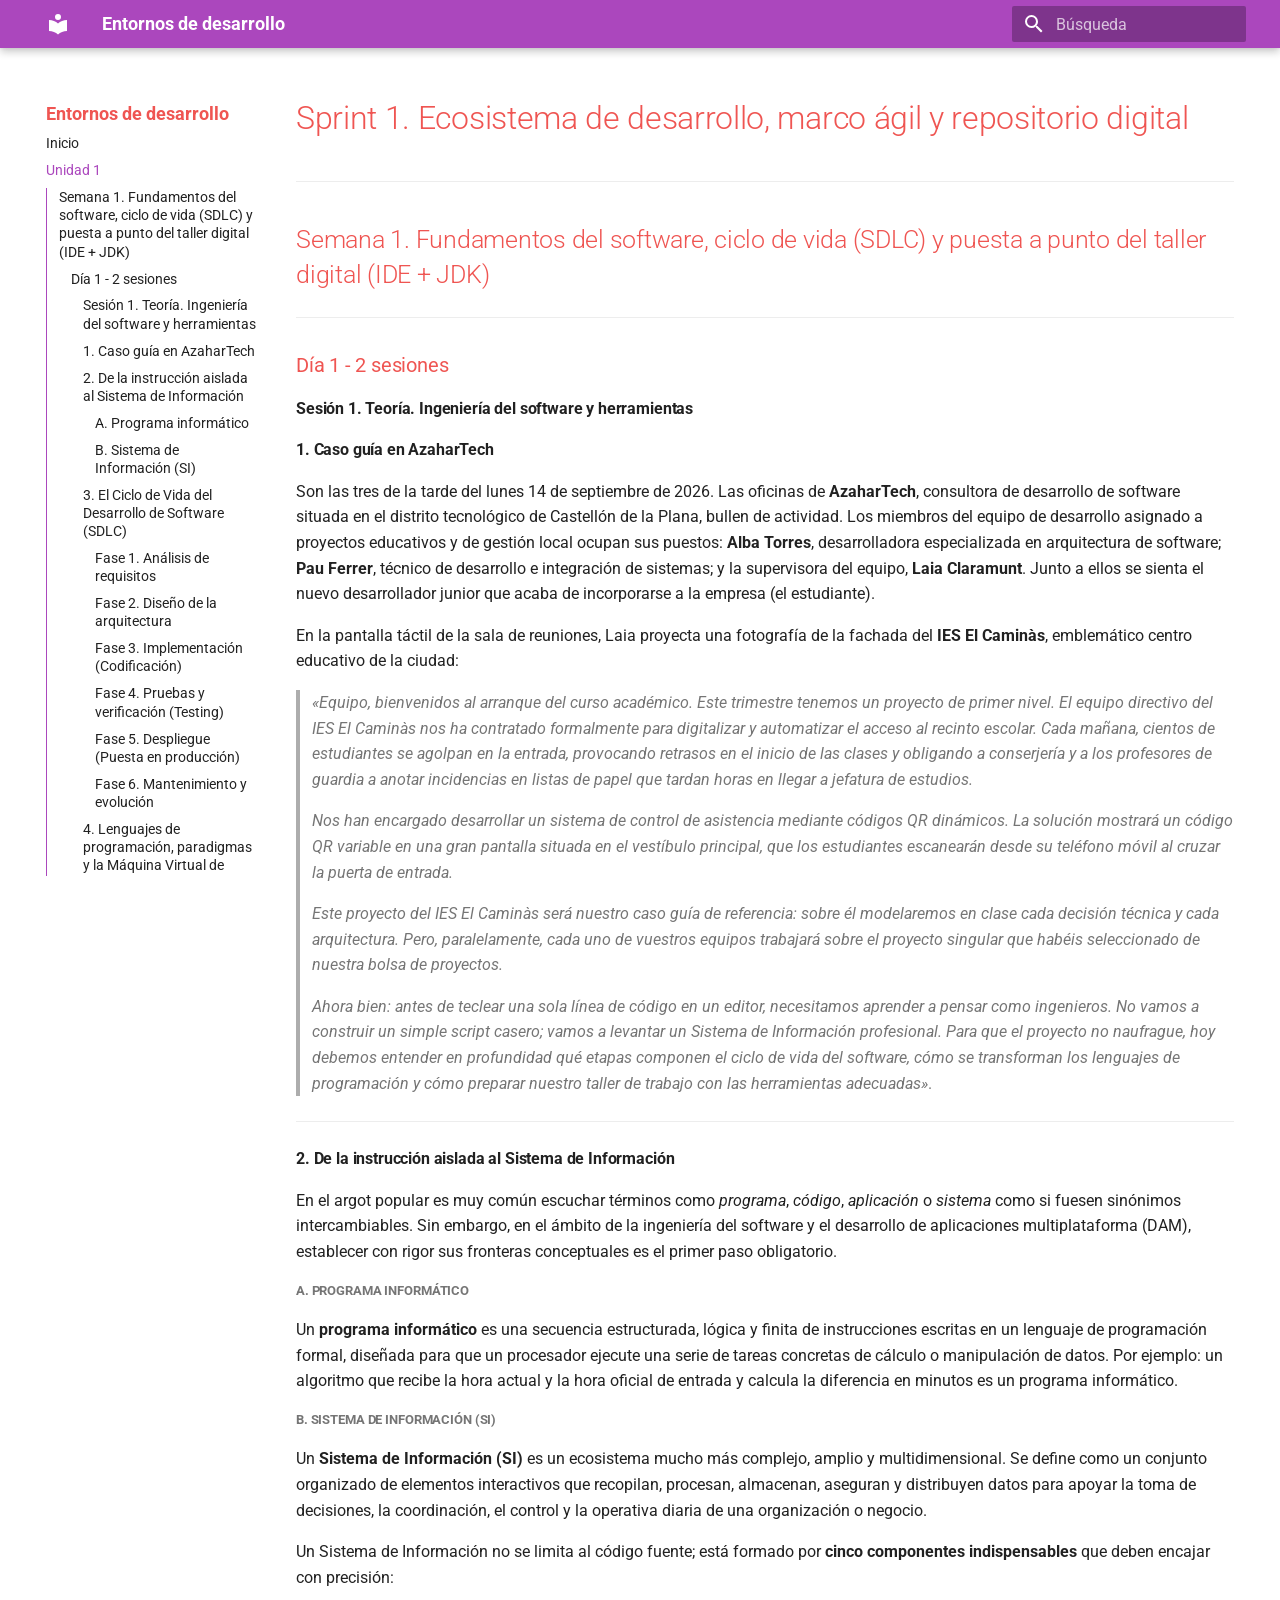
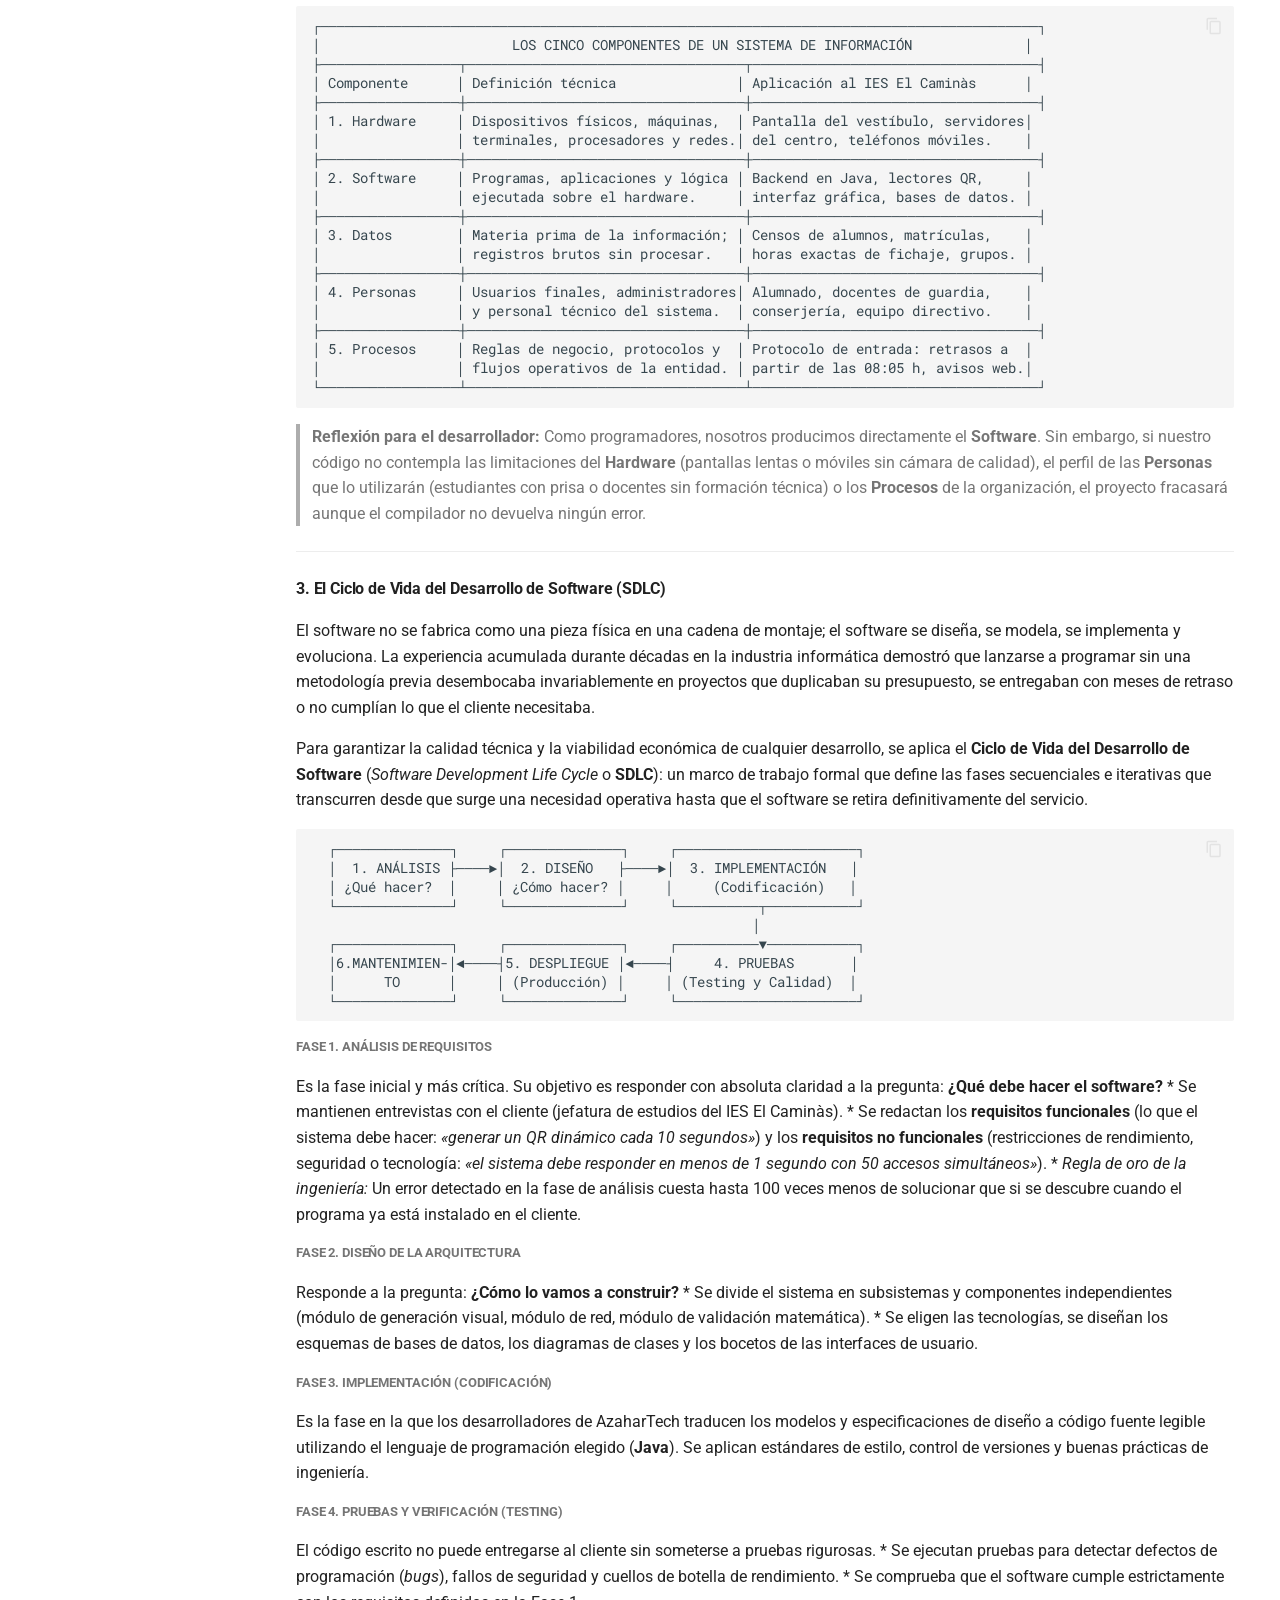
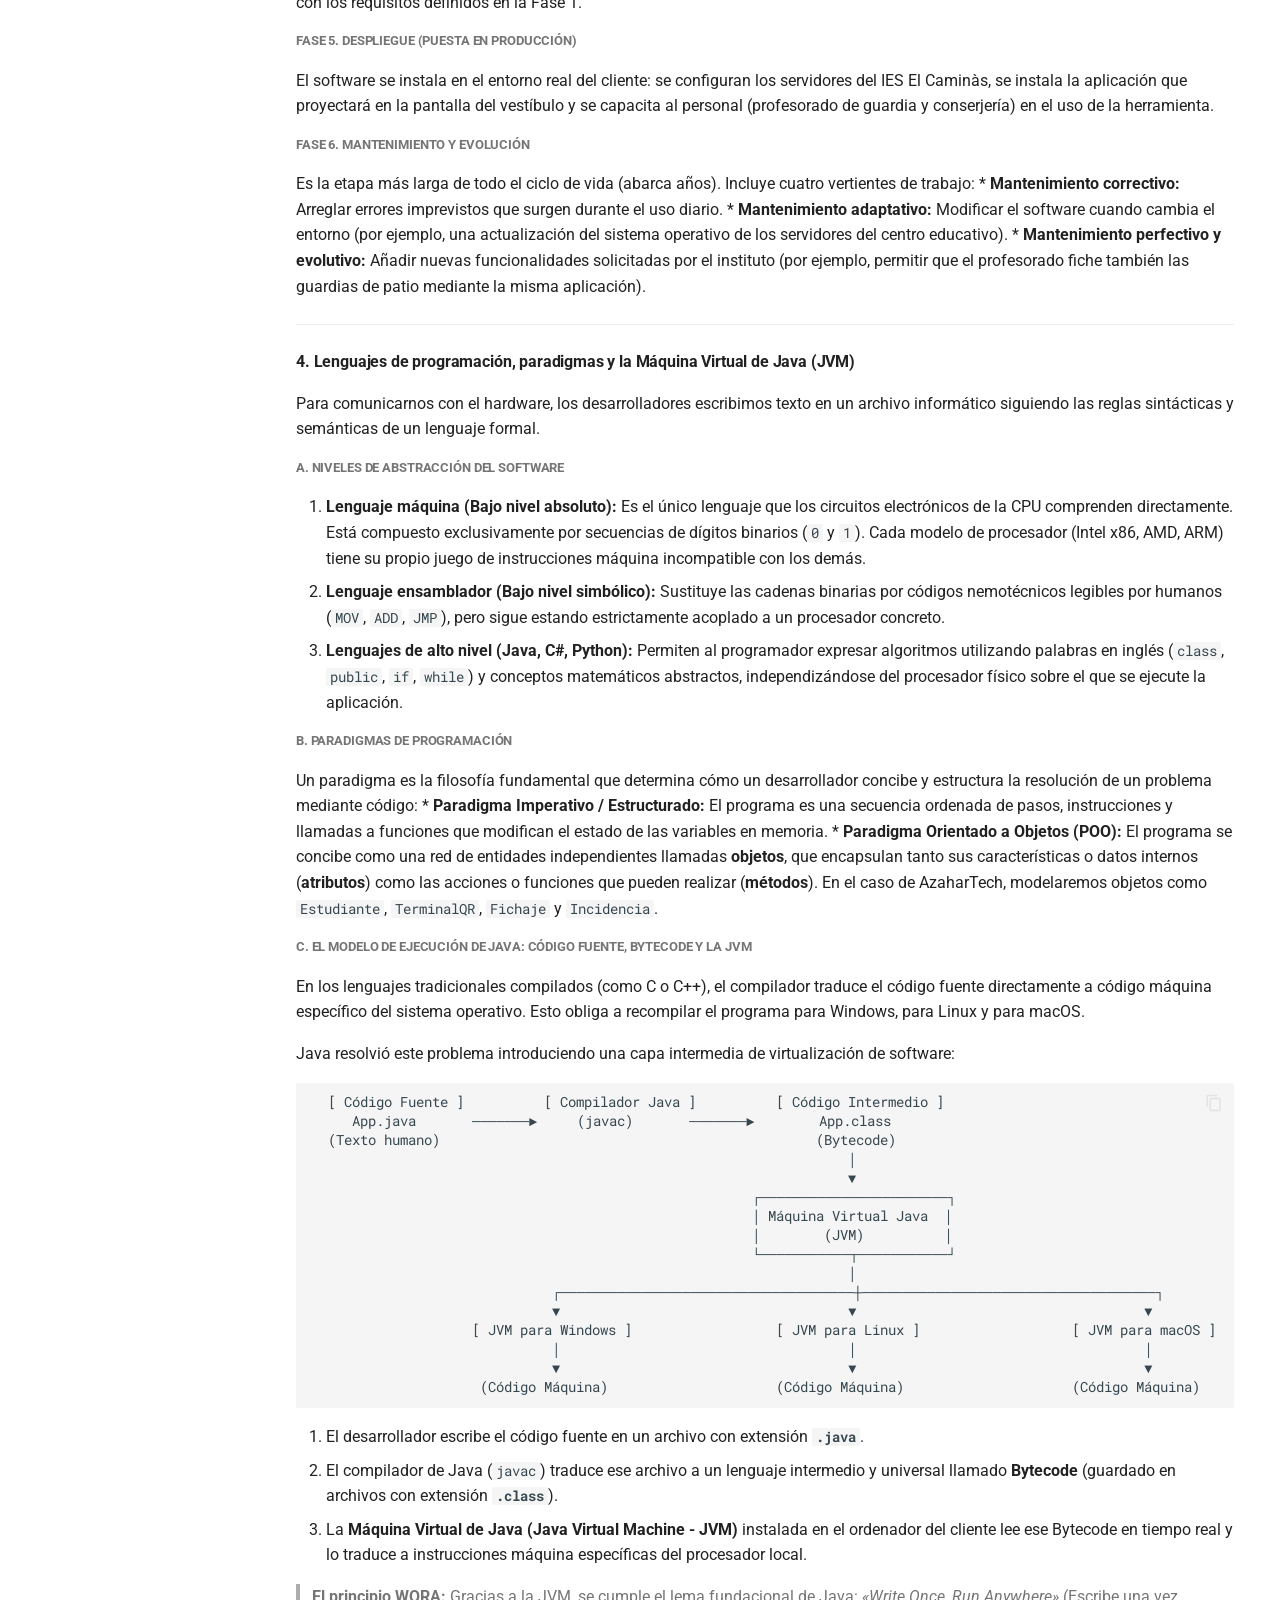
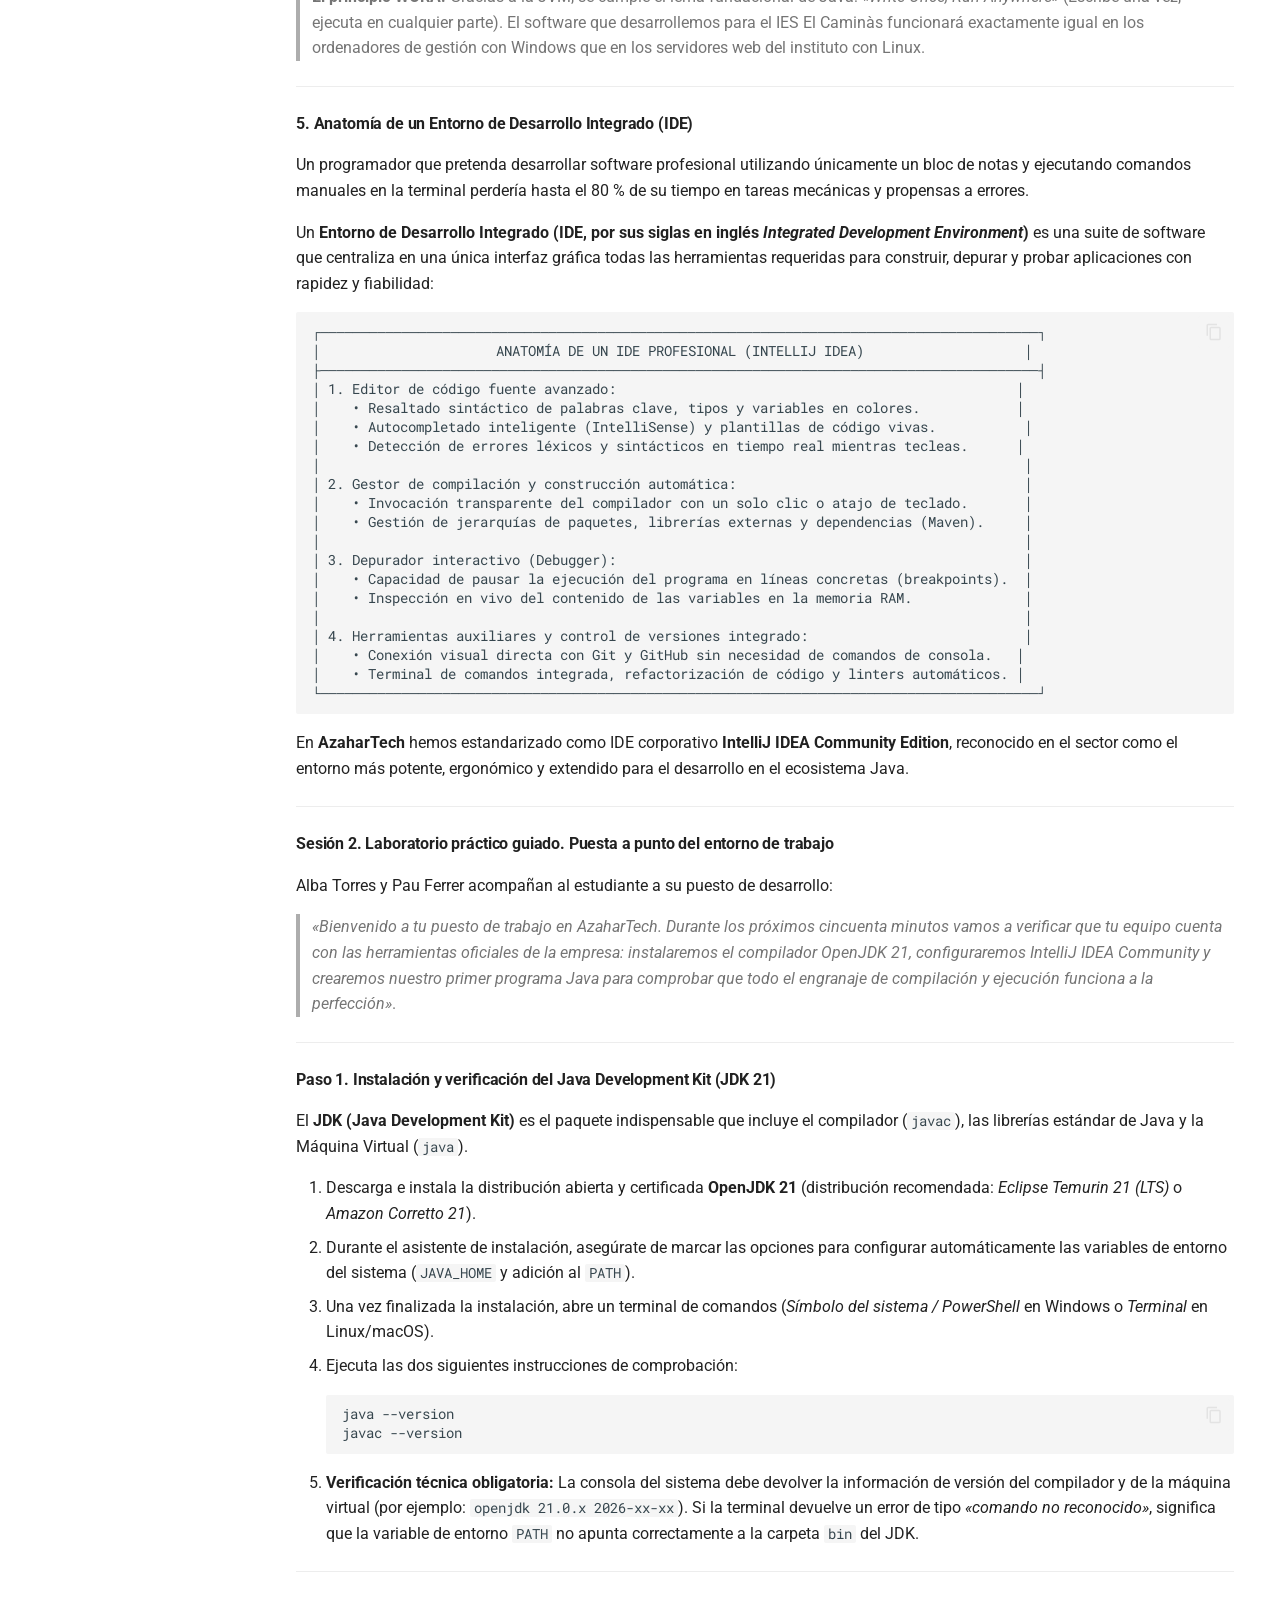
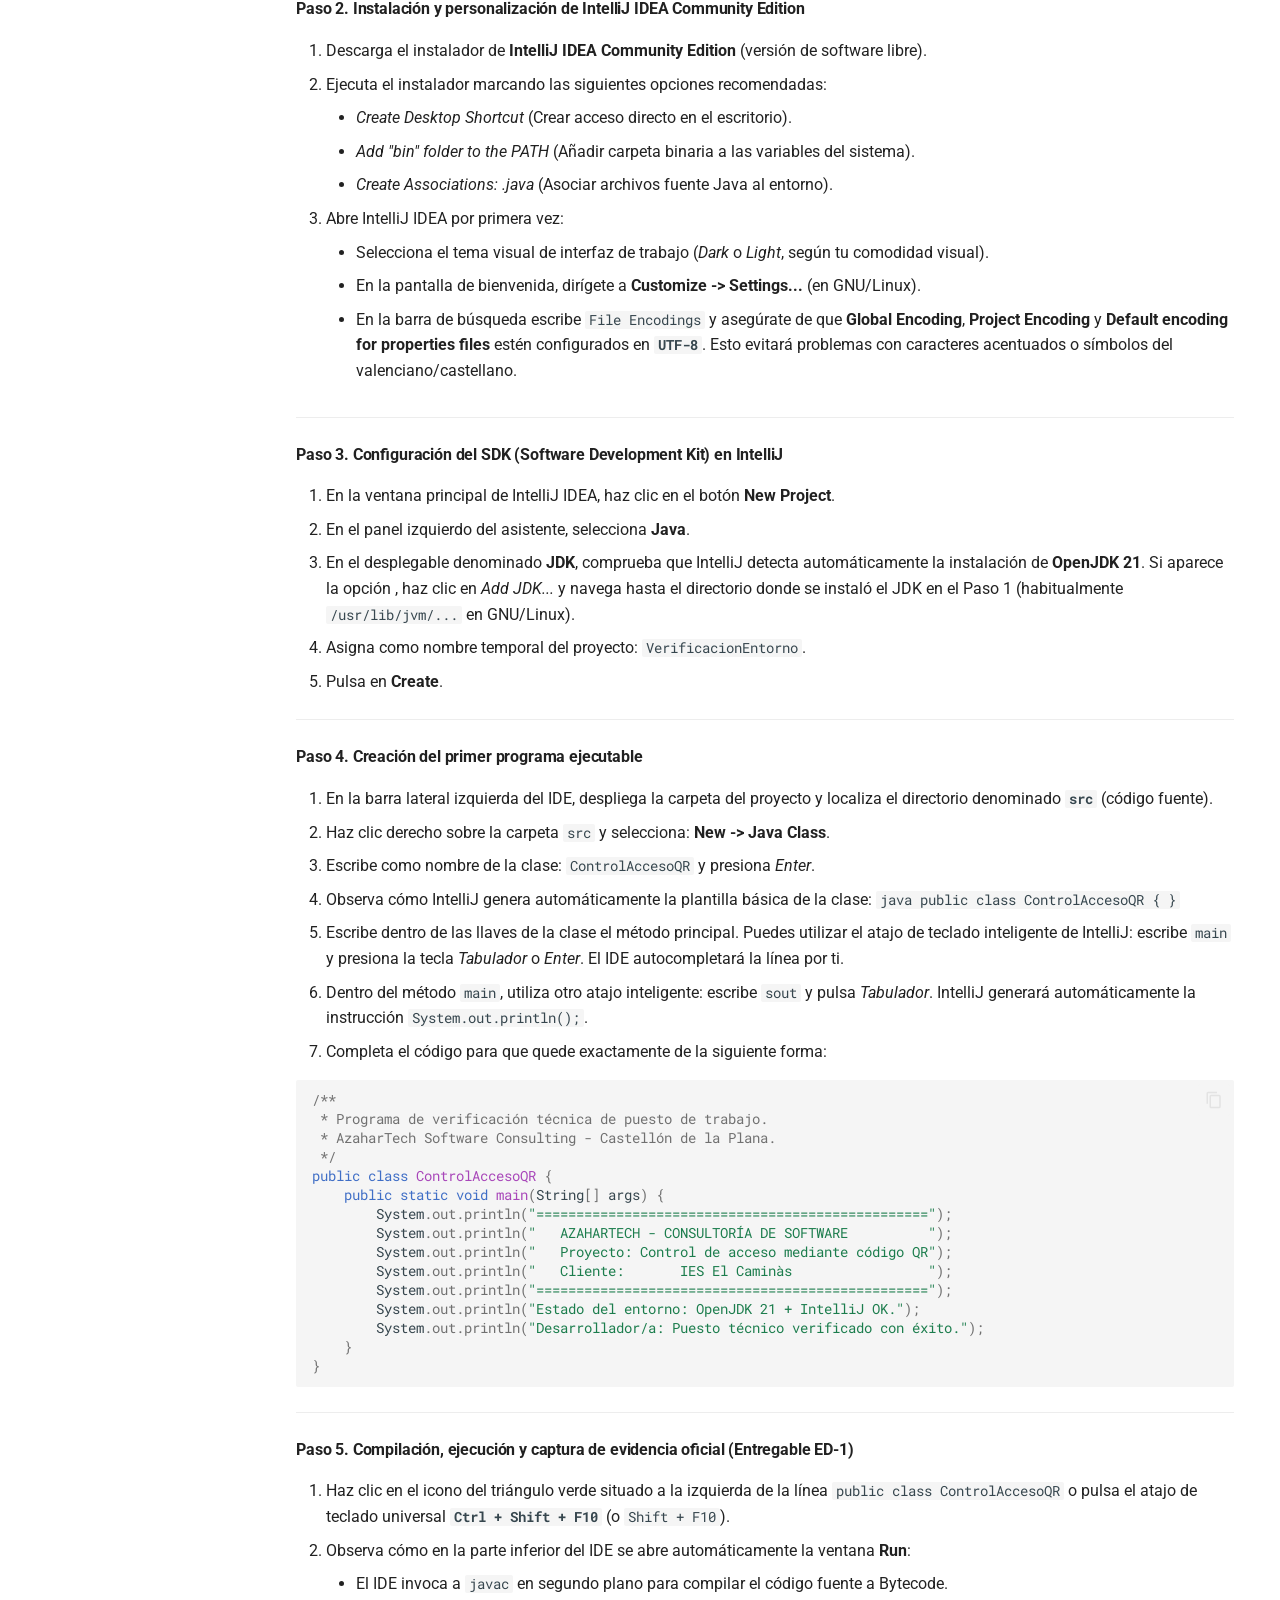
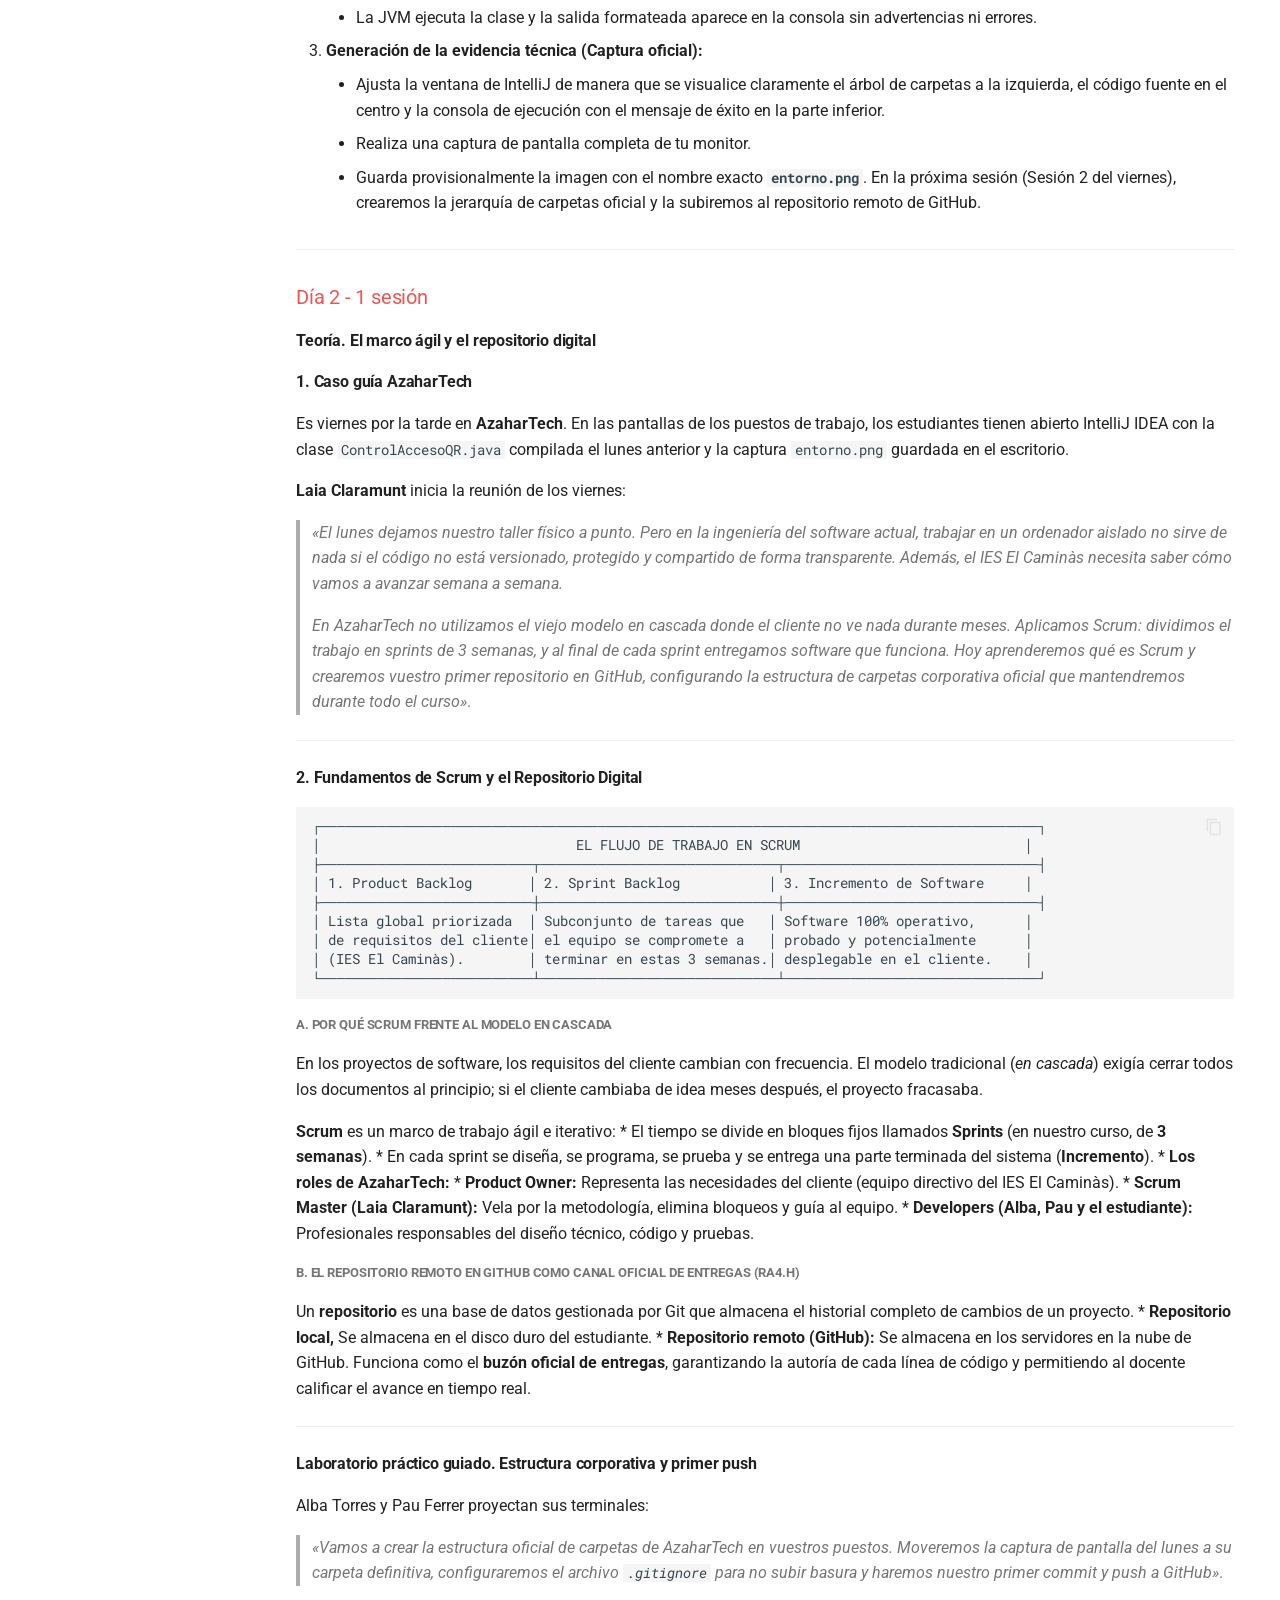
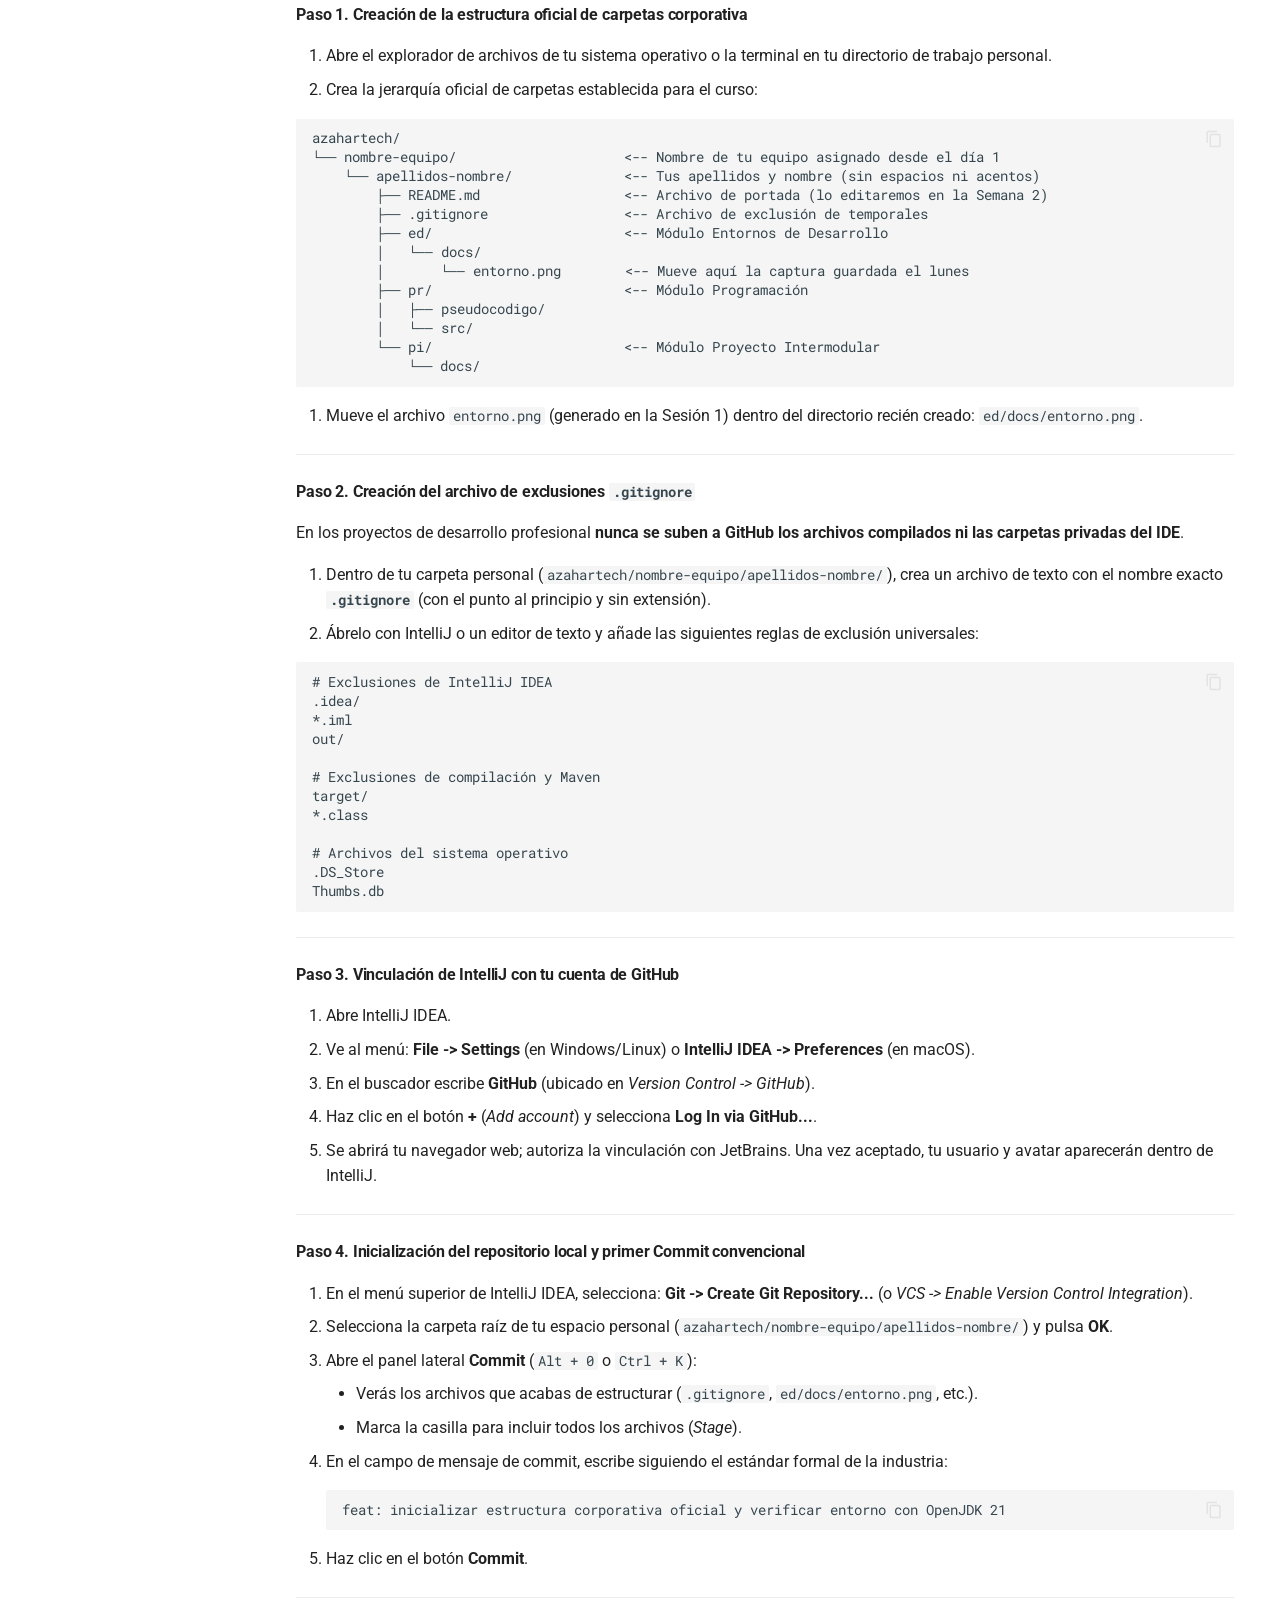
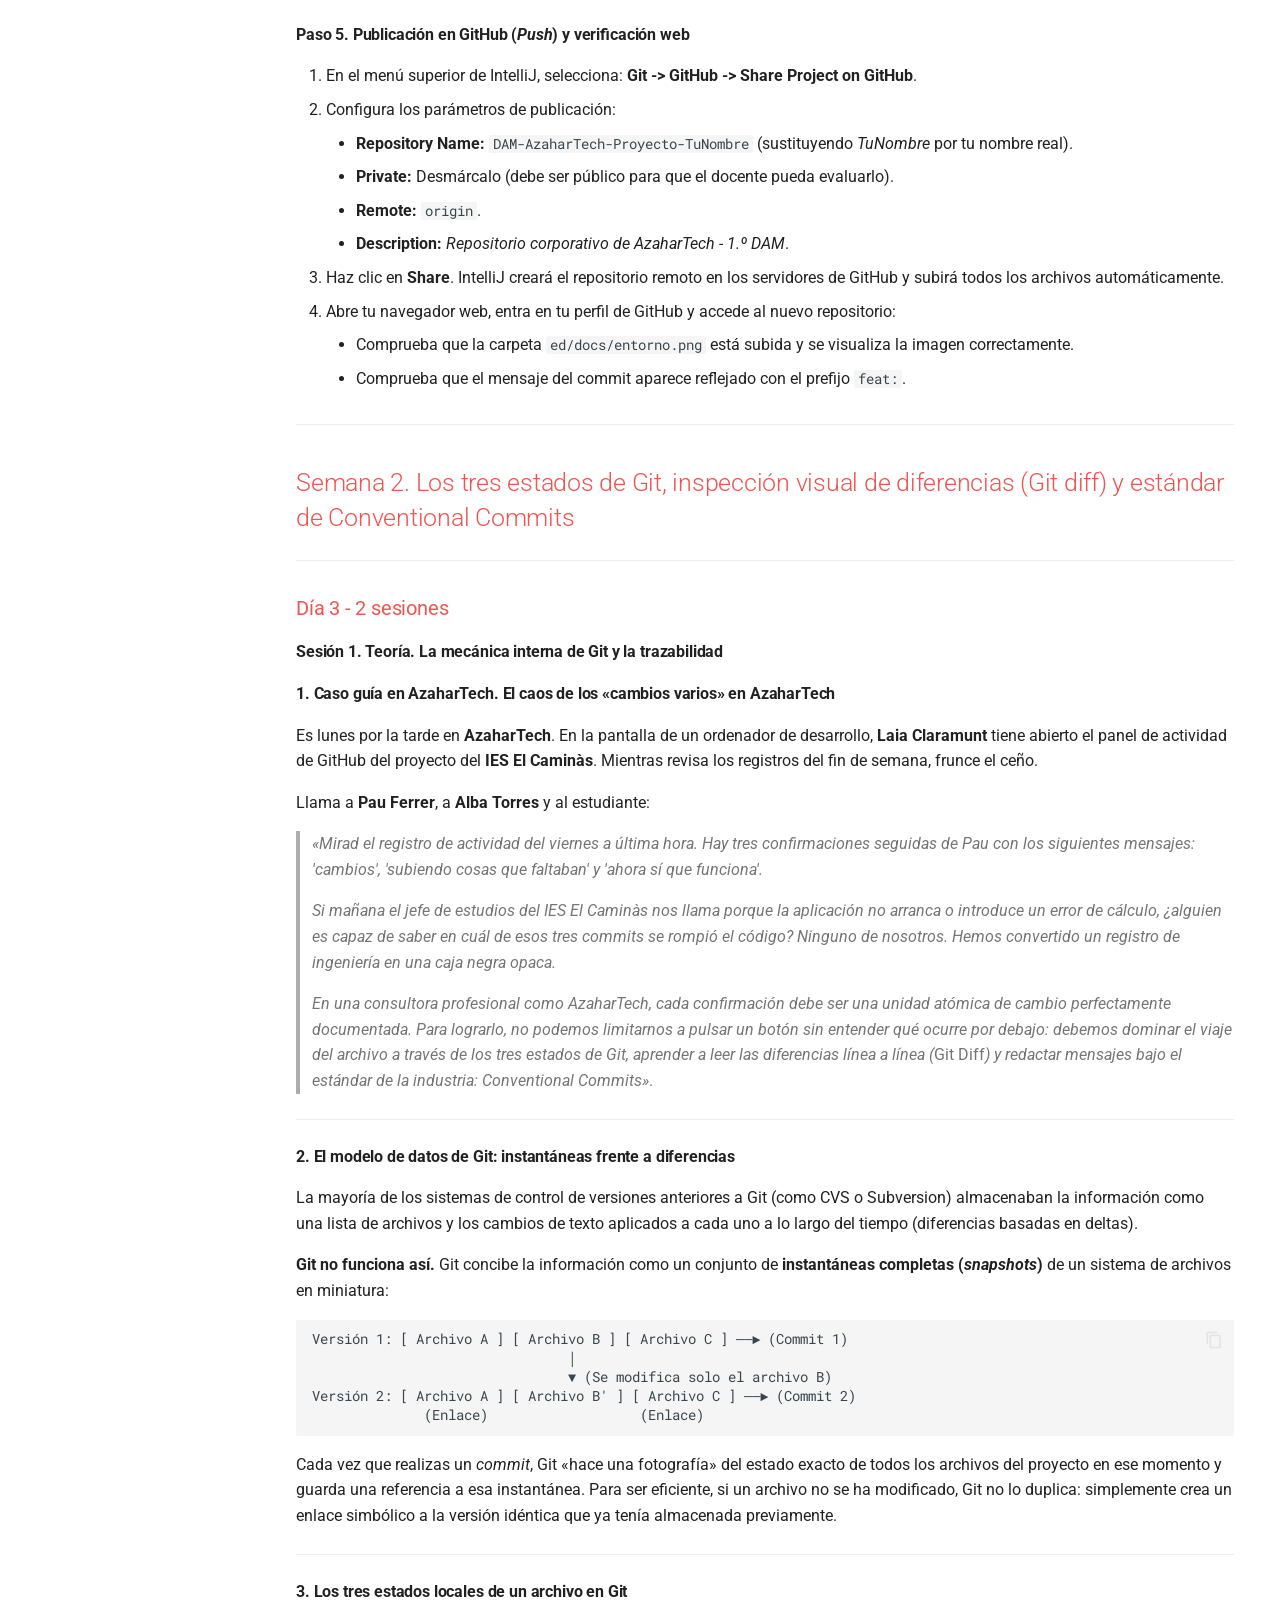
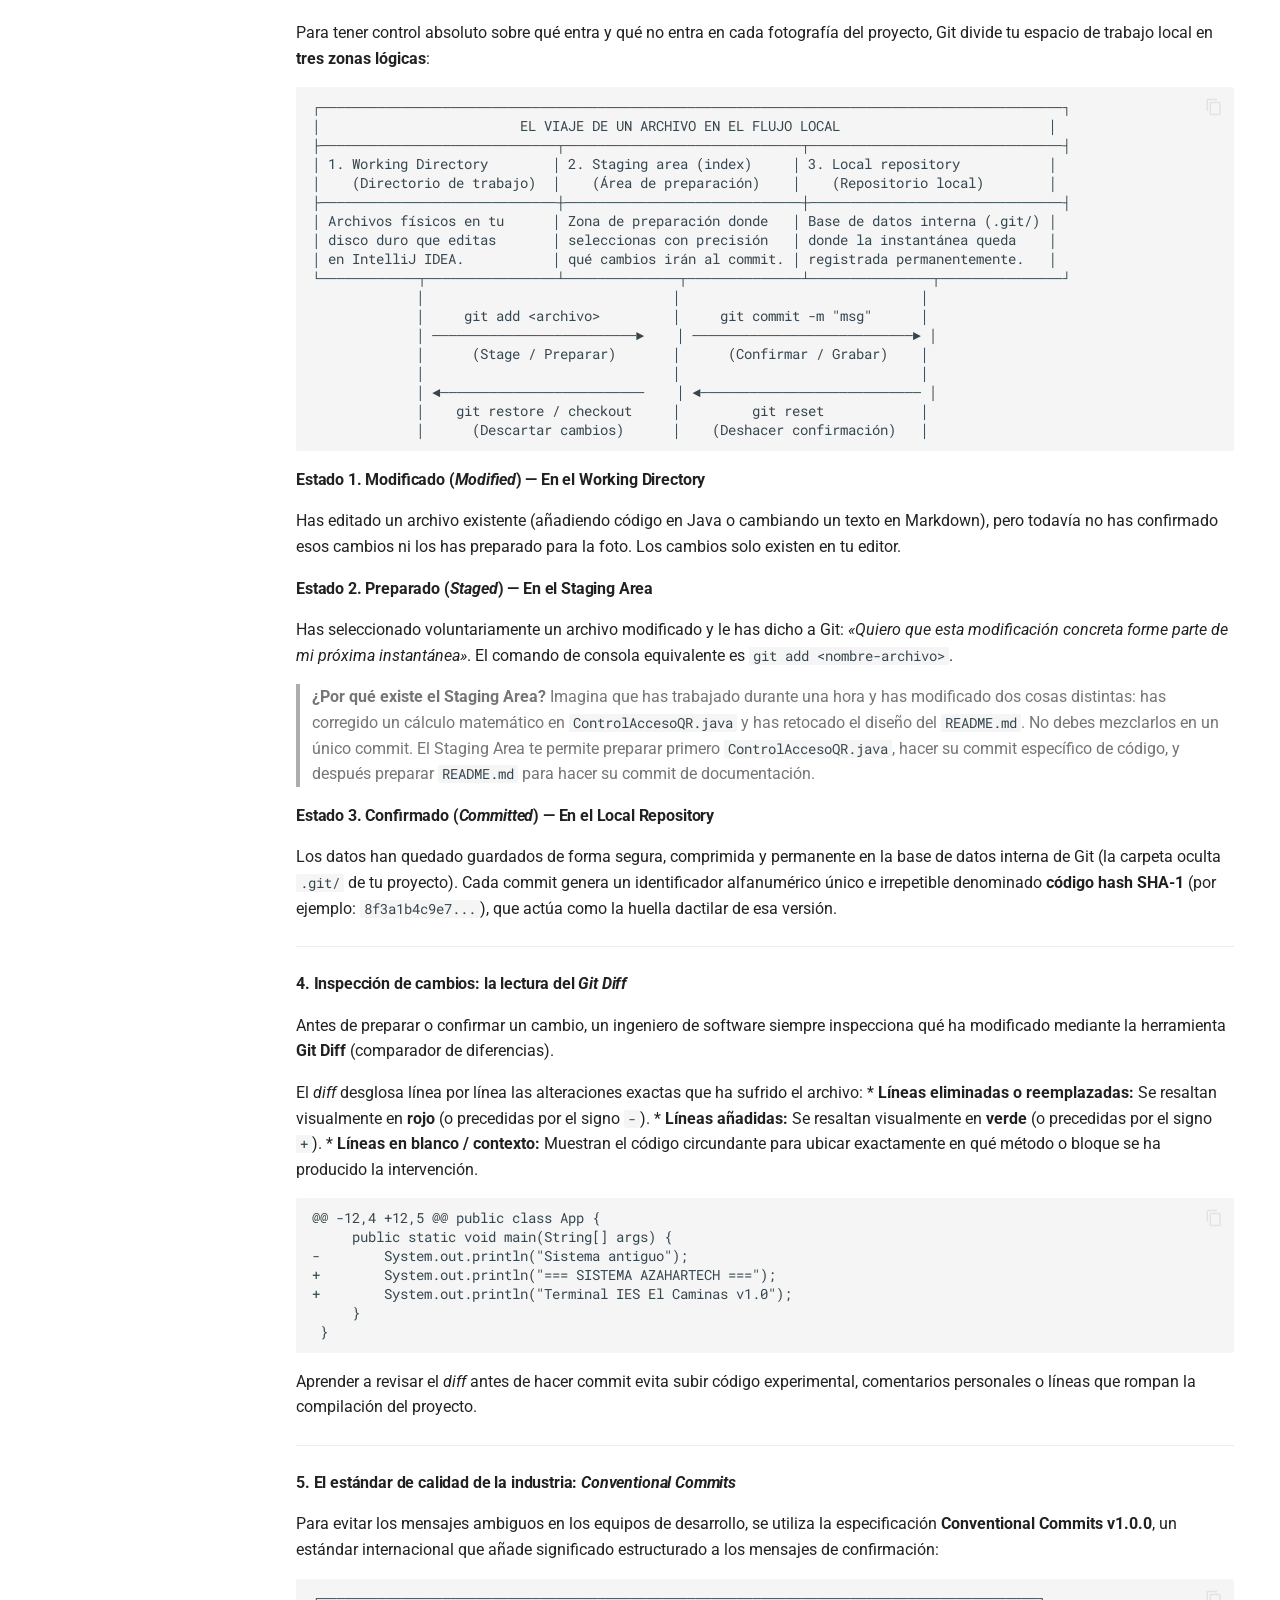
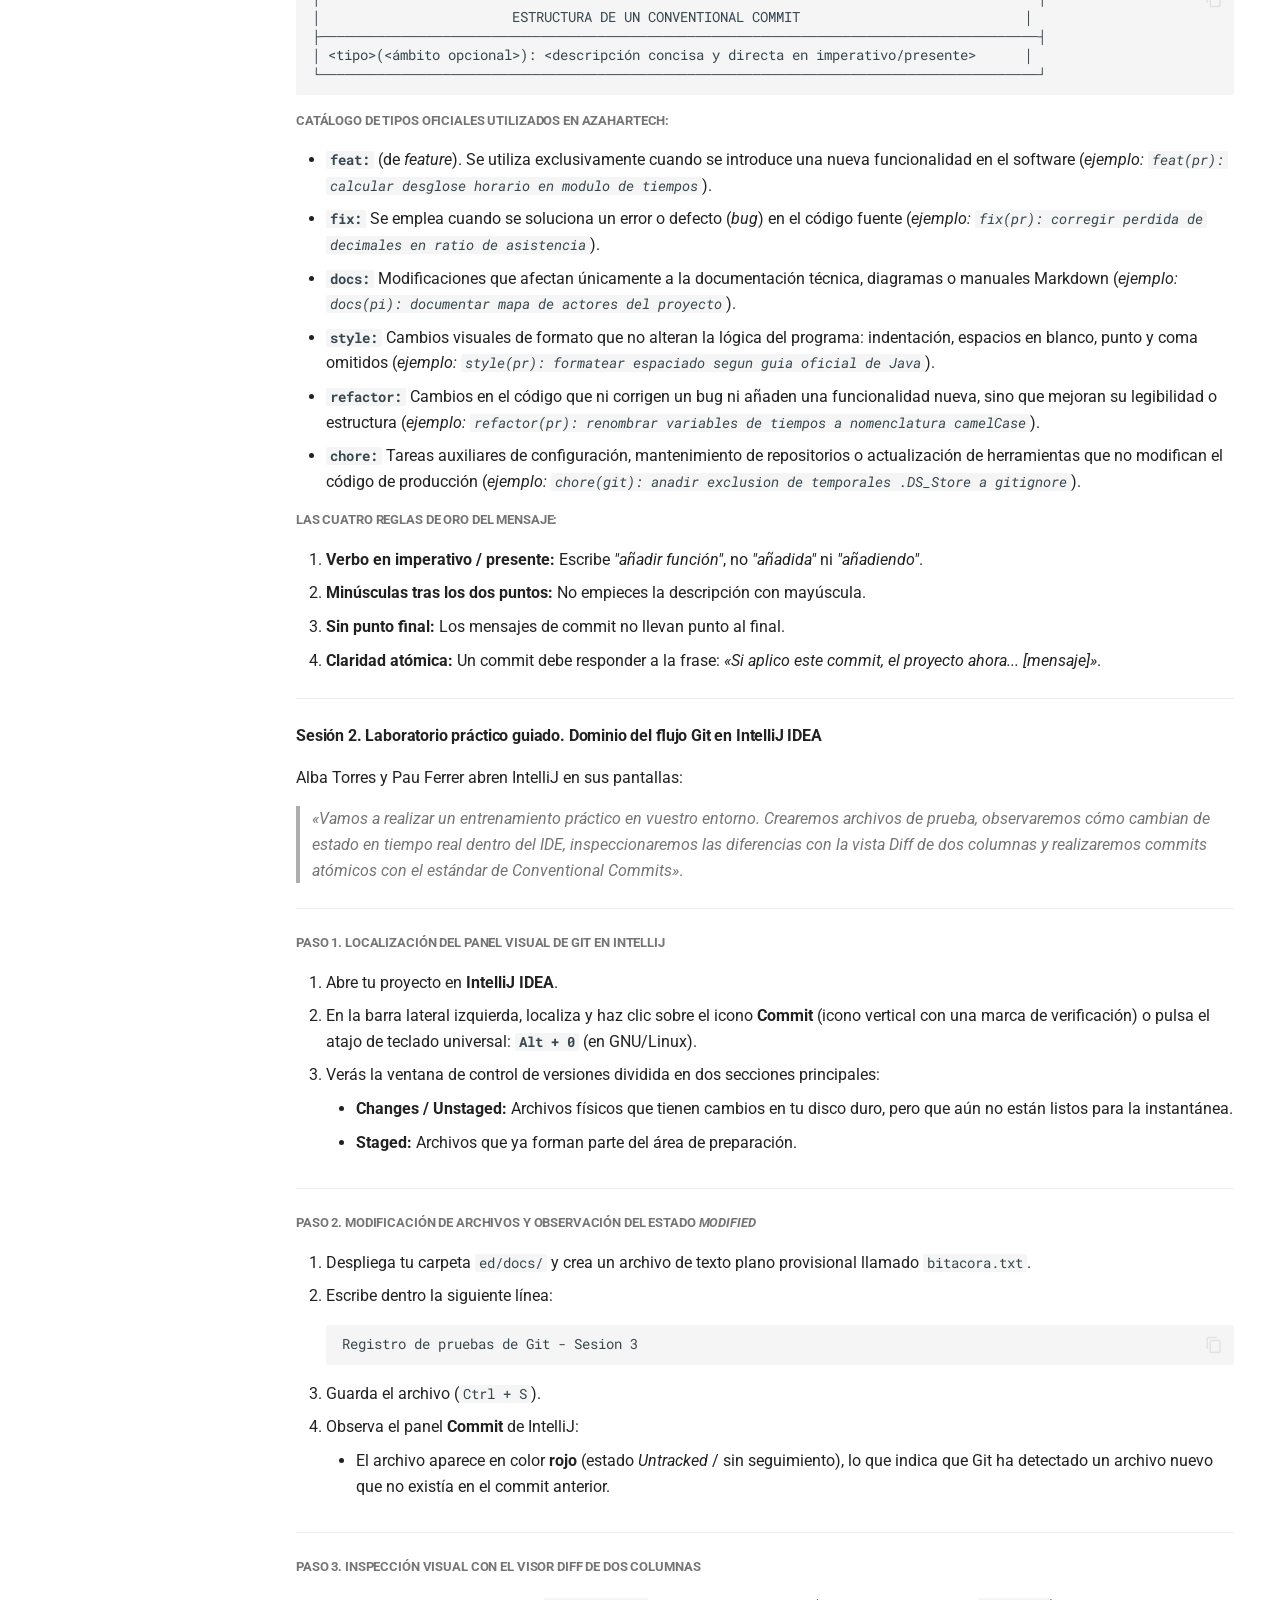
<file: unidad1.html>
<!doctype html>
<html lang="es" class="no-js">
  <head>
    
      <meta charset="utf-8">
      <meta name="viewport" content="width=device-width,initial-scale=1">
      
      
        <meta name="author" content="Cristian Garcia">
      
      
        <link rel="canonical" href="https://garmarcj.github.io/DAM-ED-20262027/unidad1.html">
      
      
        <link rel="prev" href="index.html">
      
      
        <link rel="next" href="unidad2.html">
      
      
        
      
      
      <link rel="icon" href="assets/images/favicon.png">
      <meta name="generator" content="mkdocs-1.6.1, mkdocs-material-9.7.7">
    
    
      
        <title>Unidad 1 - Entornos de desarrollo</title>
      
    
    
      <link rel="stylesheet" href="assets/stylesheets/main.ec1eaa64.min.css">
      
        
        <link rel="stylesheet" href="assets/stylesheets/palette.ab4e12ef.min.css">
      
      


    
    
      
    
    
      
        
        
        <link rel="preconnect" href="https://fonts.gstatic.com" crossorigin>
        <link rel="stylesheet" href="https://fonts.googleapis.com/css?family=Roboto:300,300i,400,400i,700,700i%7CRoboto+Mono:400,400i,700,700i&display=fallback">
        <style>:root{--md-text-font:"Roboto";--md-code-font:"Roboto Mono"}</style>
      
    
    
      <link rel="stylesheet" href="stylesheets/extra.css">
    
    <script>__md_scope=new URL(".",location),__md_hash=e=>[...e].reduce(((e,_)=>(e<<5)-e+_.charCodeAt(0)),0),__md_get=(e,_=localStorage,t=__md_scope)=>JSON.parse(_.getItem(t.pathname+"."+e)),__md_set=(e,_,t=localStorage,a=__md_scope)=>{try{t.setItem(a.pathname+"."+e,JSON.stringify(_))}catch(e){}}</script>
    
      

    
    
  </head>
  
  
    
    
    
    
    
    <body dir="ltr" data-md-color-scheme="default" data-md-color-primary="purple" data-md-color-accent="indigo">
  
    
    <input class="md-toggle" data-md-toggle="drawer" type="checkbox" id="__drawer" autocomplete="off">
    <input class="md-toggle" data-md-toggle="search" type="checkbox" id="__search" autocomplete="off">
    <label class="md-overlay" for="__drawer"></label>
    <div data-md-component="skip">
      
        
        <a href="#sprint-1-ecosistema-de-desarrollo-marco-agil-y-repositorio-digital" class="md-skip">
          Saltar a contenido
        </a>
      
    </div>
    <div data-md-component="announce">
      
    </div>
    
    
      

  

<header class="md-header md-header--shadow" data-md-component="header">
  <nav class="md-header__inner md-grid" aria-label="Cabecera">
    <a href="index.html" title="Entornos de desarrollo" class="md-header__button md-logo" aria-label="Entornos de desarrollo" data-md-component="logo">
      
  
  <svg xmlns="http://www.w3.org/2000/svg" viewBox="0 0 24 24"><path d="M12 8a3 3 0 0 0 3-3 3 3 0 0 0-3-3 3 3 0 0 0-3 3 3 3 0 0 0 3 3m0 3.54C9.64 9.35 6.5 8 3 8v11c3.5 0 6.64 1.35 9 3.54 2.36-2.19 5.5-3.54 9-3.54V8c-3.5 0-6.64 1.35-9 3.54"/></svg>

    </a>
    <label class="md-header__button md-icon" for="__drawer">
      
      <svg xmlns="http://www.w3.org/2000/svg" viewBox="0 0 24 24"><path d="M3 6h18v2H3zm0 5h18v2H3zm0 5h18v2H3z"/></svg>
    </label>
    <div class="md-header__title" data-md-component="header-title">
      <div class="md-header__ellipsis">
        <div class="md-header__topic">
          <span class="md-ellipsis">
            Entornos de desarrollo
          </span>
        </div>
        <div class="md-header__topic" data-md-component="header-topic">
          <span class="md-ellipsis">
            
              Unidad 1
            
          </span>
        </div>
      </div>
    </div>
    
      
    
    
    
    
      
      
        <label class="md-header__button md-icon" for="__search">
          
          <svg xmlns="http://www.w3.org/2000/svg" viewBox="0 0 24 24"><path d="M9.5 3A6.5 6.5 0 0 1 16 9.5c0 1.61-.59 3.09-1.56 4.23l.27.27h.79l5 5-1.5 1.5-5-5v-.79l-.27-.27A6.52 6.52 0 0 1 9.5 16 6.5 6.5 0 0 1 3 9.5 6.5 6.5 0 0 1 9.5 3m0 2C7 5 5 7 5 9.5S7 14 9.5 14 14 12 14 9.5 12 5 9.5 5"/></svg>
        </label>
        <div class="md-search" data-md-component="search" role="dialog">
  <label class="md-search__overlay" for="__search"></label>
  <div class="md-search__inner" role="search">
    <form class="md-search__form" name="search">
      <input type="text" class="md-search__input" name="query" aria-label="Búsqueda" placeholder="Búsqueda" autocapitalize="off" autocorrect="off" autocomplete="off" spellcheck="false" data-md-component="search-query" required>
      <label class="md-search__icon md-icon" for="__search">
        
        <svg xmlns="http://www.w3.org/2000/svg" viewBox="0 0 24 24"><path d="M9.5 3A6.5 6.5 0 0 1 16 9.5c0 1.61-.59 3.09-1.56 4.23l.27.27h.79l5 5-1.5 1.5-5-5v-.79l-.27-.27A6.52 6.52 0 0 1 9.5 16 6.5 6.5 0 0 1 3 9.5 6.5 6.5 0 0 1 9.5 3m0 2C7 5 5 7 5 9.5S7 14 9.5 14 14 12 14 9.5 12 5 9.5 5"/></svg>
        
        <svg xmlns="http://www.w3.org/2000/svg" viewBox="0 0 24 24"><path d="M20 11v2H8l5.5 5.5-1.42 1.42L4.16 12l7.92-7.92L13.5 5.5 8 11z"/></svg>
      </label>
      <nav class="md-search__options" aria-label="Buscar">
        
        <button type="reset" class="md-search__icon md-icon" title="Limpiar" aria-label="Limpiar" tabindex="-1">
          
          <svg xmlns="http://www.w3.org/2000/svg" viewBox="0 0 24 24"><path d="M19 6.41 17.59 5 12 10.59 6.41 5 5 6.41 10.59 12 5 17.59 6.41 19 12 13.41 17.59 19 19 17.59 13.41 12z"/></svg>
        </button>
      </nav>
      
        <div class="md-search__suggest" data-md-component="search-suggest"></div>
      
    </form>
    <div class="md-search__output">
      <div class="md-search__scrollwrap" tabindex="0" data-md-scrollfix>
        <div class="md-search-result" data-md-component="search-result">
          <div class="md-search-result__meta">
            Inicializando búsqueda
          </div>
          <ol class="md-search-result__list" role="presentation"></ol>
        </div>
      </div>
    </div>
  </div>
</div>
      
    
    
  </nav>
  
</header>
    
    <div class="md-container" data-md-component="container">
      
      
        
          
        
      
      <main class="md-main" data-md-component="main">
        <div class="md-main__inner md-grid">
          
            
              
              <div class="md-sidebar md-sidebar--primary" data-md-component="sidebar" data-md-type="navigation" >
                <div class="md-sidebar__scrollwrap">
                  <div class="md-sidebar__inner">
                    



  

<nav class="md-nav md-nav--primary md-nav--integrated" aria-label="Navegación" data-md-level="0">
  <label class="md-nav__title" for="__drawer">
    <a href="index.html" title="Entornos de desarrollo" class="md-nav__button md-logo" aria-label="Entornos de desarrollo" data-md-component="logo">
      
  
  <svg xmlns="http://www.w3.org/2000/svg" viewBox="0 0 24 24"><path d="M12 8a3 3 0 0 0 3-3 3 3 0 0 0-3-3 3 3 0 0 0-3 3 3 3 0 0 0 3 3m0 3.54C9.64 9.35 6.5 8 3 8v11c3.5 0 6.64 1.35 9 3.54 2.36-2.19 5.5-3.54 9-3.54V8c-3.5 0-6.64 1.35-9 3.54"/></svg>

    </a>
    Entornos de desarrollo
  </label>
  
  <ul class="md-nav__list" data-md-scrollfix>
    
      
      
  
  
  
  
    <li class="md-nav__item">
      <a href="index.html" class="md-nav__link">
        
  
  
  <span class="md-ellipsis">
    
  
    Inicio
  

    
  </span>
  
  

      </a>
    </li>
  

    
      
      
  
  
    
  
  
  
    <li class="md-nav__item md-nav__item--active">
      
      <input class="md-nav__toggle md-toggle" type="checkbox" id="__toc">
      
      
        
      
      
        <label class="md-nav__link md-nav__link--active" for="__toc">
          
  
  
  <span class="md-ellipsis">
    
  
    Unidad 1
  

    
  </span>
  
  

          <span class="md-nav__icon md-icon"></span>
        </label>
      
      <a href="unidad1.html" class="md-nav__link md-nav__link--active">
        
  
  
  <span class="md-ellipsis">
    
  
    Unidad 1
  

    
  </span>
  
  

      </a>
      
        

<nav class="md-nav md-nav--secondary" aria-label="Tabla de contenidos">
  
  
  
    
  
  
    <label class="md-nav__title" for="__toc">
      <span class="md-nav__icon md-icon"></span>
      Tabla de contenidos
    </label>
    <ul class="md-nav__list" data-md-component="toc" data-md-scrollfix>
      
        <li class="md-nav__item">
  <a href="#semana-1-fundamentos-del-software-ciclo-de-vida-sdlc-y-puesta-a-punto-del-taller-digital-ide-jdk" class="md-nav__link">
    <span class="md-ellipsis">
      
        Semana 1. Fundamentos del software, ciclo de vida (SDLC) y puesta a punto del taller digital (IDE + JDK)
      
    </span>
  </a>
  
    <nav class="md-nav" aria-label="Semana 1. Fundamentos del software, ciclo de vida (SDLC) y puesta a punto del taller digital (IDE + JDK)">
      <ul class="md-nav__list">
        
          <li class="md-nav__item">
  <a href="#dia-1-2-sesiones" class="md-nav__link">
    <span class="md-ellipsis">
      
        Día 1 - 2 sesiones
      
    </span>
  </a>
  
    <nav class="md-nav" aria-label="Día 1 - 2 sesiones">
      <ul class="md-nav__list">
        
          <li class="md-nav__item">
  <a href="#sesion-1-teoria-ingenieria-del-software-y-herramientas" class="md-nav__link">
    <span class="md-ellipsis">
      
        Sesión 1. Teoría. Ingeniería del software y herramientas
      
    </span>
  </a>
  
</li>
        
          <li class="md-nav__item">
  <a href="#1-caso-guia-en-azahartech" class="md-nav__link">
    <span class="md-ellipsis">
      
        1. Caso guía en AzaharTech
      
    </span>
  </a>
  
</li>
        
          <li class="md-nav__item">
  <a href="#2-de-la-instruccion-aislada-al-sistema-de-informacion" class="md-nav__link">
    <span class="md-ellipsis">
      
        2. De la instrucción aislada al Sistema de Información
      
    </span>
  </a>
  
    <nav class="md-nav" aria-label="2. De la instrucción aislada al Sistema de Información">
      <ul class="md-nav__list">
        
          <li class="md-nav__item">
  <a href="#a-programa-informatico" class="md-nav__link">
    <span class="md-ellipsis">
      
        A. Programa informático
      
    </span>
  </a>
  
</li>
        
          <li class="md-nav__item">
  <a href="#b-sistema-de-informacion-si" class="md-nav__link">
    <span class="md-ellipsis">
      
        B. Sistema de Información (SI)
      
    </span>
  </a>
  
</li>
        
      </ul>
    </nav>
  
</li>
        
          <li class="md-nav__item">
  <a href="#3-el-ciclo-de-vida-del-desarrollo-de-software-sdlc" class="md-nav__link">
    <span class="md-ellipsis">
      
        3. El Ciclo de Vida del Desarrollo de Software (SDLC)
      
    </span>
  </a>
  
    <nav class="md-nav" aria-label="3. El Ciclo de Vida del Desarrollo de Software (SDLC)">
      <ul class="md-nav__list">
        
          <li class="md-nav__item">
  <a href="#fase-1-analisis-de-requisitos" class="md-nav__link">
    <span class="md-ellipsis">
      
        Fase 1. Análisis de requisitos
      
    </span>
  </a>
  
</li>
        
          <li class="md-nav__item">
  <a href="#fase-2-diseno-de-la-arquitectura" class="md-nav__link">
    <span class="md-ellipsis">
      
        Fase 2. Diseño de la arquitectura
      
    </span>
  </a>
  
</li>
        
          <li class="md-nav__item">
  <a href="#fase-3-implementacion-codificacion" class="md-nav__link">
    <span class="md-ellipsis">
      
        Fase 3. Implementación (Codificación)
      
    </span>
  </a>
  
</li>
        
          <li class="md-nav__item">
  <a href="#fase-4-pruebas-y-verificacion-testing" class="md-nav__link">
    <span class="md-ellipsis">
      
        Fase 4. Pruebas y verificación (Testing)
      
    </span>
  </a>
  
</li>
        
          <li class="md-nav__item">
  <a href="#fase-5-despliegue-puesta-en-produccion" class="md-nav__link">
    <span class="md-ellipsis">
      
        Fase 5. Despliegue (Puesta en producción)
      
    </span>
  </a>
  
</li>
        
          <li class="md-nav__item">
  <a href="#fase-6-mantenimiento-y-evolucion" class="md-nav__link">
    <span class="md-ellipsis">
      
        Fase 6. Mantenimiento y evolución
      
    </span>
  </a>
  
</li>
        
      </ul>
    </nav>
  
</li>
        
          <li class="md-nav__item">
  <a href="#4-lenguajes-de-programacion-paradigmas-y-la-maquina-virtual-de-java-jvm" class="md-nav__link">
    <span class="md-ellipsis">
      
        4. Lenguajes de programación, paradigmas y la Máquina Virtual de Java (JVM)
      
    </span>
  </a>
  
    <nav class="md-nav" aria-label="4. Lenguajes de programación, paradigmas y la Máquina Virtual de Java (JVM)">
      <ul class="md-nav__list">
        
          <li class="md-nav__item">
  <a href="#a-niveles-de-abstraccion-del-software" class="md-nav__link">
    <span class="md-ellipsis">
      
        A. Niveles de abstracción del software
      
    </span>
  </a>
  
</li>
        
          <li class="md-nav__item">
  <a href="#b-paradigmas-de-programacion" class="md-nav__link">
    <span class="md-ellipsis">
      
        B. Paradigmas de programación
      
    </span>
  </a>
  
</li>
        
          <li class="md-nav__item">
  <a href="#c-el-modelo-de-ejecucion-de-java-codigo-fuente-bytecode-y-la-jvm" class="md-nav__link">
    <span class="md-ellipsis">
      
        C. El modelo de ejecución de Java: código fuente, bytecode y la JVM
      
    </span>
  </a>
  
</li>
        
      </ul>
    </nav>
  
</li>
        
          <li class="md-nav__item">
  <a href="#5-anatomia-de-un-entorno-de-desarrollo-integrado-ide" class="md-nav__link">
    <span class="md-ellipsis">
      
        5. Anatomía de un Entorno de Desarrollo Integrado (IDE)
      
    </span>
  </a>
  
</li>
        
          <li class="md-nav__item">
  <a href="#sesion-2-laboratorio-practico-guiado-puesta-a-punto-del-entorno-de-trabajo" class="md-nav__link">
    <span class="md-ellipsis">
      
        Sesión 2. Laboratorio práctico guiado. Puesta a punto del entorno de trabajo
      
    </span>
  </a>
  
</li>
        
          <li class="md-nav__item">
  <a href="#paso-1-instalacion-y-verificacion-del-java-development-kit-jdk-21" class="md-nav__link">
    <span class="md-ellipsis">
      
        Paso 1. Instalación y verificación del Java Development Kit (JDK 21)
      
    </span>
  </a>
  
</li>
        
          <li class="md-nav__item">
  <a href="#paso-2-instalacion-y-personalizacion-de-intellij-idea-community-edition" class="md-nav__link">
    <span class="md-ellipsis">
      
        Paso 2. Instalación y personalización de IntelliJ IDEA Community Edition
      
    </span>
  </a>
  
</li>
        
          <li class="md-nav__item">
  <a href="#paso-3-configuracion-del-sdk-software-development-kit-en-intellij" class="md-nav__link">
    <span class="md-ellipsis">
      
        Paso 3. Configuración del SDK (Software Development Kit) en IntelliJ
      
    </span>
  </a>
  
</li>
        
          <li class="md-nav__item">
  <a href="#paso-4-creacion-del-primer-programa-ejecutable" class="md-nav__link">
    <span class="md-ellipsis">
      
        Paso 4. Creación del primer programa ejecutable
      
    </span>
  </a>
  
</li>
        
          <li class="md-nav__item">
  <a href="#paso-5-compilacion-ejecucion-y-captura-de-evidencia-oficial-entregable-ed-1" class="md-nav__link">
    <span class="md-ellipsis">
      
        Paso 5. Compilación, ejecución y captura de evidencia oficial (Entregable ED-1)
      
    </span>
  </a>
  
</li>
        
      </ul>
    </nav>
  
</li>
        
          <li class="md-nav__item">
  <a href="#dia-2-1-sesion" class="md-nav__link">
    <span class="md-ellipsis">
      
        Día 2 - 1 sesión
      
    </span>
  </a>
  
    <nav class="md-nav" aria-label="Día 2 - 1 sesión">
      <ul class="md-nav__list">
        
          <li class="md-nav__item">
  <a href="#teoria-el-marco-agil-y-el-repositorio-digital" class="md-nav__link">
    <span class="md-ellipsis">
      
        Teoría. El marco ágil y el repositorio digital
      
    </span>
  </a>
  
</li>
        
          <li class="md-nav__item">
  <a href="#1-caso-guia-azahartech" class="md-nav__link">
    <span class="md-ellipsis">
      
        1. Caso guía AzaharTech
      
    </span>
  </a>
  
</li>
        
          <li class="md-nav__item">
  <a href="#2-fundamentos-de-scrum-y-el-repositorio-digital" class="md-nav__link">
    <span class="md-ellipsis">
      
        2. Fundamentos de Scrum y el Repositorio Digital
      
    </span>
  </a>
  
    <nav class="md-nav" aria-label="2. Fundamentos de Scrum y el Repositorio Digital">
      <ul class="md-nav__list">
        
          <li class="md-nav__item">
  <a href="#a-por-que-scrum-frente-al-modelo-en-cascada" class="md-nav__link">
    <span class="md-ellipsis">
      
        A. Por qué Scrum frente al modelo en cascada
      
    </span>
  </a>
  
</li>
        
          <li class="md-nav__item">
  <a href="#b-el-repositorio-remoto-en-github-como-canal-oficial-de-entregas-ra4h" class="md-nav__link">
    <span class="md-ellipsis">
      
        B. El Repositorio Remoto en GitHub como canal oficial de entregas (RA4.h)
      
    </span>
  </a>
  
</li>
        
      </ul>
    </nav>
  
</li>
        
          <li class="md-nav__item">
  <a href="#laboratorio-practico-guiado-estructura-corporativa-y-primer-push" class="md-nav__link">
    <span class="md-ellipsis">
      
        Laboratorio práctico guiado. Estructura corporativa y primer push
      
    </span>
  </a>
  
</li>
        
          <li class="md-nav__item">
  <a href="#paso-1-creacion-de-la-estructura-oficial-de-carpetas-corporativa" class="md-nav__link">
    <span class="md-ellipsis">
      
        Paso 1. Creación de la estructura oficial de carpetas corporativa
      
    </span>
  </a>
  
</li>
        
          <li class="md-nav__item">
  <a href="#paso-2-creacion-del-archivo-de-exclusiones-gitignore" class="md-nav__link">
    <span class="md-ellipsis">
      
        Paso 2. Creación del archivo de exclusiones .gitignore
      
    </span>
  </a>
  
</li>
        
          <li class="md-nav__item">
  <a href="#paso-3-vinculacion-de-intellij-con-tu-cuenta-de-github" class="md-nav__link">
    <span class="md-ellipsis">
      
        Paso 3. Vinculación de IntelliJ con tu cuenta de GitHub
      
    </span>
  </a>
  
</li>
        
          <li class="md-nav__item">
  <a href="#paso-4-inicializacion-del-repositorio-local-y-primer-commit-convencional" class="md-nav__link">
    <span class="md-ellipsis">
      
        Paso 4. Inicialización del repositorio local y primer Commit convencional
      
    </span>
  </a>
  
</li>
        
          <li class="md-nav__item">
  <a href="#paso-5-publicacion-en-github-push-y-verificacion-web" class="md-nav__link">
    <span class="md-ellipsis">
      
        Paso 5. Publicación en GitHub (Push) y verificación web
      
    </span>
  </a>
  
</li>
        
      </ul>
    </nav>
  
</li>
        
      </ul>
    </nav>
  
</li>
      
        <li class="md-nav__item">
  <a href="#semana-2-los-tres-estados-de-git-inspeccion-visual-de-diferencias-git-diff-y-estandar-de-conventional-commits" class="md-nav__link">
    <span class="md-ellipsis">
      
        Semana 2. Los tres estados de Git, inspección visual de diferencias (Git diff) y estándar de Conventional Commits
      
    </span>
  </a>
  
    <nav class="md-nav" aria-label="Semana 2. Los tres estados de Git, inspección visual de diferencias (Git diff) y estándar de Conventional Commits">
      <ul class="md-nav__list">
        
          <li class="md-nav__item">
  <a href="#dia-3-2-sesiones" class="md-nav__link">
    <span class="md-ellipsis">
      
        Día 3 - 2 sesiones
      
    </span>
  </a>
  
    <nav class="md-nav" aria-label="Día 3 - 2 sesiones">
      <ul class="md-nav__list">
        
          <li class="md-nav__item">
  <a href="#sesion-1-teoria-la-mecanica-interna-de-git-y-la-trazabilidad" class="md-nav__link">
    <span class="md-ellipsis">
      
        Sesión 1. Teoría. La mecánica interna de Git y la trazabilidad
      
    </span>
  </a>
  
</li>
        
          <li class="md-nav__item">
  <a href="#1-caso-guia-en-azahartech-el-caos-de-los-cambios-varios-en-azahartech" class="md-nav__link">
    <span class="md-ellipsis">
      
        1. Caso guía en AzaharTech. El caos de los «cambios varios» en AzaharTech
      
    </span>
  </a>
  
</li>
        
          <li class="md-nav__item">
  <a href="#2-el-modelo-de-datos-de-git-instantaneas-frente-a-diferencias" class="md-nav__link">
    <span class="md-ellipsis">
      
        2. El modelo de datos de Git: instantáneas frente a diferencias
      
    </span>
  </a>
  
</li>
        
          <li class="md-nav__item">
  <a href="#3-los-tres-estados-locales-de-un-archivo-en-git" class="md-nav__link">
    <span class="md-ellipsis">
      
        3. Los tres estados locales de un archivo en Git
      
    </span>
  </a>
  
</li>
        
          <li class="md-nav__item">
  <a href="#estado-1-modificado-modified-en-el-working-directory" class="md-nav__link">
    <span class="md-ellipsis">
      
        Estado 1. Modificado (Modified) — En el Working Directory
      
    </span>
  </a>
  
</li>
        
          <li class="md-nav__item">
  <a href="#estado-2-preparado-staged-en-el-staging-area" class="md-nav__link">
    <span class="md-ellipsis">
      
        Estado 2. Preparado (Staged) — En el Staging Area
      
    </span>
  </a>
  
</li>
        
          <li class="md-nav__item">
  <a href="#estado-3-confirmado-committed-en-el-local-repository" class="md-nav__link">
    <span class="md-ellipsis">
      
        Estado 3. Confirmado (Committed) — En el Local Repository
      
    </span>
  </a>
  
</li>
        
          <li class="md-nav__item">
  <a href="#4-inspeccion-de-cambios-la-lectura-del-git-diff" class="md-nav__link">
    <span class="md-ellipsis">
      
        4. Inspección de cambios: la lectura del Git Diff
      
    </span>
  </a>
  
</li>
        
          <li class="md-nav__item">
  <a href="#5-el-estandar-de-calidad-de-la-industria-conventional-commits" class="md-nav__link">
    <span class="md-ellipsis">
      
        5. El estándar de calidad de la industria: Conventional Commits
      
    </span>
  </a>
  
    <nav class="md-nav" aria-label="5. El estándar de calidad de la industria: Conventional Commits">
      <ul class="md-nav__list">
        
          <li class="md-nav__item">
  <a href="#catalogo-de-tipos-oficiales-utilizados-en-azahartech" class="md-nav__link">
    <span class="md-ellipsis">
      
        Catálogo de tipos oficiales utilizados en AzaharTech:
      
    </span>
  </a>
  
</li>
        
          <li class="md-nav__item">
  <a href="#las-cuatro-reglas-de-oro-del-mensaje" class="md-nav__link">
    <span class="md-ellipsis">
      
        Las cuatro reglas de oro del mensaje:
      
    </span>
  </a>
  
</li>
        
      </ul>
    </nav>
  
</li>
        
          <li class="md-nav__item">
  <a href="#sesion-2-laboratorio-practico-guiado-dominio-del-flujo-git-en-intellij-idea" class="md-nav__link">
    <span class="md-ellipsis">
      
        Sesión 2. Laboratorio práctico guiado. Dominio del flujo Git en IntelliJ IDEA
      
    </span>
  </a>
  
    <nav class="md-nav" aria-label="Sesión 2. Laboratorio práctico guiado. Dominio del flujo Git en IntelliJ IDEA">
      <ul class="md-nav__list">
        
          <li class="md-nav__item">
  <a href="#paso-1-localizacion-del-panel-visual-de-git-en-intellij" class="md-nav__link">
    <span class="md-ellipsis">
      
        Paso 1. Localización del panel visual de Git en IntelliJ
      
    </span>
  </a>
  
</li>
        
          <li class="md-nav__item">
  <a href="#paso-2-modificacion-de-archivos-y-observacion-del-estado-modified" class="md-nav__link">
    <span class="md-ellipsis">
      
        Paso 2. Modificación de archivos y observación del estado Modified
      
    </span>
  </a>
  
</li>
        
          <li class="md-nav__item">
  <a href="#paso-3-inspeccion-visual-con-el-visor-diff-de-dos-columnas" class="md-nav__link">
    <span class="md-ellipsis">
      
        Paso 3. Inspección visual con el visor Diff de dos columnas
      
    </span>
  </a>
  
</li>
        
          <li class="md-nav__item">
  <a href="#paso-4-preparacion-selectiva-staging-y-descarte-de-cambios" class="md-nav__link">
    <span class="md-ellipsis">
      
        Paso 4. Preparación selectiva (Staging) y descarte de cambios
      
    </span>
  </a>
  
</li>
        
          <li class="md-nav__item">
  <a href="#paso-5-redaccion-del-commit-convencional-y-confirmacion-local" class="md-nav__link">
    <span class="md-ellipsis">
      
        Paso 5. Redacción del Commit Convencional y confirmación local
      
    </span>
  </a>
  
</li>
        
          <li class="md-nav__item">
  <a href="#paso-6-descarte-de-cambios-en-el-directorio-de-trabajo-rollback" class="md-nav__link">
    <span class="md-ellipsis">
      
        Paso 6. Descarte de cambios en el Directorio de Trabajo (Rollback)
      
    </span>
  </a>
  
</li>
        
          <li class="md-nav__item">
  <a href="#paso-7-sincronizacion-con-el-repositorio-remoto-push" class="md-nav__link">
    <span class="md-ellipsis">
      
        Paso 7. Sincronización con el repositorio remoto (Push)
      
    </span>
  </a>
  
</li>
        
      </ul>
    </nav>
  
</li>
        
      </ul>
    </nav>
  
</li>
        
          <li class="md-nav__item">
  <a href="#dia-4-1-sesion" class="md-nav__link">
    <span class="md-ellipsis">
      
        Día 4 - 1 sesión
      
    </span>
  </a>
  
    <nav class="md-nav" aria-label="Día 4 - 1 sesión">
      <ul class="md-nav__list">
        
          <li class="md-nav__item">
  <a href="#teoria-el-estandar-markdown-en-la-ingenieria-del-software" class="md-nav__link">
    <span class="md-ellipsis">
      
        Teoría. El estándar markdown en la ingeniería del software
      
    </span>
  </a>
  
</li>
        
          <li class="md-nav__item">
  <a href="#1-caso-guia-azahartech_1" class="md-nav__link">
    <span class="md-ellipsis">
      
        1. Caso guía AzaharTech
      
    </span>
  </a>
  
</li>
        
          <li class="md-nav__item">
  <a href="#2-sintaxis-esencial-de-markdown-para-documentacion-de-software" class="md-nav__link">
    <span class="md-ellipsis">
      
        2. Sintaxis esencial de Markdown para documentación de software
      
    </span>
  </a>
  
    <nav class="md-nav" aria-label="2. Sintaxis esencial de Markdown para documentación de software">
      <ul class="md-nav__list">
        
          <li class="md-nav__item">
  <a href="#tablas-en-markdown" class="md-nav__link">
    <span class="md-ellipsis">
      
        Tablas en Markdown:
      
    </span>
  </a>
  
</li>
        
      </ul>
    </nav>
  
</li>
        
          <li class="md-nav__item">
  <a href="#laboratorio-practico-guiado-redaccion-de-ed-2-y-panel-readme" class="md-nav__link">
    <span class="md-ellipsis">
      
        Laboratorio práctico guiado. Redacción de ED-2 y panel README
      
    </span>
  </a>
  
    <nav class="md-nav" aria-label="Laboratorio práctico guiado. Redacción de ED-2 y panel README">
      <ul class="md-nav__list">
        
          <li class="md-nav__item">
  <a href="#paso-1-redaccion-de-la-memoria-tecnica-scrum-eddocsmarco-scrummd-entregable-ed-2" class="md-nav__link">
    <span class="md-ellipsis">
      
        Paso 1. Redacción de la memoria técnica Scrum: ed/docs/marco-scrum.md (Entregable ED-2)
      
    </span>
  </a>
  
</li>
        
          <li class="md-nav__item">
  <a href="#paso-2-transformacion-del-readmemd-en-panel-de-control-del-proyecto" class="md-nav__link">
    <span class="md-ellipsis">
      
        Paso 2. Transformación del README.md en panel de control del proyecto
      
    </span>
  </a>
  
</li>
        
          <li class="md-nav__item">
  <a href="#paso-3-confirmacion-atomica-y-sincronizacion-con-github" class="md-nav__link">
    <span class="md-ellipsis">
      
        Paso 3. Confirmación atómica y sincronización con GitHub
      
    </span>
  </a>
  
</li>
        
      </ul>
    </nav>
  
</li>
        
      </ul>
    </nav>
  
</li>
        
      </ul>
    </nav>
  
</li>
      
        <li class="md-nav__item">
  <a href="#semana-3-ceremonias-de-cierre-agil-sprint-review-y-retrospective-e-higiene-tecnica-del-repositorio-gitignore" class="md-nav__link">
    <span class="md-ellipsis">
      
        Semana 3. Ceremonias de cierre ágil (Sprint Review y Retrospective) e higiene técnica del repositorio (.gitignore)
      
    </span>
  </a>
  
    <nav class="md-nav" aria-label="Semana 3. Ceremonias de cierre ágil (Sprint Review y Retrospective) e higiene técnica del repositorio (.gitignore)">
      <ul class="md-nav__list">
        
          <li class="md-nav__item">
  <a href="#dia-5-2-sesiones" class="md-nav__link">
    <span class="md-ellipsis">
      
        Día 5 - 2 sesiones
      
    </span>
  </a>
  
    <nav class="md-nav" aria-label="Día 5 - 2 sesiones">
      <ul class="md-nav__list">
        
          <li class="md-nav__item">
  <a href="#sesion-1-teoria-el-cierre-del-sprint-y-la-calidad-del-repositorio" class="md-nav__link">
    <span class="md-ellipsis">
      
        Sesión 1. Teoría. El cierre del Sprint y la calidad del repositorio
      
    </span>
  </a>
  
</li>
        
          <li class="md-nav__item">
  <a href="#1-caso-guia-en-azahartech-la-recta-final-del-sprint-1" class="md-nav__link">
    <span class="md-ellipsis">
      
        1. Caso guía en AzaharTech. La recta final del Sprint 1
      
    </span>
  </a>
  
</li>
        
          <li class="md-nav__item">
  <a href="#2-las-ceremonias-de-cierre-del-sprint-review-frente-a-retrospective" class="md-nav__link">
    <span class="md-ellipsis">
      
        2. Las ceremonias de cierre del Sprint: Review frente a Retrospective
      
    </span>
  </a>
  
    <nav class="md-nav" aria-label="2. Las ceremonias de cierre del Sprint: Review frente a Retrospective">
      <ul class="md-nav__list">
        
          <li class="md-nav__item">
  <a href="#a-la-revision-del-sprint-sprint-review" class="md-nav__link">
    <span class="md-ellipsis">
      
        A. La Revisión del Sprint (Sprint Review)
      
    </span>
  </a>
  
</li>
        
          <li class="md-nav__item">
  <a href="#b-la-retrospectiva-del-sprint-sprint-retrospective" class="md-nav__link">
    <span class="md-ellipsis">
      
        B. La Retrospectiva del Sprint (Sprint Retrospective)
      
    </span>
  </a>
  
</li>
        
      </ul>
    </nav>
  
</li>
        
          <li class="md-nav__item">
  <a href="#3-principios-de-higiene-tecnica-el-control-estricto-de-gitignore" class="md-nav__link">
    <span class="md-ellipsis">
      
        3. Principios de higiene técnica. El control estricto de .gitignore
      
    </span>
  </a>
  
    <nav class="md-nav" aria-label="3. Principios de higiene técnica. El control estricto de .gitignore">
      <ul class="md-nav__list">
        
          <li class="md-nav__item">
  <a href="#por-que-jamas-deben-subirse-archivos-binarios-o-temporales-al-repositorio" class="md-nav__link">
    <span class="md-ellipsis">
      
        ¿Por qué jamás deben subirse archivos binarios o temporales al repositorio?
      
    </span>
  </a>
  
</li>
        
          <li class="md-nav__item">
  <a href="#el-archivo-gitignore-el-guardian-de-la-limpieza" class="md-nav__link">
    <span class="md-ellipsis">
      
        El archivo .gitignore: el guardián de la limpieza
      
    </span>
  </a>
  
</li>
        
      </ul>
    </nav>
  
</li>
        
          <li class="md-nav__item">
  <a href="#sesion-2-laboratorio-practico-guiado-auditoria-de-higiene-y-purga-del-repositorio" class="md-nav__link">
    <span class="md-ellipsis">
      
        Sesión 2. Laboratorio práctico guiado. Auditoría de higiene y purga del repositorio
      
    </span>
  </a>
  
</li>
        
          <li class="md-nav__item">
  <a href="#paso-1-auditoria-visual-de-archivos-en-el-arbol-de-proyectos-de-intellij" class="md-nav__link">
    <span class="md-ellipsis">
      
        Paso 1. Auditoría visual de archivos en el árbol de proyectos de IntelliJ
      
    </span>
  </a>
  
</li>
        
          <li class="md-nav__item">
  <a href="#paso-2-retirada-visual-de-archivos-no-deseados-de-git-sin-borrarlos-del-disco" class="md-nav__link">
    <span class="md-ellipsis">
      
        Paso 2. Retirada visual de archivos no deseados de Git (sin borrarlos del disco)
      
    </span>
  </a>
  
    <nav class="md-nav" aria-label="Paso 2. Retirada visual de archivos no deseados de Git (sin borrarlos del disco)">
      <ul class="md-nav__list">
        
          <li class="md-nav__item">
  <a href="#paso-3-consolidacion-de-las-reglas-universales-en-gitignore" class="md-nav__link">
    <span class="md-ellipsis">
      
        Paso 3. Consolidación de las reglas universales en .gitignore
      
    </span>
  </a>
  
</li>
        
          <li class="md-nav__item">
  <a href="#paso-4-confirmacion-y-sincronizacion-visual-con-github" class="md-nav__link">
    <span class="md-ellipsis">
      
        Paso 4. Confirmación y sincronización visual con GitHub
      
    </span>
  </a>
  
</li>
        
      </ul>
    </nav>
  
</li>
        
      </ul>
    </nav>
  
</li>
        
      </ul>
    </nav>
  
</li>
      
        <li class="md-nav__item">
  <a href="#dia-6-1-sesion" class="md-nav__link">
    <span class="md-ellipsis">
      
        Día 6 - 1 sesión
      
    </span>
  </a>
  
    <nav class="md-nav" aria-label="Día 6 - 1 sesión">
      <ul class="md-nav__list">
        
          <li class="md-nav__item">
  <a href="#teoria-versionado-semantico-y-etiquetas-tags" class="md-nav__link">
    <span class="md-ellipsis">
      
        Teoría. Versionado semántico y etiquetas (TAGS)
      
    </span>
  </a>
  
    <nav class="md-nav" aria-label="Teoría. Versionado semántico y etiquetas (TAGS)">
      <ul class="md-nav__list">
        
          <li class="md-nav__item">
  <a href="#1-caso-guia-azahartech_2" class="md-nav__link">
    <span class="md-ellipsis">
      
        1. Caso guía AzaharTech
      
    </span>
  </a>
  
</li>
        
          <li class="md-nav__item">
  <a href="#2-fundamentos-del-versionado-semantico-y-las-etiquetas-en-git" class="md-nav__link">
    <span class="md-ellipsis">
      
        2. Fundamentos del versionado semántico y las etiquetas en Git
      
    </span>
  </a>
  
    <nav class="md-nav" aria-label="2. Fundamentos del versionado semántico y las etiquetas en Git">
      <ul class="md-nav__list">
        
          <li class="md-nav__item">
  <a href="#a-que-es-un-git-tag-y-en-que-se-diferencia-de-una-rama" class="md-nav__link">
    <span class="md-ellipsis">
      
        A. ¿Qué es un Git Tag y en qué se diferencia de una rama?
      
    </span>
  </a>
  
</li>
        
          <li class="md-nav__item">
  <a href="#b-el-estandar-de-versionado-semantico-semver-200" class="md-nav__link">
    <span class="md-ellipsis">
      
        B. El estándar de versionado semántico (SemVer 2.0.0)
      
    </span>
  </a>
  
</li>
        
      </ul>
    </nav>
  
</li>
        
          <li class="md-nav__item">
  <a href="#laboratorio-practico-guiado-firma-de-la-release-y-entrega-oficial" class="md-nav__link">
    <span class="md-ellipsis">
      
        Laboratorio práctico guiado. Firma de la Release y entrega oficial
      
    </span>
  </a>
  
    <nav class="md-nav" aria-label="Laboratorio práctico guiado. Firma de la Release y entrega oficial">
      <ul class="md-nav__list">
        
          <li class="md-nav__item">
  <a href="#paso-1-actualizacion-final-y-cierre-del-sprint-backlog-1-en-readmemd" class="md-nav__link">
    <span class="md-ellipsis">
      
        Paso 1. Actualización final y cierre del Sprint Backlog 1 en README.md
      
    </span>
  </a>
  
</li>
        
          <li class="md-nav__item">
  <a href="#paso-2-creacion-de-la-etiqueta-de-version-formal-git-tag" class="md-nav__link">
    <span class="md-ellipsis">
      
        Paso 2. Creación de la etiqueta de versión formal (Git Tag)
      
    </span>
  </a>
  
</li>
        
          <li class="md-nav__item">
  <a href="#paso-3-publicacion-del-tag-en-el-servidor-remoto-de-github-push-tags" class="md-nav__link">
    <span class="md-ellipsis">
      
        Paso 3. Publicación del Tag en el servidor remoto de GitHub (Push Tags)
      
    </span>
  </a>
  
</li>
        
          <li class="md-nav__item">
  <a href="#paso-4-verificacion-final-en-la-interfaz-web-de-github-lista-de-cotejo-de-la-entrega" class="md-nav__link">
    <span class="md-ellipsis">
      
        Paso 4. Verificación final en la interfaz web de GitHub (lista de cotejo de la entrega)
      
    </span>
  </a>
  
</li>
        
      </ul>
    </nav>
  
</li>
        
          <li class="md-nav__item">
  <a href="#resumen-del-sprint-1-de-entornos-de-desarrollo-completado" class="md-nav__link">
    <span class="md-ellipsis">
      
        Resumen del Sprint 1 de Entornos de Desarrollo completado
      
    </span>
  </a>
  
</li>
        
      </ul>
    </nav>
  
</li>
        
      </ul>
    </nav>
  
</li>
      
    </ul>
  
</nav>
      
    </li>
  

    
      
      
  
  
  
  
    <li class="md-nav__item">
      <a href="unidad2.html" class="md-nav__link">
        
  
  
  <span class="md-ellipsis">
    
  
    Unidad 2
  

    
  </span>
  
  

      </a>
    </li>
  

    
  </ul>
</nav>
                  </div>
                </div>
              </div>
            
            
          
          
            <div class="md-content" data-md-component="content">
              
              <article class="md-content__inner md-typeset">
                
                  



<h1 id="sprint-1-ecosistema-de-desarrollo-marco-agil-y-repositorio-digital">Sprint 1. Ecosistema de desarrollo, marco ágil y repositorio digital<a class="headerlink" href="#sprint-1-ecosistema-de-desarrollo-marco-agil-y-repositorio-digital" title="Permanent link">&para;</a></h1>
<hr />
<h2 id="semana-1-fundamentos-del-software-ciclo-de-vida-sdlc-y-puesta-a-punto-del-taller-digital-ide-jdk">Semana 1. Fundamentos del software, ciclo de vida (SDLC) y puesta a punto del taller digital (IDE + JDK)<a class="headerlink" href="#semana-1-fundamentos-del-software-ciclo-de-vida-sdlc-y-puesta-a-punto-del-taller-digital-ide-jdk" title="Permanent link">&para;</a></h2>
<hr />
<h3 id="dia-1-2-sesiones">Día 1 - 2 sesiones<a class="headerlink" href="#dia-1-2-sesiones" title="Permanent link">&para;</a></h3>
<h4 id="sesion-1-teoria-ingenieria-del-software-y-herramientas">Sesión 1. Teoría. Ingeniería del software y herramientas<a class="headerlink" href="#sesion-1-teoria-ingenieria-del-software-y-herramientas" title="Permanent link">&para;</a></h4>
<h4 id="1-caso-guia-en-azahartech">1. Caso guía en AzaharTech<a class="headerlink" href="#1-caso-guia-en-azahartech" title="Permanent link">&para;</a></h4>
<p>Son las tres de la tarde del lunes 14 de septiembre de 2026. Las oficinas de <strong>AzaharTech</strong>, consultora de desarrollo de software situada en el distrito tecnológico de Castellón de la Plana, bullen de actividad. Los miembros del equipo de desarrollo asignado a proyectos educativos y de gestión local ocupan sus puestos: <strong>Alba Torres</strong>, desarrolladora especializada en arquitectura de software; <strong>Pau Ferrer</strong>, técnico de desarrollo e integración de sistemas; y la supervisora del equipo, <strong>Laia Claramunt</strong>. Junto a ellos se sienta el nuevo desarrollador junior que acaba de incorporarse a la empresa (el estudiante).</p>
<p>En la pantalla táctil de la sala de reuniones, Laia proyecta una fotografía de la fachada del <strong>IES El Caminàs</strong>, emblemático centro educativo de la ciudad:</p>
<blockquote>
<p><em>«Equipo, bienvenidos al arranque del curso académico. Este trimestre tenemos un proyecto de primer nivel. El equipo directivo del IES El Caminàs nos ha contratado formalmente para digitalizar y automatizar el acceso al recinto escolar. Cada mañana, cientos de estudiantes se agolpan en la entrada, provocando retrasos en el inicio de las clases y obligando a conserjería y a los profesores de guardia a anotar incidencias en listas de papel que tardan horas en llegar a jefatura de estudios.</em></p>
<p><em>Nos han encargado desarrollar un </em><em>sistema de control de asistencia mediante códigos QR dinámicos</em><em>. La solución mostrará un código QR variable en una gran pantalla situada en el vestíbulo principal, que los estudiantes escanearán desde su teléfono móvil al cruzar la puerta de entrada.</em></p>
<p><em>Este proyecto del IES El Caminàs será nuestro </em><em>caso guía de referencia</em><em>: sobre él modelaremos en clase cada decisión técnica y cada arquitectura. Pero, paralelamente, cada uno de vuestros equipos trabajará sobre el proyecto singular que habéis seleccionado de nuestra bolsa de proyectos.</em></p>
<p><em>Ahora bien: antes de teclear una sola línea de código en un editor, necesitamos aprender a pensar como ingenieros. No vamos a construir un simple script casero; vamos a levantar un </em><em>Sistema de Información profesional</em><em>. Para que el proyecto no naufrague, hoy debemos entender en profundidad qué etapas componen el ciclo de vida del software, cómo se transforman los lenguajes de programación y cómo preparar nuestro taller de trabajo con las herramientas adecuadas»</em>.</p>
</blockquote>
<hr />
<h4 id="2-de-la-instruccion-aislada-al-sistema-de-informacion">2. De la instrucción aislada al Sistema de Información<a class="headerlink" href="#2-de-la-instruccion-aislada-al-sistema-de-informacion" title="Permanent link">&para;</a></h4>
<p>En el argot popular es muy común escuchar términos como <em>programa</em>, <em>código</em>, <em>aplicación</em> o <em>sistema</em> como si fuesen sinónimos intercambiables. Sin embargo, en el ámbito de la ingeniería del software y el desarrollo de aplicaciones multiplataforma (DAM), establecer con rigor sus fronteras conceptuales es el primer paso obligatorio.</p>
<h5 id="a-programa-informatico">A. Programa informático<a class="headerlink" href="#a-programa-informatico" title="Permanent link">&para;</a></h5>
<p>Un <strong>programa informático</strong> es una secuencia estructurada, lógica y finita de instrucciones escritas en un lenguaje de programación formal, diseñada para que un procesador ejecute una serie de tareas concretas de cálculo o manipulación de datos. Por ejemplo: un algoritmo que recibe la hora actual y la hora oficial de entrada y calcula la diferencia en minutos es un programa informático.</p>
<h5 id="b-sistema-de-informacion-si">B. Sistema de Información (SI)<a class="headerlink" href="#b-sistema-de-informacion-si" title="Permanent link">&para;</a></h5>
<p>Un <strong>Sistema de Información (SI)</strong> es un ecosistema mucho más complejo, amplio y multidimensional. Se define como un conjunto organizado de elementos interactivos que recopilan, procesan, almacenan, aseguran y distribuyen datos para apoyar la toma de decisiones, la coordinación, el control y la operativa diaria de una organización o negocio.</p>
<p>Un Sistema de Información no se limita al código fuente; está formado por <strong>cinco componentes indispensables</strong> que deben encajar con precisión:</p>
<div class="highlight"><pre><span></span><code>┌────────────────────────────────────────────────────────────────────────────────────────┐
│                        LOS CINCO COMPONENTES DE UN SISTEMA DE INFORMACIÓN              │
├─────────────────┬──────────────────────────────────┬───────────────────────────────────┤
│ Componente      │ Definición técnica               │ Aplicación al IES El Caminàs      │
├─────────────────┼──────────────────────────────────┼───────────────────────────────────┤
│ 1. Hardware     │ Dispositivos físicos, máquinas,  │ Pantalla del vestíbulo, servidores│
│                 │ terminales, procesadores y redes.│ del centro, teléfonos móviles.    │
├─────────────────┼──────────────────────────────────┼───────────────────────────────────┤
│ 2. Software     │ Programas, aplicaciones y lógica │ Backend en Java, lectores QR,     │
│                 │ ejecutada sobre el hardware.     │ interfaz gráfica, bases de datos. │
├─────────────────┼──────────────────────────────────┼───────────────────────────────────┤
│ 3. Datos        │ Materia prima de la información; │ Censos de alumnos, matrículas,    │
│                 │ registros brutos sin procesar.   │ horas exactas de fichaje, grupos. │
├─────────────────┼──────────────────────────────────┼───────────────────────────────────┤
│ 4. Personas     │ Usuarios finales, administradores│ Alumnado, docentes de guardia,    │
│                 │ y personal técnico del sistema.  │ conserjería, equipo directivo.    │
├─────────────────┼──────────────────────────────────┼───────────────────────────────────┤
│ 5. Procesos     │ Reglas de negocio, protocolos y  │ Protocolo de entrada: retrasos a  │
│                 │ flujos operativos de la entidad. │ partir de las 08:05 h, avisos web.│
└─────────────────┴──────────────────────────────────┴───────────────────────────────────┘
</code></pre></div>
<blockquote>
<p><strong>Reflexión para el desarrollador:</strong> Como programadores, nosotros producimos directamente el <strong>Software</strong>. Sin embargo, si nuestro código no contempla las limitaciones del <strong>Hardware</strong> (pantallas lentas o móviles sin cámara de calidad), el perfil de las <strong>Personas</strong> que lo utilizarán (estudiantes con prisa o docentes sin formación técnica) o los <strong>Procesos</strong> de la organización, el proyecto fracasará aunque el compilador no devuelva ningún error.</p>
</blockquote>
<hr />
<h4 id="3-el-ciclo-de-vida-del-desarrollo-de-software-sdlc">3. El Ciclo de Vida del Desarrollo de Software (SDLC)<a class="headerlink" href="#3-el-ciclo-de-vida-del-desarrollo-de-software-sdlc" title="Permanent link">&para;</a></h4>
<p>El software no se fabrica como una pieza física en una cadena de montaje; el software se diseña, se modela, se implementa y evoluciona. La experiencia acumulada durante décadas en la industria informática demostró que lanzarse a programar sin una metodología previa desembocaba invariablemente en proyectos que duplicaban su presupuesto, se entregaban con meses de retraso o no cumplían lo que el cliente necesitaba.</p>
<p>Para garantizar la calidad técnica y la viabilidad económica de cualquier desarrollo, se aplica el <strong>Ciclo de Vida del Desarrollo de Software</strong> (<em>Software Development Life Cycle</em> o <strong>SDLC</strong>): un marco de trabajo formal que define las fases secuenciales e iterativas que transcurren desde que surge una necesidad operativa hasta que el software se retira definitivamente del servicio.</p>
<div class="highlight"><pre><span></span><code>  ┌──────────────┐     ┌──────────────┐     ┌──────────────────────┐
  │  1. ANÁLISIS ├────►│  2. DISEÑO   ├────►│  3. IMPLEMENTACIÓN   │
  │ ¿Qué hacer?  │     │ ¿Cómo hacer? │     │     (Codificación)   │
  └──────────────┘     └──────────────┘     └──────────┬───────────┘
                                                       │
  ┌──────────────┐     ┌──────────────┐     ┌──────────▼───────────┐
  │6.MANTENIMIEN-│◄────┤5. DESPLIEGUE │◄────┤     4. PRUEBAS       │
  │      TO      │     │ (Producción) │     │ (Testing y Calidad)  │
  └──────────────┘     └──────────────┘     └──────────────────────┘
</code></pre></div>
<h5 id="fase-1-analisis-de-requisitos">Fase 1. Análisis de requisitos<a class="headerlink" href="#fase-1-analisis-de-requisitos" title="Permanent link">&para;</a></h5>
<p>Es la fase inicial y más crítica. Su objetivo es responder con absoluta claridad a la pregunta: <strong>¿Qué debe hacer el software?</strong>
* Se mantienen entrevistas con el cliente (jefatura de estudios del IES El Caminàs).
* Se redactan los <strong>requisitos funcionales</strong> (lo que el sistema debe hacer: <em>«generar un QR dinámico cada 10 segundos»</em>) y los <strong>requisitos no funcionales</strong> (restricciones de rendimiento, seguridad o tecnología: <em>«el sistema debe responder en menos de 1 segundo con 50 accesos simultáneos»</em>).
* <em>Regla de oro de la ingeniería:</em> Un error detectado en la fase de análisis cuesta hasta 100 veces menos de solucionar que si se descubre cuando el programa ya está instalado en el cliente.</p>
<h5 id="fase-2-diseno-de-la-arquitectura">Fase 2. Diseño de la arquitectura<a class="headerlink" href="#fase-2-diseno-de-la-arquitectura" title="Permanent link">&para;</a></h5>
<p>Responde a la pregunta: <strong>¿Cómo lo vamos a construir?</strong>
* Se divide el sistema en subsistemas y componentes independientes (módulo de generación visual, módulo de red, módulo de validación matemática).
* Se eligen las tecnologías, se diseñan los esquemas de bases de datos, los diagramas de clases y los bocetos de las interfaces de usuario.</p>
<h5 id="fase-3-implementacion-codificacion">Fase 3. Implementación (Codificación)<a class="headerlink" href="#fase-3-implementacion-codificacion" title="Permanent link">&para;</a></h5>
<p>Es la fase en la que los desarrolladores de AzaharTech traducen los modelos y especificaciones de diseño a código fuente legible utilizando el lenguaje de programación elegido (<strong>Java</strong>). Se aplican estándares de estilo, control de versiones y buenas prácticas de ingeniería.</p>
<h5 id="fase-4-pruebas-y-verificacion-testing">Fase 4. Pruebas y verificación (Testing)<a class="headerlink" href="#fase-4-pruebas-y-verificacion-testing" title="Permanent link">&para;</a></h5>
<p>El código escrito no puede entregarse al cliente sin someterse a pruebas rigurosas.
* Se ejecutan pruebas para detectar defectos de programación (<em>bugs</em>), fallos de seguridad y cuellos de botella de rendimiento.
* Se comprueba que el software cumple estrictamente con los requisitos definidos en la Fase 1.</p>
<h5 id="fase-5-despliegue-puesta-en-produccion">Fase 5. Despliegue (Puesta en producción)<a class="headerlink" href="#fase-5-despliegue-puesta-en-produccion" title="Permanent link">&para;</a></h5>
<p>El software se instala en el entorno real del cliente: se configuran los servidores del IES El Caminàs, se instala la aplicación que proyectará en la pantalla del vestíbulo y se capacita al personal (profesorado de guardia y conserjería) en el uso de la herramienta.</p>
<h5 id="fase-6-mantenimiento-y-evolucion">Fase 6. Mantenimiento y evolución<a class="headerlink" href="#fase-6-mantenimiento-y-evolucion" title="Permanent link">&para;</a></h5>
<p>Es la etapa más larga de todo el ciclo de vida (abarca años). Incluye cuatro vertientes de trabajo:
* <strong>Mantenimiento correctivo:</strong> Arreglar errores imprevistos que surgen durante el uso diario.
* <strong>Mantenimiento adaptativo:</strong> Modificar el software cuando cambia el entorno (por ejemplo, una actualización del sistema operativo de los servidores del centro educativo).
* <strong>Mantenimiento perfectivo y evolutivo:</strong> Añadir nuevas funcionalidades solicitadas por el instituto (por ejemplo, permitir que el profesorado fiche también las guardias de patio mediante la misma aplicación).</p>
<hr />
<h4 id="4-lenguajes-de-programacion-paradigmas-y-la-maquina-virtual-de-java-jvm">4. Lenguajes de programación, paradigmas y la Máquina Virtual de Java (JVM)<a class="headerlink" href="#4-lenguajes-de-programacion-paradigmas-y-la-maquina-virtual-de-java-jvm" title="Permanent link">&para;</a></h4>
<p>Para comunicarnos con el hardware, los desarrolladores escribimos texto en un archivo informático siguiendo las reglas sintácticas y semánticas de un lenguaje formal.</p>
<h5 id="a-niveles-de-abstraccion-del-software">A. Niveles de abstracción del software<a class="headerlink" href="#a-niveles-de-abstraccion-del-software" title="Permanent link">&para;</a></h5>
<ol>
<li><strong>Lenguaje máquina (Bajo nivel absoluto):</strong> Es el único lenguaje que los circuitos electrónicos de la CPU comprenden directamente. Está compuesto exclusivamente por secuencias de dígitos binarios (<code>0</code> y <code>1</code>). Cada modelo de procesador (Intel x86, AMD, ARM) tiene su propio juego de instrucciones máquina incompatible con los demás.</li>
<li><strong>Lenguaje ensamblador (Bajo nivel simbólico):</strong> Sustituye las cadenas binarias por códigos nemotécnicos legibles por humanos (<code>MOV</code>, <code>ADD</code>, <code>JMP</code>), pero sigue estando estrictamente acoplado a un procesador concreto.</li>
<li><strong>Lenguajes de alto nivel (Java, C#, Python):</strong> Permiten al programador expresar algoritmos utilizando palabras en inglés (<code>class</code>, <code>public</code>, <code>if</code>, <code>while</code>) y conceptos matemáticos abstractos, independizándose del procesador físico sobre el que se ejecute la aplicación.</li>
</ol>
<h5 id="b-paradigmas-de-programacion">B. Paradigmas de programación<a class="headerlink" href="#b-paradigmas-de-programacion" title="Permanent link">&para;</a></h5>
<p>Un paradigma es la filosofía fundamental que determina cómo un desarrollador concibe y estructura la resolución de un problema mediante código:
* <strong>Paradigma Imperativo / Estructurado:</strong> El programa es una secuencia ordenada de pasos, instrucciones y llamadas a funciones que modifican el estado de las variables en memoria.
* <strong>Paradigma Orientado a Objetos (POO):</strong> El programa se concibe como una red de entidades independientes llamadas <strong>objetos</strong>, que encapsulan tanto sus características o datos internos (<strong>atributos</strong>) como las acciones o funciones que pueden realizar (<strong>métodos</strong>). En el caso de AzaharTech, modelaremos objetos como <code>Estudiante</code>, <code>TerminalQR</code>, <code>Fichaje</code> y <code>Incidencia</code>.</p>
<h5 id="c-el-modelo-de-ejecucion-de-java-codigo-fuente-bytecode-y-la-jvm">C. El modelo de ejecución de Java: código fuente, bytecode y la JVM<a class="headerlink" href="#c-el-modelo-de-ejecucion-de-java-codigo-fuente-bytecode-y-la-jvm" title="Permanent link">&para;</a></h5>
<p>En los lenguajes tradicionales compilados (como C o C++), el compilador traduce el código fuente directamente a código máquina específico del sistema operativo. Esto obliga a recompilar el programa para Windows, para Linux y para macOS.</p>
<p>Java resolvió este problema introduciendo una capa intermedia de virtualización de software:</p>
<div class="highlight"><pre><span></span><code>  [ Código Fuente ]          [ Compilador Java ]          [ Código Intermedio ]
     App.java       ───────►     (javac)       ───────►        App.class
  (Texto humano)                                               (Bytecode)
                                                                   │
                                                                   ▼
                                                       ┌───────────────────────┐
                                                       │ Máquina Virtual Java  │
                                                       │        (JVM)          │
                                                       └───────────┬───────────┘
                                                                   │
                              ┌────────────────────────────────────┼────────────────────────────────────┐
                              ▼                                    ▼                                    ▼
                    [ JVM para Windows ]                  [ JVM para Linux ]                   [ JVM para macOS ]
                              │                                    │                                    │
                              ▼                                    ▼                                    ▼
                     (Código Máquina)                     (Código Máquina)                     (Código Máquina)
</code></pre></div>
<ol>
<li>El desarrollador escribe el código fuente en un archivo con extensión <strong><code>.java</code></strong>.</li>
<li>El compilador de Java (<code>javac</code>) traduce ese archivo a un lenguaje intermedio y universal llamado <strong>Bytecode</strong> (guardado en archivos con extensión <strong><code>.class</code></strong>).</li>
<li>La <strong>Máquina Virtual de Java (Java Virtual Machine - JVM)</strong> instalada en el ordenador del cliente lee ese Bytecode en tiempo real y lo traduce a instrucciones máquina específicas del procesador local.</li>
</ol>
<blockquote>
<p><strong>El principio WORA:</strong> Gracias a la JVM, se cumple el lema fundacional de Java: <em>«Write Once, Run Anywhere»</em> (Escribe una vez, ejecuta en cualquier parte). El software que desarrollemos para el IES El Caminàs funcionará exactamente igual en los ordenadores de gestión con Windows que en los servidores web del instituto con Linux.</p>
</blockquote>
<hr />
<h4 id="5-anatomia-de-un-entorno-de-desarrollo-integrado-ide">5. Anatomía de un Entorno de Desarrollo Integrado (IDE)<a class="headerlink" href="#5-anatomia-de-un-entorno-de-desarrollo-integrado-ide" title="Permanent link">&para;</a></h4>
<p>Un programador que pretenda desarrollar software profesional utilizando únicamente un bloc de notas y ejecutando comandos manuales en la terminal perdería hasta el 80 % de su tiempo en tareas mecánicas y propensas a errores.</p>
<p>Un <strong>Entorno de Desarrollo Integrado (IDE, por sus siglas en inglés <em>Integrated Development Environment</em>)</strong> es una suite de software que centraliza en una única interfaz gráfica todas las herramientas requeridas para construir, depurar y probar aplicaciones con rapidez y fiabilidad:</p>
<div class="highlight"><pre><span></span><code>┌────────────────────────────────────────────────────────────────────────────────────────┐
│                      ANATOMÍA DE UN IDE PROFESIONAL (INTELLIJ IDEA)                    │
├────────────────────────────────────────────────────────────────────────────────────────┤
│ 1. Editor de código fuente avanzado:                                                  │
│    • Resaltado sintáctico de palabras clave, tipos y variables en colores.            │
│    • Autocompletado inteligente (IntelliSense) y plantillas de código vivas.           │
│    • Detección de errores léxicos y sintácticos en tiempo real mientras tecleas.      │
│                                                                                        │
│ 2. Gestor de compilación y construcción automática:                                    │
│    • Invocación transparente del compilador con un solo clic o atajo de teclado.       │
│    • Gestión de jerarquías de paquetes, librerías externas y dependencias (Maven).     │
│                                                                                        │
│ 3. Depurador interactivo (Debugger):                                                   │
│    • Capacidad de pausar la ejecución del programa en líneas concretas (breakpoints).  │
│    • Inspección en vivo del contenido de las variables en la memoria RAM.              │
│                                                                                        │
│ 4. Herramientas auxiliares y control de versiones integrado:                           │
│    • Conexión visual directa con Git y GitHub sin necesidad de comandos de consola.   │
│    • Terminal de comandos integrada, refactorización de código y linters automáticos. │
└────────────────────────────────────────────────────────────────────────────────────────┘
</code></pre></div>
<p>En <strong>AzaharTech</strong> hemos estandarizado como IDE corporativo <strong>IntelliJ IDEA Community Edition</strong>, reconocido en el sector como el entorno más potente, ergonómico y extendido para el desarrollo en el ecosistema Java.</p>
<hr />
<h4 id="sesion-2-laboratorio-practico-guiado-puesta-a-punto-del-entorno-de-trabajo">Sesión 2. Laboratorio práctico guiado. Puesta a punto del entorno de trabajo<a class="headerlink" href="#sesion-2-laboratorio-practico-guiado-puesta-a-punto-del-entorno-de-trabajo" title="Permanent link">&para;</a></h4>
<p>Alba Torres y Pau Ferrer acompañan al estudiante a su puesto de desarrollo:</p>
<blockquote>
<p><em>«Bienvenido a tu puesto de trabajo en AzaharTech. Durante los próximos cincuenta minutos vamos a verificar que tu equipo cuenta con las herramientas oficiales de la empresa: instalaremos el compilador OpenJDK 21, configuraremos IntelliJ IDEA Community y crearemos nuestro primer programa Java para comprobar que todo el engranaje de compilación y ejecución funciona a la perfección»</em>.</p>
</blockquote>
<hr />
<h4 id="paso-1-instalacion-y-verificacion-del-java-development-kit-jdk-21">Paso 1. Instalación y verificación del Java Development Kit (JDK 21)<a class="headerlink" href="#paso-1-instalacion-y-verificacion-del-java-development-kit-jdk-21" title="Permanent link">&para;</a></h4>
<p>El <strong>JDK (Java Development Kit)</strong> es el paquete indispensable que incluye el compilador (<code>javac</code>), las librerías estándar de Java y la Máquina Virtual (<code>java</code>).</p>
<ol>
<li>Descarga e instala la distribución abierta y certificada <strong>OpenJDK 21</strong> (distribución recomendada: <em>Eclipse Temurin 21 (LTS)</em> o <em>Amazon Corretto 21</em>).</li>
<li>Durante el asistente de instalación, asegúrate de marcar las opciones para configurar automáticamente las variables de entorno del sistema (<code>JAVA_HOME</code> y adición al <code>PATH</code>).</li>
<li>Una vez finalizada la instalación, abre un terminal de comandos (<em>Símbolo del sistema / PowerShell</em> en Windows o <em>Terminal</em> en Linux/macOS).</li>
<li>Ejecuta las dos siguientes instrucciones de comprobación:
   <div class="highlight"><pre><span></span><code>java<span class="w"> </span>--version
javac<span class="w"> </span>--version
</code></pre></div></li>
<li><strong>Verificación técnica obligatoria:</strong> La consola del sistema debe devolver la información de versión del compilador y de la máquina virtual (por ejemplo: <code>openjdk 21.0.x 2026-xx-xx</code>). Si la terminal devuelve un error de tipo <em>«comando no reconocido»</em>, significa que la variable de entorno <code>PATH</code> no apunta correctamente a la carpeta <code>bin</code> del JDK.</li>
</ol>
<hr />
<h4 id="paso-2-instalacion-y-personalizacion-de-intellij-idea-community-edition">Paso 2. Instalación y personalización de IntelliJ IDEA Community Edition<a class="headerlink" href="#paso-2-instalacion-y-personalizacion-de-intellij-idea-community-edition" title="Permanent link">&para;</a></h4>
<ol>
<li>Descarga el instalador de <strong>IntelliJ IDEA Community Edition</strong> (versión de software libre).</li>
<li>Ejecuta el instalador marcando las siguientes opciones recomendadas:<ul>
<li><em>Create Desktop Shortcut</em> (Crear acceso directo en el escritorio).</li>
<li><em>Add "bin" folder to the PATH</em> (Añadir carpeta binaria a las variables del sistema).</li>
<li><em>Create Associations: .java</em> (Asociar archivos fuente Java al entorno).</li>
</ul>
</li>
<li>Abre IntelliJ IDEA por primera vez:<ul>
<li>Selecciona el tema visual de interfaz de trabajo (<em>Dark</em> o <em>Light</em>, según tu comodidad visual).</li>
<li>En la pantalla de bienvenida, dirígete a <strong>Customize -&gt; Settings...</strong> (en GNU/Linux).</li>
<li>En la barra de búsqueda escribe <code>File Encodings</code> y asegúrate de que <strong>Global Encoding</strong>, <strong>Project Encoding</strong> y <strong>Default encoding for properties files</strong> estén configurados en <strong><code>UTF-8</code></strong>. Esto evitará problemas con caracteres acentuados o símbolos del valenciano/castellano.</li>
</ul>
</li>
</ol>
<hr />
<h4 id="paso-3-configuracion-del-sdk-software-development-kit-en-intellij">Paso 3. Configuración del SDK (Software Development Kit) en IntelliJ<a class="headerlink" href="#paso-3-configuracion-del-sdk-software-development-kit-en-intellij" title="Permanent link">&para;</a></h4>
<ol>
<li>En la ventana principal de IntelliJ IDEA, haz clic en el botón <strong>New Project</strong>.</li>
<li>En el panel izquierdo del asistente, selecciona <strong>Java</strong>.</li>
<li>En el desplegable denominado <strong>JDK</strong>, comprueba que IntelliJ detecta automáticamente la instalación de <strong>OpenJDK 21</strong>. Si aparece la opción <em><No SDK></em>, haz clic en <em>Add JDK...</em> y navega hasta el directorio donde se instaló el JDK en el Paso 1 (habitualmente <code>/usr/lib/jvm/...</code> en GNU/Linux).</li>
<li>Asigna como nombre temporal del proyecto: <code>VerificacionEntorno</code>.</li>
<li>Pulsa en <strong>Create</strong>.</li>
</ol>
<hr />
<h4 id="paso-4-creacion-del-primer-programa-ejecutable">Paso 4. Creación del primer programa ejecutable<a class="headerlink" href="#paso-4-creacion-del-primer-programa-ejecutable" title="Permanent link">&para;</a></h4>
<ol>
<li>En la barra lateral izquierda del IDE, despliega la carpeta del proyecto y localiza el directorio denominado <strong><code>src</code></strong> (código fuente).</li>
<li>Haz clic derecho sobre la carpeta <code>src</code> y selecciona: <strong>New -&gt; Java Class</strong>.</li>
<li>Escribe como nombre de la clase: <code>ControlAccesoQR</code> y presiona <em>Enter</em>.</li>
<li>Observa cómo IntelliJ genera automáticamente la plantilla básica de la clase:
   <code>java
public class ControlAccesoQR {
   }</code></li>
<li>Escribe dentro de las llaves de la clase el método principal. Puedes utilizar el atajo de teclado inteligente de IntelliJ: escribe <code>main</code> y presiona la tecla <em>Tabulador</em> o <em>Enter</em>. El IDE autocompletará la línea por ti.</li>
<li>Dentro del método <code>main</code>, utiliza otro atajo inteligente: escribe <code>sout</code> y pulsa <em>Tabulador</em>. IntelliJ generará automáticamente la instrucción <code>System.out.println();</code>.</li>
<li>Completa el código para que quede exactamente de la siguiente forma:</li>
</ol>
<div class="highlight"><pre><span></span><code><span class="cm">/**</span>
<span class="cm"> * Programa de verificación técnica de puesto de trabajo.</span>
<span class="cm"> * AzaharTech Software Consulting - Castellón de la Plana.</span>
<span class="cm"> */</span>
<span class="kd">public</span><span class="w"> </span><span class="kd">class</span> <span class="nc">ControlAccesoQR</span><span class="w"> </span><span class="p">{</span>
<span class="w">    </span><span class="kd">public</span><span class="w"> </span><span class="kd">static</span><span class="w"> </span><span class="kt">void</span><span class="w"> </span><span class="nf">main</span><span class="p">(</span><span class="n">String</span><span class="o">[]</span><span class="w"> </span><span class="n">args</span><span class="p">)</span><span class="w"> </span><span class="p">{</span>
<span class="w">        </span><span class="n">System</span><span class="p">.</span><span class="na">out</span><span class="p">.</span><span class="na">println</span><span class="p">(</span><span class="s">"================================================="</span><span class="p">);</span>
<span class="w">        </span><span class="n">System</span><span class="p">.</span><span class="na">out</span><span class="p">.</span><span class="na">println</span><span class="p">(</span><span class="s">"   AZAHARTECH - CONSULTORÍA DE SOFTWARE          "</span><span class="p">);</span>
<span class="w">        </span><span class="n">System</span><span class="p">.</span><span class="na">out</span><span class="p">.</span><span class="na">println</span><span class="p">(</span><span class="s">"   Proyecto: Control de acceso mediante código QR"</span><span class="p">);</span>
<span class="w">        </span><span class="n">System</span><span class="p">.</span><span class="na">out</span><span class="p">.</span><span class="na">println</span><span class="p">(</span><span class="s">"   Cliente:       IES El Caminàs                 "</span><span class="p">);</span>
<span class="w">        </span><span class="n">System</span><span class="p">.</span><span class="na">out</span><span class="p">.</span><span class="na">println</span><span class="p">(</span><span class="s">"================================================="</span><span class="p">);</span>
<span class="w">        </span><span class="n">System</span><span class="p">.</span><span class="na">out</span><span class="p">.</span><span class="na">println</span><span class="p">(</span><span class="s">"Estado del entorno: OpenJDK 21 + IntelliJ OK."</span><span class="p">);</span>
<span class="w">        </span><span class="n">System</span><span class="p">.</span><span class="na">out</span><span class="p">.</span><span class="na">println</span><span class="p">(</span><span class="s">"Desarrollador/a: Puesto técnico verificado con éxito."</span><span class="p">);</span>
<span class="w">    </span><span class="p">}</span>
<span class="p">}</span>
</code></pre></div>
<hr />
<h4 id="paso-5-compilacion-ejecucion-y-captura-de-evidencia-oficial-entregable-ed-1">Paso 5. Compilación, ejecución y captura de evidencia oficial (Entregable ED-1)<a class="headerlink" href="#paso-5-compilacion-ejecucion-y-captura-de-evidencia-oficial-entregable-ed-1" title="Permanent link">&para;</a></h4>
<ol>
<li>Haz clic en el icono del triángulo verde situado a la izquierda de la línea <code>public class ControlAccesoQR</code> o pulsa el atajo de teclado universal <strong><code>Ctrl + Shift + F10</code></strong> (o <code>Shift + F10</code>).</li>
<li>Observa cómo en la parte inferior del IDE se abre automáticamente la ventana <strong>Run</strong>:<ul>
<li>El IDE invoca a <code>javac</code> en segundo plano para compilar el código fuente a Bytecode.</li>
<li>La JVM ejecuta la clase y la salida formateada aparece en la consola sin advertencias ni errores.</li>
</ul>
</li>
<li><strong>Generación de la evidencia técnica (Captura oficial):</strong><ul>
<li>Ajusta la ventana de IntelliJ de manera que se visualice claramente el árbol de carpetas a la izquierda, el código fuente en el centro y la consola de ejecución con el mensaje de éxito en la parte inferior.</li>
<li>Realiza una captura de pantalla completa de tu monitor.</li>
<li>Guarda provisionalmente la imagen con el nombre exacto <strong><code>entorno.png</code></strong>. En la próxima sesión (Sesión 2 del viernes), crearemos la jerarquía de carpetas oficial y la subiremos al repositorio remoto de GitHub.</li>
</ul>
</li>
</ol>
<hr />
<h3 id="dia-2-1-sesion">Día 2 - 1 sesión<a class="headerlink" href="#dia-2-1-sesion" title="Permanent link">&para;</a></h3>
<h4 id="teoria-el-marco-agil-y-el-repositorio-digital">Teoría. El marco ágil y el repositorio digital<a class="headerlink" href="#teoria-el-marco-agil-y-el-repositorio-digital" title="Permanent link">&para;</a></h4>
<h4 id="1-caso-guia-azahartech">1. Caso guía AzaharTech<a class="headerlink" href="#1-caso-guia-azahartech" title="Permanent link">&para;</a></h4>
<p>Es viernes por la tarde en <strong>AzaharTech</strong>. En las pantallas de los puestos de trabajo, los estudiantes tienen abierto IntelliJ IDEA con la clase <code>ControlAccesoQR.java</code> compilada el lunes anterior y la captura <code>entorno.png</code> guardada en el escritorio.</p>
<p><strong>Laia Claramunt</strong> inicia la reunión de los viernes:</p>
<blockquote>
<p><em>«El lunes dejamos nuestro taller físico a punto. Pero en la ingeniería del software actual, trabajar en un ordenador aislado no sirve de nada si el código no está versionado, protegido y compartido de forma transparente. Además, el IES El Caminàs necesita saber cómo vamos a avanzar semana a semana.</em></p>
<p><em>En AzaharTech no utilizamos el viejo modelo en cascada donde el cliente no ve nada durante meses. Aplicamos </em><em>Scrum</em><em>: dividimos el trabajo en </em><em>sprints de 3 semanas</em><em>, y al final de cada sprint entregamos software que funciona. Hoy aprenderemos qué es Scrum y crearemos vuestro </em><em>primer repositorio en GitHub</em><em>, configurando la estructura de carpetas corporativa oficial que mantendremos durante todo el curso»</em>.</p>
</blockquote>
<hr />
<h4 id="2-fundamentos-de-scrum-y-el-repositorio-digital">2. Fundamentos de Scrum y el Repositorio Digital<a class="headerlink" href="#2-fundamentos-de-scrum-y-el-repositorio-digital" title="Permanent link">&para;</a></h4>
<div class="highlight"><pre><span></span><code>┌────────────────────────────────────────────────────────────────────────────────────────┐
│                                EL FLUJO DE TRABAJO EN SCRUM                            │
├──────────────────────────┬─────────────────────────────┬───────────────────────────────┤
│ 1. Product Backlog       │ 2. Sprint Backlog           │ 3. Incremento de Software     │
├──────────────────────────┼─────────────────────────────┼───────────────────────────────┤
│ Lista global priorizada  │ Subconjunto de tareas que   │ Software 100% operativo,      │
│ de requisitos del cliente│ el equipo se compromete a   │ probado y potencialmente      │
│ (IES El Caminàs).        │ terminar en estas 3 semanas.│ desplegable en el cliente.    │
└──────────────────────────┴─────────────────────────────┴───────────────────────────────┘
</code></pre></div>
<h5 id="a-por-que-scrum-frente-al-modelo-en-cascada">A. Por qué Scrum frente al modelo en cascada<a class="headerlink" href="#a-por-que-scrum-frente-al-modelo-en-cascada" title="Permanent link">&para;</a></h5>
<p>En los proyectos de software, los requisitos del cliente cambian con frecuencia. El modelo tradicional (<em>en cascada</em>) exigía cerrar todos los documentos al principio; si el cliente cambiaba de idea meses después, el proyecto fracasaba.</p>
<p><strong>Scrum</strong> es un marco de trabajo ágil e iterativo:
* El tiempo se divide en bloques fijos llamados <strong>Sprints</strong> (en nuestro curso, de <strong>3 semanas</strong>).
* En cada sprint se diseña, se programa, se prueba y se entrega una parte terminada del sistema (<strong>Incremento</strong>).
* <strong>Los roles de AzaharTech:</strong>
  * <strong>Product Owner:</strong> Representa las necesidades del cliente (equipo directivo del IES El Caminàs).
  * <strong>Scrum Master (Laia Claramunt):</strong> Vela por la metodología, elimina bloqueos y guía al equipo.
  * <strong>Developers (Alba, Pau y el estudiante):</strong> Profesionales responsables del diseño técnico, código y pruebas.</p>
<h5 id="b-el-repositorio-remoto-en-github-como-canal-oficial-de-entregas-ra4h">B. El Repositorio Remoto en GitHub como canal oficial de entregas (RA4.h)<a class="headerlink" href="#b-el-repositorio-remoto-en-github-como-canal-oficial-de-entregas-ra4h" title="Permanent link">&para;</a></h5>
<p>Un <strong>repositorio</strong> es una base de datos gestionada por Git que almacena el historial completo de cambios de un proyecto.
* <strong>Repositorio local,</strong> Se almacena en el disco duro del estudiante.
* <strong>Repositorio remoto (GitHub):</strong> Se almacena en los servidores en la nube de GitHub. Funciona como el <strong>buzón oficial de entregas</strong>, garantizando la autoría de cada línea de código y permitiendo al docente calificar el avance en tiempo real.</p>
<hr />
<h4 id="laboratorio-practico-guiado-estructura-corporativa-y-primer-push">Laboratorio práctico guiado. Estructura corporativa y primer push<a class="headerlink" href="#laboratorio-practico-guiado-estructura-corporativa-y-primer-push" title="Permanent link">&para;</a></h4>
<p>Alba Torres y Pau Ferrer proyectan sus terminales:</p>
<blockquote>
<p><em>«Vamos a crear la estructura oficial de carpetas de AzaharTech en vuestros puestos. Moveremos la captura de pantalla del lunes a su carpeta definitiva, configuraremos el archivo <code>.gitignore</code> para no subir basura y haremos nuestro primer </em><em>commit y push</em><em> a GitHub»</em>.</p>
</blockquote>
<h4 id="paso-1-creacion-de-la-estructura-oficial-de-carpetas-corporativa">Paso 1. Creación de la estructura oficial de carpetas corporativa<a class="headerlink" href="#paso-1-creacion-de-la-estructura-oficial-de-carpetas-corporativa" title="Permanent link">&para;</a></h4>
<ol>
<li>Abre el explorador de archivos de tu sistema operativo o la terminal en tu directorio de trabajo personal.</li>
<li>Crea la jerarquía oficial de carpetas establecida para el curso:</li>
</ol>
<div class="highlight"><pre><span></span><code>azahartech/
└── nombre-equipo/                     &lt;-- Nombre de tu equipo asignado desde el día 1
    └── apellidos-nombre/              &lt;-- Tus apellidos y nombre (sin espacios ni acentos)
        ├── README.md                  &lt;-- Archivo de portada (lo editaremos en la Semana 2)
        ├── .gitignore                 &lt;-- Archivo de exclusión de temporales
        ├── ed/                        &lt;-- Módulo Entornos de Desarrollo
        │   └── docs/
        │       └── entorno.png        &lt;-- Mueve aquí la captura guardada el lunes
        ├── pr/                        &lt;-- Módulo Programación
        │   ├── pseudocodigo/
        │   └── src/
        └── pi/                        &lt;-- Módulo Proyecto Intermodular
            └── docs/
</code></pre></div>
<ol>
<li>Mueve el archivo <code>entorno.png</code> (generado en la Sesión 1) dentro del directorio recién creado: <code>ed/docs/entorno.png</code>.</li>
</ol>
<hr />
<h4 id="paso-2-creacion-del-archivo-de-exclusiones-gitignore">Paso 2. Creación del archivo de exclusiones <code>.gitignore</code><a class="headerlink" href="#paso-2-creacion-del-archivo-de-exclusiones-gitignore" title="Permanent link">&para;</a></h4>
<p>En los proyectos de desarrollo profesional <strong>nunca se suben a GitHub los archivos compilados ni las carpetas privadas del IDE</strong>.</p>
<ol>
<li>Dentro de tu carpeta personal (<code>azahartech/nombre-equipo/apellidos-nombre/</code>), crea un archivo de texto con el nombre exacto <strong><code>.gitignore</code></strong> (con el punto al principio y sin extensión).</li>
<li>Ábrelo con IntelliJ o un editor de texto y añade las siguientes reglas de exclusión universales:</li>
</ol>
<div class="highlight"><pre><span></span><code># Exclusiones de IntelliJ IDEA
.idea/
*.iml
out/

# Exclusiones de compilación y Maven
target/
*.class

# Archivos del sistema operativo
.DS_Store
Thumbs.db
</code></pre></div>
<hr />
<h4 id="paso-3-vinculacion-de-intellij-con-tu-cuenta-de-github">Paso 3. Vinculación de IntelliJ con tu cuenta de GitHub<a class="headerlink" href="#paso-3-vinculacion-de-intellij-con-tu-cuenta-de-github" title="Permanent link">&para;</a></h4>
<ol>
<li>Abre IntelliJ IDEA.</li>
<li>Ve al menú: <strong>File -&gt; Settings</strong> (en Windows/Linux) o <strong>IntelliJ IDEA -&gt; Preferences</strong> (en macOS).</li>
<li>En el buscador escribe <strong>GitHub</strong> (ubicado en <em>Version Control -&gt; GitHub</em>).</li>
<li>Haz clic en el botón <strong>+</strong> (<em>Add account</em>) y selecciona <strong>Log In via GitHub...</strong>.</li>
<li>Se abrirá tu navegador web; autoriza la vinculación con JetBrains. Una vez aceptado, tu usuario y avatar aparecerán dentro de IntelliJ.</li>
</ol>
<hr />
<h4 id="paso-4-inicializacion-del-repositorio-local-y-primer-commit-convencional">Paso 4. Inicialización del repositorio local y primer Commit convencional<a class="headerlink" href="#paso-4-inicializacion-del-repositorio-local-y-primer-commit-convencional" title="Permanent link">&para;</a></h4>
<ol>
<li>En el menú superior de IntelliJ IDEA, selecciona: <strong>Git -&gt; Create Git Repository...</strong> (o <em>VCS -&gt; Enable Version Control Integration</em>).</li>
<li>Selecciona la carpeta raíz de tu espacio personal (<code>azahartech/nombre-equipo/apellidos-nombre/</code>) y pulsa <strong>OK</strong>.</li>
<li>Abre el panel lateral <strong>Commit</strong> (<code>Alt + 0</code> o <code>Ctrl + K</code>):<ul>
<li>Verás los archivos que acabas de estructurar (<code>.gitignore</code>, <code>ed/docs/entorno.png</code>, etc.).</li>
<li>Marca la casilla para incluir todos los archivos (<em>Stage</em>).</li>
</ul>
</li>
<li>En el campo de mensaje de commit, escribe siguiendo el estándar formal de la industria:
   <div class="highlight"><pre><span></span><code>feat: inicializar estructura corporativa oficial y verificar entorno con OpenJDK 21
</code></pre></div></li>
<li>Haz clic en el botón <strong>Commit</strong>.</li>
</ol>
<hr />
<h4 id="paso-5-publicacion-en-github-push-y-verificacion-web">Paso 5. Publicación en GitHub (<em>Push</em>) y verificación web<a class="headerlink" href="#paso-5-publicacion-en-github-push-y-verificacion-web" title="Permanent link">&para;</a></h4>
<ol>
<li>En el menú superior de IntelliJ, selecciona: <strong>Git -&gt; GitHub -&gt; Share Project on GitHub</strong>.</li>
<li>Configura los parámetros de publicación:<ul>
<li><strong>Repository Name:</strong> <code>DAM-AzaharTech-Proyecto-TuNombre</code> (sustituyendo <em>TuNombre</em> por tu nombre real).</li>
<li><strong>Private:</strong> Desmárcalo (debe ser público para que el docente pueda evaluarlo).</li>
<li><strong>Remote:</strong> <code>origin</code>.</li>
<li><strong>Description:</strong> <em>Repositorio corporativo de AzaharTech - 1.º DAM</em>.</li>
</ul>
</li>
<li>Haz clic en <strong>Share</strong>. IntelliJ creará el repositorio remoto en los servidores de GitHub y subirá todos los archivos automáticamente.</li>
<li>Abre tu navegador web, entra en tu perfil de GitHub y accede al nuevo repositorio:<ul>
<li>Comprueba que la carpeta <code>ed/docs/entorno.png</code> está subida y se visualiza la imagen correctamente.</li>
<li>Comprueba que el mensaje del commit aparece reflejado con el prefijo <code>feat:</code>.</li>
</ul>
</li>
</ol>
<hr />
<h2 id="semana-2-los-tres-estados-de-git-inspeccion-visual-de-diferencias-git-diff-y-estandar-de-conventional-commits">Semana 2. Los tres estados de Git, inspección visual de diferencias (Git diff) y estándar de Conventional Commits<a class="headerlink" href="#semana-2-los-tres-estados-de-git-inspeccion-visual-de-diferencias-git-diff-y-estandar-de-conventional-commits" title="Permanent link">&para;</a></h2>
<hr />
<h3 id="dia-3-2-sesiones">Día 3 - 2 sesiones<a class="headerlink" href="#dia-3-2-sesiones" title="Permanent link">&para;</a></h3>
<h4 id="sesion-1-teoria-la-mecanica-interna-de-git-y-la-trazabilidad">Sesión 1. Teoría. La mecánica interna de Git y la trazabilidad<a class="headerlink" href="#sesion-1-teoria-la-mecanica-interna-de-git-y-la-trazabilidad" title="Permanent link">&para;</a></h4>
<h4 id="1-caso-guia-en-azahartech-el-caos-de-los-cambios-varios-en-azahartech">1. Caso guía en AzaharTech. El caos de los «cambios varios» en AzaharTech<a class="headerlink" href="#1-caso-guia-en-azahartech-el-caos-de-los-cambios-varios-en-azahartech" title="Permanent link">&para;</a></h4>
<p>Es lunes por la tarde en <strong>AzaharTech</strong>. En la pantalla de un ordenador de desarrollo, <strong>Laia Claramunt</strong> tiene abierto el panel de actividad de GitHub del proyecto del <strong>IES El Caminàs</strong>. Mientras revisa los registros del fin de semana, frunce el ceño.</p>
<p>Llama a <strong>Pau Ferrer</strong>, a <strong>Alba Torres</strong> y al estudiante:</p>
<blockquote>
<p><em>«Mirad el registro de actividad del viernes a última hora. Hay tres confirmaciones seguidas de Pau con los siguientes mensajes: 'cambios', 'subiendo cosas que faltaban' y 'ahora sí que funciona'.</em></p>
<p><em>Si mañana el jefe de estudios del IES El Caminàs nos llama porque la aplicación no arranca o introduce un error de cálculo, ¿alguien es capaz de saber en cuál de esos tres commits se rompió el código? Ninguno de nosotros. Hemos convertido un registro de ingeniería en una caja negra opaca.</em></p>
<p><em>En una consultora profesional como AzaharTech, cada confirmación debe ser una </em><em>unidad atómica de cambio</em><em> perfectamente documentada. Para lograrlo, no podemos limitarnos a pulsar un botón sin entender qué ocurre por debajo: debemos dominar el viaje del archivo a través de los </em><em>tres estados de Git</em><em>, aprender a leer las </em><em>diferencias línea a línea (</em>Git Diff<em>)</em><em> y redactar mensajes bajo el estándar de la industria: </em><em>Conventional Commits</em><em>»</em>.</p>
</blockquote>
<hr />
<h4 id="2-el-modelo-de-datos-de-git-instantaneas-frente-a-diferencias">2. El modelo de datos de Git: instantáneas frente a diferencias<a class="headerlink" href="#2-el-modelo-de-datos-de-git-instantaneas-frente-a-diferencias" title="Permanent link">&para;</a></h4>
<p>La mayoría de los sistemas de control de versiones anteriores a Git (como CVS o Subversion) almacenaban la información como una lista de archivos y los cambios de texto aplicados a cada uno a lo largo del tiempo (diferencias basadas en deltas).</p>
<p><strong>Git no funciona así.</strong> Git concibe la información como un conjunto de <strong>instantáneas completas (<em>snapshots</em>)</strong> de un sistema de archivos en miniatura:</p>
<div class="highlight"><pre><span></span><code>Versión 1: [ Archivo A ] [ Archivo B ] [ Archivo C ] ──► (Commit 1)
                                │
                                ▼ (Se modifica solo el archivo B)
Versión 2: [ Archivo A ] [ Archivo B' ] [ Archivo C ] ──► (Commit 2)
              (Enlace)                   (Enlace)
</code></pre></div>
<p>Cada vez que realizas un <em>commit</em>, Git «hace una fotografía» del estado exacto de todos los archivos del proyecto en ese momento y guarda una referencia a esa instantánea. Para ser eficiente, si un archivo no se ha modificado, Git no lo duplica: simplemente crea un enlace simbólico a la versión idéntica que ya tenía almacenada previamente.</p>
<hr />
<h4 id="3-los-tres-estados-locales-de-un-archivo-en-git">3. Los tres estados locales de un archivo en Git<a class="headerlink" href="#3-los-tres-estados-locales-de-un-archivo-en-git" title="Permanent link">&para;</a></h4>
<p>Para tener control absoluto sobre qué entra y qué no entra en cada fotografía del proyecto, Git divide tu espacio de trabajo local en <strong>tres zonas lógicas</strong>:</p>
<div class="highlight"><pre><span></span><code>┌───────────────────────────────────────────────────────────────────────────────────────────┐
│                         EL VIAJE DE UN ARCHIVO EN EL FLUJO LOCAL                          │
├─────────────────────────────┬─────────────────────────────┬───────────────────────────────┤
│ 1. Working Directory        │ 2. Staging area (index)     │ 3. Local repository           │
│    (Directorio de trabajo)  │    (Área de preparación)    │    (Repositorio local)        │
├─────────────────────────────┼─────────────────────────────┼───────────────────────────────┤
│ Archivos físicos en tu      │ Zona de preparación donde   │ Base de datos interna (.git/) │
│ disco duro que editas       │ seleccionas con precisión   │ donde la instantánea queda    │
│ en IntelliJ IDEA.           │ qué cambios irán al commit. │ registrada permanentemente.   │
└────────────┬────────────────┴──────────────┬──────────────┴───────────────┬───────────────┘
             │                               │                              │
             │     git add &lt;archivo&gt;         │     git commit -m "msg"      │
             │ ─────────────────────────►    │ ───────────────────────────► │
             │      (Stage / Preparar)       │      (Confirmar / Grabar)    │
             │                               │                              │
             │ ◄─────────────────────────    │ ◄─────────────────────────── │
             │    git restore / checkout     │         git reset            │
             │      (Descartar cambios)      │    (Deshacer confirmación)   │
</code></pre></div>
<h4 id="estado-1-modificado-modified-en-el-working-directory">Estado 1. Modificado (<em>Modified</em>) — En el Working Directory<a class="headerlink" href="#estado-1-modificado-modified-en-el-working-directory" title="Permanent link">&para;</a></h4>
<p>Has editado un archivo existente (añadiendo código en Java o cambiando un texto en Markdown), pero todavía no has confirmado esos cambios ni los has preparado para la foto. Los cambios solo existen en tu editor.</p>
<h4 id="estado-2-preparado-staged-en-el-staging-area">Estado 2. Preparado (<em>Staged</em>) — En el Staging Area<a class="headerlink" href="#estado-2-preparado-staged-en-el-staging-area" title="Permanent link">&para;</a></h4>
<p>Has seleccionado voluntariamente un archivo modificado y le has dicho a Git: <em>«Quiero que esta modificación concreta forme parte de mi próxima instantánea»</em>. El comando de consola equivalente es <code>git add &lt;nombre-archivo&gt;</code>.</p>
<blockquote>
<p><strong>¿Por qué existe el Staging Area?</strong> Imagina que has trabajado durante una hora y has modificado dos cosas distintas: has corregido un cálculo matemático en <code>ControlAccesoQR.java</code> y has retocado el diseño del <code>README.md</code>. No debes mezclarlos en un único commit. El Staging Area te permite preparar primero <code>ControlAccesoQR.java</code>, hacer su commit específico de código, y después preparar <code>README.md</code> para hacer su commit de documentación.</p>
</blockquote>
<h4 id="estado-3-confirmado-committed-en-el-local-repository">Estado 3. Confirmado (<em>Committed</em>) — En el Local Repository<a class="headerlink" href="#estado-3-confirmado-committed-en-el-local-repository" title="Permanent link">&para;</a></h4>
<p>Los datos han quedado guardados de forma segura, comprimida y permanente en la base de datos interna de Git (la carpeta oculta <code>.git/</code> de tu proyecto). Cada commit genera un identificador alfanumérico único e irrepetible denominado <strong>código hash SHA-1</strong> (por ejemplo: <code>8f3a1b4c9e7...</code>), que actúa como la huella dactilar de esa versión.</p>
<hr />
<h4 id="4-inspeccion-de-cambios-la-lectura-del-git-diff">4. Inspección de cambios: la lectura del <em>Git Diff</em><a class="headerlink" href="#4-inspeccion-de-cambios-la-lectura-del-git-diff" title="Permanent link">&para;</a></h4>
<p>Antes de preparar o confirmar un cambio, un ingeniero de software siempre inspecciona qué ha modificado mediante la herramienta <strong>Git Diff</strong> (comparador de diferencias).</p>
<p>El <em>diff</em> desglosa línea por línea las alteraciones exactas que ha sufrido el archivo:
* <strong>Líneas eliminadas o reemplazadas:</strong> Se resaltan visualmente en <strong>rojo</strong> (o precedidas por el signo <code>-</code>).
* <strong>Líneas añadidas:</strong> Se resaltan visualmente en <strong>verde</strong> (o precedidas por el signo <code>+</code>).
* <strong>Líneas en blanco / contexto:</strong> Muestran el código circundante para ubicar exactamente en qué método o bloque se ha producido la intervención.</p>
<div class="highlight"><pre><span></span><code>@@ -12,4 +12,5 @@ public class App {
     public static void main(String[] args) {
-        System.out.println("Sistema antiguo");
+        System.out.println("=== SISTEMA AZAHARTECH ===");
+        System.out.println("Terminal IES El Caminas v1.0");
     }
 }
</code></pre></div>
<p>Aprender a revisar el <em>diff</em> antes de hacer commit evita subir código experimental, comentarios personales o líneas que rompan la compilación del proyecto.</p>
<hr />
<h4 id="5-el-estandar-de-calidad-de-la-industria-conventional-commits">5. El estándar de calidad de la industria: <em>Conventional Commits</em><a class="headerlink" href="#5-el-estandar-de-calidad-de-la-industria-conventional-commits" title="Permanent link">&para;</a></h4>
<p>Para evitar los mensajes ambiguos en los equipos de desarrollo, se utiliza la especificación <strong>Conventional Commits v1.0.0</strong>, un estándar internacional que añade significado estructurado a los mensajes de confirmación:</p>
<div class="highlight"><pre><span></span><code>┌────────────────────────────────────────────────────────────────────────────────────────┐
│                        ESTRUCTURA DE UN CONVENTIONAL COMMIT                            │
├────────────────────────────────────────────────────────────────────────────────────────┤
│ &lt;tipo&gt;(&lt;ámbito opcional&gt;): &lt;descripción concisa y directa en imperativo/presente&gt;      │
└────────────────────────────────────────────────────────────────────────────────────────┘
</code></pre></div>
<h5 id="catalogo-de-tipos-oficiales-utilizados-en-azahartech">Catálogo de tipos oficiales utilizados en AzaharTech:<a class="headerlink" href="#catalogo-de-tipos-oficiales-utilizados-en-azahartech" title="Permanent link">&para;</a></h5>
<ul>
<li><strong><code>feat:</code></strong> (de <em>feature</em>). Se utiliza exclusivamente cuando se introduce una nueva funcionalidad en el software (<em>ejemplo: <code>feat(pr): calcular desglose horario en modulo de tiempos</code></em>).</li>
<li><strong><code>fix:</code></strong> Se emplea cuando se soluciona un error o defecto (<em>bug</em>) en el código fuente (<em>ejemplo: <code>fix(pr): corregir perdida de decimales en ratio de asistencia</code></em>).</li>
<li><strong><code>docs:</code></strong> Modificaciones que afectan únicamente a la documentación técnica, diagramas o manuales Markdown (<em>ejemplo: <code>docs(pi): documentar mapa de actores del proyecto</code></em>).</li>
<li><strong><code>style:</code></strong> Cambios visuales de formato que no alteran la lógica del programa: indentación, espacios en blanco, punto y coma omitidos (<em>ejemplo: <code>style(pr): formatear espaciado segun guia oficial de Java</code></em>).</li>
<li><strong><code>refactor:</code></strong> Cambios en el código que ni corrigen un bug ni añaden una funcionalidad nueva, sino que mejoran su legibilidad o estructura (<em>ejemplo: <code>refactor(pr): renombrar variables de tiempos a nomenclatura camelCase</code></em>).</li>
<li><strong><code>chore:</code></strong> Tareas auxiliares de configuración, mantenimiento de repositorios o actualización de herramientas que no modifican el código de producción (<em>ejemplo: <code>chore(git): anadir exclusion de temporales .DS_Store a gitignore</code></em>).</li>
</ul>
<h5 id="las-cuatro-reglas-de-oro-del-mensaje">Las cuatro reglas de oro del mensaje:<a class="headerlink" href="#las-cuatro-reglas-de-oro-del-mensaje" title="Permanent link">&para;</a></h5>
<ol>
<li><strong>Verbo en imperativo / presente:</strong> Escribe <em>"añadir función"</em>, no <em>"añadida"</em> ni <em>"añadiendo"</em>.</li>
<li><strong>Minúsculas tras los dos puntos:</strong> No empieces la descripción con mayúscula.</li>
<li><strong>Sin punto final:</strong> Los mensajes de commit no llevan punto al final.</li>
<li><strong>Claridad atómica:</strong> Un commit debe responder a la frase: <em>«Si aplico este commit, el proyecto ahora... [mensaje]»</em>.</li>
</ol>
<hr />
<h4 id="sesion-2-laboratorio-practico-guiado-dominio-del-flujo-git-en-intellij-idea">Sesión 2. Laboratorio práctico guiado. Dominio del flujo Git en IntelliJ IDEA<a class="headerlink" href="#sesion-2-laboratorio-practico-guiado-dominio-del-flujo-git-en-intellij-idea" title="Permanent link">&para;</a></h4>
<p>Alba Torres y Pau Ferrer abren IntelliJ en sus pantallas:</p>
<blockquote>
<p><em>«Vamos a realizar un entrenamiento práctico en vuestro entorno. Crearemos archivos de prueba, observaremos cómo cambian de estado en tiempo real dentro del IDE, inspeccionaremos las diferencias con la vista Diff de dos columnas y realizaremos commits atómicos con el estándar de Conventional Commits»</em>.</p>
</blockquote>
<hr />
<h5 id="paso-1-localizacion-del-panel-visual-de-git-en-intellij">Paso 1. Localización del panel visual de Git en IntelliJ<a class="headerlink" href="#paso-1-localizacion-del-panel-visual-de-git-en-intellij" title="Permanent link">&para;</a></h5>
<ol>
<li>Abre tu proyecto en <strong>IntelliJ IDEA</strong>.</li>
<li>En la barra lateral izquierda, localiza y haz clic sobre el icono <strong>Commit</strong> (icono vertical con una marca de verificación) o pulsa el atajo de teclado universal: <strong><code>Alt + 0</code></strong> (en GNU/Linux).</li>
<li>Verás la ventana de control de versiones dividida en dos secciones principales:<ul>
<li><strong>Changes / Unstaged:</strong> Archivos físicos que tienen cambios en tu disco duro, pero que aún no están listos para la instantánea.</li>
<li><strong>Staged:</strong> Archivos que ya forman parte del área de preparación.</li>
</ul>
</li>
</ol>
<hr />
<h5 id="paso-2-modificacion-de-archivos-y-observacion-del-estado-modified">Paso 2. Modificación de archivos y observación del estado <em>Modified</em><a class="headerlink" href="#paso-2-modificacion-de-archivos-y-observacion-del-estado-modified" title="Permanent link">&para;</a></h5>
<ol>
<li>Despliega tu carpeta <code>ed/docs/</code> y crea un archivo de texto plano provisional llamado <code>bitacora.txt</code>.</li>
<li>Escribe dentro la siguiente línea:
   <div class="highlight"><pre><span></span><code>Registro de pruebas de Git - Sesion 3
</code></pre></div></li>
<li>Guarda el archivo (<code>Ctrl + S</code>).</li>
<li>Observa el panel <strong>Commit</strong> de IntelliJ:<ul>
<li>El archivo aparece en color <strong>rojo</strong> (estado <em>Untracked</em> / sin seguimiento), lo que indica que Git ha detectado un archivo nuevo que no existía en el commit anterior.</li>
</ul>
</li>
</ol>
<hr />
<h5 id="paso-3-inspeccion-visual-con-el-visor-diff-de-dos-columnas">Paso 3. Inspección visual con el visor Diff de dos columnas<a class="headerlink" href="#paso-3-inspeccion-visual-con-el-visor-diff-de-dos-columnas" title="Permanent link">&para;</a></h5>
<ol>
<li>Haz doble clic sobre el archivo <code>bitacora.txt</code> en el panel de Commit (o selecciónalo y pulsa <code>Ctrl + D</code>).</li>
<li>Se abrirá la herramienta <strong>Diff Viewer</strong> de IntelliJ:<ul>
<li>A la izquierda verás la versión anterior del repositorio (vacía, porque el archivo no existía).</li>
<li>A la derecha verás tu versión actual en disco, con la línea resaltada en color <strong>verde</strong>.</li>
</ul>
</li>
<li>Cierra la pestaña de diferencias y abre el archivo <code>.gitignore</code> que creaste en la Semana 1.</li>
<li>Añade al final del archivo una nueva línea de comentario:
   <div class="highlight"><pre><span></span><code># Exclusiones de archivos temporales de registro
*.log
</code></pre></div></li>
<li>Abre el visor Diff sobre <code>.gitignore</code>: verás exactamente la línea que acabas de añadir en verde, mientras que el resto de reglas permanecen sin alteración.</li>
</ol>
<hr />
<h5 id="paso-4-preparacion-selectiva-staging-y-descarte-de-cambios">Paso 4. Preparación selectiva (<em>Staging</em>) y descarte de cambios<a class="headerlink" href="#paso-4-preparacion-selectiva-staging-y-descarte-de-cambios" title="Permanent link">&para;</a></h5>
<ol>
<li>En el panel de Commit de IntelliJ, selecciona únicamente el archivo <code>.gitignore</code> marcando su casilla de verificación.</li>
<li>Deja desmarcado el archivo <code>bitacora.txt</code>.</li>
<li>Esto equivale exactamente al comando de consola:
   <div class="highlight"><pre><span></span><code>git<span class="w"> </span>add<span class="w"> </span>.gitignore
</code></pre></div>
   <em>El archivo <code>.gitignore</code> está ahora en el </em><em>Staging Area</em><em>, listo para su commit.</em></li>
</ol>
<hr />
<h5 id="paso-5-redaccion-del-commit-convencional-y-confirmacion-local">Paso 5. Redacción del Commit Convencional y confirmación local<a class="headerlink" href="#paso-5-redaccion-del-commit-convencional-y-confirmacion-local" title="Permanent link">&para;</a></h5>
<ol>
<li>En el cuadro de texto inferior del panel de Commit (<em>Commit Message</em>), escribe:
   <div class="highlight"><pre><span></span><code>chore(git): añadir regla de exclusion para archivos de registro log
</code></pre></div></li>
<li>Observa cómo IntelliJ analiza el mensaje: debe ser claro y no superar los 72 caracteres de longitud.</li>
<li>Haz clic en el botón <strong>Commit</strong> (no en <em>Commit and Push</em> todavía).</li>
<li>El archivo <code>.gitignore</code> desaparece de la lista de cambios y queda registrado de forma permanente en tu base de datos local de Git.</li>
</ol>
<hr />
<h5 id="paso-6-descarte-de-cambios-en-el-directorio-de-trabajo-rollback">Paso 6. Descarte de cambios en el Directorio de Trabajo (<em>Rollback</em>)<a class="headerlink" href="#paso-6-descarte-de-cambios-en-el-directorio-de-trabajo-rollback" title="Permanent link">&para;</a></h5>
<ol>
<li>Supongamos que el archivo <code>bitacora.txt</code> era solo una prueba temporal que no queremos mantener en el proyecto.</li>
<li>En IntelliJ, haz clic derecho sobre <code>bitacora.txt</code> en el panel de cambios y selecciona <strong>Rollback...</strong> (o pulsa <code>Ctrl + Alt + Z</code>).</li>
<li>Confirma la acción: IntelliJ eliminará los cambios del archivo o lo borrará si era un archivo sin seguimiento, devolviendo tu directorio de trabajo a un estado 100 % limpio.</li>
</ol>
<hr />
<h5 id="paso-7-sincronizacion-con-el-repositorio-remoto-push">Paso 7. Sincronización con el repositorio remoto (<em>Push</em>)<a class="headerlink" href="#paso-7-sincronizacion-con-el-repositorio-remoto-push" title="Permanent link">&para;</a></h5>
<ol>
<li>Ve al menú superior: <strong>Git -&gt; Push...</strong> (o pulsa <code>Ctrl + Shift + K</code>).</li>
<li>Se abrirá un diálogo que te muestra la lista de commits locales pendientes de enviar a GitHub.</li>
<li>Comprueba que aparece tu commit con el mensaje <code>chore(git): añadir regla de exclusion...</code>.</li>
<li>Haz clic en el botón <strong>Push</strong>.</li>
<li>Abre tu navegador web, entra en tu repositorio de GitHub y comprueba que en el historial (<em>Commits</em>) aparece tu nueva confirmación impecablemente registrada.</li>
</ol>
<hr />
<h3 id="dia-4-1-sesion">Día 4 - 1 sesión<a class="headerlink" href="#dia-4-1-sesion" title="Permanent link">&para;</a></h3>
<h4 id="teoria-el-estandar-markdown-en-la-ingenieria-del-software">Teoría. El estándar markdown en la ingeniería del software<a class="headerlink" href="#teoria-el-estandar-markdown-en-la-ingenieria-del-software" title="Permanent link">&para;</a></h4>
<h4 id="1-caso-guia-azahartech_1">1. Caso guía AzaharTech<a class="headerlink" href="#1-caso-guia-azahartech_1" title="Permanent link">&para;</a></h4>
<p>Es viernes por la tarde en la sala de desarrollo de <strong>AzaharTech</strong>. <strong>Alba Torres</strong> proyecta en la pantalla dos documentos técnicos: uno es un archivo <code>.docx</code> de Microsoft Word y el otro es un archivo <code>.md</code> de Markdown renderizado en GitHub:</p>
<blockquote>
<p><em>«Fijaos en la diferencia. En el archivo Word, para ver qué ha cambiado entre dos versiones hay que descargarlo, tener el programa de pago instalado y aceptar revisiones manuales. En cambio, el archivo </em><em>Markdown (<code>.md</code>)</em><em> es texto plano universal. Git puede ver cada coma modificada línea por línea y GitHub lo maqueta con tipografía profesional automáticamente.</em></p>
<p><em>En los proyectos de AzaharTech no aceptamos documentación viva en formatos binarios propietarios. Hoy aprenderemos la sintaxis de Markdown, redactaremos la </em><em>memoria técnica de nuestro marco Scrum (Entregable ED-2)</em><em> y transformaremos el archivo <code>README.md</code> en el panel de control del proyecto»</em>.</p>
</blockquote>
<hr />
<h4 id="2-sintaxis-esencial-de-markdown-para-documentacion-de-software">2. Sintaxis esencial de Markdown para documentación de software<a class="headerlink" href="#2-sintaxis-esencial-de-markdown-para-documentacion-de-software" title="Permanent link">&para;</a></h4>
<p>Markdown fue creado para ser legible en su forma de texto plano sin procesar y convertirse limpiamente en documentos maquetados.</p>
<div class="highlight"><pre><span></span><code>┌────────────────────────────────────────────────────────────────────────────────────────┐
│                        GUÍA DE SINTAXIS ESENCIAL DE MARKDOWN                           │
├───────────────────────────────┬────────────────────────────────────────────────────────┤
│ Elemento                      │ Sintaxis en texto plano                                │
├───────────────────────────────┼────────────────────────────────────────────────────────┤
│ Encabezado principal (H1)     │ # Título del Proyecto                                  │
│ Encabezado secundario (H2)    │ ## 1. Marco Metodológico                               │
│ Subapartado (H3)              │ ### 1.1 Fases del Ciclo de Vida                        │
│ Texto en negrita              │ **Texto en negrita para conceptos clave**              │
│ Texto en cursiva              │ *Texto en cursiva o términos en inglés*                │
│ Lista no ordenada             │ * Elemento de lista (o guion -)                        │
│ Lista de tareas (Checklist)   │ - [ ] Tarea pendiente / - [x] Tarea completada         │
│ Bloque de código con sintaxis │ ```` ```java ```` seguido del código y ```` ``` ````   │
│ Cita o nota importante        │ &gt; Nota técnica o advertencia                           │
└───────────────────────────────┴────────────────────────────────────────────────────────┘
</code></pre></div>
<h5 id="tablas-en-markdown">Tablas en Markdown:<a class="headerlink" href="#tablas-en-markdown" title="Permanent link">&para;</a></h5>
<p>Las tablas se construyen mediante barras verticales (<code>|</code>) y una línea divisoria de guiones (<code>---</code>):
<div class="highlight"><pre><span></span><code>| Identificador | Tarea del Sprint | Módulo Responsable | Estado |
| :--- | :--- | :---: | :---: |
| T-01 | Configuración OpenJDK 21 | ED | Completada |
| T-02 | Proyecto en Java | PR | En curso |
</code></pre></div>
<em>(Los dos puntos <code>:</code> determinan la alineación: <code>:---</code> izquierda, <code>:---:</code> centrada, <code>---:</code> derecha).</em></p>
<hr />
<h4 id="laboratorio-practico-guiado-redaccion-de-ed-2-y-panel-readme">Laboratorio práctico guiado. Redacción de ED-2 y panel README<a class="headerlink" href="#laboratorio-practico-guiado-redaccion-de-ed-2-y-panel-readme" title="Permanent link">&para;</a></h4>
<h5 id="paso-1-redaccion-de-la-memoria-tecnica-scrum-eddocsmarco-scrummd-entregable-ed-2">Paso 1. Redacción de la memoria técnica Scrum: <code>ed/docs/marco-scrum.md</code> (Entregable ED-2)<a class="headerlink" href="#paso-1-redaccion-de-la-memoria-tecnica-scrum-eddocsmarco-scrummd-entregable-ed-2" title="Permanent link">&para;</a></h5>
<ol>
<li>En tu proyecto de IntelliJ, navega hasta la carpeta <code>ed/docs/</code>.</li>
<li>Haz clic derecho sobre <code>docs</code>: <strong>New -&gt; File</strong> y nómbralo exactamente: <code>marco-scrum.md</code>.</li>
<li>Redacta el documento técnico formal aplicando la sintaxis Markdown y adaptándolo a <strong>tu proyecto elegido de la bolsa de proyectos</strong>:</li>
</ol>
<div class="highlight"><pre><span></span><code><span class="gh"># Memoria Técnica: Marco Metodológico y Ciclo de Vida del Software</span>
<span class="gs">**Consultora:**</span> AzaharTech Software Consulting  
<span class="gs">**Proyecto:**</span> [nombre de tu proyecto elegido de la bolsa de proyectos]  
<span class="gs">**Desarrollador/a:**</span> [tus apellidos, tu nombre]  
<span class="gs">**Fecha:**</span> 25 de septiembre de 2026  
<span class="gs">**Versión:**</span> 1.0 (Sprint 1)  

---

<span class="gu">## 1. Justificación del modelo de proceso: Cascada vs. Scrum</span>
Para el desarrollo de este proyecto se descarta el modelo tradicional en cascada debido a su rigidez ante los cambios de requisitos y a la dilatación en la entrega de resultados tangibles al cliente.

Se adopta el marco de trabajo ágil <span class="gs">**Scrum**</span>, estructurado en ciclos iterativos de desarrollo (<span class="gs">**Sprints de 3 semanas**</span>). Al finalizar cada sprint, el equipo entrega un <span class="gs">**incremento de software potencialmente desplegable**</span>, permitiendo que el cliente valide el producto de forma continua y minimizando el riesgo de desviación temporal o económica.

---

<span class="gu">## 2. Aplicación de las fases del Ciclo de Vida del Software (SDLC)</span>
En cada ciclo de sprint se ejecutan de forma coordinada las fases de la ingeniería del software adaptadas a nuestro sistema:

<span class="k">1.</span> <span class="gs">**Análisis.**</span> Identificación de las necesidades del cliente y especificación de historias de usuario con criterios de aceptación claros.
<span class="k">2.</span> <span class="gs">**Diseño.**</span> Modelado de la arquitectura de la solución, diagramas funcionales en Proyecto Intermodular y definición de estructuras de datos.
<span class="k">3.</span> <span class="gs">**Codificación.**</span> Implementación de los algoritmos en lenguaje Java (OpenJDK 21) utilizando el entorno integrado IntelliJ IDEA Community.
<span class="k">4.</span> <span class="gs">**Pruebas (Testing).**</span> Verificación de casos límite, validación de trazas de memoria e inspección visual con depurador.
<span class="k">5.</span> <span class="gs">**Despliegue.**</span> Empaquetado y publicación de las entregas formales mediante etiquetas de versión (<span class="ge">*Git Tags*</span>) en el repositorio de GitHub.
<span class="k">6.</span> <span class="gs">**Mantenimiento.**</span> Refactorización continua del código y corrección de incidencias detectadas en revisiones de sprint.

---

<span class="gu">## 3. Organización y Roles en el Equipo de Trabajo</span>
<span class="k">*</span><span class="w"> </span><span class="gs">**Product Owner.**</span> Representa los intereses del cliente de nuestro proyecto, priorizando los requisitos en el <span class="ge">*Product Backlog*</span>.
<span class="k">*</span><span class="w"> </span><span class="gs">**Scrum Master (Laia Claramunt).**</span> Supervisa el cumplimiento de los tiempos de entrega, elimina bloqueos técnicos y vela por la calidad metodológica.
<span class="k">*</span><span class="w"> </span><span class="gs">**Developer (El estudiante).**</span> Responsable técnico del diseño algorítmico, implementación en Java, control de versiones en Git y documentación técnica.
</code></pre></div>
<hr />
<h5 id="paso-2-transformacion-del-readmemd-en-panel-de-control-del-proyecto">Paso 2. Transformación del <code>README.md</code> en panel de control del proyecto<a class="headerlink" href="#paso-2-transformacion-del-readmemd-en-panel-de-control-del-proyecto" title="Permanent link">&para;</a></h5>
<ol>
<li>Abre el archivo <code>README.md</code> situado en la raíz de tu carpeta personal (<code>azahartech/nombre-equipo/apellidos-nombre/README.md</code>).</li>
<li>Reemplaza su contenido para que actúe como la tarjeta de presentación oficial de tu espacio de trabajo:</li>
</ol>
<div class="highlight"><pre><span></span><code><span class="gh"># Sistema de Gestión: [nombre de tu proyecto propio]</span>
<span class="gs">**Consultora de Desarrollo:**</span> AzaharTech (Castellón de la Plana)  
<span class="gs">**Cliente:**</span> [nombre del cliente de la bolsa de proyectos]  
<span class="gs">**Desarrollador/a:**</span> [tus apellidos, tu nombre]  
<span class="gs">**Equipo:**</span> [nombre de tu equipo asignado]  

---

<span class="gu">## Alcance del proyecto</span>
Desarrollo de una solución informática multiplataforma para optimizar los procesos operativos y de control de nuestro cliente, integrando lógica de procesamiento en Java, gestión ágil de tareas y documentación técnica viva.

---

<span class="gu">## Taller tecnológico</span>
<span class="k">*</span><span class="w"> </span><span class="gs">**Lenguaje:**</span> Java (OpenJDK 21 LTS)
<span class="k">*</span><span class="w"> </span><span class="gs">**Entorno Integrado (IDE):**</span> IntelliJ IDEA Community Edition
<span class="k">*</span><span class="w"> </span><span class="gs">**Control de Versiones:**</span> Git 2.x &amp; GitHub
<span class="k">*</span><span class="w"> </span><span class="gs">**Estándar Documental:**</span> Markdown

---

<span class="gu">## Sprint Backlog 1 (14 sep - 2 oct) — Estado de avance</span>

<span class="gu">### Módulo: Entornos de Desarrollo (ED)</span>
<span class="k">- [x]</span> Configuración de OpenJDK 21 e IntelliJ IDEA Community (<span class="sb">`ed/docs/entorno.png`</span>)
<span class="k">- [x]</span> Elaboración de memoria técnica de marco Scrum y ciclo de vida (<span class="sb">`ed/docs/marco-scrum.md`</span>)
<span class="k">- [x]</span> Práctica del flujo de Git de 3 estados y estándar Conventional Commits
<span class="k">- [ ]</span> Auditoría de limpieza e higiene con <span class="sb">`.gitignore`</span> (Semana 3)
<span class="k">- [ ]</span> Etiquetado formal de release <span class="sb">`v0.1.0-sprint1`</span> (Semana 3)

<span class="gu">### Módulo: Programación (PR)</span>
<span class="k">- [x]</span> Declaración de variables y tipos primitivos de datos
<span class="k">- [x]</span> Operadores aritméticos, expresiones y conversiones de tipo (<span class="ge">*casting*</span>)
<span class="k">- [ ]</span> Algoritmo secuencial completo del proyecto (Semana 3)

<span class="gu">### Módulo: Proyecto Intermodular (PI)</span>
<span class="k">- [x]</span> Documento de especificación del proyecto y registro ético de IA (<span class="sb">`pi/docs/analisis-proyecto.md`</span>)
<span class="k">- [x]</span> Diagrama de bloques funcional y viabilidad técnica (<span class="sb">`pi/docs/viabilidad-tecnica.md`</span>)
<span class="k">- [ ]</span> Dossier técnico final y preparación de la Demo v0.1 (Semana 3)
</code></pre></div>
<hr />
<h5 id="paso-3-confirmacion-atomica-y-sincronizacion-con-github">Paso 3. Confirmación atómica y sincronización con GitHub<a class="headerlink" href="#paso-3-confirmacion-atomica-y-sincronizacion-con-github" title="Permanent link">&para;</a></h5>
<ol>
<li>Abre el panel <strong>Commit</strong> en IntelliJ IDEA (<code>Alt + 0</code>).</li>
<li>Selecciona los dos archivos modificados: <code>ed/docs/marco-scrum.md</code> y <code>README.md</code>.</li>
<li>Escribe un mensaje de confirmación convencional riguroso:
   <div class="highlight"><pre><span></span><code>docs(ed): redactar memoria tecnica de marco scrum y actualizar panel README
</code></pre></div></li>
<li>Haz clic en <strong>Commit and Push</strong>.</li>
<li>Accede a tu repositorio en GitHub desde el navegador:<ul>
<li>Comprueba que el <code>README.md</code> se muestra maquetado en la portada con sus casillas de verificación activas.</li>
<li>Entra en <code>ed/docs/marco-scrum.md</code> y comprueba que la memoria de Scrum se visualiza con títulos limpios, tablas y negritas.</li>
</ul>
</li>
</ol>
<hr />
<h2 id="semana-3-ceremonias-de-cierre-agil-sprint-review-y-retrospective-e-higiene-tecnica-del-repositorio-gitignore">Semana 3. Ceremonias de cierre ágil (Sprint Review y Retrospective) e higiene técnica del repositorio (<code>.gitignore</code>)<a class="headerlink" href="#semana-3-ceremonias-de-cierre-agil-sprint-review-y-retrospective-e-higiene-tecnica-del-repositorio-gitignore" title="Permanent link">&para;</a></h2>
<hr />
<h3 id="dia-5-2-sesiones">Día 5 - 2 sesiones<a class="headerlink" href="#dia-5-2-sesiones" title="Permanent link">&para;</a></h3>
<h4 id="sesion-1-teoria-el-cierre-del-sprint-y-la-calidad-del-repositorio">Sesión 1. Teoría. El cierre del Sprint y la calidad del repositorio<a class="headerlink" href="#sesion-1-teoria-el-cierre-del-sprint-y-la-calidad-del-repositorio" title="Permanent link">&para;</a></h4>
<h4 id="1-caso-guia-en-azahartech-la-recta-final-del-sprint-1">1. Caso guía en AzaharTech. La recta final del Sprint 1<a class="headerlink" href="#1-caso-guia-en-azahartech-la-recta-final-del-sprint-1" title="Permanent link">&para;</a></h4>
<p>Es lunes 28 de septiembre por la tarde. Entramos en la última semana del primer ciclo de desarrollo. En la sala de reuniones de <strong>AzaharTech</strong>, <strong>Pau Ferrer</strong> y <strong>Alba Torres</strong> revisan el código de sus respectivos módulos con cierta euforia: el programa compila, las fórmulas matemáticas funcionan y los archivos están redactados en Markdown.</p>
<p>Pau comenta entusiasmado:</p>
<blockquote>
<p><em>«Por mi parte el Sprint 1 está terminado: ya he subido todo lo que tenía en mi ordenador a GitHub»</em>.</p>
</blockquote>
<p><strong>Laia Claramunt</strong>, con su experiencia como Scrum Master, sonríe y niega con la cabeza:</p>
<blockquote>
<p><em>«En el desarrollo de software profesional, un sprint no concluye cuando el programador termina de escribir la última línea de código. Eso es solo la mitad del trabajo.</em></p>
<p><em>En Scrum, el final de un sprint exige ejecutar dos ceremonias obligatorias: la </em><em>Sprint Review</em><em>, donde demostramos al cliente el software que funciona y recibimos su validación, y la </em><em>Sprint Retrospective</em><em>, donde nos miramos al espejo como equipo para detectar qué fallos de organización hemos tenido y cómo los resolveremos en el Sprint 2.</em></p>
<p><em>Además, antes de presentar nada al cliente, debemos realizar una </em><em>auditoría de higiene técnica sobre nuestro repositorio</em><em>. Si abro vuestro GitHub y encuentro archivos compilados <code>.class</code>, carpetas temporales de IntelliJ o rutas rotas, el trabajo no se considerará entregado. Un desarrollador junior solo se fija en si el código compila; un profesional se asegura de que el repositorio esté impecable»</em>.</p>
</blockquote>
<hr />
<h4 id="2-las-ceremonias-de-cierre-del-sprint-review-frente-a-retrospective">2. Las ceremonias de cierre del Sprint: Review frente a Retrospective<a class="headerlink" href="#2-las-ceremonias-de-cierre-del-sprint-review-frente-a-retrospective" title="Permanent link">&para;</a></h4>
<p>En los modelos predictivos clásicos (<em>modelo en cascada</em>), los proyectos terminaban con una entrega masiva y fría de documentos al cabo de meses. Scrum introduce dos eventos de inspección y adaptación al término de cada ciclo de 3 semanas:</p>
<div class="highlight"><pre><span></span><code>┌─────────────────────────────────────────────────────────────────────────────────────────┐
│                        COMPARATIVA DE LAS CEREMONIAS DE CIERRE                          │
├───────────────────────────────┬─────────────────────────────────────────────────────────┤
│ SPRINT REVIEW (revisión)      │ SPRINT RETROSPECTIVE (retrospectiva)                    │
├───────────────────────────────┼─────────────────────────────────────────────────────────┤
│ • Participan: equipo + cliente│ • Participan: únicamente el equipo de desarrollo        │
│ • Pregunta: ¿QUÉ se ha hecho? │ • Pregunta: ¿CÓMO hemos trabajado juntos?               │
│ • Foco: el producto / software│ • Foco: los procesos, las personas y las herramientas   │
│ • Salida: feedback del cliente│ • Salida: compromisos de mejora interna para el Sprint 2│
└───────────────────────────────┴─────────────────────────────────────────────────────────┘
</code></pre></div>
<h5 id="a-la-revision-del-sprint-sprint-review">A. La Revisión del Sprint (<em>Sprint Review</em>)<a class="headerlink" href="#a-la-revision-del-sprint-sprint-review" title="Permanent link">&para;</a></h5>
<ul>
<li><strong>Objetivo</strong> Inspeccionar el <strong>Incremento de Software</strong> completado durante las 3 semanas y adaptar el <em>Product Backlog</em> según las impresiones del cliente.  </li>
<li><strong>Dinámica.</strong> El equipo realiza una demostración en vivo del software funcionando (la clase <code>MiProyecto.java</code> del caso guía o de su proyecto propio). Se explican las decisiones tomadas y se verifica si se ha cumplido la <strong>Definición de Hecho (<em>Definition of Done - DoD</em>)</strong>.  </li>
<li><strong>El valor del feedback.</strong> El cliente puede solicitar ajustes para el siguiente sprint (<em>ejemplo: «necesitamos que el tiempo de espera no supere los 5 segundos»</em>), los cuales se incorporan de forma natural al backlog del Sprint 2.  </li>
</ul>
<h5 id="b-la-retrospectiva-del-sprint-sprint-retrospective">B. La Retrospectiva del Sprint (<em>Sprint Retrospective</em>)<a class="headerlink" href="#b-la-retrospectiva-del-sprint-sprint-retrospective" title="Permanent link">&para;</a></h5>
<ul>
<li><strong>Objetivo.</strong> Analizar la salud operativa del equipo de desarrollo, identificando qué prácticas han funcionado y qué obstáculos técnicos o humanos han frenado el ritmo de trabajo.  </li>
<li><strong>El método de las 3 columnas de AzaharTech:</strong>    <ol>
<li><strong>Mantener (<em>Keep</em>).</strong> Buenas prácticas consolidadas (<em>por ejemplo, diseñar en PSeInt antes de picar Java ahorraron errores; los commits convencionales facilitaron rastrear cambios</em>).  </li>
<li><strong>Detener (<em>Stop</em>).</strong> Prácticas perjudiciales que deben erradicarse (<em>por ejemplo, dejar la redacción de la memoria Markdown para la última noche; hacer commits gigantes con 15 archivos a la vez</em>).  </li>
<li><strong>Comenzar (<em>Start</em>).</strong> Nuevos hábitos o herramientas a incorporar en el Sprint 2 (<em>por ejemplo, revisar los mensajes de commit con los compañeros antes de hacer push; configurar atajos de teclado en el IDE</em>).</li>
</ol>
</li>
</ul>
<hr />
<h4 id="3-principios-de-higiene-tecnica-el-control-estricto-de-gitignore">3. Principios de higiene técnica. El control estricto de <code>.gitignore</code><a class="headerlink" href="#3-principios-de-higiene-tecnica-el-control-estricto-de-gitignore" title="Permanent link">&para;</a></h4>
<p>Uno de los errores más graves que comete un desarrollador novel al utilizar Git es confundir un <strong>repositorio de código fuente</strong> con una <strong>carpeta compartida en la nube</strong> (como Google Drive o NextCloud).</p>
<h5 id="por-que-jamas-deben-subirse-archivos-binarios-o-temporales-al-repositorio">¿Por qué jamás deben subirse archivos binarios o temporales al repositorio?<a class="headerlink" href="#por-que-jamas-deben-subirse-archivos-binarios-o-temporales-al-repositorio" title="Permanent link">&para;</a></h5>
<ol>
<li><strong>Contaminación del historial.</strong> Los archivos compilados (<code>.class</code>, <code>.jar</code>, <code>.exe</code>) son binarios que cambian por completo cada vez que recompilas. Si los subes a Git, la base de datos del repositorio aumentará de tamaño de forma exponencial con información inútil.</li>
<li><strong>Conflictos entre sistemas operativos.</strong> Si subes la carpeta oculta <code>.idea/</code> o los archivos de configuración local de tu ordenador con Windows, cuando otro compañero (o el profesor que califica en GNU/Linux) clone el repositorio, el proyecto colapsará porque las rutas de disco no coincidirán.</li>
<li><strong>Seguridad.</strong> Los archivos temporales pueden contener credenciales de sesión, rutas absolutas privadas de tu disco duro o cachés del sistema.</li>
</ol>
<div class="highlight"><pre><span></span><code> [ REPOSITORIO PROFESIONAL LIMPIO ]             [ REPOSITORIO CONTAMINADO ]
 ├── ed/docs/marco-scrum.md   (Texto editable)   ├── ed/docs/marco-scrum.md
 ├── pr/src/App.java          (Código fuente)    ├── pr/src/App.java
 └── .gitignore               (Reglas activas)   ├── pr/src/App.class   ◄── [ERROR GRAVE: binario]
                                                 ├── out/production/... ◄── [ERROR GRAVE: salida]
                                                 └── .idea/workspace.xml◄── [ERROR GRAVE: privado]
</code></pre></div>
<h5 id="el-archivo-gitignore-el-guardian-de-la-limpieza">El archivo <code>.gitignore</code>: el guardián de la limpieza<a class="headerlink" href="#el-archivo-gitignore-el-guardian-de-la-limpieza" title="Permanent link">&para;</a></h5>
<p>El archivo <code>.gitignore</code> situado en la raíz del proyecto le indica al motor de Git qué archivos y directorios debe <strong>ignorar por completo</strong>, impidiendo que aparezcan en el <em>Staging Area</em> aunque se modifiquen en el disco duro.</p>
<ul>
<li><strong>Patrones y comodines estándar:</strong><ul>
<li><code>*.class</code>: Ignora cualquier archivo que termine con esa extensión, en cualquier subcarpeta.  </li>
<li><code>out/</code>: Ignora la carpeta de compilación de IntelliJ y todo su contenido.  </li>
<li><code>.idea/</code>: Ignora las configuraciones privadas del IDE.  </li>
<li><code>.DS_Store</code>: Ignora los archivos de previsualización ocultos de macOS.  </li>
</ul>
</li>
</ul>
<hr />
<h4 id="sesion-2-laboratorio-practico-guiado-auditoria-de-higiene-y-purga-del-repositorio">Sesión 2. Laboratorio práctico guiado. Auditoría de higiene y purga del repositorio<a class="headerlink" href="#sesion-2-laboratorio-practico-guiado-auditoria-de-higiene-y-purga-del-repositorio" title="Permanent link">&para;</a></h4>
<p>Alba Torres y Pau Ferrer abren la terminal integrada de IntelliJ:</p>
<blockquote>
<p><em>«Ha llegado el momento de auditar nuestro repositorio antes de la entrega formal. Vamos a comprobar el estado de los archivos con Git, aprenderemos a eliminar del seguimiento cualquier archivo temporal que se haya colado por accidente y consolidaremos el archivo <code>.gitignore</code> definitivo de AzaharTech»</em>.</p>
</blockquote>
<h4 id="paso-1-auditoria-visual-de-archivos-en-el-arbol-de-proyectos-de-intellij">Paso 1. Auditoría visual de archivos en el árbol de proyectos de IntelliJ<a class="headerlink" href="#paso-1-auditoria-visual-de-archivos-en-el-arbol-de-proyectos-de-intellij" title="Permanent link">&para;</a></h4>
<ol>
<li>Abre tu proyecto en <strong>IntelliJ IDEA</strong>.</li>
<li>Despliega la ventana lateral del explorador de proyectos pulsando el atajo <strong><code>Alt + 1</code></strong>.</li>
<li>Observa el código de colores que utiliza IntelliJ para indicar el estado de cada archivo respecto a Git:<ul>
<li><strong>Color gris o amarillo apagado.</strong> Archivo o carpeta ignorada por la configuración de Git (estado correcto para archivos temporales).  </li>
<li><strong>Color blanco o texto normal.:</strong> Archivo versionado y confirmado en el repositorio local.  </li>
<li><strong>Color azul.</strong> Archivo existente modificado que aún no se ha confirmado.  </li>
<li><strong>Color rojo.</strong> Archivo nuevo detectado en el disco que todavía no está bajo control de versiones.  </li>
</ul>
</li>
<li><strong>Revisión de carpetas clave:</strong><ul>
<li>Despliega la carpeta <code>pr/src/</code>: solo deben aparecer archivos con extensión <code>.java</code>. No debe verse ningún archivo de color blanco que termine en <code>.class</code>.  </li>
<li>Observa las carpetas <code>.idea/</code> y <code>out/</code>: deben aparecer en color grisáceo o atenuado.  </li>
<li><strong>Alerta visual:</strong> si las carpetas <code>.idea/</code>, <code>out/</code> o algún archivo <code>.class</code> aparecen con el nombre en texto blanco normal, significa que Git los está rastreando por error y deben retirarse del control de versiones.  </li>
</ul>
</li>
</ol>
<hr />
<h4 id="paso-2-retirada-visual-de-archivos-no-deseados-de-git-sin-borrarlos-del-disco">Paso 2. Retirada visual de archivos no deseados de Git (sin borrarlos del disco)<a class="headerlink" href="#paso-2-retirada-visual-de-archivos-no-deseados-de-git-sin-borrarlos-del-disco" title="Permanent link">&para;</a></h4>
<p>Si en las semanas anteriores se confirmó por error una carpeta temporal o un archivo compilado, se puede corregir en tres pasos:</p>
<ol>
<li><strong>Borrar los archivos en IntelliJ.</strong> Selecciona la carpeta <code>out/</code> o los archivos <code>.class</code> en el explorador de proyectos (<code>Alt + 1</code>) y pulsa la tecla <code>Supr</code> (Delete).  </li>
<li><strong>Confirmar y subir la eliminación.</strong> Abre el panel de Commit (<code>Ctrl + K</code>), escribe el mensaje <code>chore(git): eliminar archivos compilados del repositorio</code> y pulsa <strong>Commit and Push</strong>.  </li>
<li><strong>Reconstruir el proyecto.</strong> Ve al menú superior <strong>Build -&gt; Rebuild Project</strong>. IntelliJ volverá a generar los archivos en tu disco duro para que el programa funcione, pero como la regla ya está en el <code>.gitignore</code>, ahora aparecerán en color grisáceo y Git no los volverá a rastrear.  </li>
</ol>
<hr />
<h5 id="paso-3-consolidacion-de-las-reglas-universales-en-gitignore">Paso 3. Consolidación de las reglas universales en <code>.gitignore</code><a class="headerlink" href="#paso-3-consolidacion-de-las-reglas-universales-en-gitignore" title="Permanent link">&para;</a></h5>
<ol>
<li>Abre el archivo <strong><code>.gitignore</code></strong> situado en la raíz de tu proyecto haciendo doble clic sobre él en IntelliJ IDEA.</li>
<li>Comprueba que contiene las directivas de exclusión estructuradas por bloques:</li>
</ol>
<div class="highlight"><pre><span></span><code># ====================================================================
# exclusiones oficiales de azahartech software
# ====================================================================

# 1. entorno de desarrollo (IntelliJ IDEA)
.idea/
*.iml
*.iws
*.ipr
out/

*.class
target/
build/
*.jar
*.war

# 3. archivos del sistema operativo
.DS_Store
Thumbs.db
desktop.ini

# 4. archivos de registro y temporales
*.log
*.tmp
*.bak
</code></pre></div>
<ol>
<li>Guarda los cambios con el atajo <strong><code>Ctrl + S</code></strong>.</li>
<li>Observa cómo, de forma instantánea, todas las carpetas y extensiones indicadas cambian automáticamente a color gris atenuado en el árbol del proyecto.</li>
</ol>
<hr />
<h5 id="paso-4-confirmacion-y-sincronizacion-visual-con-github">Paso 4. Confirmación y sincronización visual con GitHub<a class="headerlink" href="#paso-4-confirmacion-y-sincronizacion-visual-con-github" title="Permanent link">&para;</a></h5>
<ol>
<li>Abre el panel lateral <strong>Commit</strong> de IntelliJ mediante el atajo <strong><code>Ctrl + K</code></strong> (o pulsa en el icono verde de verificación en la barra lateral izquierda).</li>
<li>En la lista de cambios preparados (<em>Staged</em> o <em>Changes</em>), comprueba que aparecen seleccionados:<ul>
<li>La modificación del archivo <code>.gitignore</code>.</li>
<li>Las órdenes de retirada de archivos temporales si tuviste que aplicar el paso 2.</li>
</ul>
</li>
<li>En la caja de texto inferior, redacta el mensaje de confirmación siguiendo el estándar convencional:
   <div class="highlight"><pre><span></span><code>chore(git): auditar higiene del repositorio y consolidar reglas de gitignore
</code></pre></div></li>
<li>Despliega el botón azul inferior y pulsa <strong>Commit and Push</strong>.</li>
<li>En la ventana emergente de confirmación, revisa el envío y pulsa <strong>Push</strong>.</li>
<li>Abre tu navegador web, entra en tu repositorio de GitHub y comprueba:<ul>
<li>Que en la raíz no existe ninguna carpeta <code>.idea/</code> ni <code>out/</code>.</li>
<li>Que dentro de <code>pr/src/</code> únicamente existen los archivos fuente con extensión <code>.java</code>.</li>
</ul>
</li>
</ol>
<hr />
<h2 id="dia-6-1-sesion">Día 6 - 1 sesión<a class="headerlink" href="#dia-6-1-sesion" title="Permanent link">&para;</a></h2>
<h3 id="teoria-versionado-semantico-y-etiquetas-tags">Teoría. Versionado semántico y etiquetas (<em>TAGS</em>)<a class="headerlink" href="#teoria-versionado-semantico-y-etiquetas-tags" title="Permanent link">&para;</a></h3>
<h4 id="1-caso-guia-azahartech_2">1. Caso guía AzaharTech<a class="headerlink" href="#1-caso-guia-azahartech_2" title="Permanent link">&para;</a></h4>
<p>Es viernes 2 de octubre por la tarde. Las tres semanas del Sprint 1 concluyen hoy formalmente. <strong>Laia Claramunt</strong> reúne por última vez en este sprint a todo el equipo de desarrollo de AzaharTech:</p>
<blockquote>
<p><em>«Equipo, el lunes que viene comenzaremos el Sprint 2: modificaremos clases en Programación, cambiaremos la configuración de Maven en Entornos de Desarrollo y ampliaremos la documentación.</em></p>
<p><em>Si el docente o el cliente entran dentro de dos semanas a nuestro repositorio para evaluar el Sprint 1, ¿cómo sabrán exactamente qué archivos habíamos terminado hoy viernes 2 de octubre a las doce y cuáles pertenecen al trabajo posterior del Sprint 2?</em></p>
<p><em>No podemos fiarnos de la memoria. En ingeniería del software los hitos no se guardan duplicando carpetas con nombres como 'Sprint1_Final_Bueno'. Se sellan en el historial mediante </em><em>etiquetas de versión (Git Tags)</em><em> bajo el estándar de </em><em>Versionado Semántico</em><em>. Hoy congelaremos nuestro primer incremento de software con la etiqueta oficial </em><em><code>v0.1.0-sprint1</code></em><em>»</em>.</p>
</blockquote>
<hr />
<h4 id="2-fundamentos-del-versionado-semantico-y-las-etiquetas-en-git">2. Fundamentos del versionado semántico y las etiquetas en Git<a class="headerlink" href="#2-fundamentos-del-versionado-semantico-y-las-etiquetas-en-git" title="Permanent link">&para;</a></h4>
<div class="highlight"><pre><span></span><code> commit a1b2 (feat) ──► commit c3d4 (docs) ──► commit e5f6 (chore) ──► commit 7a8b (docs)
                                                                            │
                                                                 [ TAG: v0.1.0-sprint1 ]
                                                                 (Puntero estático e inmutable)
</code></pre></div>
<h5 id="a-que-es-un-git-tag-y-en-que-se-diferencia-de-una-rama">A. ¿Qué es un Git Tag y en qué se diferencia de una rama?<a class="headerlink" href="#a-que-es-un-git-tag-y-en-que-se-diferencia-de-una-rama" title="Permanent link">&para;</a></h5>
<ul>
<li><strong>Etiqueta (<em>Tag</em>).</strong> Es una marca fija, estática e inmutable que apunta a un commit específico del historial. Una vez creada, <strong>jamás se mueve</strong>. Aunque el proyecto continúe recibiendo cientos de commits en el futuro, el tag siempre permitirá recuperar el estado exacto del código en el instante preciso en que se creó.</li>
<li><strong>Rama (<em>Branch</em>).</strong> Es un puntero móvil que avanza automáticamente cada vez que realizas un nuevo commit. Se utiliza para desarrollar tareas activas.</li>
</ul>
<h5 id="b-el-estandar-de-versionado-semantico-semver-200">B. El estándar de versionado semántico (<em>SemVer 2.0.0</em>)<a class="headerlink" href="#b-el-estandar-de-versionado-semantico-semver-200" title="Permanent link">&para;</a></h5>
<p>El estándar de la industria establece que las versiones del software deben seguir el formato numérico:</p>
<div class="highlight"><pre><span></span><code>v X . Y . Z
  │   │   │
  │   │   └──► PATCH (parche). Corrección de fallos menores manteniendo compatibilidad.
  │   └──────► MINOR (menor). Nuevas funcionalidades que no rompen lo anterior.
  └──────────► MAJOR (mayor). Cambios estructurales profundos incompatibles con lo previo.
</code></pre></div>
<ul>
<li><strong>Para nuestro Sprint 1.</strong> Al tratarse del primer prototipo inicial del curso, adoptamos la versión base pre-lanzamiento: <strong><code>v0.1.0-sprint1</code></strong>.</li>
</ul>
<hr />
<h4 id="laboratorio-practico-guiado-firma-de-la-release-y-entrega-oficial">Laboratorio práctico guiado. Firma de la Release y entrega oficial<a class="headerlink" href="#laboratorio-practico-guiado-firma-de-la-release-y-entrega-oficial" title="Permanent link">&para;</a></h4>
<h5 id="paso-1-actualizacion-final-y-cierre-del-sprint-backlog-1-en-readmemd">Paso 1. Actualización final y cierre del Sprint Backlog 1 en <code>README.md</code><a class="headerlink" href="#paso-1-actualizacion-final-y-cierre-del-sprint-backlog-1-en-readmemd" title="Permanent link">&para;</a></h5>
<ol>
<li>Abre tu proyecto en IntelliJ IDEA.</li>
<li>Abre el archivo <code>README.md</code> situado en la raíz de tu carpeta personal.</li>
<li>Edita la sección del backlog para marcar <strong>todas las casillas al 100 % de cumplimiento</strong> sustituyendo los espacios <code>[ ]</code> por una <code>x</code> minúscula <code>[x]</code>:</li>
</ol>
<div class="highlight"><pre><span></span><code><span class="gu">## 📋 Sprint Backlog 1 (14 sep - 2 oct) — Estado final: 100% COMPLETADO</span>

<span class="gu">### Módulo: Entornos de Desarrollo (ED)</span>
<span class="k">- [x]</span> Configuración de OpenJDK 21 e IntelliJ IDEA Community (<span class="sb">`ed/docs/entorno.png`</span>)
<span class="k">- [x]</span> Elaboración de memoria técnica de marco Scrum y ciclo de vida (<span class="sb">`ed/docs/marco-scrum.md`</span>)
<span class="k">- [x]</span> Práctica del flujo de Git de 3 estados y estándar Conventional Commits
<span class="k">- [x]</span> Auditoría de limpieza e higiene técnica con <span class="sb">`.gitignore`</span> consolidado
<span class="k">- [x]</span> Etiquetado formal de release <span class="sb">`v0.1.0-sprint1`</span> publicado en GitHub

<span class="gu">### Módulo: Programación (PR)</span>
<span class="k">- [x]</span> Declaración de variables y tipos primitivos de datos (<span class="sb">`pr/src/`</span>)
<span class="k">- [x]</span> Operadores aritméticos, expresiones y conversiones de tipo (<span class="ge">*casting*</span>)
<span class="k">- [x]</span> Programa secuencial completo del Reto 1 integrado con <span class="sb">`printf`</span>

<span class="gu">### Módulo: Proyecto Intermodular (PI)</span>
<span class="k">- [x]</span> Documento de especificación del reto y registro ético de IA (<span class="sb">`pi/docs/analisis-reto.md`</span>)
<span class="k">- [x]</span> Diagrama de bloques funcional y viabilidad técnica (<span class="sb">`pi/docs/viabilidad-tecnica.md`</span>)
<span class="k">- [x]</span> Dossier técnico final y preparación de la Demo v0.1
</code></pre></div>
<ol>
<li>Realiza el último commit de documentación del sprint desde el panel de Commit de IntelliJ:
   <div class="highlight"><pre><span></span><code>docs: cerrar sprint backlog 1 al 100% de cumplimiento
</code></pre></div></li>
<li>Haz <strong>Push</strong> a GitHub.</li>
</ol>
<hr />
<h5 id="paso-2-creacion-de-la-etiqueta-de-version-formal-git-tag">Paso 2. Creación de la etiqueta de versión formal (<em>Git Tag</em>)<a class="headerlink" href="#paso-2-creacion-de-la-etiqueta-de-version-formal-git-tag" title="Permanent link">&para;</a></h5>
<ol>
<li>En el menú superior de IntelliJ, ve a: <strong>Git -&gt; New Tag...</strong></li>
<li>Se abrirá una ventana emergente:</li>
<li><strong>Tag Name.</strong> Escribe exactamente <code>v0.1.0-sprint1</code> (todo en minúsculas y sin espacios).</li>
<li><strong>Commit.</strong> Déjalo por defecto en <code>HEAD</code> (apunta al último commit que acabas de hacer).</li>
<li><strong>Message.</strong> Escribe la descripción de la entrega:
     <div class="highlight"><pre><span></span><code>Release oficial del Sprint 1 - Incremento Base AzaharTech
</code></pre></div></li>
<li>Haz clic en el botón <strong>Create Tag</strong>.</li>
</ol>
<hr />
<h5 id="paso-3-publicacion-del-tag-en-el-servidor-remoto-de-github-push-tags">Paso 3. Publicación del Tag en el servidor remoto de GitHub (<em>Push Tags</em>)<a class="headerlink" href="#paso-3-publicacion-del-tag-en-el-servidor-remoto-de-github-push-tags" title="Permanent link">&para;</a></h5>
<p>Por defecto, cuando realizas un <code>git push</code>, Git solo envía los nuevos commits de las ramas, <strong>pero no sube las etiquetas</strong>. Para sincronizar los tags con GitHub:</p>
<ol>
<li><strong>Desde la interfaz de IntelliJ:</strong></li>
<li>Ve al menú superior: <strong>Git -&gt; Push...</strong> (o pulsa <code>Ctrl + Shift + K</code>).</li>
<li>En la esquina inferior izquierda de la ventana emergente, marca obligatoriamente la casilla de verificación: <strong>Push Tags: All</strong> (o selecciona el tag <code>v0.1.0-sprint1</code>).</li>
<li>Haz clic en <strong>Push</strong>.</li>
</ol>
<hr />
<h5 id="paso-4-verificacion-final-en-la-interfaz-web-de-github-lista-de-cotejo-de-la-entrega">Paso 4. Verificación final en la interfaz web de GitHub (lista de cotejo de la entrega)<a class="headerlink" href="#paso-4-verificacion-final-en-la-interfaz-web-de-github-lista-de-cotejo-de-la-entrega" title="Permanent link">&para;</a></h5>
<ol>
<li>Abre tu navegador web y entra en la página principal de tu repositorio en GitHub.</li>
<li>Realiza las siguientes cuatro comprobaciones visuales de calidad:</li>
<li><strong>Portada (<code>README.md</code>).</strong> Verifica que todas las tareas del Sprint Backlog 1 aparecen con su casilla marcada (<code>[x]</code>).</li>
<li><strong>Sección Tags / Releases.</strong> En la columna derecha de la pantalla de inicio de GitHub, comprueba que aparece la sección <strong>Tags</strong> y que al pulsar sobre ella se visualiza la etiqueta <strong><code>v0.1.0-sprint1</code></strong> con su fecha de creación.</li>
<li><strong>Higiene.</strong> Comprueba que en el listado de archivos no existen carpetas <code>.idea/</code>, ni <code>.class</code>, ni <code>out/</code>.</li>
<li><strong>Estructura oficial.</strong> Entra en <code>ed/docs/</code> y verifica que existen <code>entorno.png</code> (Entregable ED-1) y <code>marco-scrum.md</code> (Entregable ED-2).</li>
</ol>
<hr />
<h4 id="resumen-del-sprint-1-de-entornos-de-desarrollo-completado">Resumen del Sprint 1 de Entornos de Desarrollo completado<a class="headerlink" href="#resumen-del-sprint-1-de-entornos-de-desarrollo-completado" title="Permanent link">&para;</a></h4>
<p>En estas 6 sesiones (9 horas lectivas en total):
1. Has interiorizado los fundamentos de la <strong>ingeniería del software (SDLC)</strong> y el marco ágil <strong>Scrum</strong>.
2. Cuentas con un taller de desarrollo profesional verificado (<strong>OpenJDK 21 + IntelliJ IDEA</strong>).
3. Dominas el ciclo de vida de <strong>Git</strong> (los 3 estados, <em>Git Diff</em>, <em>Conventional Commits</em> y <em>Git Tags</em>).
4. Tu repositorio en <strong>GitHub</strong> está impecablemente estructurado, documentado con <strong>Markdown</strong> y congelado bajo la versión oficial <strong><code>v0.1.0-sprint1</code></strong>, 100 % listo para ser calificado con la lista de cotejo de Entornos de Desarrollo.</p>












                
              </article>
            </div>
          
          
  <script>var tabs=__md_get("__tabs");if(Array.isArray(tabs))e:for(var set of document.querySelectorAll(".tabbed-set")){var labels=set.querySelector(".tabbed-labels");for(var tab of tabs)for(var label of labels.getElementsByTagName("label"))if(label.innerText.trim()===tab){var input=document.getElementById(label.htmlFor);input.checked=!0;continue e}}</script>

<script>var target=document.getElementById(location.hash.slice(1));target&&target.name&&(target.checked=target.name.startsWith("__tabbed_"))</script>
        </div>
        
          <button type="button" class="md-top md-icon" data-md-component="top" hidden>
  
  <svg xmlns="http://www.w3.org/2000/svg" viewBox="0 0 24 24"><path d="M13 20h-2V8l-5.5 5.5-1.42-1.42L12 4.16l7.92 7.92-1.42 1.42L13 8z"/></svg>
  Volver al principio
</button>
        
      </main>
      
        <footer class="md-footer">
  
  <div class="md-footer-meta md-typeset">
    <div class="md-footer-meta__inner md-grid">
      <div class="md-copyright">
  
  
    Made with
    <a href="https://squidfunk.github.io/mkdocs-material/" target="_blank" rel="noopener">
      Material for MkDocs
    </a>
  
</div>
      
    </div>
  </div>
</footer>
      
    </div>
    <div class="md-dialog" data-md-component="dialog">
      <div class="md-dialog__inner md-typeset"></div>
    </div>
    
    
    
      
      
      <script id="__config" type="application/json">{"annotate": null, "base": ".", "features": ["content.code.copy", "content.tabs.link", "navigation.instant", "navigation.top", "navigation.sections", "search.highlight", "search.suggest", "toc.integrate"], "search": "assets/javascripts/workers/search.2c215733.min.js", "tags": null, "translations": {"clipboard.copied": "Copiado al portapapeles", "clipboard.copy": "Copiar al portapapeles", "search.result.more.one": "1 m\u00e1s en esta p\u00e1gina", "search.result.more.other": "# m\u00e1s en esta p\u00e1gina", "search.result.none": "No se encontraron documentos", "search.result.one": "1 documento encontrado", "search.result.other": "# documentos encontrados", "search.result.placeholder": "Teclee para comenzar b\u00fasqueda", "search.result.term.missing": "Falta", "select.version": "Seleccionar versi\u00f3n"}, "version": null}</script>
    
    
      <script src="assets/javascripts/bundle.d7400e89.min.js"></script>
      
    
  </body>
</html>
</file>
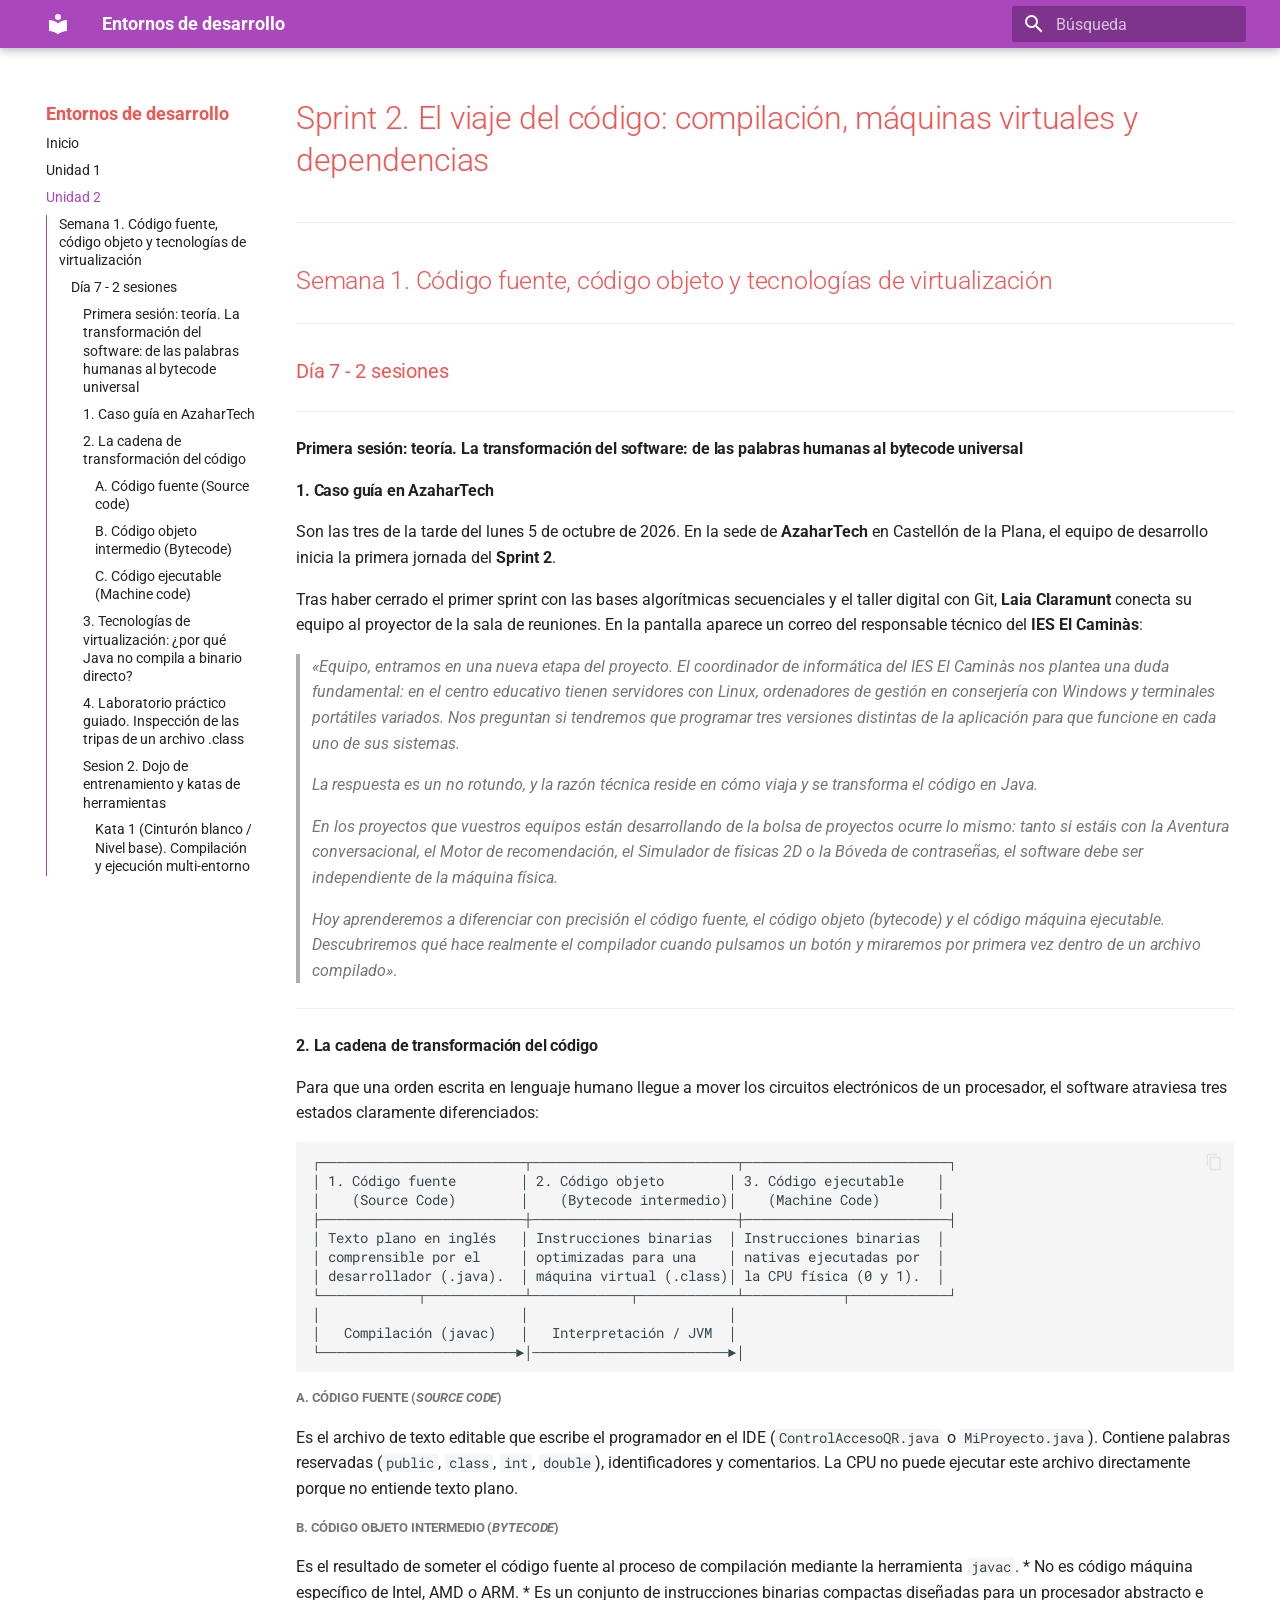
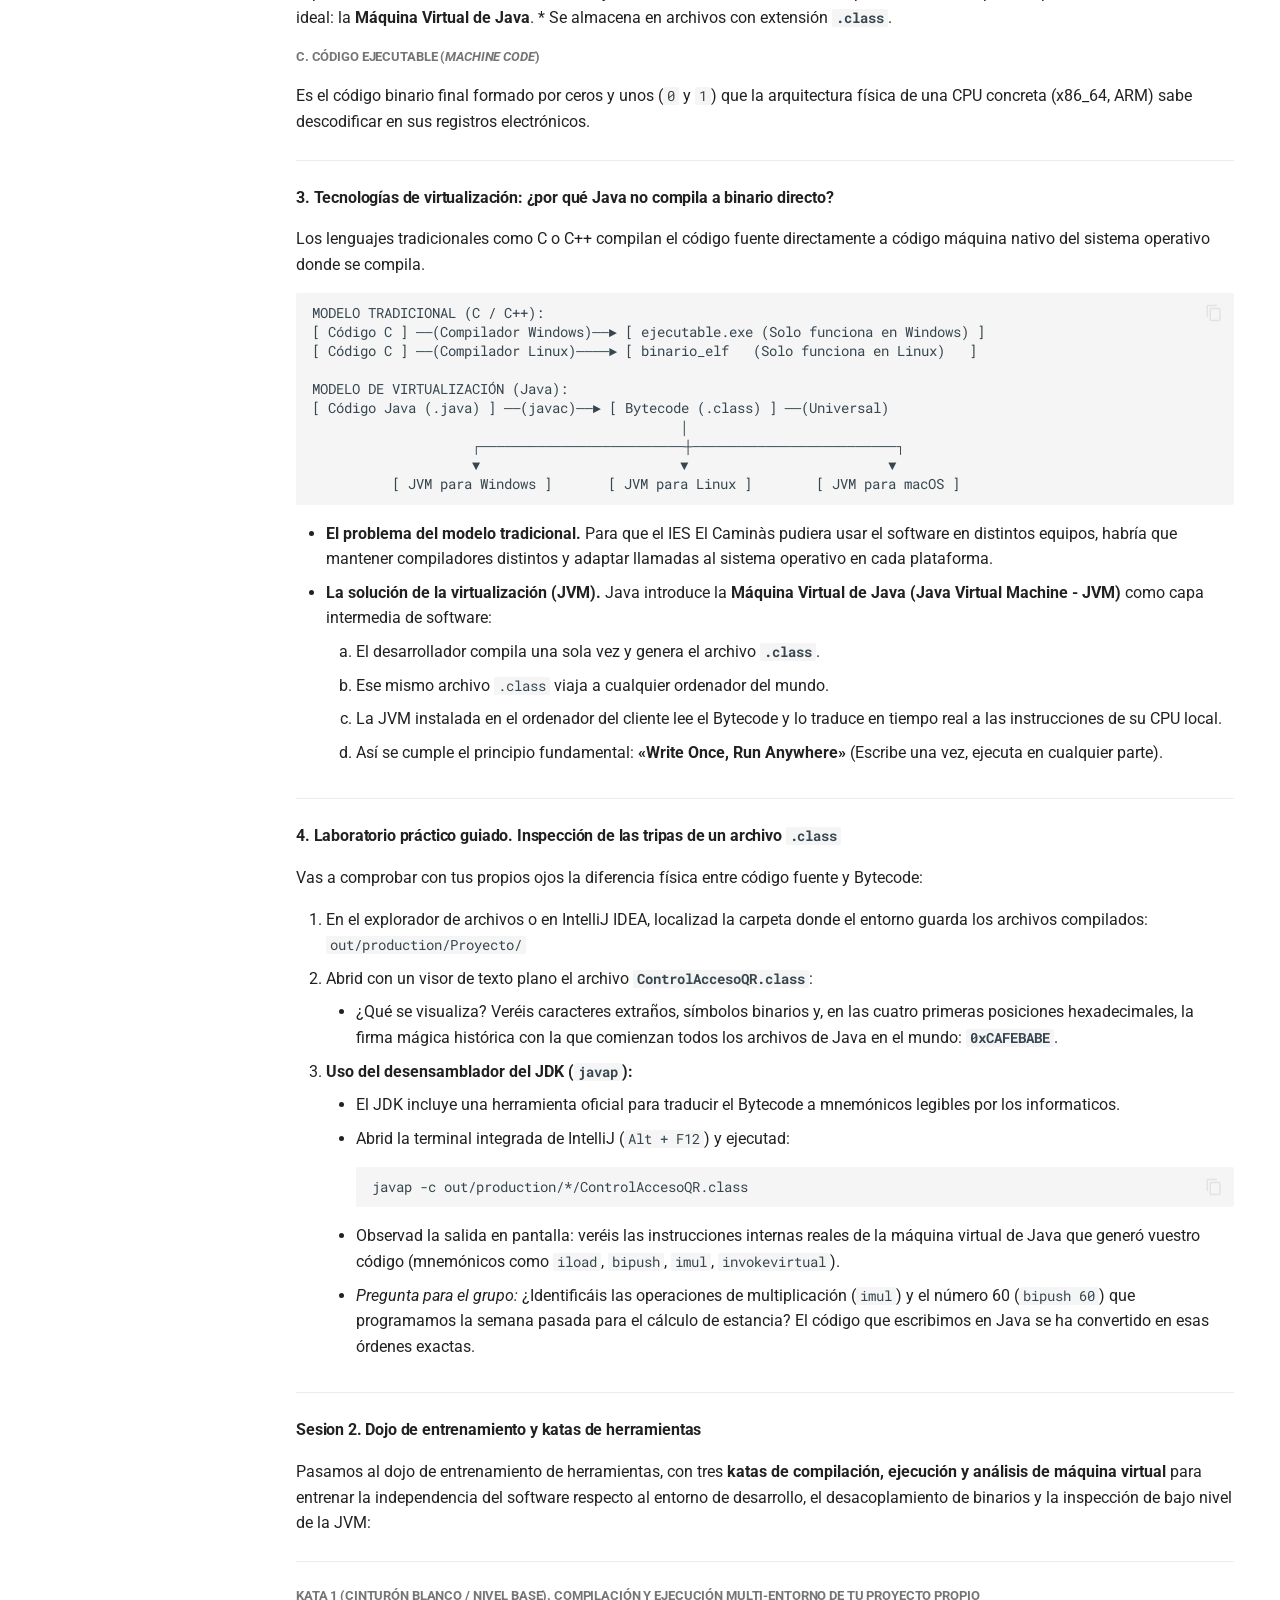
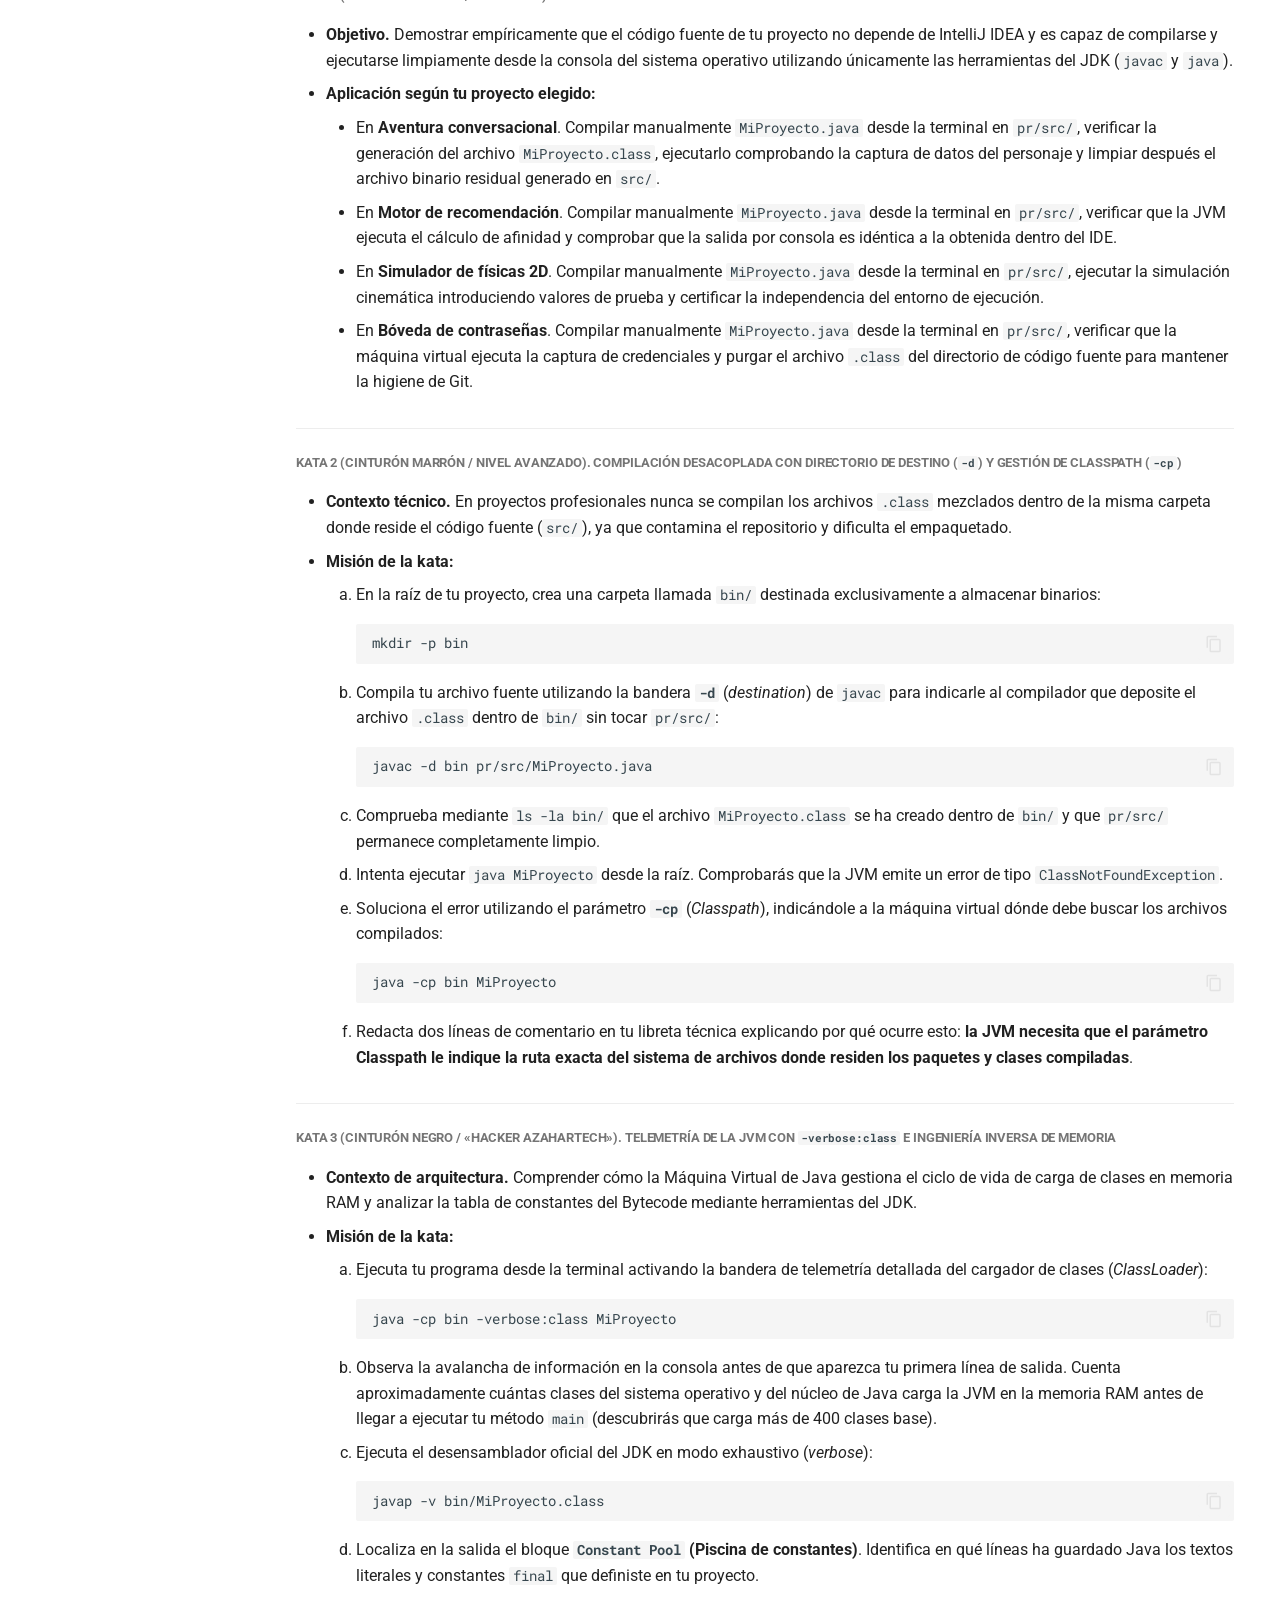
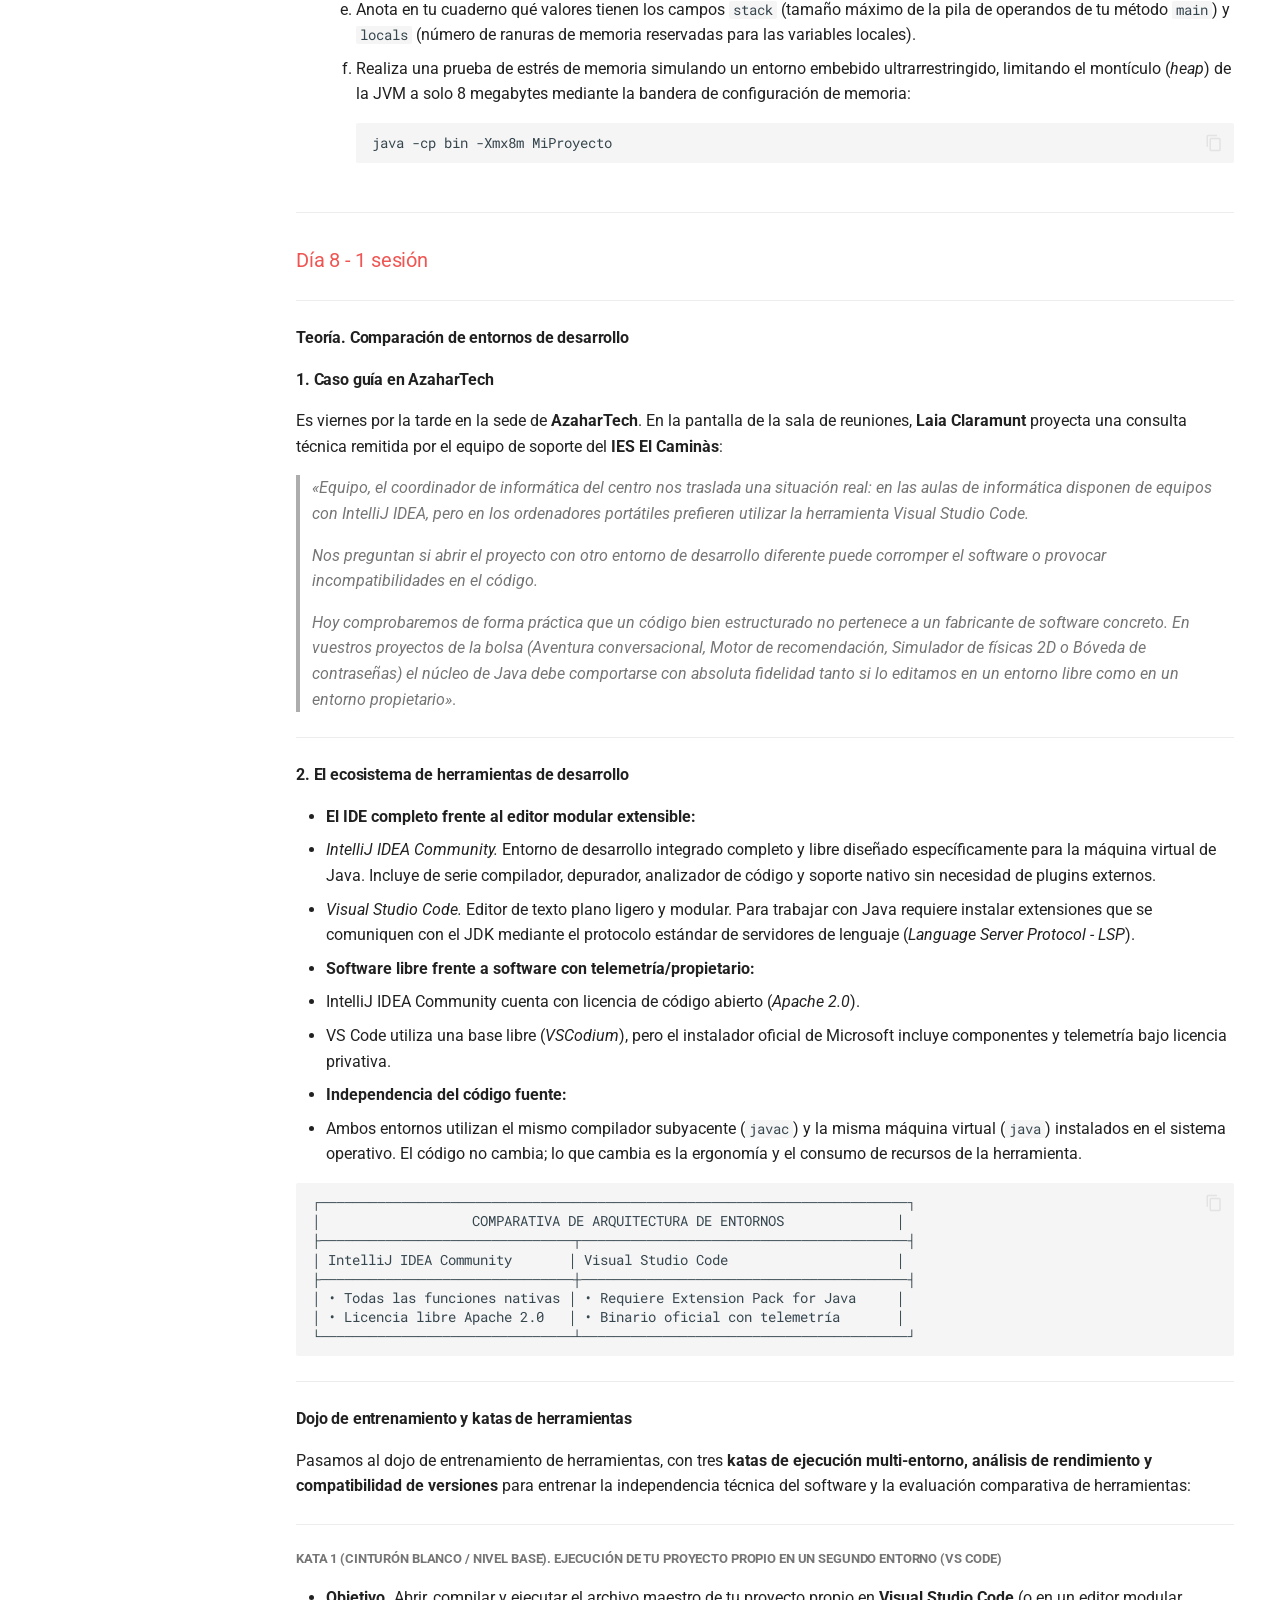
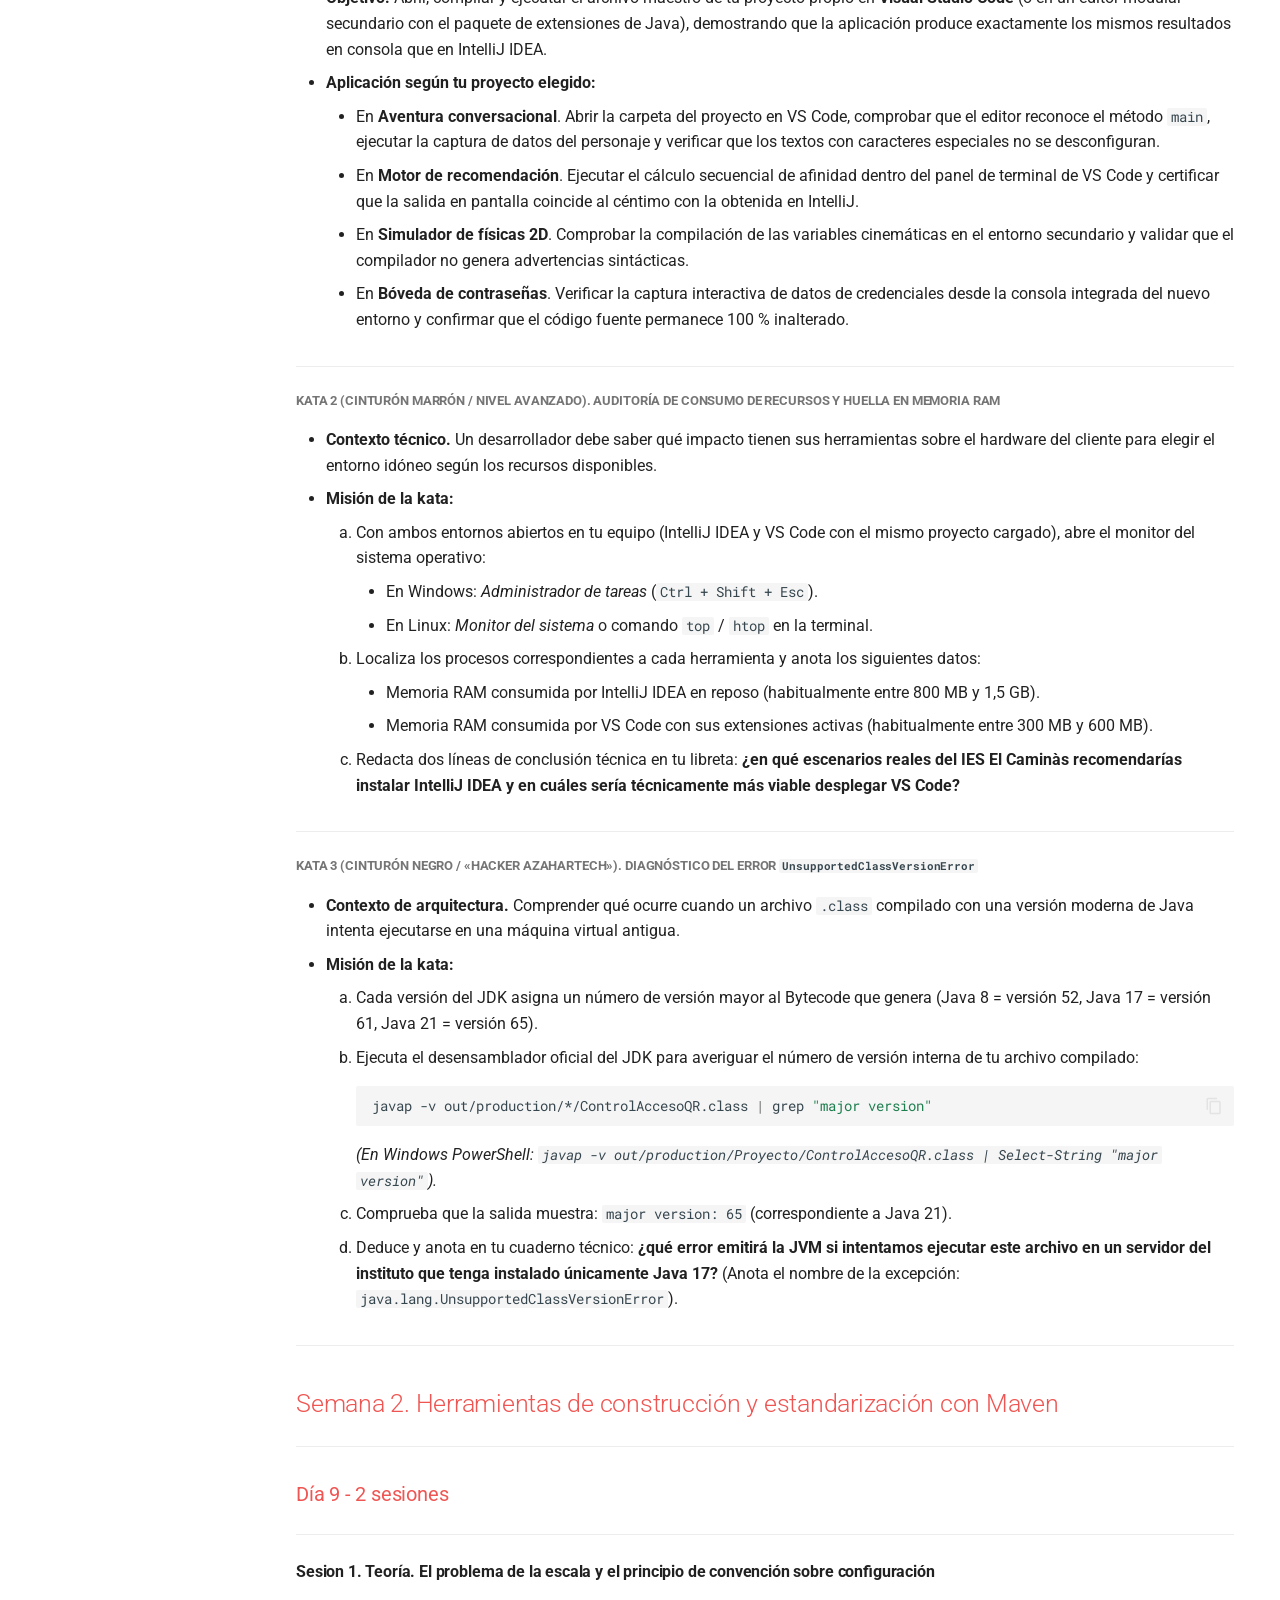
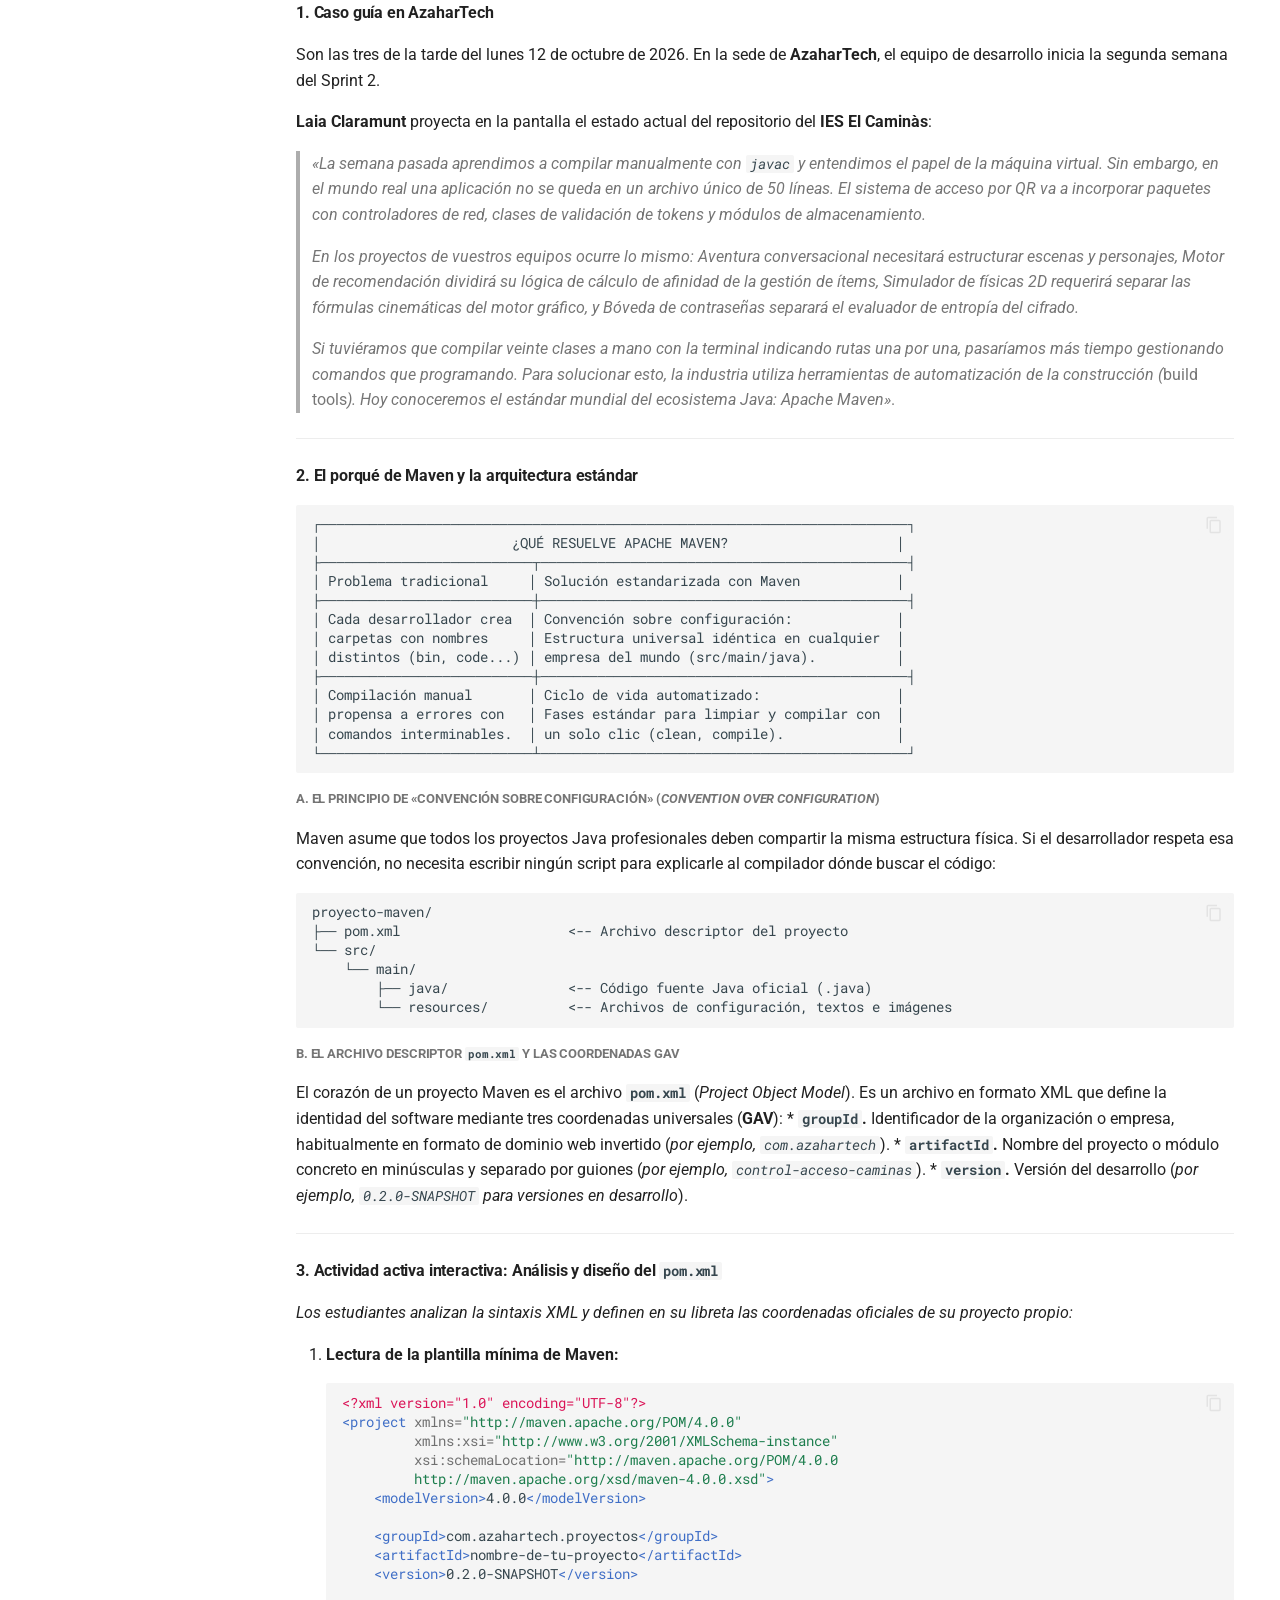
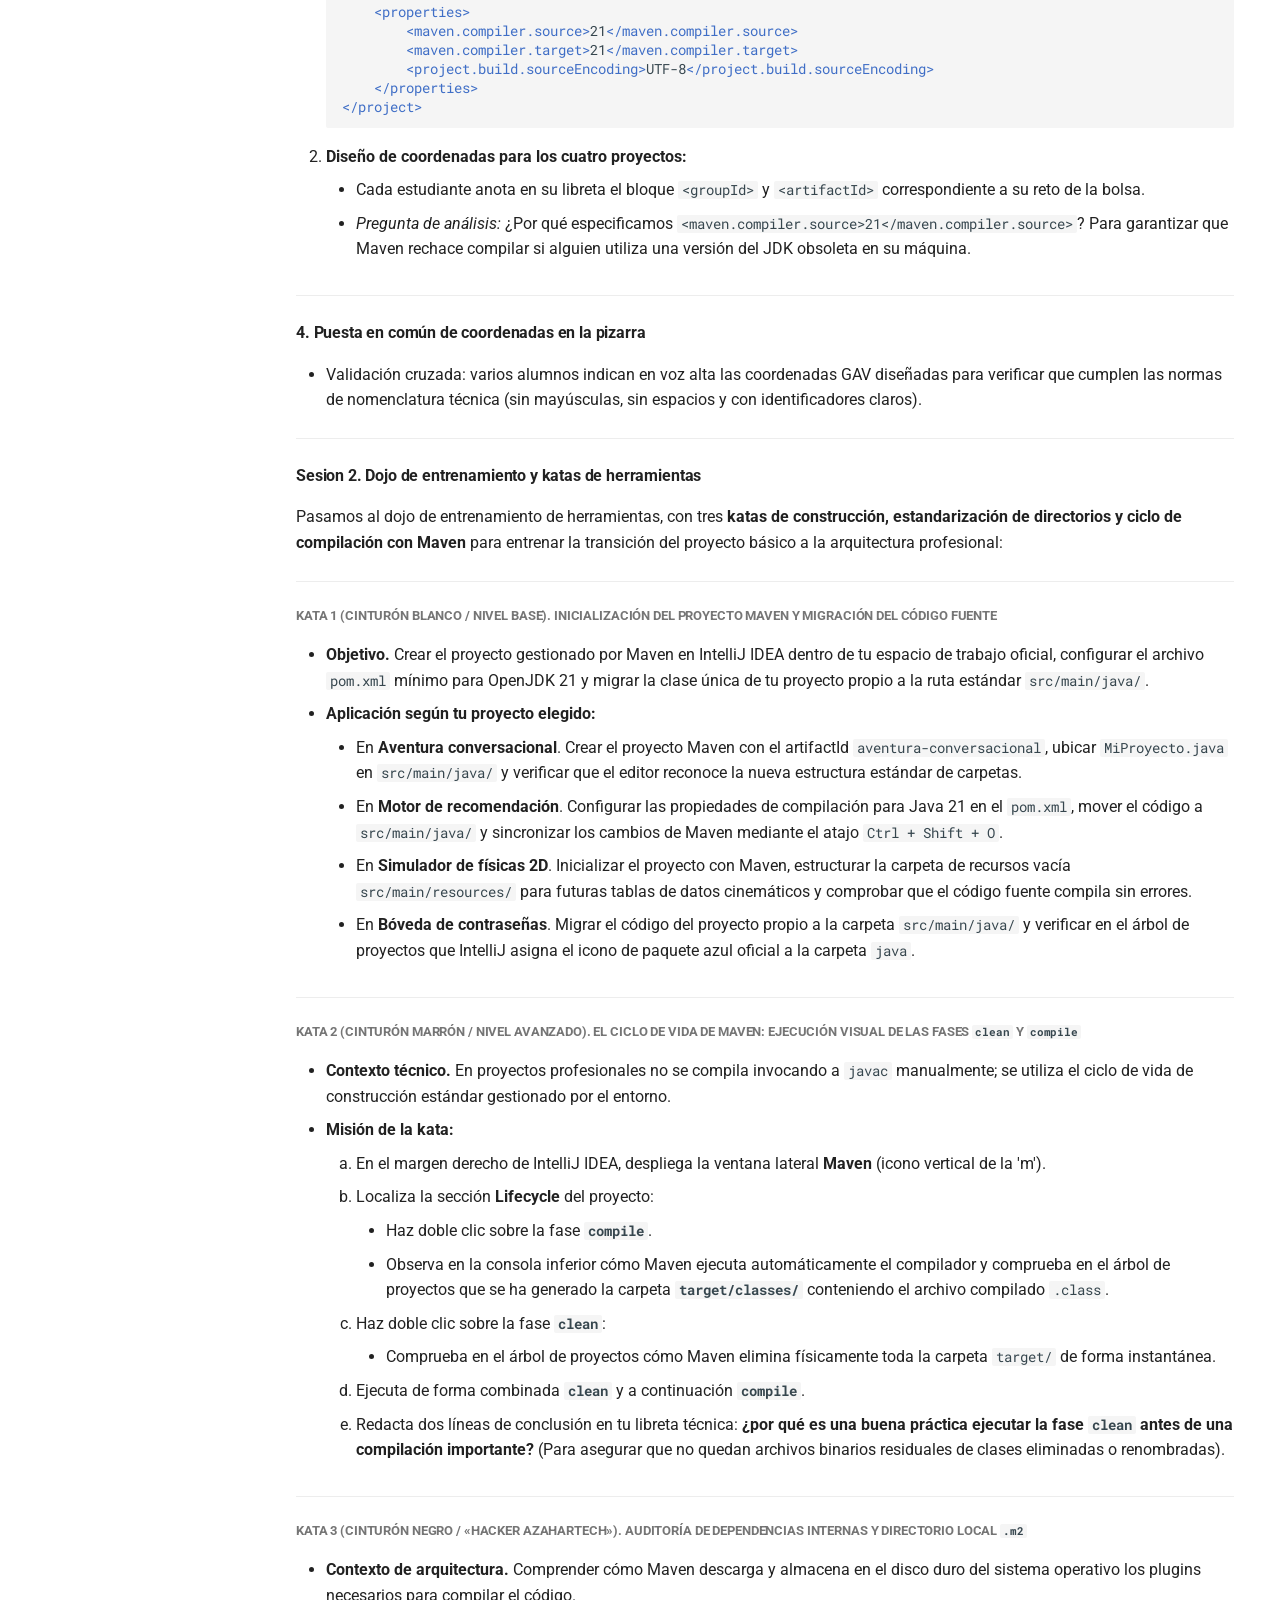
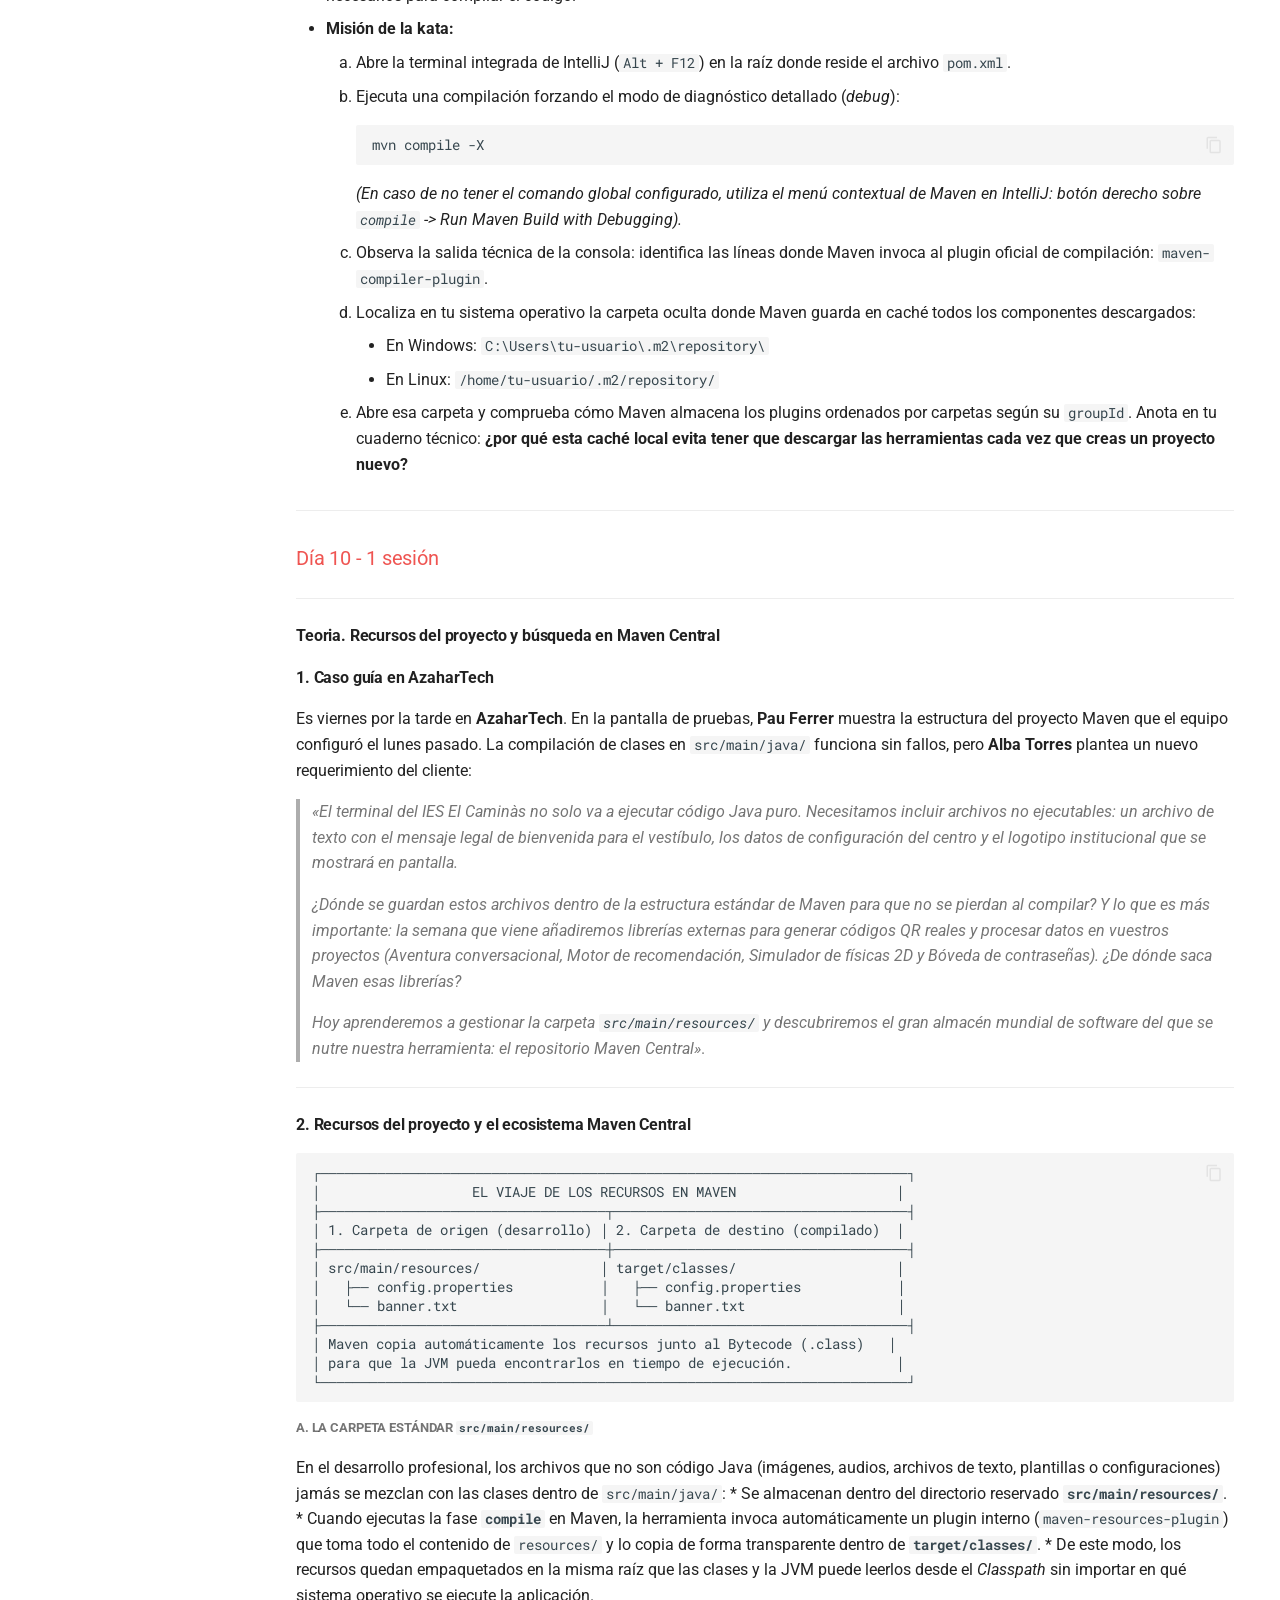
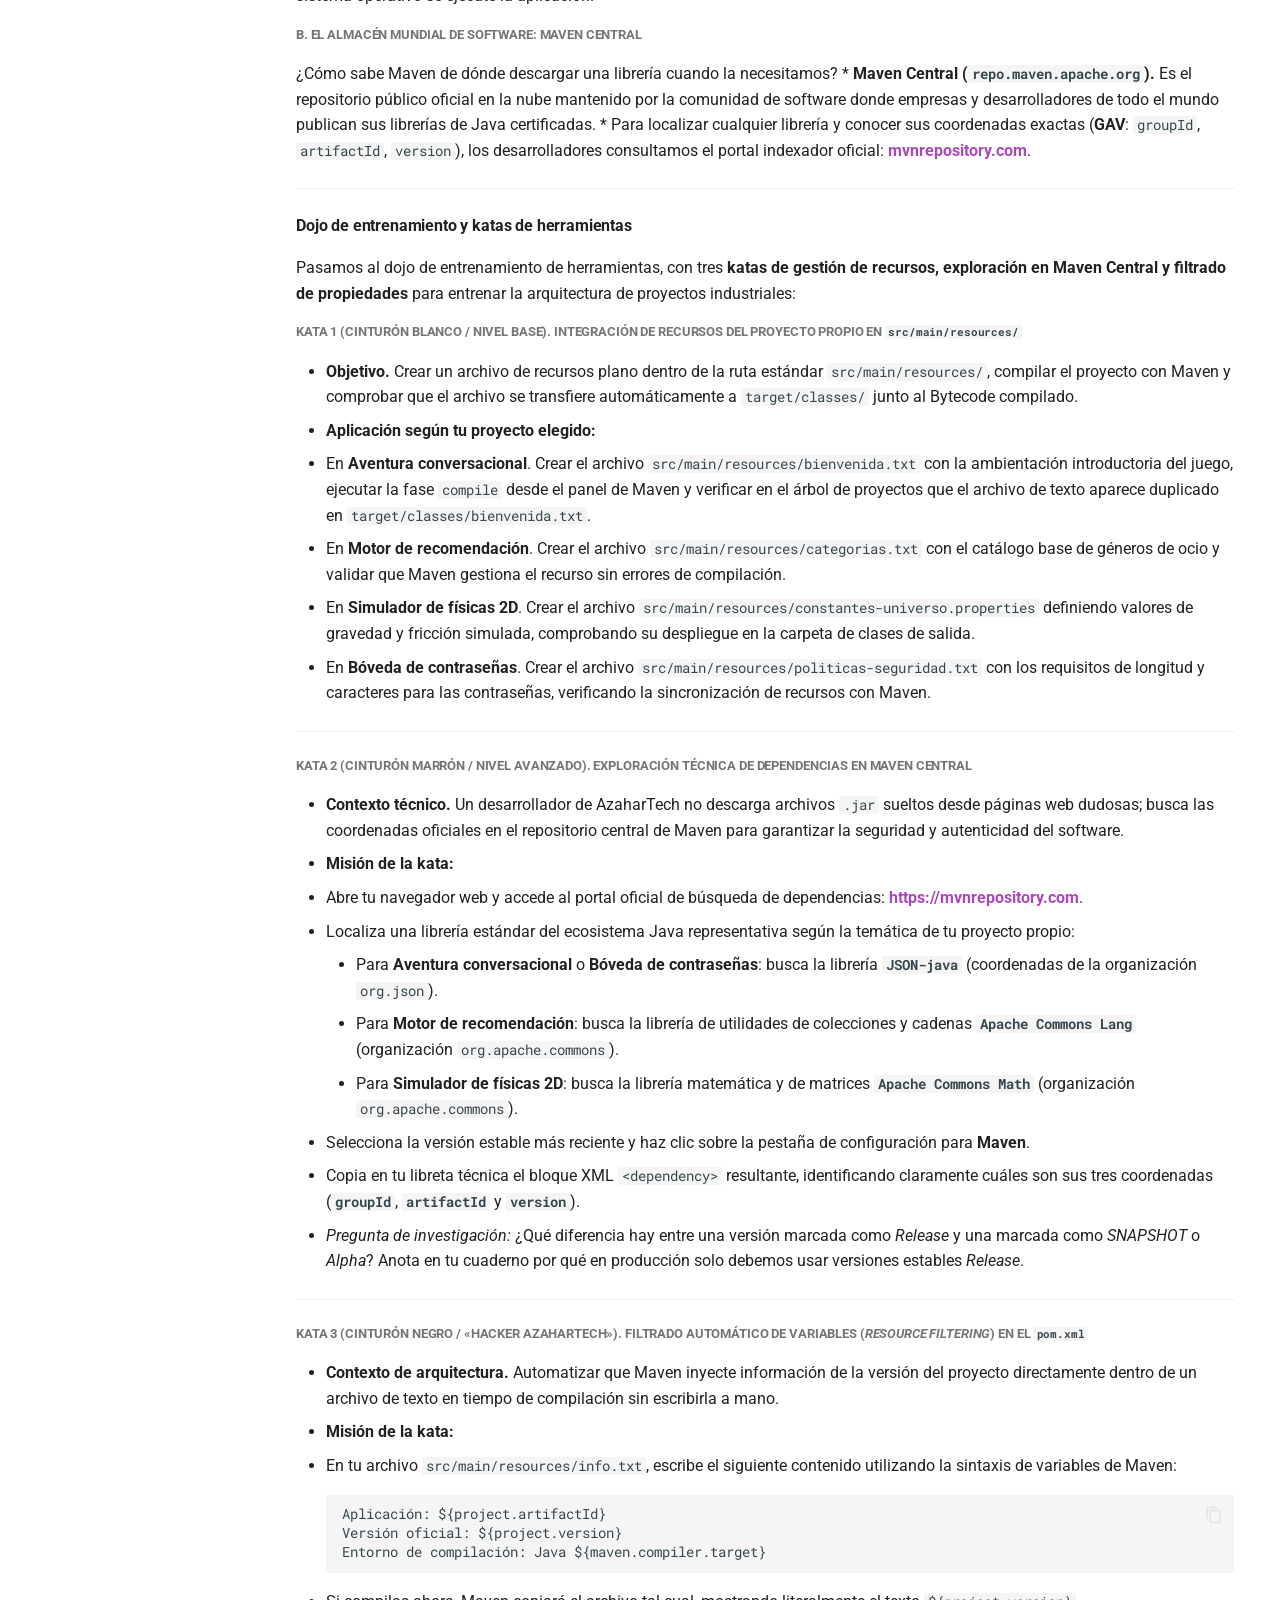
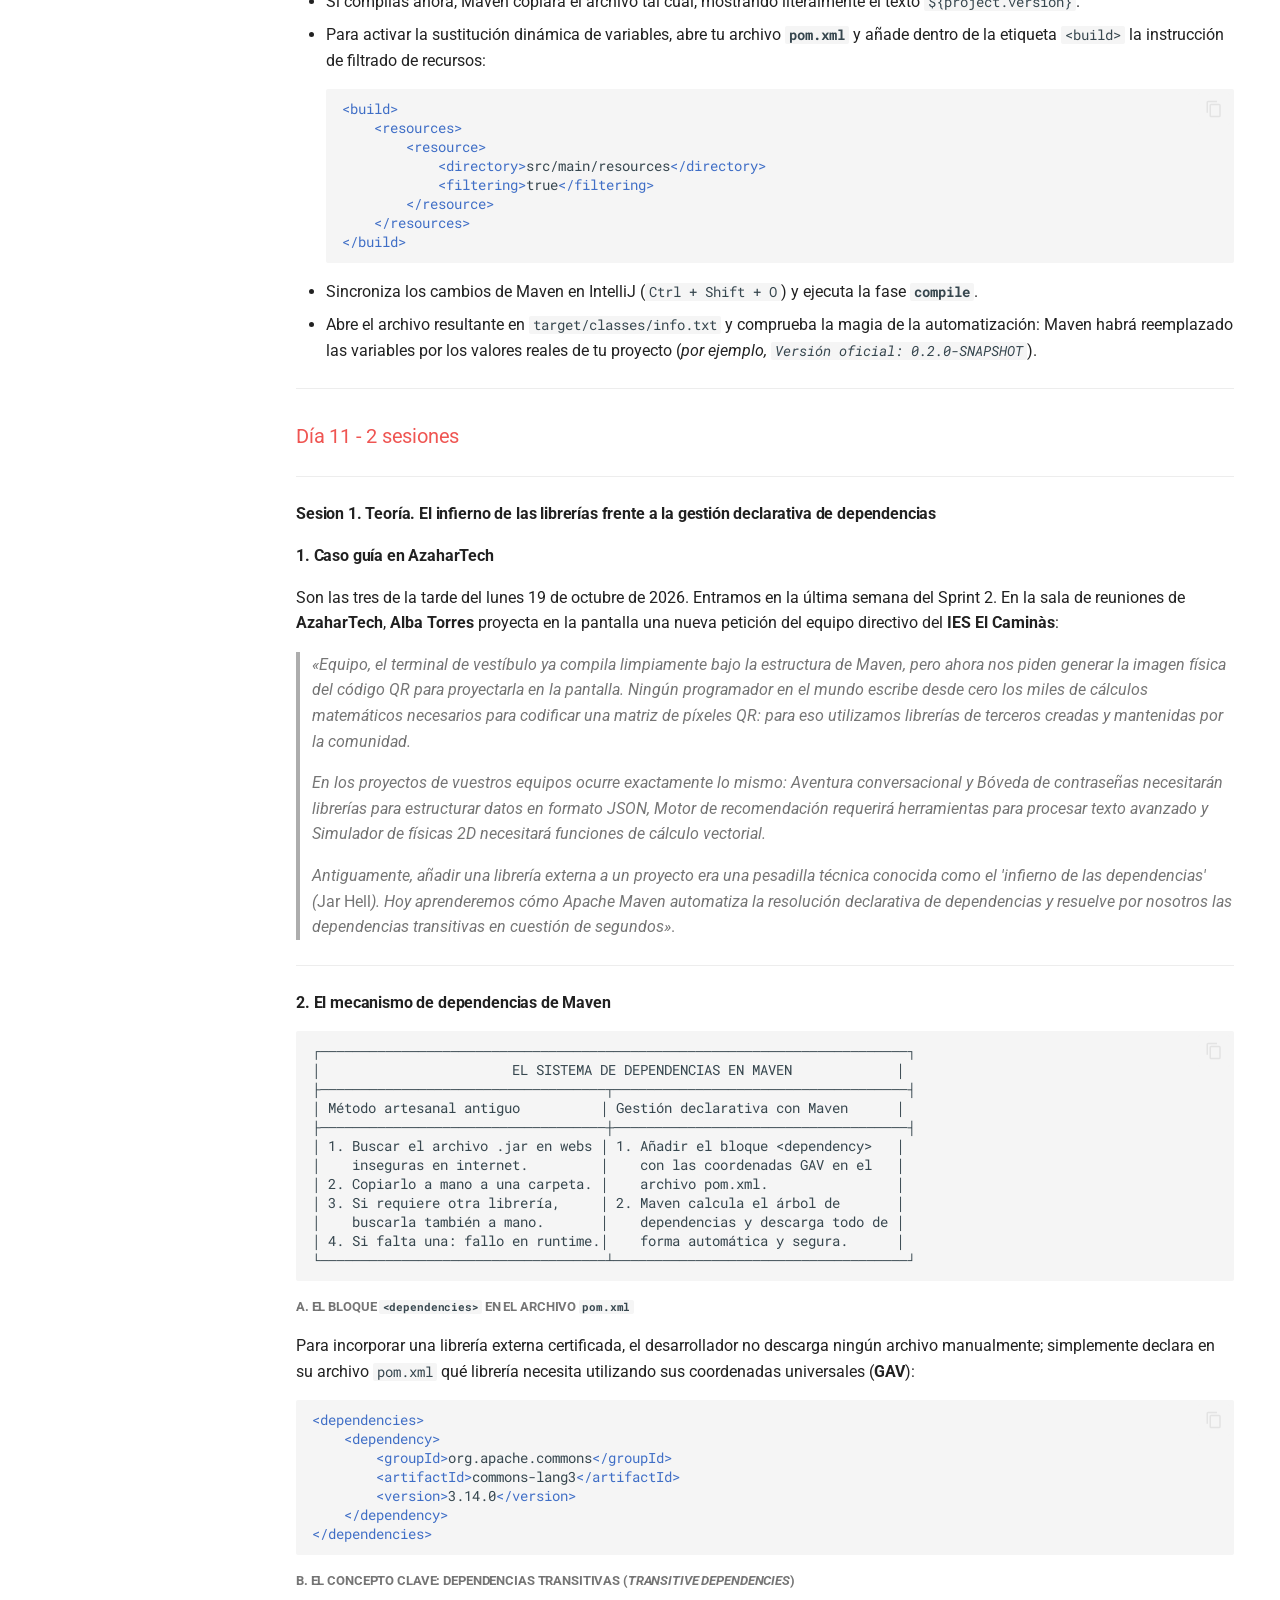
<file: unidad2.html>
<!doctype html>
<html lang="es" class="no-js">
  <head>
    
      <meta charset="utf-8">
      <meta name="viewport" content="width=device-width,initial-scale=1">
      
      
        <meta name="author" content="Cristian Garcia">
      
      
        <link rel="canonical" href="https://garmarcj.github.io/DAM-ED-20262027/unidad2.html">
      
      
        <link rel="prev" href="unidad1.html">
      
      
      
        
      
      
      <link rel="icon" href="assets/images/favicon.png">
      <meta name="generator" content="mkdocs-1.6.1, mkdocs-material-9.7.7">
    
    
      
        <title>Unidad 2 - Entornos de desarrollo</title>
      
    
    
      <link rel="stylesheet" href="assets/stylesheets/main.ec1eaa64.min.css">
      
        
        <link rel="stylesheet" href="assets/stylesheets/palette.ab4e12ef.min.css">
      
      


    
    
      
    
    
      
        
        
        <link rel="preconnect" href="https://fonts.gstatic.com" crossorigin>
        <link rel="stylesheet" href="https://fonts.googleapis.com/css?family=Roboto:300,300i,400,400i,700,700i%7CRoboto+Mono:400,400i,700,700i&display=fallback">
        <style>:root{--md-text-font:"Roboto";--md-code-font:"Roboto Mono"}</style>
      
    
    
      <link rel="stylesheet" href="stylesheets/extra.css">
    
    <script>__md_scope=new URL(".",location),__md_hash=e=>[...e].reduce(((e,_)=>(e<<5)-e+_.charCodeAt(0)),0),__md_get=(e,_=localStorage,t=__md_scope)=>JSON.parse(_.getItem(t.pathname+"."+e)),__md_set=(e,_,t=localStorage,a=__md_scope)=>{try{t.setItem(a.pathname+"."+e,JSON.stringify(_))}catch(e){}}</script>
    
      

    
    
  </head>
  
  
    
    
    
    
    
    <body dir="ltr" data-md-color-scheme="default" data-md-color-primary="purple" data-md-color-accent="indigo">
  
    
    <input class="md-toggle" data-md-toggle="drawer" type="checkbox" id="__drawer" autocomplete="off">
    <input class="md-toggle" data-md-toggle="search" type="checkbox" id="__search" autocomplete="off">
    <label class="md-overlay" for="__drawer"></label>
    <div data-md-component="skip">
      
        
        <a href="#sprint-2-el-viaje-del-codigo-compilacion-maquinas-virtuales-y-dependencias" class="md-skip">
          Saltar a contenido
        </a>
      
    </div>
    <div data-md-component="announce">
      
    </div>
    
    
      

  

<header class="md-header md-header--shadow" data-md-component="header">
  <nav class="md-header__inner md-grid" aria-label="Cabecera">
    <a href="index.html" title="Entornos de desarrollo" class="md-header__button md-logo" aria-label="Entornos de desarrollo" data-md-component="logo">
      
  
  <svg xmlns="http://www.w3.org/2000/svg" viewBox="0 0 24 24"><path d="M12 8a3 3 0 0 0 3-3 3 3 0 0 0-3-3 3 3 0 0 0-3 3 3 3 0 0 0 3 3m0 3.54C9.64 9.35 6.5 8 3 8v11c3.5 0 6.64 1.35 9 3.54 2.36-2.19 5.5-3.54 9-3.54V8c-3.5 0-6.64 1.35-9 3.54"/></svg>

    </a>
    <label class="md-header__button md-icon" for="__drawer">
      
      <svg xmlns="http://www.w3.org/2000/svg" viewBox="0 0 24 24"><path d="M3 6h18v2H3zm0 5h18v2H3zm0 5h18v2H3z"/></svg>
    </label>
    <div class="md-header__title" data-md-component="header-title">
      <div class="md-header__ellipsis">
        <div class="md-header__topic">
          <span class="md-ellipsis">
            Entornos de desarrollo
          </span>
        </div>
        <div class="md-header__topic" data-md-component="header-topic">
          <span class="md-ellipsis">
            
              Unidad 2
            
          </span>
        </div>
      </div>
    </div>
    
      
    
    
    
    
      
      
        <label class="md-header__button md-icon" for="__search">
          
          <svg xmlns="http://www.w3.org/2000/svg" viewBox="0 0 24 24"><path d="M9.5 3A6.5 6.5 0 0 1 16 9.5c0 1.61-.59 3.09-1.56 4.23l.27.27h.79l5 5-1.5 1.5-5-5v-.79l-.27-.27A6.52 6.52 0 0 1 9.5 16 6.5 6.5 0 0 1 3 9.5 6.5 6.5 0 0 1 9.5 3m0 2C7 5 5 7 5 9.5S7 14 9.5 14 14 12 14 9.5 12 5 9.5 5"/></svg>
        </label>
        <div class="md-search" data-md-component="search" role="dialog">
  <label class="md-search__overlay" for="__search"></label>
  <div class="md-search__inner" role="search">
    <form class="md-search__form" name="search">
      <input type="text" class="md-search__input" name="query" aria-label="Búsqueda" placeholder="Búsqueda" autocapitalize="off" autocorrect="off" autocomplete="off" spellcheck="false" data-md-component="search-query" required>
      <label class="md-search__icon md-icon" for="__search">
        
        <svg xmlns="http://www.w3.org/2000/svg" viewBox="0 0 24 24"><path d="M9.5 3A6.5 6.5 0 0 1 16 9.5c0 1.61-.59 3.09-1.56 4.23l.27.27h.79l5 5-1.5 1.5-5-5v-.79l-.27-.27A6.52 6.52 0 0 1 9.5 16 6.5 6.5 0 0 1 3 9.5 6.5 6.5 0 0 1 9.5 3m0 2C7 5 5 7 5 9.5S7 14 9.5 14 14 12 14 9.5 12 5 9.5 5"/></svg>
        
        <svg xmlns="http://www.w3.org/2000/svg" viewBox="0 0 24 24"><path d="M20 11v2H8l5.5 5.5-1.42 1.42L4.16 12l7.92-7.92L13.5 5.5 8 11z"/></svg>
      </label>
      <nav class="md-search__options" aria-label="Buscar">
        
        <button type="reset" class="md-search__icon md-icon" title="Limpiar" aria-label="Limpiar" tabindex="-1">
          
          <svg xmlns="http://www.w3.org/2000/svg" viewBox="0 0 24 24"><path d="M19 6.41 17.59 5 12 10.59 6.41 5 5 6.41 10.59 12 5 17.59 6.41 19 12 13.41 17.59 19 19 17.59 13.41 12z"/></svg>
        </button>
      </nav>
      
        <div class="md-search__suggest" data-md-component="search-suggest"></div>
      
    </form>
    <div class="md-search__output">
      <div class="md-search__scrollwrap" tabindex="0" data-md-scrollfix>
        <div class="md-search-result" data-md-component="search-result">
          <div class="md-search-result__meta">
            Inicializando búsqueda
          </div>
          <ol class="md-search-result__list" role="presentation"></ol>
        </div>
      </div>
    </div>
  </div>
</div>
      
    
    
  </nav>
  
</header>
    
    <div class="md-container" data-md-component="container">
      
      
        
          
        
      
      <main class="md-main" data-md-component="main">
        <div class="md-main__inner md-grid">
          
            
              
              <div class="md-sidebar md-sidebar--primary" data-md-component="sidebar" data-md-type="navigation" >
                <div class="md-sidebar__scrollwrap">
                  <div class="md-sidebar__inner">
                    



  

<nav class="md-nav md-nav--primary md-nav--integrated" aria-label="Navegación" data-md-level="0">
  <label class="md-nav__title" for="__drawer">
    <a href="index.html" title="Entornos de desarrollo" class="md-nav__button md-logo" aria-label="Entornos de desarrollo" data-md-component="logo">
      
  
  <svg xmlns="http://www.w3.org/2000/svg" viewBox="0 0 24 24"><path d="M12 8a3 3 0 0 0 3-3 3 3 0 0 0-3-3 3 3 0 0 0-3 3 3 3 0 0 0 3 3m0 3.54C9.64 9.35 6.5 8 3 8v11c3.5 0 6.64 1.35 9 3.54 2.36-2.19 5.5-3.54 9-3.54V8c-3.5 0-6.64 1.35-9 3.54"/></svg>

    </a>
    Entornos de desarrollo
  </label>
  
  <ul class="md-nav__list" data-md-scrollfix>
    
      
      
  
  
  
  
    <li class="md-nav__item">
      <a href="index.html" class="md-nav__link">
        
  
  
  <span class="md-ellipsis">
    
  
    Inicio
  

    
  </span>
  
  

      </a>
    </li>
  

    
      
      
  
  
  
  
    <li class="md-nav__item">
      <a href="unidad1.html" class="md-nav__link">
        
  
  
  <span class="md-ellipsis">
    
  
    Unidad 1
  

    
  </span>
  
  

      </a>
    </li>
  

    
      
      
  
  
    
  
  
  
    <li class="md-nav__item md-nav__item--active">
      
      <input class="md-nav__toggle md-toggle" type="checkbox" id="__toc">
      
      
        
      
      
        <label class="md-nav__link md-nav__link--active" for="__toc">
          
  
  
  <span class="md-ellipsis">
    
  
    Unidad 2
  

    
  </span>
  
  

          <span class="md-nav__icon md-icon"></span>
        </label>
      
      <a href="unidad2.html" class="md-nav__link md-nav__link--active">
        
  
  
  <span class="md-ellipsis">
    
  
    Unidad 2
  

    
  </span>
  
  

      </a>
      
        

<nav class="md-nav md-nav--secondary" aria-label="Tabla de contenidos">
  
  
  
    
  
  
    <label class="md-nav__title" for="__toc">
      <span class="md-nav__icon md-icon"></span>
      Tabla de contenidos
    </label>
    <ul class="md-nav__list" data-md-component="toc" data-md-scrollfix>
      
        <li class="md-nav__item">
  <a href="#semana-1-codigo-fuente-codigo-objeto-y-tecnologias-de-virtualizacion" class="md-nav__link">
    <span class="md-ellipsis">
      
        Semana 1. Código fuente, código objeto y tecnologías de virtualización
      
    </span>
  </a>
  
    <nav class="md-nav" aria-label="Semana 1. Código fuente, código objeto y tecnologías de virtualización">
      <ul class="md-nav__list">
        
          <li class="md-nav__item">
  <a href="#dia-7-2-sesiones" class="md-nav__link">
    <span class="md-ellipsis">
      
        Día 7 - 2 sesiones
      
    </span>
  </a>
  
    <nav class="md-nav" aria-label="Día 7 - 2 sesiones">
      <ul class="md-nav__list">
        
          <li class="md-nav__item">
  <a href="#primera-sesion-teoria-la-transformacion-del-software-de-las-palabras-humanas-al-bytecode-universal" class="md-nav__link">
    <span class="md-ellipsis">
      
        Primera sesión: teoría. La transformación del software: de las palabras humanas al bytecode universal
      
    </span>
  </a>
  
</li>
        
          <li class="md-nav__item">
  <a href="#1-caso-guia-en-azahartech" class="md-nav__link">
    <span class="md-ellipsis">
      
        1. Caso guía en AzaharTech
      
    </span>
  </a>
  
</li>
        
          <li class="md-nav__item">
  <a href="#2-la-cadena-de-transformacion-del-codigo" class="md-nav__link">
    <span class="md-ellipsis">
      
        2. La cadena de transformación del código
      
    </span>
  </a>
  
    <nav class="md-nav" aria-label="2. La cadena de transformación del código">
      <ul class="md-nav__list">
        
          <li class="md-nav__item">
  <a href="#a-codigo-fuente-source-code" class="md-nav__link">
    <span class="md-ellipsis">
      
        A. Código fuente (Source code)
      
    </span>
  </a>
  
</li>
        
          <li class="md-nav__item">
  <a href="#b-codigo-objeto-intermedio-bytecode" class="md-nav__link">
    <span class="md-ellipsis">
      
        B. Código objeto intermedio (Bytecode)
      
    </span>
  </a>
  
</li>
        
          <li class="md-nav__item">
  <a href="#c-codigo-ejecutable-machine-code" class="md-nav__link">
    <span class="md-ellipsis">
      
        C. Código ejecutable (Machine code)
      
    </span>
  </a>
  
</li>
        
      </ul>
    </nav>
  
</li>
        
          <li class="md-nav__item">
  <a href="#3-tecnologias-de-virtualizacion-por-que-java-no-compila-a-binario-directo" class="md-nav__link">
    <span class="md-ellipsis">
      
        3. Tecnologías de virtualización: ¿por qué Java no compila a binario directo?
      
    </span>
  </a>
  
</li>
        
          <li class="md-nav__item">
  <a href="#4-laboratorio-practico-guiado-inspeccion-de-las-tripas-de-un-archivo-class" class="md-nav__link">
    <span class="md-ellipsis">
      
        4. Laboratorio práctico guiado. Inspección de las tripas de un archivo .class
      
    </span>
  </a>
  
</li>
        
          <li class="md-nav__item">
  <a href="#sesion-2-dojo-de-entrenamiento-y-katas-de-herramientas" class="md-nav__link">
    <span class="md-ellipsis">
      
        Sesion 2. Dojo de entrenamiento y katas de herramientas
      
    </span>
  </a>
  
    <nav class="md-nav" aria-label="Sesion 2. Dojo de entrenamiento y katas de herramientas">
      <ul class="md-nav__list">
        
          <li class="md-nav__item">
  <a href="#kata-1-cinturon-blanco-nivel-base-compilacion-y-ejecucion-multi-entorno-de-tu-proyecto-propio" class="md-nav__link">
    <span class="md-ellipsis">
      
        Kata 1 (Cinturón blanco / Nivel base). Compilación y ejecución multi-entorno de tu proyecto propio
      
    </span>
  </a>
  
</li>
        
          <li class="md-nav__item">
  <a href="#kata-2-cinturon-marron-nivel-avanzado-compilacion-desacoplada-con-directorio-de-destino-d-y-gestion-de-classpath-cp" class="md-nav__link">
    <span class="md-ellipsis">
      
        Kata 2 (Cinturón marrón / Nivel avanzado). Compilación desacoplada con directorio de destino (-d) y gestión de Classpath (-cp)
      
    </span>
  </a>
  
</li>
        
          <li class="md-nav__item">
  <a href="#kata-3-cinturon-negro-hacker-azahartech-telemetria-de-la-jvm-con-verboseclass-e-ingenieria-inversa-de-memoria" class="md-nav__link">
    <span class="md-ellipsis">
      
        Kata 3 (Cinturón negro / «Hacker AzaharTech»). Telemetría de la JVM con -verbose:class e ingeniería inversa de memoria
      
    </span>
  </a>
  
</li>
        
      </ul>
    </nav>
  
</li>
        
      </ul>
    </nav>
  
</li>
        
          <li class="md-nav__item">
  <a href="#dia-8-1-sesion" class="md-nav__link">
    <span class="md-ellipsis">
      
        Día 8 - 1 sesión
      
    </span>
  </a>
  
    <nav class="md-nav" aria-label="Día 8 - 1 sesión">
      <ul class="md-nav__list">
        
          <li class="md-nav__item">
  <a href="#teoria-comparacion-de-entornos-de-desarrollo" class="md-nav__link">
    <span class="md-ellipsis">
      
        Teoría. Comparación de entornos de desarrollo
      
    </span>
  </a>
  
</li>
        
          <li class="md-nav__item">
  <a href="#1-caso-guia-en-azahartech_1" class="md-nav__link">
    <span class="md-ellipsis">
      
        1. Caso guía en AzaharTech
      
    </span>
  </a>
  
</li>
        
          <li class="md-nav__item">
  <a href="#2-el-ecosistema-de-herramientas-de-desarrollo" class="md-nav__link">
    <span class="md-ellipsis">
      
        2. El ecosistema de herramientas de desarrollo
      
    </span>
  </a>
  
</li>
        
          <li class="md-nav__item">
  <a href="#dojo-de-entrenamiento-y-katas-de-herramientas" class="md-nav__link">
    <span class="md-ellipsis">
      
        Dojo de entrenamiento y katas de herramientas
      
    </span>
  </a>
  
    <nav class="md-nav" aria-label="Dojo de entrenamiento y katas de herramientas">
      <ul class="md-nav__list">
        
          <li class="md-nav__item">
  <a href="#kata-1-cinturon-blanco-nivel-base-ejecucion-de-tu-proyecto-propio-en-un-segundo-entorno-vs-code" class="md-nav__link">
    <span class="md-ellipsis">
      
        Kata 1 (Cinturón blanco / Nivel base). Ejecución de tu proyecto propio en un segundo entorno (VS Code)
      
    </span>
  </a>
  
</li>
        
          <li class="md-nav__item">
  <a href="#kata-2-cinturon-marron-nivel-avanzado-auditoria-de-consumo-de-recursos-y-huella-en-memoria-ram" class="md-nav__link">
    <span class="md-ellipsis">
      
        Kata 2 (Cinturón marrón / Nivel avanzado). Auditoría de consumo de recursos y huella en memoria RAM
      
    </span>
  </a>
  
</li>
        
          <li class="md-nav__item">
  <a href="#kata-3-cinturon-negro-hacker-azahartech-diagnostico-del-error-unsupportedclassversionerror" class="md-nav__link">
    <span class="md-ellipsis">
      
        Kata 3 (Cinturón negro / «Hacker AzaharTech»). Diagnóstico del error UnsupportedClassVersionError
      
    </span>
  </a>
  
</li>
        
      </ul>
    </nav>
  
</li>
        
      </ul>
    </nav>
  
</li>
        
      </ul>
    </nav>
  
</li>
      
        <li class="md-nav__item">
  <a href="#semana-2-herramientas-de-construccion-y-estandarizacion-con-maven" class="md-nav__link">
    <span class="md-ellipsis">
      
        Semana 2. Herramientas de construcción y estandarización con Maven
      
    </span>
  </a>
  
    <nav class="md-nav" aria-label="Semana 2. Herramientas de construcción y estandarización con Maven">
      <ul class="md-nav__list">
        
          <li class="md-nav__item">
  <a href="#dia-9-2-sesiones" class="md-nav__link">
    <span class="md-ellipsis">
      
        Día 9 - 2 sesiones
      
    </span>
  </a>
  
    <nav class="md-nav" aria-label="Día 9 - 2 sesiones">
      <ul class="md-nav__list">
        
          <li class="md-nav__item">
  <a href="#sesion-1-teoria-el-problema-de-la-escala-y-el-principio-de-convencion-sobre-configuracion" class="md-nav__link">
    <span class="md-ellipsis">
      
        Sesion 1. Teoría. El problema de la escala y el principio de convención sobre configuración
      
    </span>
  </a>
  
</li>
        
          <li class="md-nav__item">
  <a href="#1-caso-guia-en-azahartech_2" class="md-nav__link">
    <span class="md-ellipsis">
      
        1. Caso guía en AzaharTech
      
    </span>
  </a>
  
</li>
        
          <li class="md-nav__item">
  <a href="#2-el-porque-de-maven-y-la-arquitectura-estandar" class="md-nav__link">
    <span class="md-ellipsis">
      
        2. El porqué de Maven y la arquitectura estándar
      
    </span>
  </a>
  
    <nav class="md-nav" aria-label="2. El porqué de Maven y la arquitectura estándar">
      <ul class="md-nav__list">
        
          <li class="md-nav__item">
  <a href="#a-el-principio-de-convencion-sobre-configuracion-convention-over-configuration" class="md-nav__link">
    <span class="md-ellipsis">
      
        A. El principio de «Convención sobre configuración» (Convention over Configuration)
      
    </span>
  </a>
  
</li>
        
          <li class="md-nav__item">
  <a href="#b-el-archivo-descriptor-pomxml-y-las-coordenadas-gav" class="md-nav__link">
    <span class="md-ellipsis">
      
        B. El archivo descriptor pom.xml y las coordenadas GAV
      
    </span>
  </a>
  
</li>
        
      </ul>
    </nav>
  
</li>
        
          <li class="md-nav__item">
  <a href="#3-actividad-activa-interactiva-analisis-y-diseno-del-pomxml" class="md-nav__link">
    <span class="md-ellipsis">
      
        3. Actividad activa interactiva: Análisis y diseño del pom.xml
      
    </span>
  </a>
  
</li>
        
          <li class="md-nav__item">
  <a href="#4-puesta-en-comun-de-coordenadas-en-la-pizarra" class="md-nav__link">
    <span class="md-ellipsis">
      
        4. Puesta en común de coordenadas en la pizarra
      
    </span>
  </a>
  
</li>
        
          <li class="md-nav__item">
  <a href="#sesion-2-dojo-de-entrenamiento-y-katas-de-herramientas_1" class="md-nav__link">
    <span class="md-ellipsis">
      
        Sesion 2. Dojo de entrenamiento y katas de herramientas
      
    </span>
  </a>
  
    <nav class="md-nav" aria-label="Sesion 2. Dojo de entrenamiento y katas de herramientas">
      <ul class="md-nav__list">
        
          <li class="md-nav__item">
  <a href="#kata-1-cinturon-blanco-nivel-base-inicializacion-del-proyecto-maven-y-migracion-del-codigo-fuente" class="md-nav__link">
    <span class="md-ellipsis">
      
        Kata 1 (Cinturón blanco / Nivel base). Inicialización del proyecto Maven y migración del código fuente
      
    </span>
  </a>
  
</li>
        
          <li class="md-nav__item">
  <a href="#kata-2-cinturon-marron-nivel-avanzado-el-ciclo-de-vida-de-maven-ejecucion-visual-de-las-fases-clean-y-compile" class="md-nav__link">
    <span class="md-ellipsis">
      
        Kata 2 (Cinturón marrón / Nivel avanzado). El ciclo de vida de Maven: ejecución visual de las fases clean y compile
      
    </span>
  </a>
  
</li>
        
          <li class="md-nav__item">
  <a href="#kata-3-cinturon-negro-hacker-azahartech-auditoria-de-dependencias-internas-y-directorio-local-m2" class="md-nav__link">
    <span class="md-ellipsis">
      
        Kata 3 (Cinturón negro / «Hacker AzaharTech»). Auditoría de dependencias internas y directorio local .m2
      
    </span>
  </a>
  
</li>
        
      </ul>
    </nav>
  
</li>
        
      </ul>
    </nav>
  
</li>
        
          <li class="md-nav__item">
  <a href="#dia-10-1-sesion" class="md-nav__link">
    <span class="md-ellipsis">
      
        Día 10 - 1 sesión
      
    </span>
  </a>
  
    <nav class="md-nav" aria-label="Día 10 - 1 sesión">
      <ul class="md-nav__list">
        
          <li class="md-nav__item">
  <a href="#teoria-recursos-del-proyecto-y-busqueda-en-maven-central" class="md-nav__link">
    <span class="md-ellipsis">
      
        Teoria. Recursos del proyecto y búsqueda en Maven Central
      
    </span>
  </a>
  
</li>
        
          <li class="md-nav__item">
  <a href="#1-caso-guia-en-azahartech_3" class="md-nav__link">
    <span class="md-ellipsis">
      
        1. Caso guía en AzaharTech
      
    </span>
  </a>
  
</li>
        
          <li class="md-nav__item">
  <a href="#2-recursos-del-proyecto-y-el-ecosistema-maven-central" class="md-nav__link">
    <span class="md-ellipsis">
      
        2. Recursos del proyecto y el ecosistema Maven Central
      
    </span>
  </a>
  
    <nav class="md-nav" aria-label="2. Recursos del proyecto y el ecosistema Maven Central">
      <ul class="md-nav__list">
        
          <li class="md-nav__item">
  <a href="#a-la-carpeta-estandar-srcmainresources" class="md-nav__link">
    <span class="md-ellipsis">
      
        A. La carpeta estándar src/main/resources/
      
    </span>
  </a>
  
</li>
        
          <li class="md-nav__item">
  <a href="#b-el-almacen-mundial-de-software-maven-central" class="md-nav__link">
    <span class="md-ellipsis">
      
        B. El almacén mundial de software: Maven Central
      
    </span>
  </a>
  
</li>
        
      </ul>
    </nav>
  
</li>
        
          <li class="md-nav__item">
  <a href="#dojo-de-entrenamiento-y-katas-de-herramientas_1" class="md-nav__link">
    <span class="md-ellipsis">
      
        Dojo de entrenamiento y katas de herramientas
      
    </span>
  </a>
  
    <nav class="md-nav" aria-label="Dojo de entrenamiento y katas de herramientas">
      <ul class="md-nav__list">
        
          <li class="md-nav__item">
  <a href="#kata-1-cinturon-blanco-nivel-base-integracion-de-recursos-del-proyecto-propio-en-srcmainresources" class="md-nav__link">
    <span class="md-ellipsis">
      
        Kata 1 (Cinturón blanco / Nivel base). Integración de recursos del proyecto propio en src/main/resources/
      
    </span>
  </a>
  
</li>
        
          <li class="md-nav__item">
  <a href="#kata-2-cinturon-marron-nivel-avanzado-exploracion-tecnica-de-dependencias-en-maven-central" class="md-nav__link">
    <span class="md-ellipsis">
      
        Kata 2 (Cinturón marrón / Nivel avanzado). Exploración técnica de dependencias en Maven Central
      
    </span>
  </a>
  
</li>
        
          <li class="md-nav__item">
  <a href="#kata-3-cinturon-negro-hacker-azahartech-filtrado-automatico-de-variables-resource-filtering-en-el-pomxml" class="md-nav__link">
    <span class="md-ellipsis">
      
        Kata 3 (Cinturón negro / «Hacker AzaharTech»). Filtrado automático de variables (Resource Filtering) en el pom.xml
      
    </span>
  </a>
  
</li>
        
      </ul>
    </nav>
  
</li>
        
      </ul>
    </nav>
  
</li>
        
          <li class="md-nav__item">
  <a href="#dia-11-2-sesiones" class="md-nav__link">
    <span class="md-ellipsis">
      
        Día 11 - 2 sesiones
      
    </span>
  </a>
  
    <nav class="md-nav" aria-label="Día 11 - 2 sesiones">
      <ul class="md-nav__list">
        
          <li class="md-nav__item">
  <a href="#sesion-1-teoria-el-infierno-de-las-librerias-frente-a-la-gestion-declarativa-de-dependencias" class="md-nav__link">
    <span class="md-ellipsis">
      
        Sesion 1. Teoría. El infierno de las librerías frente a la gestión declarativa de dependencias
      
    </span>
  </a>
  
</li>
        
          <li class="md-nav__item">
  <a href="#1-caso-guia-en-azahartech_4" class="md-nav__link">
    <span class="md-ellipsis">
      
        1. Caso guía en AzaharTech
      
    </span>
  </a>
  
</li>
        
          <li class="md-nav__item">
  <a href="#2-el-mecanismo-de-dependencias-de-maven" class="md-nav__link">
    <span class="md-ellipsis">
      
        2. El mecanismo de dependencias de Maven
      
    </span>
  </a>
  
    <nav class="md-nav" aria-label="2. El mecanismo de dependencias de Maven">
      <ul class="md-nav__list">
        
          <li class="md-nav__item">
  <a href="#a-el-bloque-dependencies-en-el-archivo-pomxml" class="md-nav__link">
    <span class="md-ellipsis">
      
        A. El bloque &lt;dependencies&gt; en el archivo pom.xml
      
    </span>
  </a>
  
</li>
        
          <li class="md-nav__item">
  <a href="#b-el-concepto-clave-dependencias-transitivas-transitive-dependencies" class="md-nav__link">
    <span class="md-ellipsis">
      
        B. El concepto clave: dependencias transitivas (Transitive dependencies)
      
    </span>
  </a>
  
</li>
        
          <li class="md-nav__item">
  <a href="#c-el-ambito-de-las-dependencias-scope" class="md-nav__link">
    <span class="md-ellipsis">
      
        C. El ámbito de las dependencias (Scope)
      
    </span>
  </a>
  
</li>
        
      </ul>
    </nav>
  
</li>
        
          <li class="md-nav__item">
  <a href="#3-actividad-activa-interactiva-analisis-del-arbol-de-dependencias" class="md-nav__link">
    <span class="md-ellipsis">
      
        3. Actividad activa interactiva: Análisis del árbol de dependencias
      
    </span>
  </a>
  
</li>
        
          <li class="md-nav__item">
  <a href="#4-puesta-en-comun-y-sincronizacion-en-intellij-idea" class="md-nav__link">
    <span class="md-ellipsis">
      
        4. Puesta en común y sincronización en IntelliJ IDEA
      
    </span>
  </a>
  
</li>
        
          <li class="md-nav__item">
  <a href="#sesion-2-dojo-de-entrenamiento-y-katas-de-herramientas_2" class="md-nav__link">
    <span class="md-ellipsis">
      
        Sesión 2. Dojo de entrenamiento y katas de herramientas
      
    </span>
  </a>
  
    <nav class="md-nav" aria-label="Sesión 2. Dojo de entrenamiento y katas de herramientas">
      <ul class="md-nav__list">
        
          <li class="md-nav__item">
  <a href="#kata-1-cinturon-blanco-nivel-base-declaracion-y-uso-de-una-libreria-oficial-en-el-proyecto-propio" class="md-nav__link">
    <span class="md-ellipsis">
      
        Kata 1 (Cinturón blanco / Nivel base). Declaración y uso de una librería oficial en el proyecto propio
      
    </span>
  </a>
  
</li>
        
          <li class="md-nav__item">
  <a href="#kata-2-cinturon-marron-nivel-avanzado-inspeccion-visual-del-arbol-de-dependencias-transitivas" class="md-nav__link">
    <span class="md-ellipsis">
      
        Kata 2 (Cinturón marrón / Nivel avanzado). Inspección visual del árbol de dependencias transitivas
      
    </span>
  </a>
  
</li>
        
          <li class="md-nav__item">
  <a href="#kata-3-cinturon-negro-hacker-azahartech-aislamiento-de-dependencias-mediante-ambitos-scope" class="md-nav__link">
    <span class="md-ellipsis">
      
        Kata 3 (Cinturón negro / «Hacker AzaharTech»). Aislamiento de dependencias mediante ámbitos (&lt;scope&gt;)
      
    </span>
  </a>
  
</li>
        
      </ul>
    </nav>
  
</li>
        
      </ul>
    </nav>
  
</li>
        
          <li class="md-nav__item">
  <a href="#dia-12-1-sesion" class="md-nav__link">
    <span class="md-ellipsis">
      
        Día 12 - 1 sesión
      
    </span>
  </a>
  
    <nav class="md-nav" aria-label="Día 12 - 1 sesión">
      <ul class="md-nav__list">
        
          <li class="md-nav__item">
  <a href="#teoria-auditoria-de-proyecto-maven-y-registro-de-release-v020" class="md-nav__link">
    <span class="md-ellipsis">
      
        Teoria. Auditoría de proyecto Maven y registro de release v0.2.0
      
    </span>
  </a>
  
</li>
        
          <li class="md-nav__item">
  <a href="#1-caso-guia-en-azahartech_5" class="md-nav__link">
    <span class="md-ellipsis">
      
        1. Caso guía en AzaharTech
      
    </span>
  </a>
  
</li>
        
          <li class="md-nav__item">
  <a href="#2-micro-exposicion-docente-versionado-semantico-y-herencia-del-super-pom" class="md-nav__link">
    <span class="md-ellipsis">
      
        2. Micro-exposición docente: Versionado semántico y herencia del Super POM
      
    </span>
  </a>
  
    <nav class="md-nav" aria-label="2. Micro-exposición docente: Versionado semántico y herencia del Super POM">
      <ul class="md-nav__list">
        
          <li class="md-nav__item">
  <a href="#a-el-incremento-del-digito-menor-minor-version" class="md-nav__link">
    <span class="md-ellipsis">
      
        A. El incremento del dígito menor (Minor version)
      
    </span>
  </a>
  
</li>
        
          <li class="md-nav__item">
  <a href="#b-el-concepto-del-super-pom-en-maven" class="md-nav__link">
    <span class="md-ellipsis">
      
        B. El concepto del Super POM en Maven
      
    </span>
  </a>
  
</li>
        
      </ul>
    </nav>
  
</li>
        
          <li class="md-nav__item">
  <a href="#dojo-de-entrenamiento-y-katas-de-herramientas_2" class="md-nav__link">
    <span class="md-ellipsis">
      
        Dojo de entrenamiento y katas de herramientas
      
    </span>
  </a>
  
    <nav class="md-nav" aria-label="Dojo de entrenamiento y katas de herramientas">
      <ul class="md-nav__list">
        
          <li class="md-nav__item">
  <a href="#kata-1-cinturon-blanco-nivel-base-auditoria-de-proyecto-maven-y-actualizacion-del-panel-readme" class="md-nav__link">
    <span class="md-ellipsis">
      
        Kata 1 (Cinturón blanco / Nivel base). Auditoría de proyecto Maven y actualización del panel README
      
    </span>
  </a>
  
</li>
        
          <li class="md-nav__item">
  <a href="#kata-2-cinturon-marron-nivel-avanzado-congelacion-y-etiquetado-oficial-de-la-release-v020-sprint2" class="md-nav__link">
    <span class="md-ellipsis">
      
        Kata 2 (Cinturón marrón / Nivel avanzado). Congelación y etiquetado oficial de la release (v0.2.0-sprint2)
      
    </span>
  </a>
  
</li>
        
          <li class="md-nav__item">
  <a href="#kata-3-cinturon-negro-hacker-azahartech-radiografia-del-super-pom-mediante-mvn-helpeffective-pom" class="md-nav__link">
    <span class="md-ellipsis">
      
        Kata 3 (Cinturón negro / «Hacker AzaharTech»). Radiografía del Super POM mediante mvn help:effective-pom
      
    </span>
  </a>
  
</li>
        
      </ul>
    </nav>
  
</li>
        
      </ul>
    </nav>
  
</li>
        
      </ul>
    </nav>
  
</li>
      
    </ul>
  
</nav>
      
    </li>
  

    
  </ul>
</nav>
                  </div>
                </div>
              </div>
            
            
          
          
            <div class="md-content" data-md-component="content">
              
              <article class="md-content__inner md-typeset">
                
                  



<h1 id="sprint-2-el-viaje-del-codigo-compilacion-maquinas-virtuales-y-dependencias">Sprint 2. El viaje del código: compilación, máquinas virtuales y dependencias<a class="headerlink" href="#sprint-2-el-viaje-del-codigo-compilacion-maquinas-virtuales-y-dependencias" title="Permanent link">&para;</a></h1>
<hr />
<h2 id="semana-1-codigo-fuente-codigo-objeto-y-tecnologias-de-virtualizacion">Semana 1. Código fuente, código objeto y tecnologías de virtualización<a class="headerlink" href="#semana-1-codigo-fuente-codigo-objeto-y-tecnologias-de-virtualizacion" title="Permanent link">&para;</a></h2>
<hr />
<h3 id="dia-7-2-sesiones">Día 7 - 2 sesiones<a class="headerlink" href="#dia-7-2-sesiones" title="Permanent link">&para;</a></h3>
<hr />
<h4 id="primera-sesion-teoria-la-transformacion-del-software-de-las-palabras-humanas-al-bytecode-universal">Primera sesión: teoría. La transformación del software: de las palabras humanas al bytecode universal<a class="headerlink" href="#primera-sesion-teoria-la-transformacion-del-software-de-las-palabras-humanas-al-bytecode-universal" title="Permanent link">&para;</a></h4>
<h4 id="1-caso-guia-en-azahartech">1. Caso guía en AzaharTech<a class="headerlink" href="#1-caso-guia-en-azahartech" title="Permanent link">&para;</a></h4>
<p>Son las tres de la tarde del lunes 5 de octubre de 2026. En la sede de <strong>AzaharTech</strong> en Castellón de la Plana, el equipo de desarrollo inicia la primera jornada del <strong>Sprint 2</strong>. </p>
<p>Tras haber cerrado el primer sprint con las bases algorítmicas secuenciales y el taller digital con Git, <strong>Laia Claramunt</strong> conecta su equipo al proyector de la sala de reuniones. En la pantalla aparece un correo del responsable técnico del <strong>IES El Caminàs</strong>:</p>
<blockquote>
<p><em>«Equipo, entramos en una nueva etapa del proyecto. El coordinador de informática del IES El Caminàs nos plantea una duda fundamental: en el centro educativo tienen servidores con Linux, ordenadores de gestión en conserjería con Windows y terminales portátiles variados. Nos preguntan si tendremos que programar tres versiones distintas de la aplicación para que funcione en cada uno de sus sistemas.</em></p>
<p><em>La respuesta es un no rotundo, y la razón técnica reside en </em><em>cómo viaja y se transforma el código en Java</em><em>.</em></p>
<p><em>En los proyectos que vuestros equipos están desarrollando de la bolsa de proyectos ocurre lo mismo: tanto si estáis con la </em><em>Aventura conversacional</em><em>, el </em><em>Motor de recomendación</em><em>, el </em><em>Simulador de físicas 2D</em><em> o la </em><em>Bóveda de contraseñas</em><em>, el software debe ser independiente de la máquina física.</em></p>
<p><em>Hoy aprenderemos a diferenciar con precisión el </em><em>código fuente</em><em>, el </em><em>código objeto (bytecode)</em><em> y el </em><em>código máquina ejecutable</em><em>. Descubriremos qué hace realmente el compilador cuando pulsamos un botón y miraremos por primera vez dentro de un archivo compilado»</em>.</p>
</blockquote>
<hr />
<h4 id="2-la-cadena-de-transformacion-del-codigo">2. La cadena de transformación del código<a class="headerlink" href="#2-la-cadena-de-transformacion-del-codigo" title="Permanent link">&para;</a></h4>
<p>Para que una orden escrita en lenguaje humano llegue a mover los circuitos electrónicos de un procesador, el software atraviesa tres estados claramente diferenciados:</p>
<div class="highlight"><pre><span></span><code>┌─────────────────────────┬─────────────────────────┬─────────────────────────┐
│ 1. Código fuente        │ 2. Código objeto        │ 3. Código ejecutable    │
│    (Source Code)        │    (Bytecode intermedio)│    (Machine Code)       │
├─────────────────────────┼─────────────────────────┼─────────────────────────┤
│ Texto plano en inglés   │ Instrucciones binarias  │ Instrucciones binarias  │
│ comprensible por el     │ optimizadas para una    │ nativas ejecutadas por  │
│ desarrollador (.java).  │ máquina virtual (.class)│ la CPU física (0 y 1).  │
└────────────┬────────────┴────────────┬────────────┴────────────┬────────────┘
│                         │                         │
│   Compilación (javac)   │   Interpretación / JVM  │
└────────────────────────►│────────────────────────►│
</code></pre></div>
<h5 id="a-codigo-fuente-source-code">A. Código fuente (<em>Source code</em>)<a class="headerlink" href="#a-codigo-fuente-source-code" title="Permanent link">&para;</a></h5>
<p>Es el archivo de texto editable que escribe el programador en el IDE (<code>ControlAccesoQR.java</code> o <code>MiProyecto.java</code>). Contiene palabras reservadas (<code>public</code>, <code>class</code>, <code>int</code>, <code>double</code>), identificadores y comentarios. La CPU no puede ejecutar este archivo directamente porque no entiende texto plano.</p>
<h5 id="b-codigo-objeto-intermedio-bytecode">B. Código objeto intermedio (<em>Bytecode</em>)<a class="headerlink" href="#b-codigo-objeto-intermedio-bytecode" title="Permanent link">&para;</a></h5>
<p>Es el resultado de someter el código fuente al proceso de compilación mediante la herramienta <code>javac</code>.
* No es código máquina específico de Intel, AMD o ARM.
* Es un conjunto de instrucciones binarias compactas diseñadas para un procesador abstracto e ideal: la <strong>Máquina Virtual de Java</strong>.
* Se almacena en archivos con extensión <strong><code>.class</code></strong>.</p>
<h5 id="c-codigo-ejecutable-machine-code">C. Código ejecutable (<em>Machine code</em>)<a class="headerlink" href="#c-codigo-ejecutable-machine-code" title="Permanent link">&para;</a></h5>
<p>Es el código binario final formado por ceros y unos (<code>0</code> y <code>1</code>) que la arquitectura física de una CPU concreta (x86_64, ARM) sabe descodificar en sus registros electrónicos.</p>
<hr />
<h4 id="3-tecnologias-de-virtualizacion-por-que-java-no-compila-a-binario-directo">3. Tecnologías de virtualización: ¿por qué Java no compila a binario directo?<a class="headerlink" href="#3-tecnologias-de-virtualizacion-por-que-java-no-compila-a-binario-directo" title="Permanent link">&para;</a></h4>
<p>Los lenguajes tradicionales como C o C++ compilan el código fuente directamente a código máquina nativo del sistema operativo donde se compila.</p>
<div class="highlight"><pre><span></span><code>MODELO TRADICIONAL (C / C++):
[ Código C ] ──(Compilador Windows)──► [ ejecutable.exe (Solo funciona en Windows) ]
[ Código C ] ──(Compilador Linux)────► [ binario_elf   (Solo funciona en Linux)   ]

MODELO DE VIRTUALIZACIÓN (Java):
[ Código Java (.java) ] ──(javac)──► [ Bytecode (.class) ] ──(Universal)
                                              │
                    ┌─────────────────────────┼─────────────────────────┐
                    ▼                         ▼                         ▼
          [ JVM para Windows ]       [ JVM para Linux ]        [ JVM para macOS ]
</code></pre></div>
<ul>
<li><strong>El problema del modelo tradicional.</strong> Para que el IES El Caminàs pudiera usar el software en distintos equipos, habría que mantener compiladores distintos y adaptar llamadas al sistema operativo en cada plataforma.</li>
<li><strong>La solución de la virtualización (JVM).</strong> Java introduce la <strong>Máquina Virtual de Java (Java Virtual Machine - JVM)</strong> como capa intermedia de software:<ol>
<li>El desarrollador compila una sola vez y genera el archivo <strong><code>.class</code></strong>.</li>
<li>Ese mismo archivo <code>.class</code> viaja a cualquier ordenador del mundo.</li>
<li>La JVM instalada en el ordenador del cliente lee el Bytecode y lo traduce en tiempo real a las instrucciones de su CPU local.</li>
<li>Así se cumple el principio fundamental: <strong>«Write Once, Run Anywhere»</strong> (Escribe una vez, ejecuta en cualquier parte).</li>
</ol>
</li>
</ul>
<hr />
<h4 id="4-laboratorio-practico-guiado-inspeccion-de-las-tripas-de-un-archivo-class">4. Laboratorio práctico guiado. Inspección de las tripas de un archivo <code>.class</code><a class="headerlink" href="#4-laboratorio-practico-guiado-inspeccion-de-las-tripas-de-un-archivo-class" title="Permanent link">&para;</a></h4>
<p>Vas a comprobar con tus propios ojos la diferencia física entre código fuente y Bytecode:  </p>
<ol>
<li>En el explorador de archivos o en IntelliJ IDEA, localizad la carpeta donde el entorno guarda los archivos compilados:
   <code>out/production/Proyecto/</code></li>
<li>Abrid con un visor de texto plano el archivo <strong><code>ControlAccesoQR.class</code></strong>:<ul>
<li>¿Qué se visualiza? Veréis caracteres extraños, símbolos binarios y, en las cuatro primeras posiciones hexadecimales, la firma mágica histórica con la que comienzan todos los archivos de Java en el mundo: <strong><code>0xCAFEBABE</code></strong>.</li>
</ul>
</li>
<li><strong>Uso del desensamblador del JDK (<code>javap</code>):</strong><ul>
<li>El JDK incluye una herramienta oficial para traducir el Bytecode a mnemónicos legibles por los informaticos.</li>
<li>Abrid la terminal integrada de IntelliJ (<code>Alt + F12</code>) y ejecutad:
  <div class="highlight"><pre><span></span><code>javap<span class="w"> </span>-c<span class="w"> </span>out/production/*/ControlAccesoQR.class
</code></pre></div></li>
<li>Observad la salida en pantalla: veréis las instrucciones internas reales de la máquina virtual de Java que generó vuestro código (mnemónicos como <code>iload</code>, <code>bipush</code>, <code>imul</code>, <code>invokevirtual</code>).</li>
<li><em>Pregunta para el grupo:</em> ¿Identificáis las operaciones de multiplicación (<code>imul</code>) y el número 60 (<code>bipush 60</code>) que programamos la semana pasada para el cálculo de estancia? El código que escribimos en Java se ha convertido en esas órdenes exactas.</li>
</ul>
</li>
</ol>
<hr />
<h4 id="sesion-2-dojo-de-entrenamiento-y-katas-de-herramientas">Sesion 2. Dojo de entrenamiento y katas de herramientas<a class="headerlink" href="#sesion-2-dojo-de-entrenamiento-y-katas-de-herramientas" title="Permanent link">&para;</a></h4>
<p>Pasamos al dojo de entrenamiento de herramientas, con tres <strong>katas de compilación, ejecución y análisis de máquina virtual</strong> para entrenar la independencia del software respecto al entorno de desarrollo, el desacoplamiento de binarios y la inspección de bajo nivel de la JVM:</p>
<hr />
<h5 id="kata-1-cinturon-blanco-nivel-base-compilacion-y-ejecucion-multi-entorno-de-tu-proyecto-propio">Kata 1 (Cinturón blanco / Nivel base). Compilación y ejecución multi-entorno de tu proyecto propio<a class="headerlink" href="#kata-1-cinturon-blanco-nivel-base-compilacion-y-ejecucion-multi-entorno-de-tu-proyecto-propio" title="Permanent link">&para;</a></h5>
<ul>
<li><strong>Objetivo.</strong> Demostrar empíricamente que el código fuente de tu proyecto no depende de IntelliJ IDEA y es capaz de compilarse y ejecutarse limpiamente desde la consola del sistema operativo utilizando únicamente las herramientas del JDK (<code>javac</code> y <code>java</code>).</li>
<li><strong>Aplicación según tu proyecto elegido:</strong><ul>
<li>En <strong>Aventura conversacional</strong>. Compilar manualmente <code>MiProyecto.java</code> desde la terminal en <code>pr/src/</code>, verificar la generación del archivo <code>MiProyecto.class</code>, ejecutarlo comprobando la captura de datos del personaje y limpiar después el archivo binario residual generado en <code>src/</code>.</li>
<li>En <strong>Motor de recomendación</strong>. Compilar manualmente <code>MiProyecto.java</code> desde la terminal en <code>pr/src/</code>, verificar que la JVM ejecuta el cálculo de afinidad y comprobar que la salida por consola es idéntica a la obtenida dentro del IDE.</li>
<li>En <strong>Simulador de físicas 2D</strong>. Compilar manualmente <code>MiProyecto.java</code> desde la terminal en <code>pr/src/</code>, ejecutar la simulación cinemática introduciendo valores de prueba y certificar la independencia del entorno de ejecución.</li>
<li>En <strong>Bóveda de contraseñas</strong>. Compilar manualmente <code>MiProyecto.java</code> desde la terminal en <code>pr/src/</code>, verificar que la máquina virtual ejecuta la captura de credenciales y purgar el archivo <code>.class</code> del directorio de código fuente para mantener la higiene de Git.</li>
</ul>
</li>
</ul>
<hr />
<h5 id="kata-2-cinturon-marron-nivel-avanzado-compilacion-desacoplada-con-directorio-de-destino-d-y-gestion-de-classpath-cp">Kata 2 (Cinturón marrón / Nivel avanzado). Compilación desacoplada con directorio de destino (<code>-d</code>) y gestión de Classpath (<code>-cp</code>)<a class="headerlink" href="#kata-2-cinturon-marron-nivel-avanzado-compilacion-desacoplada-con-directorio-de-destino-d-y-gestion-de-classpath-cp" title="Permanent link">&para;</a></h5>
<ul>
<li><strong>Contexto técnico.</strong> En proyectos profesionales nunca se compilan los archivos <code>.class</code> mezclados dentro de la misma carpeta donde reside el código fuente (<code>src/</code>), ya que contamina el repositorio y dificulta el empaquetado.</li>
<li><strong>Misión de la kata:</strong><ol>
<li>En la raíz de tu proyecto, crea una carpeta llamada <code>bin/</code> destinada exclusivamente a almacenar binarios:
   <div class="highlight"><pre><span></span><code>mkdir<span class="w"> </span>-p<span class="w"> </span>bin
</code></pre></div></li>
<li>Compila tu archivo fuente utilizando la bandera <strong><code>-d</code></strong> (<em>destination</em>) de <code>javac</code> para indicarle al compilador que deposite el archivo <code>.class</code> dentro de <code>bin/</code> sin tocar <code>pr/src/</code>:
   <div class="highlight"><pre><span></span><code>javac<span class="w"> </span>-d<span class="w"> </span>bin<span class="w"> </span>pr/src/MiProyecto.java
</code></pre></div></li>
<li>Comprueba mediante <code>ls -la bin/</code> que el archivo <code>MiProyecto.class</code> se ha creado dentro de <code>bin/</code> y que <code>pr/src/</code> permanece completamente limpio.</li>
<li>Intenta ejecutar <code>java MiProyecto</code> desde la raíz. Comprobarás que la JVM emite un error de tipo <code>ClassNotFoundException</code>.</li>
<li>Soluciona el error utilizando el parámetro <strong><code>-cp</code></strong> (<em>Classpath</em>), indicándole a la máquina virtual dónde debe buscar los archivos compilados:
   <div class="highlight"><pre><span></span><code>java<span class="w"> </span>-cp<span class="w"> </span>bin<span class="w"> </span>MiProyecto
</code></pre></div></li>
<li>Redacta dos líneas de comentario en tu libreta técnica explicando por qué ocurre esto: <strong>la JVM necesita que el parámetro Classpath le indique la ruta exacta del sistema de archivos donde residen los paquetes y clases compiladas</strong>.</li>
</ol>
</li>
</ul>
<hr />
<h5 id="kata-3-cinturon-negro-hacker-azahartech-telemetria-de-la-jvm-con-verboseclass-e-ingenieria-inversa-de-memoria">Kata 3 (Cinturón negro / «Hacker AzaharTech»). Telemetría de la JVM con <code>-verbose:class</code> e ingeniería inversa de memoria<a class="headerlink" href="#kata-3-cinturon-negro-hacker-azahartech-telemetria-de-la-jvm-con-verboseclass-e-ingenieria-inversa-de-memoria" title="Permanent link">&para;</a></h5>
<ul>
<li><strong>Contexto de arquitectura.</strong> Comprender cómo la Máquina Virtual de Java gestiona el ciclo de vida de carga de clases en memoria RAM y analizar la tabla de constantes del Bytecode mediante herramientas del JDK.</li>
<li><strong>Misión de la kata:</strong><ol>
<li>Ejecuta tu programa desde la terminal activando la bandera de telemetría detallada del cargador de clases (<em>ClassLoader</em>):
   <div class="highlight"><pre><span></span><code>java<span class="w"> </span>-cp<span class="w"> </span>bin<span class="w"> </span>-verbose:class<span class="w"> </span>MiProyecto
</code></pre></div></li>
<li>Observa la avalancha de información en la consola antes de que aparezca tu primera línea de salida. Cuenta aproximadamente cuántas clases del sistema operativo y del núcleo de Java carga la JVM en la memoria RAM antes de llegar a ejecutar tu método <code>main</code> (descubrirás que carga más de 400 clases base).</li>
<li>Ejecuta el desensamblador oficial del JDK en modo exhaustivo (<em>verbose</em>):
   <div class="highlight"><pre><span></span><code>javap<span class="w"> </span>-v<span class="w"> </span>bin/MiProyecto.class
</code></pre></div></li>
<li>Localiza en la salida el bloque <strong><code>Constant Pool</code> (Piscina de constantes)</strong>. Identifica en qué líneas ha guardado Java los textos literales y constantes <code>final</code> que definiste en tu proyecto.</li>
<li>Anota en tu cuaderno qué valores tienen los campos <code>stack</code> (tamaño máximo de la pila de operandos de tu método <code>main</code>) y <code>locals</code> (número de ranuras de memoria reservadas para las variables locales).</li>
<li>Realiza una prueba de estrés de memoria simulando un entorno embebido ultrarrestringido, limitando el montículo (<em>heap</em>) de la JVM a solo 8 megabytes mediante la bandera de configuración de memoria:
   <div class="highlight"><pre><span></span><code>java<span class="w"> </span>-cp<span class="w"> </span>bin<span class="w"> </span>-Xmx8m<span class="w"> </span>MiProyecto
</code></pre></div></li>
</ol>
</li>
</ul>
<hr />
<h3 id="dia-8-1-sesion">Día 8 - 1 sesión<a class="headerlink" href="#dia-8-1-sesion" title="Permanent link">&para;</a></h3>
<hr />
<h4 id="teoria-comparacion-de-entornos-de-desarrollo">Teoría. Comparación de entornos de desarrollo<a class="headerlink" href="#teoria-comparacion-de-entornos-de-desarrollo" title="Permanent link">&para;</a></h4>
<h4 id="1-caso-guia-en-azahartech_1">1. Caso guía en AzaharTech<a class="headerlink" href="#1-caso-guia-en-azahartech_1" title="Permanent link">&para;</a></h4>
<p>Es viernes por la tarde en la sede de <strong>AzaharTech</strong>. En la pantalla de la sala de reuniones, <strong>Laia Claramunt</strong> proyecta una consulta técnica remitida por el equipo de soporte del <strong>IES El Caminàs</strong>:</p>
<blockquote>
<p><em>«Equipo, el coordinador de informática del centro nos traslada una situación real: en las aulas de informática disponen de equipos con IntelliJ IDEA, pero en los ordenadores portátiles prefieren utilizar la herramienta  </em><em>Visual Studio Code</em><em>.</em></p>
<p><em>Nos preguntan si abrir el proyecto con otro entorno de desarrollo diferente puede corromper el software o provocar incompatibilidades en el código.</em></p>
<p><em>Hoy comprobaremos de forma práctica que un código bien estructurado no pertenece a un fabricante de software concreto. En vuestros proyectos de la bolsa (</em><em>Aventura conversacional</em><em>, </em><em>Motor de recomendación</em><em>, </em><em>Simulador de físicas 2D</em><em> o </em><em>Bóveda de contraseñas</em><em>) el núcleo de Java debe comportarse con absoluta fidelidad tanto si lo editamos en un entorno libre como en un entorno propietario»</em>.</p>
</blockquote>
<hr />
<h4 id="2-el-ecosistema-de-herramientas-de-desarrollo">2. El ecosistema de herramientas de desarrollo<a class="headerlink" href="#2-el-ecosistema-de-herramientas-de-desarrollo" title="Permanent link">&para;</a></h4>
<ul>
<li><strong>El IDE completo frente al editor modular extensible:</strong></li>
<li><em>IntelliJ IDEA Community.</em> Entorno de desarrollo integrado completo y libre diseñado específicamente para la máquina virtual de Java. Incluye de serie compilador, depurador, analizador de código y soporte nativo sin necesidad de plugins externos.</li>
<li><em>Visual Studio Code.</em> Editor de texto plano ligero y modular. Para trabajar con Java requiere instalar extensiones que se comuniquen con el JDK mediante el protocolo estándar de servidores de lenguaje (<em>Language Server Protocol - LSP</em>).</li>
<li><strong>Software libre frente a software con telemetría/propietario:</strong></li>
<li>IntelliJ IDEA Community cuenta con licencia de código abierto (<em>Apache 2.0</em>).</li>
<li>VS Code utiliza una base libre (<em>VSCodium</em>), pero el instalador oficial de Microsoft incluye componentes y telemetría bajo licencia privativa.</li>
<li><strong>Independencia del código fuente:</strong></li>
<li>Ambos entornos utilizan el mismo compilador subyacente (<code>javac</code>) y la misma máquina virtual (<code>java</code>) instalados en el sistema operativo. El código no cambia; lo que cambia es la ergonomía y el consumo de recursos de la herramienta.</li>
</ul>
<div class="highlight"><pre><span></span><code>┌────────────────────────────────────────────────────────────────────────┐
│                   COMPARATIVA DE ARQUITECTURA DE ENTORNOS              │
├───────────────────────────────┬────────────────────────────────────────┤
│ IntelliJ IDEA Community       │ Visual Studio Code                     │
├───────────────────────────────┼────────────────────────────────────────┤
│ • Todas las funciones nativas │ • Requiere Extension Pack for Java     │
│ • Licencia libre Apache 2.0   │ • Binario oficial con telemetría       │
└───────────────────────────────┴────────────────────────────────────────┘
</code></pre></div>
<hr />
<h4 id="dojo-de-entrenamiento-y-katas-de-herramientas">Dojo de entrenamiento y katas de herramientas<a class="headerlink" href="#dojo-de-entrenamiento-y-katas-de-herramientas" title="Permanent link">&para;</a></h4>
<p>Pasamos al dojo de entrenamiento de herramientas, con tres <strong>katas de ejecución multi-entorno, análisis de rendimiento y compatibilidad de versiones</strong> para entrenar la independencia técnica del software y la evaluación comparativa de herramientas:</p>
<hr />
<h5 id="kata-1-cinturon-blanco-nivel-base-ejecucion-de-tu-proyecto-propio-en-un-segundo-entorno-vs-code">Kata 1 (Cinturón blanco / Nivel base). Ejecución de tu proyecto propio en un segundo entorno (VS Code)<a class="headerlink" href="#kata-1-cinturon-blanco-nivel-base-ejecucion-de-tu-proyecto-propio-en-un-segundo-entorno-vs-code" title="Permanent link">&para;</a></h5>
<ul>
<li><strong>Objetivo.</strong> Abrir, compilar y ejecutar el archivo maestro de tu proyecto propio en <strong>Visual Studio Code</strong> (o en un editor modular secundario con el paquete de extensiones de Java), demostrando que la aplicación produce exactamente los mismos resultados en consola que en IntelliJ IDEA.</li>
<li><strong>Aplicación según tu proyecto elegido:</strong><ul>
<li>En <strong>Aventura conversacional</strong>. Abrir la carpeta del proyecto en VS Code, comprobar que el editor reconoce el método <code>main</code>, ejecutar la captura de datos del personaje y verificar que los textos con caracteres especiales no se desconfiguran.</li>
<li>En <strong>Motor de recomendación</strong>. Ejecutar el cálculo secuencial de afinidad dentro del panel de terminal de VS Code y certificar que la salida en pantalla coincide al céntimo con la obtenida en IntelliJ.</li>
<li>En <strong>Simulador de físicas 2D</strong>. Comprobar la compilación de las variables cinemáticas en el entorno secundario y validar que el compilador no genera advertencias sintácticas.</li>
<li>En <strong>Bóveda de contraseñas</strong>. Verificar la captura interactiva de datos de credenciales desde la consola integrada del nuevo entorno y confirmar que el código fuente permanece 100 % inalterado.</li>
</ul>
</li>
</ul>
<hr />
<h5 id="kata-2-cinturon-marron-nivel-avanzado-auditoria-de-consumo-de-recursos-y-huella-en-memoria-ram">Kata 2 (Cinturón marrón / Nivel avanzado). Auditoría de consumo de recursos y huella en memoria RAM<a class="headerlink" href="#kata-2-cinturon-marron-nivel-avanzado-auditoria-de-consumo-de-recursos-y-huella-en-memoria-ram" title="Permanent link">&para;</a></h5>
<ul>
<li><strong>Contexto técnico.</strong> Un desarrollador debe saber qué impacto tienen sus herramientas sobre el hardware del cliente para elegir el entorno idóneo según los recursos disponibles.</li>
<li><strong>Misión de la kata:</strong><ol>
<li>Con ambos entornos abiertos en tu equipo (IntelliJ IDEA y VS Code con el mismo proyecto cargado), abre el monitor del sistema operativo:<ul>
<li>En Windows: <em>Administrador de tareas</em> (<code>Ctrl + Shift + Esc</code>).</li>
<li>En Linux: <em>Monitor del sistema</em> o comando <code>top</code> / <code>htop</code> en la terminal.</li>
</ul>
</li>
<li>Localiza los procesos correspondientes a cada herramienta y anota los siguientes datos:<ul>
<li>Memoria RAM consumida por IntelliJ IDEA en reposo (habitualmente entre 800 MB y 1,5 GB).</li>
<li>Memoria RAM consumida por VS Code con sus extensiones activas (habitualmente entre 300 MB y 600 MB).</li>
</ul>
</li>
<li>Redacta dos líneas de conclusión técnica en tu libreta: <strong>¿en qué escenarios reales del IES El Caminàs recomendarías instalar IntelliJ IDEA y en cuáles sería técnicamente más viable desplegar VS Code?</strong></li>
</ol>
</li>
</ul>
<hr />
<h5 id="kata-3-cinturon-negro-hacker-azahartech-diagnostico-del-error-unsupportedclassversionerror">Kata 3 (Cinturón negro / «Hacker AzaharTech»). Diagnóstico del error <code>UnsupportedClassVersionError</code><a class="headerlink" href="#kata-3-cinturon-negro-hacker-azahartech-diagnostico-del-error-unsupportedclassversionerror" title="Permanent link">&para;</a></h5>
<ul>
<li><strong>Contexto de arquitectura.</strong> Comprender qué ocurre cuando un archivo <code>.class</code> compilado con una versión moderna de Java intenta ejecutarse en una máquina virtual antigua.</li>
<li><strong>Misión de la kata:</strong><ol>
<li>Cada versión del JDK asigna un número de versión mayor al Bytecode que genera (Java 8 = versión 52, Java 17 = versión 61, Java 21 = versión 65).</li>
<li>Ejecuta el desensamblador oficial del JDK para averiguar el número de versión interna de tu archivo compilado:
   <div class="highlight"><pre><span></span><code>javap<span class="w"> </span>-v<span class="w"> </span>out/production/*/ControlAccesoQR.class<span class="w"> </span><span class="p">|</span><span class="w"> </span>grep<span class="w"> </span><span class="s2">"major version"</span>
</code></pre></div>
   <em>(En Windows PowerShell: <code>javap -v out/production/Proyecto/ControlAccesoQR.class | Select-String "major version"</code>).</em></li>
<li>Comprueba que la salida muestra: <code>major version: 65</code> (correspondiente a Java 21).</li>
<li>Deduce y anota en tu cuaderno técnico: <strong>¿qué error emitirá la JVM si intentamos ejecutar este archivo en un servidor del instituto que tenga instalado únicamente Java 17?</strong> (Anota el nombre de la excepción: <code>java.lang.UnsupportedClassVersionError</code>).</li>
</ol>
</li>
</ul>
<hr />
<h2 id="semana-2-herramientas-de-construccion-y-estandarizacion-con-maven">Semana 2. Herramientas de construcción y estandarización con Maven<a class="headerlink" href="#semana-2-herramientas-de-construccion-y-estandarizacion-con-maven" title="Permanent link">&para;</a></h2>
<hr />
<h3 id="dia-9-2-sesiones">Día 9 - 2 sesiones<a class="headerlink" href="#dia-9-2-sesiones" title="Permanent link">&para;</a></h3>
<hr />
<h4 id="sesion-1-teoria-el-problema-de-la-escala-y-el-principio-de-convencion-sobre-configuracion">Sesion 1. Teoría. El problema de la escala y el principio de convención sobre configuración<a class="headerlink" href="#sesion-1-teoria-el-problema-de-la-escala-y-el-principio-de-convencion-sobre-configuracion" title="Permanent link">&para;</a></h4>
<h4 id="1-caso-guia-en-azahartech_2">1. Caso guía en AzaharTech<a class="headerlink" href="#1-caso-guia-en-azahartech_2" title="Permanent link">&para;</a></h4>
<p>Son las tres de la tarde del lunes 12 de octubre de 2026. En la sede de <strong>AzaharTech</strong>, el equipo de desarrollo inicia la segunda semana del Sprint 2.</p>
<p><strong>Laia Claramunt</strong> proyecta en la pantalla el estado actual del repositorio del <strong>IES El Caminàs</strong>:</p>
<blockquote>
<p><em>«La semana pasada aprendimos a compilar manualmente con <code>javac</code> y entendimos el papel de la máquina virtual. Sin embargo, en el mundo real una aplicación no se queda en un archivo único de 50 líneas. El sistema de acceso por QR va a incorporar paquetes con controladores de red, clases de validación de tokens y módulos de almacenamiento.</em></p>
<p><em>En los proyectos de vuestros equipos ocurre lo mismo: </em><em>Aventura conversacional</em><em> necesitará estructurar escenas y personajes, </em><em>Motor de recomendación</em><em> dividirá su lógica de cálculo de afinidad de la gestión de ítems, </em><em>Simulador de físicas 2D</em><em> requerirá separar las fórmulas cinemáticas del motor gráfico, y </em><em>Bóveda de contraseñas</em><em> separará el evaluador de entropía del cifrado.</em></p>
<p><em>Si tuviéramos que compilar veinte clases a mano con la terminal indicando rutas una por una, pasaríamos más tiempo gestionando comandos que programando. Para solucionar esto, la industria utiliza </em><em>herramientas de automatización de la construcción (</em>build tools<em>)</em><em>. Hoy conoceremos el estándar mundial del ecosistema Java: </em><em>Apache Maven</em><em>»</em>.</p>
</blockquote>
<hr />
<h4 id="2-el-porque-de-maven-y-la-arquitectura-estandar">2. El porqué de Maven y la arquitectura estándar<a class="headerlink" href="#2-el-porque-de-maven-y-la-arquitectura-estandar" title="Permanent link">&para;</a></h4>
<div class="highlight"><pre><span></span><code>┌────────────────────────────────────────────────────────────────────────┐
│                        ¿QUÉ RESUELVE APACHE MAVEN?                     │
├──────────────────────────┬─────────────────────────────────────────────┤
│ Problema tradicional     │ Solución estandarizada con Maven            │
├──────────────────────────┼─────────────────────────────────────────────┤
│ Cada desarrollador crea  │ Convención sobre configuración:             │
│ carpetas con nombres     │ Estructura universal idéntica en cualquier  │
│ distintos (bin, code...) │ empresa del mundo (src/main/java).          │
├──────────────────────────┼─────────────────────────────────────────────┤
│ Compilación manual       │ Ciclo de vida automatizado:                 │
│ propensa a errores con   │ Fases estándar para limpiar y compilar con  │
│ comandos interminables.  │ un solo clic (clean, compile).              │
└──────────────────────────┴─────────────────────────────────────────────┘
</code></pre></div>
<h5 id="a-el-principio-de-convencion-sobre-configuracion-convention-over-configuration">A. El principio de «Convención sobre configuración» (<em>Convention over Configuration</em>)<a class="headerlink" href="#a-el-principio-de-convencion-sobre-configuracion-convention-over-configuration" title="Permanent link">&para;</a></h5>
<p>Maven asume que todos los proyectos Java profesionales deben compartir la misma estructura física. Si el desarrollador respeta esa convención, no necesita escribir ningún script para explicarle al compilador dónde buscar el código:</p>
<div class="highlight"><pre><span></span><code>proyecto-maven/
├── pom.xml                     &lt;-- Archivo descriptor del proyecto
└── src/
    └── main/
        ├── java/               &lt;-- Código fuente Java oficial (.java)
        └── resources/          &lt;-- Archivos de configuración, textos e imágenes
</code></pre></div>
<h5 id="b-el-archivo-descriptor-pomxml-y-las-coordenadas-gav">B. El archivo descriptor <code>pom.xml</code> y las coordenadas GAV<a class="headerlink" href="#b-el-archivo-descriptor-pomxml-y-las-coordenadas-gav" title="Permanent link">&para;</a></h5>
<p>El corazón de un proyecto Maven es el archivo <strong><code>pom.xml</code></strong> (<em>Project Object Model</em>). Es un archivo en formato XML que define la identidad del software mediante tres coordenadas universales (<strong>GAV</strong>):
* <strong><code>groupId</code>.</strong> Identificador de la organización o empresa, habitualmente en formato de dominio web invertido (<em>por ejemplo, <code>com.azahartech</code></em>).
* <strong><code>artifactId</code>.</strong> Nombre del proyecto o módulo concreto en minúsculas y separado por guiones (<em>por ejemplo, <code>control-acceso-caminas</code></em>).
* <strong><code>version</code>.</strong> Versión del desarrollo (<em>por ejemplo, <code>0.2.0-SNAPSHOT</code> para versiones en desarrollo</em>).</p>
<hr />
<h4 id="3-actividad-activa-interactiva-analisis-y-diseno-del-pomxml">3. Actividad activa interactiva: Análisis y diseño del <code>pom.xml</code><a class="headerlink" href="#3-actividad-activa-interactiva-analisis-y-diseno-del-pomxml" title="Permanent link">&para;</a></h4>
<p><em>Los estudiantes analizan la sintaxis XML y definen en su libreta las coordenadas oficiales de su proyecto propio:</em></p>
<ol>
<li><strong>Lectura de la plantilla mínima de Maven:</strong>
   <div class="highlight"><pre><span></span><code><span class="cp">&lt;?xml version="1.0" encoding="UTF-8"?&gt;</span>
<span class="nt">&lt;project</span><span class="w"> </span><span class="na">xmlns=</span><span class="s">"http://maven.apache.org/POM/4.0.0"</span>
<span class="w">         </span><span class="na">xmlns:xsi=</span><span class="s">"http://www.w3.org/2001/XMLSchema-instance"</span>
<span class="w">         </span><span class="na">xsi:schemaLocation=</span><span class="s">"http://maven.apache.org/POM/4.0.0 </span>
<span class="s">         http://maven.apache.org/xsd/maven-4.0.0.xsd"</span><span class="nt">&gt;</span>
<span class="w">    </span><span class="nt">&lt;modelVersion&gt;</span>4.0.0<span class="nt">&lt;/modelVersion&gt;</span>

<span class="w">    </span><span class="nt">&lt;groupId&gt;</span>com.azahartech.proyectos<span class="nt">&lt;/groupId&gt;</span>
<span class="w">    </span><span class="nt">&lt;artifactId&gt;</span>nombre-de-tu-proyecto<span class="nt">&lt;/artifactId&gt;</span>
<span class="w">    </span><span class="nt">&lt;version&gt;</span>0.2.0-SNAPSHOT<span class="nt">&lt;/version&gt;</span>

<span class="w">    </span><span class="nt">&lt;properties&gt;</span>
<span class="w">        </span><span class="nt">&lt;maven.compiler.source&gt;</span>21<span class="nt">&lt;/maven.compiler.source&gt;</span>
<span class="w">        </span><span class="nt">&lt;maven.compiler.target&gt;</span>21<span class="nt">&lt;/maven.compiler.target&gt;</span>
<span class="w">        </span><span class="nt">&lt;project.build.sourceEncoding&gt;</span>UTF-8<span class="nt">&lt;/project.build.sourceEncoding&gt;</span>
<span class="w">    </span><span class="nt">&lt;/properties&gt;</span>
<span class="nt">&lt;/project&gt;</span>
</code></pre></div></li>
<li><strong>Diseño de coordenadas para los cuatro proyectos:</strong><ul>
<li>Cada estudiante anota en su libreta el bloque <code>&lt;groupId&gt;</code> y <code>&lt;artifactId&gt;</code> correspondiente a su reto de la bolsa.</li>
<li><em>Pregunta de análisis:</em> ¿Por qué especificamos <code>&lt;maven.compiler.source&gt;21&lt;/maven.compiler.source&gt;</code>? Para garantizar que Maven rechace compilar si alguien utiliza una versión del JDK obsoleta en su máquina.</li>
</ul>
</li>
</ol>
<hr />
<h4 id="4-puesta-en-comun-de-coordenadas-en-la-pizarra">4. Puesta en común de coordenadas en la pizarra<a class="headerlink" href="#4-puesta-en-comun-de-coordenadas-en-la-pizarra" title="Permanent link">&para;</a></h4>
<ul>
<li>Validación cruzada: varios alumnos indican en voz alta las coordenadas GAV diseñadas para verificar que cumplen las normas de nomenclatura técnica (sin mayúsculas, sin espacios y con identificadores claros).</li>
</ul>
<hr />
<h4 id="sesion-2-dojo-de-entrenamiento-y-katas-de-herramientas_1">Sesion 2. Dojo de entrenamiento y katas de herramientas<a class="headerlink" href="#sesion-2-dojo-de-entrenamiento-y-katas-de-herramientas_1" title="Permanent link">&para;</a></h4>
<p>Pasamos al dojo de entrenamiento de herramientas, con tres <strong>katas de construcción, estandarización de directorios y ciclo de compilación con Maven</strong> para entrenar la transición del proyecto básico a la arquitectura profesional:</p>
<hr />
<h5 id="kata-1-cinturon-blanco-nivel-base-inicializacion-del-proyecto-maven-y-migracion-del-codigo-fuente">Kata 1 (Cinturón blanco / Nivel base). Inicialización del proyecto Maven y migración del código fuente<a class="headerlink" href="#kata-1-cinturon-blanco-nivel-base-inicializacion-del-proyecto-maven-y-migracion-del-codigo-fuente" title="Permanent link">&para;</a></h5>
<ul>
<li><strong>Objetivo.</strong> Crear el proyecto gestionado por Maven en IntelliJ IDEA dentro de tu espacio de trabajo oficial, configurar el archivo <code>pom.xml</code> mínimo para OpenJDK 21 y migrar la clase única de tu proyecto propio a la ruta estándar <code>src/main/java/</code>.</li>
<li><strong>Aplicación según tu proyecto elegido:</strong><ul>
<li>En <strong>Aventura conversacional</strong>. Crear el proyecto Maven con el artifactId <code>aventura-conversacional</code>, ubicar <code>MiProyecto.java</code> en <code>src/main/java/</code> y verificar que el editor reconoce la nueva estructura estándar de carpetas.</li>
<li>En <strong>Motor de recomendación</strong>. Configurar las propiedades de compilación para Java 21 en el <code>pom.xml</code>, mover el código a <code>src/main/java/</code> y sincronizar los cambios de Maven mediante el atajo <code>Ctrl + Shift + O</code>.</li>
<li>En <strong>Simulador de físicas 2D</strong>. Inicializar el proyecto con Maven, estructurar la carpeta de recursos vacía <code>src/main/resources/</code> para futuras tablas de datos cinemáticos y comprobar que el código fuente compila sin errores.</li>
<li>En <strong>Bóveda de contraseñas</strong>. Migrar el código del proyecto propio a la carpeta <code>src/main/java/</code> y verificar en el árbol de proyectos que IntelliJ asigna el icono de paquete azul oficial a la carpeta <code>java</code>.</li>
</ul>
</li>
</ul>
<hr />
<h5 id="kata-2-cinturon-marron-nivel-avanzado-el-ciclo-de-vida-de-maven-ejecucion-visual-de-las-fases-clean-y-compile">Kata 2 (Cinturón marrón / Nivel avanzado). El ciclo de vida de Maven: ejecución visual de las fases <code>clean</code> y <code>compile</code><a class="headerlink" href="#kata-2-cinturon-marron-nivel-avanzado-el-ciclo-de-vida-de-maven-ejecucion-visual-de-las-fases-clean-y-compile" title="Permanent link">&para;</a></h5>
<ul>
<li><strong>Contexto técnico.</strong> En proyectos profesionales no se compila invocando a <code>javac</code> manualmente; se utiliza el ciclo de vida de construcción estándar gestionado por el entorno.</li>
<li><strong>Misión de la kata:</strong><ol>
<li>En el margen derecho de IntelliJ IDEA, despliega la ventana lateral <strong>Maven</strong> (icono vertical de la 'm').</li>
<li>Localiza la sección <strong>Lifecycle</strong> del proyecto:<ul>
<li>Haz doble clic sobre la fase <strong><code>compile</code></strong>.</li>
<li>Observa en la consola inferior cómo Maven ejecuta automáticamente el compilador y comprueba en el árbol de proyectos que se ha generado la carpeta <strong><code>target/classes/</code></strong> conteniendo el archivo compilado <code>.class</code>.</li>
</ul>
</li>
<li>Haz doble clic sobre la fase <strong><code>clean</code></strong>:<ul>
<li>Comprueba en el árbol de proyectos cómo Maven elimina físicamente toda la carpeta <code>target/</code> de forma instantánea.</li>
</ul>
</li>
<li>Ejecuta de forma combinada <strong><code>clean</code></strong> y a continuación <strong><code>compile</code></strong>.</li>
<li>Redacta dos líneas de conclusión en tu libreta técnica: <strong>¿por qué es una buena práctica ejecutar la fase <code>clean</code> antes de una compilación importante?</strong> (Para asegurar que no quedan archivos binarios residuales de clases eliminadas o renombradas).</li>
</ol>
</li>
</ul>
<hr />
<h5 id="kata-3-cinturon-negro-hacker-azahartech-auditoria-de-dependencias-internas-y-directorio-local-m2">Kata 3 (Cinturón negro / «Hacker AzaharTech»). Auditoría de dependencias internas y directorio local <code>.m2</code><a class="headerlink" href="#kata-3-cinturon-negro-hacker-azahartech-auditoria-de-dependencias-internas-y-directorio-local-m2" title="Permanent link">&para;</a></h5>
<ul>
<li><strong>Contexto de arquitectura.</strong> Comprender cómo Maven descarga y almacena en el disco duro del sistema operativo los plugins necesarios para compilar el código.</li>
<li><strong>Misión de la kata:</strong><ol>
<li>Abre la terminal integrada de IntelliJ (<code>Alt + F12</code>) en la raíz donde reside el archivo <code>pom.xml</code>.</li>
<li>Ejecuta una compilación forzando el modo de diagnóstico detallado (<em>debug</em>):
   <div class="highlight"><pre><span></span><code>mvn<span class="w"> </span>compile<span class="w"> </span>-X
</code></pre></div>
   <em>(En caso de no tener el comando global configurado, utiliza el menú contextual de Maven en IntelliJ: botón derecho sobre <code>compile</code> -&gt; Run Maven Build with Debugging).</em></li>
<li>Observa la salida técnica de la consola: identifica las líneas donde Maven invoca al plugin oficial de compilación: <code>maven-compiler-plugin</code>.</li>
<li>Localiza en tu sistema operativo la carpeta oculta donde Maven guarda en caché todos los componentes descargados:<ul>
<li>En Windows: <code>C:\Users\tu-usuario\.m2\repository\</code></li>
<li>En Linux: <code>/home/tu-usuario/.m2/repository/</code></li>
</ul>
</li>
<li>Abre esa carpeta y comprueba cómo Maven almacena los plugins ordenados por carpetas según su <code>groupId</code>. Anota en tu cuaderno técnico: <strong>¿por qué esta caché local evita tener que descargar las herramientas cada vez que creas un proyecto nuevo?</strong></li>
</ol>
</li>
</ul>
<hr />
<h3 id="dia-10-1-sesion">Día 10 - 1 sesión<a class="headerlink" href="#dia-10-1-sesion" title="Permanent link">&para;</a></h3>
<hr />
<h4 id="teoria-recursos-del-proyecto-y-busqueda-en-maven-central">Teoria. Recursos del proyecto y búsqueda en Maven Central<a class="headerlink" href="#teoria-recursos-del-proyecto-y-busqueda-en-maven-central" title="Permanent link">&para;</a></h4>
<h4 id="1-caso-guia-en-azahartech_3">1. Caso guía en AzaharTech<a class="headerlink" href="#1-caso-guia-en-azahartech_3" title="Permanent link">&para;</a></h4>
<p>Es viernes por la tarde en <strong>AzaharTech</strong>. En la pantalla de pruebas, <strong>Pau Ferrer</strong> muestra la estructura del proyecto Maven que el equipo configuró el lunes pasado. La compilación de clases en <code>src/main/java/</code> funciona sin fallos, pero <strong>Alba Torres</strong> plantea un nuevo requerimiento del cliente:</p>
<blockquote>
<p><em>«El terminal del </em><em>IES El Caminàs</em><em> no solo va a ejecutar código Java puro. Necesitamos incluir archivos no ejecutables: un archivo de texto con el mensaje legal de bienvenida para el vestíbulo, los datos de configuración del centro y el logotipo institucional que se mostrará en pantalla.</em></p>
<p><em>¿Dónde se guardan estos archivos dentro de la estructura estándar de Maven para que no se pierdan al compilar? Y lo que es más importante: la semana que viene añadiremos librerías externas para generar códigos QR reales y procesar datos en vuestros proyectos (</em><em>Aventura conversacional</em><em>, </em><em>Motor de recomendación</em><em>, </em><em>Simulador de físicas 2D</em><em> y </em><em>Bóveda de contraseñas</em><em>). ¿De dónde saca Maven esas librerías?</em></p>
<p><em>Hoy aprenderemos a gestionar la carpeta </em><em><code>src/main/resources/</code></em><em> y descubriremos el gran almacén mundial de software del que se nutre nuestra herramienta: el repositorio </em><em>Maven Central</em><em>»</em>.</p>
</blockquote>
<hr />
<h4 id="2-recursos-del-proyecto-y-el-ecosistema-maven-central">2. Recursos del proyecto y el ecosistema Maven Central<a class="headerlink" href="#2-recursos-del-proyecto-y-el-ecosistema-maven-central" title="Permanent link">&para;</a></h4>
<div class="highlight"><pre><span></span><code>┌────────────────────────────────────────────────────────────────────────┐
│                   EL VIAJE DE LOS RECURSOS EN MAVEN                    │
├───────────────────────────────────┬────────────────────────────────────┤
│ 1. Carpeta de origen (desarrollo) │ 2. Carpeta de destino (compilado)  │
├───────────────────────────────────┼────────────────────────────────────┤
│ src/main/resources/               │ target/classes/                    │
│   ├── config.properties           │   ├── config.properties            │
│   └── banner.txt                  │   └── banner.txt                   │
├───────────────────────────────────┴────────────────────────────────────┤
│ Maven copia automáticamente los recursos junto al Bytecode (.class)   │
│ para que la JVM pueda encontrarlos en tiempo de ejecución.             │
└────────────────────────────────────────────────────────────────────────┘
</code></pre></div>
<h5 id="a-la-carpeta-estandar-srcmainresources">A. La carpeta estándar <code>src/main/resources/</code><a class="headerlink" href="#a-la-carpeta-estandar-srcmainresources" title="Permanent link">&para;</a></h5>
<p>En el desarrollo profesional, los archivos que no son código Java (imágenes, audios, archivos de texto, plantillas o configuraciones) jamás se mezclan con las clases dentro de <code>src/main/java/</code>:
* Se almacenan dentro del directorio reservado <strong><code>src/main/resources/</code></strong>.
* Cuando ejecutas la fase <strong><code>compile</code></strong> en Maven, la herramienta invoca automáticamente un plugin interno (<code>maven-resources-plugin</code>) que toma todo el contenido de <code>resources/</code> y lo copia de forma transparente dentro de <strong><code>target/classes/</code></strong>.
* De este modo, los recursos quedan empaquetados en la misma raíz que las clases y la JVM puede leerlos desde el <em>Classpath</em> sin importar en qué sistema operativo se ejecute la aplicación.</p>
<h5 id="b-el-almacen-mundial-de-software-maven-central">B. El almacén mundial de software: Maven Central<a class="headerlink" href="#b-el-almacen-mundial-de-software-maven-central" title="Permanent link">&para;</a></h5>
<p>¿Cómo sabe Maven de dónde descargar una librería cuando la necesitamos?
* <strong>Maven Central (<code>repo.maven.apache.org</code>).</strong> Es el repositorio público oficial en la nube mantenido por la comunidad de software donde empresas y desarrolladores de todo el mundo publican sus librerías de Java certificadas.
* Para localizar cualquier librería y conocer sus coordenadas exactas (<strong>GAV</strong>: <code>groupId</code>, <code>artifactId</code>, <code>version</code>), los desarrolladores consultamos el portal indexador oficial: <strong><a href="https://mvnrepository.com">mvnrepository.com</a></strong>.</p>
<hr />
<h4 id="dojo-de-entrenamiento-y-katas-de-herramientas_1">Dojo de entrenamiento y katas de herramientas<a class="headerlink" href="#dojo-de-entrenamiento-y-katas-de-herramientas_1" title="Permanent link">&para;</a></h4>
<p>Pasamos al dojo de entrenamiento de herramientas, con tres <strong>katas de gestión de recursos, exploración en Maven Central y filtrado de propiedades</strong> para entrenar la arquitectura de proyectos industriales:</p>
<h5 id="kata-1-cinturon-blanco-nivel-base-integracion-de-recursos-del-proyecto-propio-en-srcmainresources">Kata 1 (Cinturón blanco / Nivel base). Integración de recursos del proyecto propio en <code>src/main/resources/</code><a class="headerlink" href="#kata-1-cinturon-blanco-nivel-base-integracion-de-recursos-del-proyecto-propio-en-srcmainresources" title="Permanent link">&para;</a></h5>
<ul>
<li><strong>Objetivo.</strong> Crear un archivo de recursos plano dentro de la ruta estándar <code>src/main/resources/</code>, compilar el proyecto con Maven y comprobar que el archivo se transfiere automáticamente a <code>target/classes/</code> junto al Bytecode compilado.</li>
<li><strong>Aplicación según tu proyecto elegido:</strong></li>
<li>En <strong>Aventura conversacional</strong>. Crear el archivo <code>src/main/resources/bienvenida.txt</code> con la ambientación introductoria del juego, ejecutar la fase <code>compile</code> desde el panel de Maven y verificar en el árbol de proyectos que el archivo de texto aparece duplicado en <code>target/classes/bienvenida.txt</code>.</li>
<li>En <strong>Motor de recomendación</strong>. Crear el archivo <code>src/main/resources/categorias.txt</code> con el catálogo base de géneros de ocio y validar que Maven gestiona el recurso sin errores de compilación.</li>
<li>En <strong>Simulador de físicas 2D</strong>. Crear el archivo <code>src/main/resources/constantes-universo.properties</code> definiendo valores de gravedad y fricción simulada, comprobando su despliegue en la carpeta de clases de salida.</li>
<li>En <strong>Bóveda de contraseñas</strong>. Crear el archivo <code>src/main/resources/politicas-seguridad.txt</code> con los requisitos de longitud y caracteres para las contraseñas, verificando la sincronización de recursos con Maven.</li>
</ul>
<hr />
<h5 id="kata-2-cinturon-marron-nivel-avanzado-exploracion-tecnica-de-dependencias-en-maven-central">Kata 2 (Cinturón marrón / Nivel avanzado). Exploración técnica de dependencias en Maven Central<a class="headerlink" href="#kata-2-cinturon-marron-nivel-avanzado-exploracion-tecnica-de-dependencias-en-maven-central" title="Permanent link">&para;</a></h5>
<ul>
<li><strong>Contexto técnico.</strong> Un desarrollador de AzaharTech no descarga archivos <code>.jar</code> sueltos desde páginas web dudosas; busca las coordenadas oficiales en el repositorio central de Maven para garantizar la seguridad y autenticidad del software.</li>
<li><strong>Misión de la kata:</strong></li>
<li>Abre tu navegador web y accede al portal oficial de búsqueda de dependencias: <strong><a href="https://mvnrepository.com">https://mvnrepository.com</a></strong>.</li>
<li>Localiza una librería estándar del ecosistema Java representativa según la temática de tu proyecto propio:<ul>
<li>Para <strong>Aventura conversacional</strong> o <strong>Bóveda de contraseñas</strong>: busca la librería <strong><code>JSON-java</code></strong> (coordenadas de la organización <code>org.json</code>).</li>
<li>Para <strong>Motor de recomendación</strong>: busca la librería de utilidades de colecciones y cadenas <strong><code>Apache Commons Lang</code></strong> (organización <code>org.apache.commons</code>).</li>
<li>Para <strong>Simulador de físicas 2D</strong>: busca la librería matemática y de matrices <strong><code>Apache Commons Math</code></strong> (organización <code>org.apache.commons</code>).</li>
</ul>
</li>
<li>Selecciona la versión estable más reciente y haz clic sobre la pestaña de configuración para <strong>Maven</strong>.</li>
<li>Copia en tu libreta técnica el bloque XML <code>&lt;dependency&gt;</code> resultante, identificando claramente cuáles son sus tres coordenadas (<strong><code>groupId</code></strong>, <strong><code>artifactId</code></strong> y <strong><code>version</code></strong>).</li>
<li><em>Pregunta de investigación:</em> ¿Qué diferencia hay entre una versión marcada como <em>Release</em> y una marcada como <em>SNAPSHOT</em> o <em>Alpha</em>? Anota en tu cuaderno por qué en producción solo debemos usar versiones estables <em>Release</em>.</li>
</ul>
<hr />
<h5 id="kata-3-cinturon-negro-hacker-azahartech-filtrado-automatico-de-variables-resource-filtering-en-el-pomxml">Kata 3 (Cinturón negro / «Hacker AzaharTech»). Filtrado automático de variables (<em>Resource Filtering</em>) en el <code>pom.xml</code><a class="headerlink" href="#kata-3-cinturon-negro-hacker-azahartech-filtrado-automatico-de-variables-resource-filtering-en-el-pomxml" title="Permanent link">&para;</a></h5>
<ul>
<li><strong>Contexto de arquitectura.</strong> Automatizar que Maven inyecte información de la versión del proyecto directamente dentro de un archivo de texto en tiempo de compilación sin escribirla a mano.</li>
<li><strong>Misión de la kata:</strong></li>
<li>En tu archivo <code>src/main/resources/info.txt</code>, escribe el siguiente contenido utilizando la sintaxis de variables de Maven:
     <div class="highlight"><pre><span></span><code>Aplicación: ${project.artifactId}
Versión oficial: ${project.version}
Entorno de compilación: Java ${maven.compiler.target}
</code></pre></div></li>
<li>Si compilas ahora, Maven copiará el archivo tal cual, mostrando literalmente el texto <code>${project.version}</code>.</li>
<li>Para activar la sustitución dinámica de variables, abre tu archivo <strong><code>pom.xml</code></strong> y añade dentro de la etiqueta <code>&lt;build&gt;</code> la instrucción de filtrado de recursos:
     <div class="highlight"><pre><span></span><code><span class="nt">&lt;build&gt;</span>
<span class="w">    </span><span class="nt">&lt;resources&gt;</span>
<span class="w">        </span><span class="nt">&lt;resource&gt;</span>
<span class="w">            </span><span class="nt">&lt;directory&gt;</span>src/main/resources<span class="nt">&lt;/directory&gt;</span>
<span class="w">            </span><span class="nt">&lt;filtering&gt;</span>true<span class="nt">&lt;/filtering&gt;</span>
<span class="w">        </span><span class="nt">&lt;/resource&gt;</span>
<span class="w">    </span><span class="nt">&lt;/resources&gt;</span>
<span class="nt">&lt;/build&gt;</span>
</code></pre></div></li>
<li>Sincroniza los cambios de Maven en IntelliJ (<code>Ctrl + Shift + O</code>) y ejecuta la fase <strong><code>compile</code></strong>.</li>
<li>Abre el archivo resultante en <code>target/classes/info.txt</code> y comprueba la magia de la automatización: Maven habrá reemplazado las variables por los valores reales de tu proyecto (<em>por ejemplo, <code>Versión oficial: 0.2.0-SNAPSHOT</code></em>).</li>
</ul>
<hr />
<h3 id="dia-11-2-sesiones">Día 11 - 2 sesiones<a class="headerlink" href="#dia-11-2-sesiones" title="Permanent link">&para;</a></h3>
<hr />
<h4 id="sesion-1-teoria-el-infierno-de-las-librerias-frente-a-la-gestion-declarativa-de-dependencias">Sesion 1. Teoría. El infierno de las librerías frente a la gestión declarativa de dependencias<a class="headerlink" href="#sesion-1-teoria-el-infierno-de-las-librerias-frente-a-la-gestion-declarativa-de-dependencias" title="Permanent link">&para;</a></h4>
<h4 id="1-caso-guia-en-azahartech_4">1. Caso guía en AzaharTech<a class="headerlink" href="#1-caso-guia-en-azahartech_4" title="Permanent link">&para;</a></h4>
<p>Son las tres de la tarde del lunes 19 de octubre de 2026. Entramos en la última semana del Sprint 2. En la sala de reuniones de <strong>AzaharTech</strong>, <strong>Alba Torres</strong> proyecta en la pantalla una nueva petición del equipo directivo del <strong>IES El Caminàs</strong>:</p>
<blockquote>
<p><em>«Equipo, el terminal de vestíbulo ya compila limpiamente bajo la estructura de Maven, pero ahora nos piden generar la imagen física del código QR para proyectarla en la pantalla. Ningún programador en el mundo escribe desde cero los miles de cálculos matemáticos necesarios para codificar una matriz de píxeles QR: para eso utilizamos </em><em>librerías de terceros</em><em> creadas y mantenidas por la comunidad.</em></p>
<p><em>En los proyectos de vuestros equipos ocurre exactamente lo mismo: </em><em>Aventura conversacional</em><em> y </em><em>Bóveda de contraseñas</em><em> necesitarán librerías para estructurar datos en formato JSON, </em><em>Motor de recomendación</em><em> requerirá herramientas para procesar texto avanzado y </em><em>Simulador de físicas 2D</em><em> necesitará funciones de cálculo vectorial.</em></p>
<p><em>Antiguamente, añadir una librería externa a un proyecto era una pesadilla técnica conocida como el 'infierno de las dependencias' (</em>Jar Hell<em>). Hoy aprenderemos cómo </em><em>Apache Maven automatiza la resolución declarativa de dependencias</em><em> y resuelve por nosotros las dependencias transitivas en cuestión de segundos»</em>.</p>
</blockquote>
<hr />
<h4 id="2-el-mecanismo-de-dependencias-de-maven">2. El mecanismo de dependencias de Maven<a class="headerlink" href="#2-el-mecanismo-de-dependencias-de-maven" title="Permanent link">&para;</a></h4>
<div class="highlight"><pre><span></span><code>┌────────────────────────────────────────────────────────────────────────┐
│                        EL SISTEMA DE DEPENDENCIAS EN MAVEN             │
├───────────────────────────────────┬────────────────────────────────────┤
│ Método artesanal antiguo          │ Gestión declarativa con Maven      │
├───────────────────────────────────┼────────────────────────────────────┤
│ 1. Buscar el archivo .jar en webs │ 1. Añadir el bloque &lt;dependency&gt;   │
│    inseguras en internet.         │    con las coordenadas GAV en el   │
│ 2. Copiarlo a mano a una carpeta. │    archivo pom.xml.                │
│ 3. Si requiere otra librería,     │ 2. Maven calcula el árbol de       │
│    buscarla también a mano.       │    dependencias y descarga todo de │
│ 4. Si falta una: fallo en runtime.│    forma automática y segura.      │
└───────────────────────────────────┴────────────────────────────────────┘
</code></pre></div>
<h5 id="a-el-bloque-dependencies-en-el-archivo-pomxml">A. El bloque <code>&lt;dependencies&gt;</code> en el archivo <code>pom.xml</code><a class="headerlink" href="#a-el-bloque-dependencies-en-el-archivo-pomxml" title="Permanent link">&para;</a></h5>
<p>Para incorporar una librería externa certificada, el desarrollador no descarga ningún archivo manualmente; simplemente declara en su archivo <code>pom.xml</code> qué librería necesita utilizando sus coordenadas universales (<strong>GAV</strong>):</p>
<div class="highlight"><pre><span></span><code><span class="nt">&lt;dependencies&gt;</span>
<span class="w">    </span><span class="nt">&lt;dependency&gt;</span>
<span class="w">        </span><span class="nt">&lt;groupId&gt;</span>org.apache.commons<span class="nt">&lt;/groupId&gt;</span>
<span class="w">        </span><span class="nt">&lt;artifactId&gt;</span>commons-lang3<span class="nt">&lt;/artifactId&gt;</span>
<span class="w">        </span><span class="nt">&lt;version&gt;</span>3.14.0<span class="nt">&lt;/version&gt;</span>
<span class="w">    </span><span class="nt">&lt;/dependency&gt;</span>
<span class="nt">&lt;/dependencies&gt;</span>
</code></pre></div>
<h5 id="b-el-concepto-clave-dependencias-transitivas-transitive-dependencies">B. El concepto clave: dependencias transitivas (<em>Transitive dependencies</em>)<a class="headerlink" href="#b-el-concepto-clave-dependencias-transitivas-transitive-dependencies" title="Permanent link">&para;</a></h5>
<p>¿Qué sucede si la librería que has añadido necesita a su vez otras dos librerías secundarias para funcionar?
* En un proyecto sin herramientas de construcción, el programa fallaría en tiempo de ejecución con un error de tipo <code>NoClassDefFoundError</code>.
* <strong>La magia de Maven:</strong> Maven lee los archivos <code>pom.xml</code> de las librerías que descargas, construye un <strong>grafo de dependencias</strong> en memoria y descarga automáticamente todas las librerías secundarias e indirectas que el software requiera.</p>
<h5 id="c-el-ambito-de-las-dependencias-scope">C. El ámbito de las dependencias (<em>Scope</em>)<a class="headerlink" href="#c-el-ambito-de-las-dependencias-scope" title="Permanent link">&para;</a></h5>
<p>No todas las librerías deben estar presentes en todos los momentos del ciclo de vida del software:
* <strong><code>compile</code> (por defecto).</strong> La librería es necesaria para compilar, probar y ejecutar el programa en producción.
* <strong><code>test</code>.</strong> La librería solo se necesita durante la ejecución de pruebas automatizadas y no se incluirá en el software final entregado al cliente (se profundizará en el Sprint 6 con JUnit).
* <strong><code>provided</code>.</strong> La librería se requiere para compilar, pero en producción la proporcionará el propio entorno o servidor.</p>
<hr />
<h4 id="3-actividad-activa-interactiva-analisis-del-arbol-de-dependencias">3. Actividad activa interactiva: Análisis del árbol de dependencias<a class="headerlink" href="#3-actividad-activa-interactiva-analisis-del-arbol-de-dependencias" title="Permanent link">&para;</a></h4>
<p><em>Los estudiantes debaten y resuelven un problema de arquitectura de dependencias en papel antes de codificar:</em></p>
<ol>
<li><strong>El reto del conflicto de versiones:</strong><ul>
<li>Supongamos que en nuestro proyecto declaramos la <em>Librería A</em> (que internamente requiere la <em>Librería C en su versión 1.0</em>).</li>
<li>Al mismo tiempo, añadimos la <em>Librería B</em> (que internamente requiere la misma <em>Librería C pero en su versión 2.0</em>).</li>
</ul>
</li>
<li><strong>Dinámica de análisis por parejas:</strong><ul>
<li>¿Qué versión de la <em>Librería C</em> creéis que elegirá Maven para evitar duplicidades en el Classpath?</li>
<li><em>Regla de resolución de Maven:</em> Maven aplica la <strong>regla del camino más corto (<em>Nearest Definition</em>)</strong>: utiliza la versión que esté a menos niveles de distancia del <code>pom.xml</code> raíz. Si están al mismo nivel, prevalece la que se declaró primero en el archivo.</li>
</ul>
</li>
</ol>
<hr />
<h4 id="4-puesta-en-comun-y-sincronizacion-en-intellij-idea">4. Puesta en común y sincronización en IntelliJ IDEA<a class="headerlink" href="#4-puesta-en-comun-y-sincronizacion-en-intellij-idea" title="Permanent link">&para;</a></h4>
<ul>
<li>El docente muestra en pantalla cómo el IDE detecta inmediatamente cualquier modificación en el archivo <code>pom.xml</code>.</li>
<li>Se localiza el icono flotante de recarga de Maven (<strong>Reload Changes</strong> o atajo <strong><code>Ctrl + Shift + O</code></strong>) y se observa la barra de progreso inferior de IntelliJ mientras descarga los paquetes del repositorio central.</li>
</ul>
<hr />
<h4 id="sesion-2-dojo-de-entrenamiento-y-katas-de-herramientas_2">Sesión 2. Dojo de entrenamiento y katas de herramientas<a class="headerlink" href="#sesion-2-dojo-de-entrenamiento-y-katas-de-herramientas_2" title="Permanent link">&para;</a></h4>
<p>Pasamos al dojo de entrenamiento de herramientas, con tres <strong>katas de integración declarativa de dependencias, inspección de dependencias transitivas y gestión de ámbitos</strong> para entrenar la integración de librerías profesionales:</p>
<hr />
<h5 id="kata-1-cinturon-blanco-nivel-base-declaracion-y-uso-de-una-libreria-oficial-en-el-proyecto-propio">Kata 1 (Cinturón blanco / Nivel base). Declaración y uso de una librería oficial en el proyecto propio<a class="headerlink" href="#kata-1-cinturon-blanco-nivel-base-declaracion-y-uso-de-una-libreria-oficial-en-el-proyecto-propio" title="Permanent link">&para;</a></h5>
<ul>
<li><strong>Objetivo.</strong> Añadir una primera dependencia externa certificada al archivo <code>pom.xml</code> de tu proyecto propio, sincronizar Maven en IntelliJ IDEA y comprobar que sus clases quedan disponibles en el editor con autocompletado inteligente.</li>
<li><strong>Aplicación según tu proyecto elegido:</strong><ul>
<li>En <strong>Aventura conversacional</strong>. Abrir el <code>pom.xml</code> y añadir la librería <strong><code>org.apache.commons:commons-lang3:3.14.0</code></strong> para manipulación avanzada de textos y diálogos. Comprobar que en <code>MiProyecto.java</code> puedes invocar utilidades como <code>StringUtils</code>.</li>
<li>En <strong>Motor de recomendación</strong>. Añadir la dependencia <strong><code>org.apache.commons:commons-lang3:3.14.0</code></strong> para formateo de matrices de afinidad y comprobar que el IDE resuelve las clases externas sin errores de compilación.</li>
<li>En <strong>Simulador de físicas 2D</strong>. Añadir la librería matemática <strong><code>org.apache.commons:commons-math3:3.6.1</code></strong> (organización <code>org.apache.commons</code>) para futuros cálculos vectoriales de precisión y sincronizar el proyecto con <code>Ctrl + Shift + O</code>.</li>
<li>En <strong>Bóveda de contraseñas</strong>. Añadir la dependencia <strong><code>org.apache.commons:commons-lang3:3.14.0</code></strong> para el tratamiento avanzado de caracteres y cadenas seguras, verificando que la librería se descarga en el repositorio local.</li>
</ul>
</li>
</ul>
<hr />
<h5 id="kata-2-cinturon-marron-nivel-avanzado-inspeccion-visual-del-arbol-de-dependencias-transitivas">Kata 2 (Cinturón marrón / Nivel avanzado). Inspección visual del árbol de dependencias transitivas<a class="headerlink" href="#kata-2-cinturon-marron-nivel-avanzado-inspeccion-visual-del-arbol-de-dependencias-transitivas" title="Permanent link">&para;</a></h5>
<ul>
<li><strong>Contexto técnico.</strong> Un desarrollador de software debe saber qué librerías secundarias ha introducido indirectamente en su proyecto para evitar problemas de licencias o vulnerabilidades de seguridad.</li>
<li><strong>Misión de la kata:</strong><ol>
<li>Abre el panel lateral <strong>Maven</strong> en el margen derecho de IntelliJ IDEA.</li>
<li>Localiza y despliega la carpeta denominada <strong>Dependencies</strong>.</li>
<li>Comprueba que aparece la librería que declaraste en la Kata 1 y observa cómo debajo de ella se listan las librerías secundarias (<em>transitivas</em>) que Maven ha descargado automáticamente.</li>
<li>Abre la terminal integrada de IntelliJ (<code>Alt + F12</code>) en la raíz del proyecto y ejecuta el comando oficial de diagnóstico de dependencias de Maven:
   <div class="highlight"><pre><span></span><code>mvn<span class="w"> </span>dependency:tree
</code></pre></div></li>
<li>Inspecciona el árbol resultante en texto plano y localiza en qué rama del árbol reside cada componente descargado.</li>
</ol>
</li>
</ul>
<hr />
<h5 id="kata-3-cinturon-negro-hacker-azahartech-aislamiento-de-dependencias-mediante-ambitos-scope">Kata 3 (Cinturón negro / «Hacker AzaharTech»). Aislamiento de dependencias mediante ámbitos (<code>&lt;scope&gt;</code>)<a class="headerlink" href="#kata-3-cinturon-negro-hacker-azahartech-aislamiento-de-dependencias-mediante-ambitos-scope" title="Permanent link">&para;</a></h5>
<ul>
<li><strong>Contexto de arquitectura.</strong> Comprender cómo la etiqueta <code>&lt;scope&gt;</code> permite aislar librerías de prueba para que no se filtren por descuido en el código de producción de la aplicación.</li>
<li><strong>Misión de la kata:</strong><ol>
<li>En tu archivo <code>pom.xml</code>, edita la dependencia añadida en la Kata 1 e introduce la etiqueta de ámbito de pruebas:
   <div class="highlight"><pre><span></span><code><span class="nt">&lt;scope&gt;</span>test<span class="nt">&lt;/scope&gt;</span>
</code></pre></div></li>
<li>Sincroniza Maven con el atajo <code>Ctrl + Shift + O</code>.</li>
<li>Abre tu clase de código fuente en <code>src/main/java/MiProyecto.java</code> e intenta importar alguna clase de esa librería (por ejemplo, <code>import org.apache.commons.lang3.StringUtils;</code>).</li>
<li>Observa cómo IntelliJ resalta la línea en rojo con un error de compilación: <strong>la librería existe en el disco duro, pero el ámbito <code>test</code> le prohíbe al código principal acceder a ella</strong>.</li>
<li>Elimina la etiqueta <code>&lt;scope&gt;test&lt;/scope&gt;</code> (o devuélvela a su valor por defecto <code>compile</code>) y vuelve a sincronizar para restaurar la visibilidad en todo el proyecto.</li>
<li>Redacta dos líneas en tu cuaderno técnico: <strong>¿por qué aislar dependencias según su ámbito mejora la seguridad y reduce el peso del software en producción?</strong></li>
</ol>
</li>
</ul>
<hr />
<h3 id="dia-12-1-sesion">Día 12 - 1 sesión<a class="headerlink" href="#dia-12-1-sesion" title="Permanent link">&para;</a></h3>
<hr />
<h4 id="teoria-auditoria-de-proyecto-maven-y-registro-de-release-v020">Teoria. Auditoría de proyecto Maven y registro de release v0.2.0<a class="headerlink" href="#teoria-auditoria-de-proyecto-maven-y-registro-de-release-v020" title="Permanent link">&para;</a></h4>
<h4 id="1-caso-guia-en-azahartech_5">1. Caso guía en AzaharTech<a class="headerlink" href="#1-caso-guia-en-azahartech_5" title="Permanent link">&para;</a></h4>
<p>Es viernes 23 de octubre por la tarde en la sede de <strong>AzaharTech</strong>. Las tres semanas de trabajo del <strong>Sprint 2</strong> concluyen hoy formalmente. </p>
<p>En la sala de reuniones, <strong>Laia Claramunt</strong> proyecta el estado del repositorio corporativo del caso guía del <strong>IES El Caminàs</strong>:</p>
<blockquote>
<p><em>«Equipo, contemplad el salto de ingeniería que hemos dado en este segundo ciclo de desarrollo. En el Sprint 1 teníamos archivos de código sueltos compilados a mano; hoy disponemos de un proyecto industrial estandarizado bajo </em><em>Apache Maven</em><em>, con su jerarquía oficial <code>src/main/java</code> y <code>src/main/resources</code>, gobernado por un archivo descriptor <code>pom.xml</code>, con resolución automática de dependencias y plenamente verificado en la máquina virtual.</em></p>
<p><em>En los proyectos de vuestros equipos (</em><em>Aventura conversacional</em><em>, </em><em>Motor de recomendación</em><em>, </em><em>Simulador de físicas 2D</em><em> y </em><em>Bóveda de contraseñas</em><em>) habéis logrado la misma madurez técnica.</em></p>
<p><em>Hoy cerraremos este hito aplicando las buenas prácticas de la empresa: auditaremos que el archivo <code>.gitignore</code> mantiene el repositorio limpio de compilados en la carpeta <code>target/</code>, actualizaremos el panel de tareas del <code>README.md</code> y congelaremos el segundo incremento de software mediante la etiqueta formal de versión </em><em><code>v0.2.0-sprint2</code></em><em>»</em>.</p>
</blockquote>
<hr />
<h4 id="2-micro-exposicion-docente-versionado-semantico-y-herencia-del-super-pom">2. Micro-exposición docente: Versionado semántico y herencia del Super POM<a class="headerlink" href="#2-micro-exposicion-docente-versionado-semantico-y-herencia-del-super-pom" title="Permanent link">&para;</a></h4>
<div class="highlight"><pre><span></span><code>┌────────────────────────────────────────────────────────────────────────┐
│                        EVOLUCIÓN DEL VERSIONADO SEMÁNTICO              │
├───────────────────────────────┬────────────────────────────────────────┤
│ Tag Sprint 1: v0.1.0-sprint1  │ Tag Sprint 2: v0.2.0-sprint2           │
├───────────────────────────────┼────────────────────────────────────────┤
│ • Esqueleto de código secuencial│ • Migración a estructura Maven       │
│ • Compilación manual en IDE   │ • Compilación automatizada en lifecycle│
│ • Taller digital básico       │ • Gestión declarativa de dependencias  │
└───────────────────────────────┴────────────────────────────────────────┘
</code></pre></div>
<h5 id="a-el-incremento-del-digito-menor-minor-version">A. El incremento del dígito menor (<em>Minor version</em>)<a class="headerlink" href="#a-el-incremento-del-digito-menor-minor-version" title="Permanent link">&para;</a></h5>
<p>Siguiendo el estándar internacional <strong>SemVer 2.0.0</strong>:
* Avanzamos de la versión <code>0.1.0</code> a la <strong><code>0.2.0</code></strong>.
* Se incrementa el dígito central (<em>Minor</em>) porque hemos incorporado una nueva infraestructura completa (Apache Maven, dependencias externas y recursos empaquetados) manteniendo la compatibilidad con el código previo del Sprint 1.</p>
<h5 id="b-el-concepto-del-super-pom-en-maven">B. El concepto del Super POM en Maven<a class="headerlink" href="#b-el-concepto-del-super-pom-en-maven" title="Permanent link">&para;</a></h5>
<p>¿Por qué nuestro archivo <code>pom.xml</code> solo tiene 20 líneas pero es capaz de ejecutar tareas tan complejas?
* Maven utiliza el principio de <strong>herencia de configuración</strong>: todo archivo <code>pom.xml</code> hereda de forma invisible de un archivo maestro del sistema llamado <strong>Super POM</strong>.
* El Super POM define las versiones por defecto de los plugins del compilador (<code>maven-compiler-plugin</code>), las rutas universales de carpetas y los repositorios remotos oficiales como Maven Central.</p>
<hr />
<h4 id="dojo-de-entrenamiento-y-katas-de-herramientas_2">Dojo de entrenamiento y katas de herramientas<a class="headerlink" href="#dojo-de-entrenamiento-y-katas-de-herramientas_2" title="Permanent link">&para;</a></h4>
<p>Pasamos al dojo de entrenamiento de herramientas, con tres <strong>katas de auditoría técnica de Maven, etiquetado de versión en Git y análisis del Super POM</strong> para registrar con rigor el segundo sprint del curso:</p>
<hr />
<h5 id="kata-1-cinturon-blanco-nivel-base-auditoria-de-proyecto-maven-y-actualizacion-del-panel-readme">Kata 1 (Cinturón blanco / Nivel base). Auditoría de proyecto Maven y actualización del panel README<a class="headerlink" href="#kata-1-cinturon-blanco-nivel-base-auditoria-de-proyecto-maven-y-actualizacion-del-panel-readme" title="Permanent link">&para;</a></h5>
<ul>
<li><strong>Objetivo.</strong> Comprobar que el proyecto Maven compila limpiamente desde el ciclo de vida de IntelliJ IDEA, verificar que la carpeta <code>target/</code> no se sube a GitHub gracias al <code>.gitignore</code> y actualizar el checklist del Sprint 2 en el archivo <code>README.md</code>.</li>
<li><strong>Aplicación según tu proyecto elegido:</strong></li>
<li>En <strong>Aventura conversacional</strong>. Abrir el panel de Maven en IntelliJ, ejecutar la fase <code>clean</code> seguida de <code>compile</code>, verificar que el <code>README.md</code> describe la integración de Maven y comprobar que el árbol de trabajo de Git permanece limpio.</li>
<li>En <strong>Motor de recomendación</strong>. Verificar que la carpeta <code>target/</code> aparece en color gris atenuado en el árbol de proyectos, asegurando que los archivos <code>.class</code> compilados no se subirán a la nube.</li>
<li>En <strong>Simulador de físicas 2D</strong>. Comprobar que los recursos en <code>src/main/resources/</code> se copian correctamente a <code>target/classes/</code> tras compilar y actualizar las tareas del Sprint 2 como completadas (<code>- [x]</code>) en el <code>README.md</code>.</li>
<li>En <strong>Bóveda de contraseñas</strong>. Realizar una compilación limpia del proyecto con su dependencia declarada y confirmar que el archivo <code>pom.xml</code> está guardado sin advertencias de sintaxis XML.</li>
</ul>
<hr />
<h5 id="kata-2-cinturon-marron-nivel-avanzado-congelacion-y-etiquetado-oficial-de-la-release-v020-sprint2">Kata 2 (Cinturón marrón / Nivel avanzado). Congelación y etiquetado oficial de la release (<code>v0.2.0-sprint2</code>)<a class="headerlink" href="#kata-2-cinturon-marron-nivel-avanzado-congelacion-y-etiquetado-oficial-de-la-release-v020-sprint2" title="Permanent link">&para;</a></h5>
<ul>
<li><strong>Contexto técnico.</strong> En la ingeniería del software profesional, cada entrega validada de sprint se sella en el historial de Git mediante una etiqueta de versión inmutable para que el cliente y el docente puedan auditar el incremento exacto.</li>
<li><strong>Misión de la kata:</strong></li>
<li>En IntelliJ IDEA, abre el panel de confirmación visual de Git (<strong><code>Ctrl + K</code></strong>).</li>
<li>Comprueba que están seleccionados únicamente los cambios de documentación (<code>README.md</code> y <code>pom.xml</code>) y escribe el mensaje convencional de cierre:
     <div class="highlight"><pre><span></span><code>docs(ed): cerrar sprint 2 con estructura maven y dependencias integradas
</code></pre></div></li>
<li>Pulsa <strong>Commit and Push</strong>.</li>
<li>Crea la etiqueta de versión oficial desde la interfaz visual de IntelliJ:<ul>
<li>Menú superior: <strong>Git -&gt; New Tag...</strong></li>
<li><strong>Tag Name:</strong> <code>v0.2.0-sprint2</code></li>
<li><strong>Message:</strong> <code>Release oficial del sprint 2 - Proyecto Maven con dependencias AzaharTech</code></li>
<li>Pulsa <strong>Create Tag</strong>.</li>
</ul>
</li>
<li>Sincroniza la etiqueta con GitHub: menú <strong>Git -&gt; Push...</strong>, marca la casilla <strong>Push Tags: All</strong> y pulsa <strong>Push</strong>.</li>
<li>Abre tu navegador web, accede a tu repositorio de GitHub y verifica que en la sección lateral <strong>Tags</strong> aparece listada la versión <code>v0.2.0-sprint2</code>.</li>
</ul>
<hr />
<h5 id="kata-3-cinturon-negro-hacker-azahartech-radiografia-del-super-pom-mediante-mvn-helpeffective-pom">Kata 3 (Cinturón negro / «Hacker AzaharTech»). Radiografía del Super POM mediante <code>mvn help:effective-pom</code><a class="headerlink" href="#kata-3-cinturon-negro-hacker-azahartech-radiografia-del-super-pom-mediante-mvn-helpeffective-pom" title="Permanent link">&para;</a></h5>
<ul>
<li><strong>Contexto de arquitectura.</strong> Inspeccionar la configuración completa real que la JVM y Maven aplican sobre el proyecto, combinando tu <code>pom.xml</code> con el Super POM heredado del sistema (CE 1.f).</li>
<li><strong>Misión de la kata:</strong></li>
<li>Abre la terminal integrada de IntelliJ (<code>Alt + F12</code>) en el directorio donde reside tu archivo <code>pom.xml</code>.</li>
<li>Ejecuta el comando de diagnóstico avanzado de Maven:
     <div class="highlight"><pre><span></span><code>mvn<span class="w"> </span>help:effective-pom
</code></pre></div></li>
<li>Observa cómo la terminal genera un documento XML de cientos de líneas: es el <strong>POM Efectivo</strong>.</li>
<li>Localiza dentro de la salida los siguientes tres elementos heredados que tú no tuviste que escribir:<ul>
<li>La URL oficial del repositorio central: <code>https://repo.maven.apache.org/maven2</code>.</li>
<li>El directorio por defecto de salida de clases: <code>&lt;outputDirectory&gt;.../target/classes&lt;/outputDirectory&gt;</code>.</li>
<li>La versión interna del plugin de recursos: <code>maven-resources-plugin</code>.</li>
</ul>
</li>
<li>Redacta dos líneas de conclusión en tu libreta técnica: <strong>¿por qué la herencia del Super POM ahorra cientos de líneas de configuración a los equipos de desarrollo de AzaharTech?</strong></li>
</ul>
<hr />












                
              </article>
            </div>
          
          
  <script>var tabs=__md_get("__tabs");if(Array.isArray(tabs))e:for(var set of document.querySelectorAll(".tabbed-set")){var labels=set.querySelector(".tabbed-labels");for(var tab of tabs)for(var label of labels.getElementsByTagName("label"))if(label.innerText.trim()===tab){var input=document.getElementById(label.htmlFor);input.checked=!0;continue e}}</script>

<script>var target=document.getElementById(location.hash.slice(1));target&&target.name&&(target.checked=target.name.startsWith("__tabbed_"))</script>
        </div>
        
          <button type="button" class="md-top md-icon" data-md-component="top" hidden>
  
  <svg xmlns="http://www.w3.org/2000/svg" viewBox="0 0 24 24"><path d="M13 20h-2V8l-5.5 5.5-1.42-1.42L12 4.16l7.92 7.92-1.42 1.42L13 8z"/></svg>
  Volver al principio
</button>
        
      </main>
      
        <footer class="md-footer">
  
  <div class="md-footer-meta md-typeset">
    <div class="md-footer-meta__inner md-grid">
      <div class="md-copyright">
  
  
    Made with
    <a href="https://squidfunk.github.io/mkdocs-material/" target="_blank" rel="noopener">
      Material for MkDocs
    </a>
  
</div>
      
    </div>
  </div>
</footer>
      
    </div>
    <div class="md-dialog" data-md-component="dialog">
      <div class="md-dialog__inner md-typeset"></div>
    </div>
    
    
    
      
      
      <script id="__config" type="application/json">{"annotate": null, "base": ".", "features": ["content.code.copy", "content.tabs.link", "navigation.instant", "navigation.top", "navigation.sections", "search.highlight", "search.suggest", "toc.integrate"], "search": "assets/javascripts/workers/search.2c215733.min.js", "tags": null, "translations": {"clipboard.copied": "Copiado al portapapeles", "clipboard.copy": "Copiar al portapapeles", "search.result.more.one": "1 m\u00e1s en esta p\u00e1gina", "search.result.more.other": "# m\u00e1s en esta p\u00e1gina", "search.result.none": "No se encontraron documentos", "search.result.one": "1 documento encontrado", "search.result.other": "# documentos encontrados", "search.result.placeholder": "Teclee para comenzar b\u00fasqueda", "search.result.term.missing": "Falta", "select.version": "Seleccionar versi\u00f3n"}, "version": null}</script>
    
    
      <script src="assets/javascripts/bundle.d7400e89.min.js"></script>
      
    
  </body>
</html>
</file>
<file: stylesheets/extra.css>
/* color theme red = #ef5552 */

h1{color: #ef5552 !important;}
h2{color: #ef5552 !important;}
h3{color: #ef5552 !important;}

img {border:#767676 solid 2px;}

.md-nav label { color:#ef5552 !important; font-size: .9rem !important;}

.md-nav__title .md-nav__button.md-logo svg {fill: #ffffff;}

.mi_h2 {
  color: #ef5552;
  font-size: 1.5625em;
  line-height: 1.4;
  margin: 1.6em 0 .64em;
  font-weight: lighter;
}

.mi_h3 {
  color: #ef5552;
  font-size: 1.3em;
  line-height: 1.3;
  margin: 1.6em 0 .64em;
  font-weight: lighter;
}

.mi_h4 {
  color: #ef5552;
  font-size: 1.2em;
  line-height: 1.2;
  margin: 1.6em 0 .64em;
  font-weight: lighter;
}

.mi_consola {color: #999}

.mis_ejemplos {
  color: #ef5552;
  font-size: 1.1em;
  line-height: 1.1;
  margin: 1.6em 0 .64em;
  font-weight: lighter;
}

.mis_avisos{
  background: #f8a19f;
  padding: 10px;
  margin-bottom: 30px;
  border-radius: .2rem;
  display: block;
}

.mi_sombreado {
background: #f7a7a5;
}

/*para la impresión del pdf*/
.md-typeset .admonition-title::before {
  left: 0.5rem;
}
</file>
<file: assets/stylesheets/main.ec1eaa64.min.css>
@charset "UTF-8";html{-webkit-text-size-adjust:none;-moz-text-size-adjust:none;text-size-adjust:none;box-sizing:border-box}*,:after,:before{box-sizing:inherit}@media (prefers-reduced-motion){*,:after,:before{transition:none!important}}body{margin:0}a,button,input,label{-webkit-tap-highlight-color:transparent}a{color:inherit;text-decoration:none}hr{border:0;box-sizing:initial;display:block;height:.05rem;overflow:visible;padding:0}small{font-size:80%}sub,sup{line-height:1em}img{border-style:none}table{border-collapse:initial;border-spacing:0}td,th{font-weight:400;vertical-align:top}button{background:#0000;border:0;font-family:inherit;font-size:inherit;margin:0;padding:0}input{border:0;outline:none}:root{--md-primary-fg-color:#4051b5;--md-primary-fg-color--light:#5d6cc0;--md-primary-fg-color--dark:#303fa1;--md-primary-bg-color:#fff;--md-primary-bg-color--light:#ffffffb3;--md-accent-fg-color:#526cfe;--md-accent-fg-color--transparent:#526cfe1a;--md-accent-bg-color:#fff;--md-accent-bg-color--light:#ffffffb3}[data-md-color-scheme=default]{color-scheme:light}[data-md-color-scheme=default] img[src$="#gh-dark-mode-only"],[data-md-color-scheme=default] img[src$="#only-dark"]{display:none}:root,[data-md-color-scheme=default]{--md-hue:225deg;--md-default-fg-color:#000000de;--md-default-fg-color--light:#0000008a;--md-default-fg-color--lighter:#00000052;--md-default-fg-color--lightest:#00000012;--md-default-bg-color:#fff;--md-default-bg-color--light:#ffffffb3;--md-default-bg-color--lighter:#ffffff4d;--md-default-bg-color--lightest:#ffffff1f;--md-code-fg-color:#36464e;--md-code-bg-color:#f5f5f5;--md-code-bg-color--light:#f5f5f5b3;--md-code-bg-color--lighter:#f5f5f54d;--md-code-hl-color:#4287ff;--md-code-hl-color--light:#4287ff1a;--md-code-hl-number-color:#d52a2a;--md-code-hl-special-color:#db1457;--md-code-hl-function-color:#a846b9;--md-code-hl-constant-color:#6e59d9;--md-code-hl-keyword-color:#3f6ec6;--md-code-hl-string-color:#1c7d4d;--md-code-hl-name-color:var(--md-code-fg-color);--md-code-hl-operator-color:var(--md-default-fg-color--light);--md-code-hl-punctuation-color:var(--md-default-fg-color--light);--md-code-hl-comment-color:var(--md-default-fg-color--light);--md-code-hl-generic-color:var(--md-default-fg-color--light);--md-code-hl-variable-color:var(--md-default-fg-color--light);--md-typeset-color:var(--md-default-fg-color);--md-typeset-a-color:var(--md-primary-fg-color);--md-typeset-del-color:#f5503d26;--md-typeset-ins-color:#0bd57026;--md-typeset-kbd-color:#fafafa;--md-typeset-kbd-accent-color:#fff;--md-typeset-kbd-border-color:#b8b8b8;--md-typeset-mark-color:#ffff0080;--md-typeset-table-color:#0000001f;--md-typeset-table-color--light:rgba(0,0,0,.035);--md-admonition-fg-color:var(--md-default-fg-color);--md-admonition-bg-color:var(--md-default-bg-color);--md-warning-fg-color:#000000de;--md-warning-bg-color:#ff9;--md-footer-fg-color:#fff;--md-footer-fg-color--light:#ffffffb3;--md-footer-fg-color--lighter:#ffffff73;--md-footer-bg-color:#000000de;--md-footer-bg-color--dark:#00000052;--md-shadow-z1:0 0.2rem 0.5rem #0000000d,0 0 0.05rem #0000001a;--md-shadow-z2:0 0.2rem 0.5rem #0000001a,0 0 0.05rem #00000040;--md-shadow-z3:0 0.2rem 0.5rem #0003,0 0 0.05rem #00000059}.md-icon svg{fill:currentcolor;display:block;height:1.2rem;width:1.2rem}body{-webkit-font-smoothing:antialiased;-moz-osx-font-smoothing:grayscale;--md-text-font-family:var(--md-text-font,_),-apple-system,BlinkMacSystemFont,Helvetica,Arial,sans-serif;--md-code-font-family:var(--md-code-font,_),SFMono-Regular,Consolas,Menlo,monospace}aside,body,input{font-feature-settings:"kern","liga";color:var(--md-typeset-color);font-family:var(--md-text-font-family)}code,kbd,pre{font-feature-settings:"kern";font-family:var(--md-code-font-family)}:root{--md-typeset-table-sort-icon:url('data:image/svg+xml;charset=utf-8,<svg xmlns="http://www.w3.org/2000/svg" viewBox="0 0 24 24"><path d="m18 21-4-4h3V7h-3l4-4 4 4h-3v10h3M2 19v-2h10v2M2 13v-2h7v2M2 7V5h4v2z"/></svg>');--md-typeset-table-sort-icon--asc:url('data:image/svg+xml;charset=utf-8,<svg xmlns="http://www.w3.org/2000/svg" viewBox="0 0 24 24"><path d="M19 17h3l-4 4-4-4h3V3h2M2 17h10v2H2M6 5v2H2V5m0 6h7v2H2z"/></svg>');--md-typeset-table-sort-icon--desc:url('data:image/svg+xml;charset=utf-8,<svg xmlns="http://www.w3.org/2000/svg" viewBox="0 0 24 24"><path d="M19 7h3l-4-4-4 4h3v14h2M2 17h10v2H2M6 5v2H2V5m0 6h7v2H2z"/></svg>')}.md-typeset{-webkit-print-color-adjust:exact;color-adjust:exact;font-size:.8rem;line-height:1.6;overflow-wrap:break-word}@media print{.md-typeset{font-size:.68rem}}.md-typeset blockquote,.md-typeset dl,.md-typeset figure,.md-typeset ol,.md-typeset pre,.md-typeset ul{margin-bottom:1em;margin-top:1em}.md-typeset h1{color:var(--md-default-fg-color--light);font-size:2em;line-height:1.3;margin:0 0 1.25em}.md-typeset h1,.md-typeset h2{font-weight:300;letter-spacing:-.01em}.md-typeset h2{font-size:1.5625em;line-height:1.4;margin:1.6em 0 .64em}.md-typeset h3{font-size:1.25em;font-weight:400;letter-spacing:-.01em;line-height:1.5;margin:1.6em 0 .8em}.md-typeset h2+h3{margin-top:.8em}.md-typeset h4{font-weight:700;letter-spacing:-.01em;margin:1em 0}.md-typeset h5,.md-typeset h6{color:var(--md-default-fg-color--light);font-size:.8em;font-weight:700;letter-spacing:-.01em;margin:1.25em 0}.md-typeset h5{text-transform:uppercase}.md-typeset h5 code{text-transform:none}.md-typeset hr{border-bottom:.05rem solid var(--md-default-fg-color--lightest);display:flow-root;margin:1.5em 0}.md-typeset a{color:var(--md-typeset-a-color);word-break:break-word}.md-typeset a,.md-typeset a:before{transition:color 125ms}.md-typeset a:focus,.md-typeset a:hover{color:var(--md-accent-fg-color)}.md-typeset a:focus code,.md-typeset a:hover code{background-color:var(--md-accent-fg-color--transparent);color:var(--md-accent-fg-color)}.md-typeset a code{color:var(--md-typeset-a-color)}.md-typeset a.focus-visible{outline-color:var(--md-accent-fg-color);outline-offset:.2rem}.md-typeset code,.md-typeset kbd,.md-typeset pre{color:var(--md-code-fg-color);direction:ltr;font-variant-ligatures:none;transition:background-color 125ms}@media print{.md-typeset code,.md-typeset kbd,.md-typeset pre{white-space:pre-wrap}}.md-typeset code{background-color:var(--md-code-bg-color);border-radius:.1rem;-webkit-box-decoration-break:clone;box-decoration-break:clone;font-size:.85em;padding:0 .2941176471em;transition:color 125ms,background-color 125ms;word-break:break-word}.md-typeset code:not(.focus-visible){-webkit-tap-highlight-color:transparent;outline:none}.md-typeset pre{display:flow-root;line-height:1.4;position:relative}.md-typeset pre>code{-webkit-box-decoration-break:slice;box-decoration-break:slice;box-shadow:none;display:block;margin:0;outline-color:var(--md-accent-fg-color);overflow:auto;padding:.7720588235em 1.1764705882em;scrollbar-color:var(--md-default-fg-color--lighter) #0000;scrollbar-width:thin;touch-action:auto;word-break:normal}.md-typeset pre>code:hover{scrollbar-color:var(--md-accent-fg-color) #0000}.md-typeset pre>code::-webkit-scrollbar{height:.2rem;width:.2rem}.md-typeset pre>code::-webkit-scrollbar-thumb{background-color:var(--md-default-fg-color--lighter)}.md-typeset pre>code::-webkit-scrollbar-thumb:hover{background-color:var(--md-accent-fg-color)}.md-typeset kbd{background-color:var(--md-typeset-kbd-color);border-radius:.1rem;box-shadow:0 .1rem 0 .05rem var(--md-typeset-kbd-border-color),0 .1rem 0 var(--md-typeset-kbd-border-color),0 -.1rem .2rem var(--md-typeset-kbd-accent-color) inset;color:var(--md-default-fg-color);display:inline-block;font-size:.75em;padding:0 .6666666667em;vertical-align:text-top;word-break:break-word}.md-typeset mark{background-color:var(--md-typeset-mark-color);-webkit-box-decoration-break:clone;box-decoration-break:clone;color:inherit;word-break:break-word}.md-typeset abbr{cursor:help;text-decoration:none}.md-typeset [data-preview],.md-typeset abbr{border-bottom:.05rem dotted var(--md-default-fg-color--light)}.md-typeset small{opacity:.75}[dir=ltr] .md-typeset sub,[dir=ltr] .md-typeset sup{margin-left:.078125em}[dir=rtl] .md-typeset sub,[dir=rtl] .md-typeset sup{margin-right:.078125em}[dir=ltr] .md-typeset blockquote{padding-left:.6rem}[dir=rtl] .md-typeset blockquote{padding-right:.6rem}[dir=ltr] .md-typeset blockquote{border-left:.2rem solid var(--md-default-fg-color--lighter)}[dir=rtl] .md-typeset blockquote{border-right:.2rem solid var(--md-default-fg-color--lighter)}.md-typeset blockquote{color:var(--md-default-fg-color--light);margin-left:0;margin-right:0}.md-typeset ul{list-style-type:disc}.md-typeset ul[type]{list-style-type:revert-layer}[dir=ltr] .md-typeset ol,[dir=ltr] .md-typeset ul{margin-left:.625em}[dir=rtl] .md-typeset ol,[dir=rtl] .md-typeset ul{margin-right:.625em}.md-typeset ol,.md-typeset ul{padding:0}.md-typeset ol:not([hidden]),.md-typeset ul:not([hidden]){display:flow-root}.md-typeset ol ol,.md-typeset ul ol{list-style-type:lower-alpha}.md-typeset ol ol ol,.md-typeset ul ol ol{list-style-type:lower-roman}.md-typeset ol ol ol ol,.md-typeset ul ol ol ol{list-style-type:upper-alpha}.md-typeset ol ol ol ol ol,.md-typeset ul ol ol ol ol{list-style-type:upper-roman}.md-typeset ol[type],.md-typeset ul[type]{list-style-type:revert-layer}[dir=ltr] .md-typeset ol li,[dir=ltr] .md-typeset ul li{margin-left:1.25em}[dir=rtl] .md-typeset ol li,[dir=rtl] .md-typeset ul li{margin-right:1.25em}.md-typeset ol li,.md-typeset ul li{margin-bottom:.5em}.md-typeset ol li blockquote,.md-typeset ol li p,.md-typeset ul li blockquote,.md-typeset ul li p{margin:.5em 0}.md-typeset ol li:last-child,.md-typeset ul li:last-child{margin-bottom:0}[dir=ltr] .md-typeset ol li ol,[dir=ltr] .md-typeset ol li ul,[dir=ltr] .md-typeset ul li ol,[dir=ltr] .md-typeset ul li ul{margin-left:.625em}[dir=rtl] .md-typeset ol li ol,[dir=rtl] .md-typeset ol li ul,[dir=rtl] .md-typeset ul li ol,[dir=rtl] .md-typeset ul li ul{margin-right:.625em}.md-typeset ol li ol,.md-typeset ol li ul,.md-typeset ul li ol,.md-typeset ul li ul{margin-bottom:.5em;margin-top:.5em}[dir=ltr] .md-typeset dd{margin-left:1.875em}[dir=rtl] .md-typeset dd{margin-right:1.875em}.md-typeset dd{margin-bottom:1.5em;margin-top:1em}.md-typeset img,.md-typeset svg,.md-typeset video{height:auto;max-width:100%}.md-typeset img[align=left]{margin:1em 1em 1em 0}.md-typeset img[align=right]{margin:1em 0 1em 1em}.md-typeset img[align]:only-child{margin-top:0}.md-typeset figure{display:flow-root;margin:1em auto;max-width:100%;text-align:center;width:fit-content}.md-typeset figure img{display:block;margin:0 auto}.md-typeset figcaption{font-style:italic;margin:1em auto;max-width:24rem}.md-typeset iframe{max-width:100%}.md-typeset table:not([class]){background-color:var(--md-default-bg-color);border:.05rem solid var(--md-typeset-table-color);border-radius:.1rem;display:inline-block;font-size:.64rem;max-width:100%;overflow:auto;touch-action:auto}@media print{.md-typeset table:not([class]){display:table}}.md-typeset table:not([class])+*{margin-top:1.5em}.md-typeset table:not([class]) td>:first-child,.md-typeset table:not([class]) th>:first-child{margin-top:0}.md-typeset table:not([class]) td>:last-child,.md-typeset table:not([class]) th>:last-child{margin-bottom:0}.md-typeset table:not([class]) td:not([align]),.md-typeset table:not([class]) th:not([align]){text-align:left}[dir=rtl] .md-typeset table:not([class]) td:not([align]),[dir=rtl] .md-typeset table:not([class]) th:not([align]){text-align:right}.md-typeset table:not([class]) th{font-weight:700;min-width:5rem;padding:.9375em 1.25em;vertical-align:top}.md-typeset table:not([class]) td{border-top:.05rem solid var(--md-typeset-table-color);padding:.9375em 1.25em;vertical-align:top}.md-typeset table:not([class]) tbody tr{transition:background-color 125ms}.md-typeset table:not([class]) tbody tr:hover{background-color:var(--md-typeset-table-color--light);box-shadow:0 .05rem 0 var(--md-default-bg-color) inset}.md-typeset table:not([class]) a{word-break:normal}.md-typeset table th[role=columnheader]{cursor:pointer}[dir=ltr] .md-typeset table th[role=columnheader]:after{margin-left:.5em}[dir=rtl] .md-typeset table th[role=columnheader]:after{margin-right:.5em}.md-typeset table th[role=columnheader]:after{content:"";display:inline-block;height:1.2em;-webkit-mask-image:var(--md-typeset-table-sort-icon);mask-image:var(--md-typeset-table-sort-icon);-webkit-mask-repeat:no-repeat;mask-repeat:no-repeat;-webkit-mask-size:contain;mask-size:contain;transition:background-color 125ms;vertical-align:text-bottom;width:1.2em}.md-typeset table th[role=columnheader]:hover:after{background-color:var(--md-default-fg-color--lighter)}.md-typeset table th[role=columnheader][aria-sort=ascending]:after{background-color:var(--md-default-fg-color--light);-webkit-mask-image:var(--md-typeset-table-sort-icon--asc);mask-image:var(--md-typeset-table-sort-icon--asc)}.md-typeset table th[role=columnheader][aria-sort=descending]:after{background-color:var(--md-default-fg-color--light);-webkit-mask-image:var(--md-typeset-table-sort-icon--desc);mask-image:var(--md-typeset-table-sort-icon--desc)}.md-typeset__scrollwrap{margin:1em -.8rem;overflow-x:auto;touch-action:auto}.md-typeset__table{display:inline-block;margin-bottom:.5em;padding:0 .8rem}@media print{.md-typeset__table{display:block}}html .md-typeset__table table{display:table;margin:0;overflow:hidden;width:100%}@media screen and (max-width:44.984375em){.md-content__inner>pre{margin:1em -.8rem}.md-content__inner>pre code{border-radius:0}}.md-typeset .md-author{border-radius:100%;display:block;flex-shrink:0;height:1.6rem;overflow:hidden;position:relative;transition:color 125ms,transform 125ms;width:1.6rem}.md-typeset .md-author img{display:block}.md-typeset .md-author--more{background:var(--md-default-fg-color--lightest);color:var(--md-default-fg-color--lighter);font-size:.6rem;font-weight:700;line-height:1.6rem;text-align:center}.md-typeset .md-author--long{height:2.4rem;width:2.4rem}.md-typeset a.md-author{transform:scale(1)}.md-typeset a.md-author img{border-radius:100%;filter:grayscale(100%) opacity(75%);transition:filter 125ms}.md-typeset a.md-author:focus,.md-typeset a.md-author:hover{transform:scale(1.1);z-index:1}.md-typeset a.md-author:focus img,.md-typeset a.md-author:hover img{filter:grayscale(0)}.md-banner{background-color:var(--md-footer-bg-color);color:var(--md-footer-fg-color);overflow:auto}@media print{.md-banner{display:none}}.md-banner--warning{background-color:var(--md-warning-bg-color);color:var(--md-warning-fg-color)}.md-banner__inner{font-size:.7rem;margin:.6rem auto;padding:0 .8rem}[dir=ltr] .md-banner__button{float:right}[dir=rtl] .md-banner__button{float:left}.md-banner__button{color:inherit;cursor:pointer;transition:opacity .25s}.no-js .md-banner__button{display:none}.md-banner__button:hover{opacity:.7}html{font-size:125%;height:100%;overflow-x:hidden}@media screen and (min-width:100em){html{font-size:137.5%}}@media screen and (min-width:125em){html{font-size:150%}}body{background-color:var(--md-default-bg-color);display:flex;flex-direction:column;font-size:.5rem;min-height:100%;position:relative;width:100%}@media print{body{display:block}}@media screen and (max-width:59.984375em){body[data-md-scrolllock]{position:fixed}}.md-grid{margin-left:auto;margin-right:auto;max-width:61rem}.md-container{display:flex;flex-direction:column;flex-grow:1}@media print{.md-container{display:block}}.md-main{flex-grow:1}.md-main__inner{display:flex;height:100%;margin-top:1.5rem}.md-ellipsis{overflow:hidden;text-overflow:ellipsis}.md-toggle{display:none}.md-option{height:0;opacity:0;position:absolute;width:0}.md-option:checked+label:not([hidden]){display:block}.md-option.focus-visible+label{outline-color:var(--md-accent-fg-color);outline-style:auto}.md-skip{background-color:var(--md-default-fg-color);border-radius:.1rem;color:var(--md-default-bg-color);font-size:.64rem;margin:.5rem;opacity:0;outline-color:var(--md-accent-fg-color);padding:.3rem .5rem;position:fixed;transform:translateY(.4rem);z-index:-1}.md-skip:focus{opacity:1;transform:translateY(0);transition:transform .25s cubic-bezier(.4,0,.2,1),opacity 175ms 75ms;z-index:10}@page{margin:25mm}:root{--md-clipboard-icon:url('data:image/svg+xml;charset=utf-8,<svg xmlns="http://www.w3.org/2000/svg" viewBox="0 0 24 24"><path d="M19 21H8V7h11m0-2H8a2 2 0 0 0-2 2v14a2 2 0 0 0 2 2h11a2 2 0 0 0 2-2V7a2 2 0 0 0-2-2m-3-4H4a2 2 0 0 0-2 2v14h2V3h12z"/></svg>')}.md-clipboard{border-radius:.1rem;color:var(--md-default-fg-color--lightest);cursor:pointer;height:1.5em;outline-color:var(--md-accent-fg-color);outline-offset:.1rem;transition:color .25s;width:1.5em;z-index:1}@media print{.md-clipboard{display:none}}.md-clipboard:not(.focus-visible){-webkit-tap-highlight-color:transparent;outline:none}:hover>.md-clipboard{color:var(--md-default-fg-color--light)}.md-clipboard:focus,.md-clipboard:hover{color:var(--md-accent-fg-color)}.md-clipboard:after{background-color:currentcolor;content:"";display:block;height:1.125em;margin:0 auto;-webkit-mask-image:var(--md-clipboard-icon);mask-image:var(--md-clipboard-icon);-webkit-mask-position:center;mask-position:center;-webkit-mask-repeat:no-repeat;mask-repeat:no-repeat;-webkit-mask-size:contain;mask-size:contain;width:1.125em}.md-clipboard--inline{cursor:pointer}.md-clipboard--inline code{transition:color .25s,background-color .25s}.md-clipboard--inline:focus code,.md-clipboard--inline:hover code{background-color:var(--md-accent-fg-color--transparent);color:var(--md-accent-fg-color)}:root{--md-code-select-icon:url('data:image/svg+xml;charset=utf-8,<svg xmlns="http://www.w3.org/2000/svg" viewBox="0 0 24 24"><path d="M19 19h-4v2h4c1.1 0 2-.9 2-2v-4h-2m0-12h-4v2h4v4h2V5c0-1.1-.9-2-2-2M5 5h4V3H5c-1.1 0-2 .9-2 2v4h2m0 6H3v4c0 1.1.9 2 2 2h4v-2H5zm2-4h2v2H7zm4 0h2v2h-2zm4 0h2v2h-2zM7 7h2v2H7zm4 0h2v2h-2zm4 0h2v2h-2zm-8 8h2v2H7zm4 0h2v2h-2zm4 0h2v2h-2z"/></svg>');--md-code-copy-icon:url('data:image/svg+xml;charset=utf-8,<svg xmlns="http://www.w3.org/2000/svg" viewBox="0 0 24 24"><path d="M19 21H8V7h11m0-2H8a2 2 0 0 0-2 2v14a2 2 0 0 0 2 2h11a2 2 0 0 0 2-2V7a2 2 0 0 0-2-2m-3-4H4a2 2 0 0 0-2 2v14h2V3h12z"/></svg>')}.md-typeset .md-code__content{display:grid}.md-code__nav{background-color:var(--md-code-bg-color--lighter);border-radius:.1rem;display:flex;gap:.2rem;padding:.2rem;position:absolute;right:.25em;top:.25em;transition:background-color .25s;z-index:1}:hover>.md-code__nav{background-color:var(--md-code-bg-color--light)}.md-code__button{color:var(--md-default-fg-color--lightest);cursor:pointer;display:block;height:1.5em;outline-color:var(--md-accent-fg-color);outline-offset:.1rem;transition:color .25s;width:1.5em}:hover>*>.md-code__button{color:var(--md-default-fg-color--light)}.md-code__button.focus-visible,.md-code__button:hover{color:var(--md-accent-fg-color)}.md-code__button--active{color:var(--md-default-fg-color)!important}.md-code__button:after{background-color:currentcolor;content:"";display:block;height:1.125em;margin:0 auto;-webkit-mask-position:center;mask-position:center;-webkit-mask-repeat:no-repeat;mask-repeat:no-repeat;-webkit-mask-size:contain;mask-size:contain;width:1.125em}.md-code__button[data-md-type=select]:after{-webkit-mask-image:var(--md-code-select-icon);mask-image:var(--md-code-select-icon)}.md-code__button[data-md-type=copy]:after{-webkit-mask-image:var(--md-code-copy-icon);mask-image:var(--md-code-copy-icon)}@keyframes consent{0%{opacity:0;transform:translateY(100%)}to{opacity:1;transform:translateY(0)}}@keyframes overlay{0%{opacity:0}to{opacity:1}}.md-consent__overlay{animation:overlay .25s both;-webkit-backdrop-filter:blur(.1rem);backdrop-filter:blur(.1rem);background-color:#0000008a;height:100%;opacity:1;position:fixed;top:0;width:100%;z-index:5}.md-consent__inner{animation:consent .5s cubic-bezier(.1,.7,.1,1) both;background-color:var(--md-default-bg-color);border:0;border-radius:.1rem;bottom:0;box-shadow:0 0 .2rem #0000001a,0 .2rem .4rem #0003;max-height:100%;overflow:auto;padding:0;position:fixed;width:100%;z-index:5}.md-consent__form{padding:.8rem}.md-consent__settings{display:none;margin:1em 0}input:checked+.md-consent__settings{display:block}.md-consent__controls{margin-bottom:.8rem}.md-typeset .md-consent__controls .md-button{display:inline}@media screen and (max-width:44.984375em){.md-typeset .md-consent__controls .md-button{display:block;margin-top:.4rem;text-align:center;width:100%}}.md-consent label{cursor:pointer}.md-content{flex-grow:1;min-width:0}.md-content__inner{margin:0 .8rem 1.2rem;padding-top:.6rem}@media screen and (min-width:76.25em){[dir=ltr] .md-sidebar--primary:not([hidden])~.md-content>.md-content__inner{margin-left:1.2rem}[dir=ltr] .md-sidebar--secondary:not([hidden])~.md-content>.md-content__inner,[dir=rtl] .md-sidebar--primary:not([hidden])~.md-content>.md-content__inner{margin-right:1.2rem}[dir=rtl] .md-sidebar--secondary:not([hidden])~.md-content>.md-content__inner{margin-left:1.2rem}}.md-content__inner:before{content:"";display:block;height:.4rem}.md-content__inner>:last-child{margin-bottom:0}[dir=ltr] .md-content__button{float:right}[dir=rtl] .md-content__button{float:left}[dir=ltr] .md-content__button{margin-left:.4rem}[dir=rtl] .md-content__button{margin-right:.4rem}.md-content__button{margin:.4rem 0;padding:0}@media print{.md-content__button{display:none}}.md-typeset .md-content__button{color:var(--md-default-fg-color--lighter)}.md-content__button svg{display:inline;vertical-align:top}[dir=rtl] .md-content__button svg{transform:scaleX(-1)}[dir=ltr] .md-dialog{right:.8rem}[dir=rtl] .md-dialog{left:.8rem}.md-dialog{background-color:var(--md-default-fg-color);border-radius:.1rem;bottom:.8rem;box-shadow:var(--md-shadow-z3);min-width:11.1rem;opacity:0;padding:.4rem .6rem;pointer-events:none;position:fixed;transform:translateY(100%);transition:transform 0ms .4s,opacity .4s;z-index:4}@media print{.md-dialog{display:none}}.md-dialog--active{opacity:1;pointer-events:auto;transform:translateY(0);transition:transform .4s cubic-bezier(.075,.85,.175,1),opacity .4s}.md-dialog__inner{color:var(--md-default-bg-color);font-size:.7rem}.md-feedback{margin:2em 0 1em;text-align:center}.md-feedback fieldset{border:none;margin:0;padding:0}.md-feedback__title{font-weight:700;margin:1em auto}.md-feedback__inner{position:relative}.md-feedback__list{display:flex;flex-wrap:wrap;place-content:baseline center;position:relative}.md-feedback__list:hover .md-icon:not(:disabled){color:var(--md-default-fg-color--lighter)}:disabled .md-feedback__list{min-height:1.8rem}.md-feedback__icon{color:var(--md-default-fg-color--light);cursor:pointer;flex-shrink:0;margin:0 .1rem;transition:color 125ms}.md-feedback__icon:not(:disabled).md-icon:hover{color:var(--md-accent-fg-color)}.md-feedback__icon:disabled{color:var(--md-default-fg-color--lightest);pointer-events:none}.md-feedback__note{opacity:0;position:relative;transform:translateY(.4rem);transition:transform .4s cubic-bezier(.1,.7,.1,1),opacity .15s}.md-feedback__note>*{margin:0 auto;max-width:16rem}:disabled .md-feedback__note{opacity:1;transform:translateY(0)}@media print{.md-feedback{display:none}}.md-footer{background-color:var(--md-footer-bg-color);color:var(--md-footer-fg-color)}@media print{.md-footer{display:none}}.md-footer__inner{justify-content:space-between;overflow:auto;padding:.2rem}.md-footer__inner:not([hidden]){display:flex}.md-footer__link{align-items:end;display:flex;flex-grow:0.01;margin-bottom:.4rem;margin-top:1rem;max-width:100%;outline-color:var(--md-accent-fg-color);overflow:hidden;transition:opacity .25s}.md-footer__link:focus,.md-footer__link:hover{opacity:.7}[dir=rtl] .md-footer__link svg{transform:scaleX(-1)}@media screen and (max-width:44.984375em){.md-footer__link--prev{flex-shrink:0}.md-footer__link--prev .md-footer__title{display:none}}[dir=ltr] .md-footer__link--next{margin-left:auto}[dir=rtl] .md-footer__link--next{margin-right:auto}.md-footer__link--next{text-align:right}[dir=rtl] .md-footer__link--next{text-align:left}.md-footer__title{flex-grow:1;font-size:.9rem;margin-bottom:.7rem;max-width:calc(100% - 2.4rem);padding:0 1rem;white-space:nowrap}.md-footer__button{margin:.2rem;padding:.4rem}.md-footer__direction{font-size:.64rem;opacity:.7}.md-footer-meta{background-color:var(--md-footer-bg-color--dark)}.md-footer-meta__inner{display:flex;flex-wrap:wrap;justify-content:space-between;padding:.2rem}html .md-footer-meta.md-typeset a{color:var(--md-footer-fg-color--light)}html .md-footer-meta.md-typeset a:focus,html .md-footer-meta.md-typeset a:hover{color:var(--md-footer-fg-color)}.md-copyright{color:var(--md-footer-fg-color--lighter);font-size:.64rem;margin:auto .6rem;padding:.4rem 0;width:100%}@media screen and (min-width:45em){.md-copyright{width:auto}}.md-copyright__highlight{color:var(--md-footer-fg-color--light)}.md-social{display:inline-flex;gap:.2rem;margin:0 .4rem;padding:.2rem 0 .6rem}@media screen and (min-width:45em){.md-social{padding:.6rem 0}}.md-social__link{display:inline-block;height:1.6rem;text-align:center;width:1.6rem}.md-social__link:before{line-height:1.9}.md-social__link svg{fill:currentcolor;max-height:.8rem;vertical-align:-25%}.md-typeset .md-button{border:.1rem solid;border-radius:.1rem;color:var(--md-primary-fg-color);cursor:pointer;display:inline-block;font-weight:700;padding:.625em 2em;transition:color 125ms,background-color 125ms,border-color 125ms}.md-typeset .md-button--primary{background-color:var(--md-primary-fg-color);border-color:var(--md-primary-fg-color);color:var(--md-primary-bg-color)}.md-typeset .md-button:focus,.md-typeset .md-button:hover{background-color:var(--md-accent-fg-color);border-color:var(--md-accent-fg-color);color:var(--md-accent-bg-color)}[dir=ltr] .md-typeset .md-input{border-top-left-radius:.1rem}[dir=ltr] .md-typeset .md-input,[dir=rtl] .md-typeset .md-input{border-top-right-radius:.1rem}[dir=rtl] .md-typeset .md-input{border-top-left-radius:.1rem}.md-typeset .md-input{border-bottom:.1rem solid var(--md-default-fg-color--lighter);box-shadow:var(--md-shadow-z1);font-size:.8rem;height:1.8rem;padding:0 .6rem;transition:border .25s,box-shadow .25s}.md-typeset .md-input:focus,.md-typeset .md-input:hover{border-bottom-color:var(--md-accent-fg-color);box-shadow:var(--md-shadow-z2)}.md-typeset .md-input--stretch{width:100%}.md-header{background-color:var(--md-primary-fg-color);box-shadow:0 0 .2rem #0000,0 .2rem .4rem #0000;color:var(--md-primary-bg-color);display:block;left:0;position:sticky;right:0;top:0;z-index:4}@media print{.md-header{display:none}}.md-header[hidden]{transform:translateY(-100%);transition:transform .25s cubic-bezier(.8,0,.6,1),box-shadow .25s}.md-header--shadow{box-shadow:0 0 .2rem #0000001a,0 .2rem .4rem #0003;transition:transform .25s cubic-bezier(.1,.7,.1,1),box-shadow .25s}.md-header__inner{align-items:center;display:flex;padding:0 .2rem}.md-header__button{color:currentcolor;cursor:pointer;margin:.2rem;outline-color:var(--md-accent-fg-color);padding:.4rem;position:relative;transition:opacity .25s;vertical-align:middle;z-index:1}.md-header__button:hover{opacity:.7}.md-header__button:not([hidden]){display:inline-block}.md-header__button:not(.focus-visible){-webkit-tap-highlight-color:transparent;outline:none}.md-header__button.md-logo{margin:.2rem;padding:.4rem}@media screen and (max-width:76.234375em){.md-header__button.md-logo{display:none}}.md-header__button.md-logo img,.md-header__button.md-logo svg{fill:currentcolor;display:block;height:1.2rem;width:auto}@media screen and (min-width:60em){.md-header__button[for=__search]{display:none}}.no-js .md-header__button[for=__search]{display:none}[dir=rtl] .md-header__button[for=__search] svg{transform:scaleX(-1)}@media screen and (min-width:76.25em){.md-header__button[for=__drawer]{display:none}}.md-header__topic{display:flex;max-width:100%;position:absolute;transition:transform .4s cubic-bezier(.1,.7,.1,1),opacity .15s;white-space:nowrap}.md-header__topic+.md-header__topic{opacity:0;pointer-events:none;transform:translateX(1.25rem);transition:transform .4s cubic-bezier(1,.7,.1,.1),opacity .15s;z-index:-1}[dir=rtl] .md-header__topic+.md-header__topic{transform:translateX(-1.25rem)}.md-header__topic:first-child{font-weight:700}[dir=ltr] .md-header__title{margin-left:1rem;margin-right:.4rem}[dir=rtl] .md-header__title{margin-left:.4rem;margin-right:1rem}.md-header__title{flex-grow:1;font-size:.9rem;height:2.4rem;line-height:2.4rem}.md-header__title--active .md-header__topic{opacity:0;pointer-events:none;transform:translateX(-1.25rem);transition:transform .4s cubic-bezier(1,.7,.1,.1),opacity .15s;z-index:-1}[dir=rtl] .md-header__title--active .md-header__topic{transform:translateX(1.25rem)}.md-header__title--active .md-header__topic+.md-header__topic{opacity:1;pointer-events:auto;transform:translateX(0);transition:transform .4s cubic-bezier(.1,.7,.1,1),opacity .15s;z-index:0}.md-header__title>.md-header__ellipsis{height:100%;position:relative;width:100%}.md-header__option{display:flex;flex-shrink:0;max-width:100%;transition:max-width 0ms .25s,opacity .25s .25s;white-space:nowrap}[data-md-toggle=search]:checked~.md-header .md-header__option{max-width:0;opacity:0;transition:max-width 0ms,opacity 0ms}.md-header__option>input{bottom:0}.md-header__source{display:none}@media screen and (min-width:60em){[dir=ltr] .md-header__source{margin-left:1rem}[dir=rtl] .md-header__source{margin-right:1rem}.md-header__source{display:block;max-width:11.7rem;width:11.7rem}}@media screen and (min-width:76.25em){[dir=ltr] .md-header__source{margin-left:1.4rem}[dir=rtl] .md-header__source{margin-right:1.4rem}}.md-meta{color:var(--md-default-fg-color--light);font-size:.7rem;line-height:1.3}.md-meta__list{display:inline-flex;flex-wrap:wrap;list-style:none;margin:0;padding:0}.md-meta__item:not(:last-child):after{content:"·";margin-left:.2rem;margin-right:.2rem}.md-meta__link{color:var(--md-typeset-a-color)}.md-meta__link:focus,.md-meta__link:hover{color:var(--md-accent-fg-color)}.md-draft{background-color:#ff1744;border-radius:.125em;color:#fff;display:inline-block;font-weight:700;padding-left:.5714285714em;padding-right:.5714285714em}:root{--md-nav-icon--prev:url('data:image/svg+xml;charset=utf-8,<svg xmlns="http://www.w3.org/2000/svg" viewBox="0 0 24 24"><path d="M20 11v2H8l5.5 5.5-1.42 1.42L4.16 12l7.92-7.92L13.5 5.5 8 11z"/></svg>');--md-nav-icon--next:url('data:image/svg+xml;charset=utf-8,<svg xmlns="http://www.w3.org/2000/svg" viewBox="0 0 24 24"><path d="M8.59 16.58 13.17 12 8.59 7.41 10 6l6 6-6 6z"/></svg>');--md-toc-icon:url('data:image/svg+xml;charset=utf-8,<svg xmlns="http://www.w3.org/2000/svg" viewBox="0 0 24 24"><path d="M3 9h14V7H3zm0 4h14v-2H3zm0 4h14v-2H3zm16 0h2v-2h-2zm0-10v2h2V7zm0 6h2v-2h-2z"/></svg>')}.md-nav{font-size:.7rem;line-height:1.3}.md-nav__title{color:var(--md-default-fg-color--light);display:block;font-weight:700;overflow:hidden;padding:0 .6rem;text-overflow:ellipsis}.md-nav__title .md-nav__button{display:none}.md-nav__title .md-nav__button img{height:100%;width:auto}.md-nav__title .md-nav__button.md-logo img,.md-nav__title .md-nav__button.md-logo svg{fill:currentcolor;display:block;height:2.4rem;max-width:100%;object-fit:contain;width:auto}.md-nav__list{list-style:none;margin:0;padding:0}.md-nav__link{align-items:flex-start;display:flex;gap:.4rem;margin-top:.625em;scroll-snap-align:start;transition:color 125ms}.md-nav__link--passed,.md-nav__link--passed code{color:var(--md-default-fg-color--light)}.md-nav__item .md-nav__link--active,.md-nav__item .md-nav__link--active code{color:var(--md-typeset-a-color)}.md-nav__link .md-ellipsis{position:relative}.md-nav__link .md-ellipsis code{word-break:normal}[dir=ltr] .md-nav__link .md-icon:last-child{margin-left:auto}[dir=rtl] .md-nav__link .md-icon:last-child{margin-right:auto}.md-nav__link .md-typeset{font-size:.7rem;line-height:1.3}.md-nav__link svg{fill:currentcolor;flex-shrink:0;height:1.3em;position:relative}.md-nav__link[for]:focus,.md-nav__link[for]:hover,.md-nav__link[href]:focus,.md-nav__link[href]:hover{color:var(--md-accent-fg-color);cursor:pointer}.md-nav__link[for]:focus code,.md-nav__link[for]:hover code,.md-nav__link[href]:focus code,.md-nav__link[href]:hover code{background-color:var(--md-accent-fg-color--transparent);color:var(--md-accent-fg-color)}.md-nav__link.focus-visible{outline-color:var(--md-accent-fg-color);outline-offset:.2rem}.md-nav--primary .md-nav__link[for=__toc]{display:none}.md-nav--primary .md-nav__link[for=__toc] .md-icon:after{background-color:currentcolor;display:block;height:100%;-webkit-mask-image:var(--md-toc-icon);mask-image:var(--md-toc-icon);width:100%}.md-nav--primary .md-nav__link[for=__toc]~.md-nav{display:none}.md-nav__container>.md-nav__link{margin-top:0}.md-nav__container>.md-nav__link:first-child{flex-grow:1;min-width:0}.md-nav__icon{flex-shrink:0}.md-nav__source{display:none}@media screen and (max-width:76.234375em){.md-nav--primary,.md-nav--primary .md-nav{background-color:var(--md-default-bg-color);display:flex;flex-direction:column;height:100%;left:0;position:absolute;right:0;top:0;z-index:1}.md-nav--primary .md-nav__item,.md-nav--primary .md-nav__title{font-size:.8rem;line-height:1.5}.md-nav--primary .md-nav__title{background-color:var(--md-default-fg-color--lightest);color:var(--md-default-fg-color--light);cursor:pointer;height:5.6rem;line-height:2.4rem;padding:3rem .8rem .2rem;position:relative;white-space:nowrap}[dir=ltr] .md-nav--primary .md-nav__title .md-nav__icon{left:.4rem}[dir=rtl] .md-nav--primary .md-nav__title .md-nav__icon{right:.4rem}.md-nav--primary .md-nav__title .md-nav__icon{display:block;height:1.2rem;margin:.2rem;position:absolute;top:.4rem;width:1.2rem}.md-nav--primary .md-nav__title .md-nav__icon:after{background-color:currentcolor;content:"";display:block;height:100%;-webkit-mask-image:var(--md-nav-icon--prev);mask-image:var(--md-nav-icon--prev);-webkit-mask-position:center;mask-position:center;-webkit-mask-repeat:no-repeat;mask-repeat:no-repeat;-webkit-mask-size:contain;mask-size:contain;width:100%}.md-nav--primary .md-nav__title~.md-nav__list{background-color:var(--md-default-bg-color);box-shadow:0 .05rem 0 var(--md-default-fg-color--lightest) inset;overflow-y:auto;scroll-snap-type:y mandatory;touch-action:pan-y}.md-nav--primary .md-nav__title~.md-nav__list>:first-child{border-top:0}.md-nav--primary .md-nav__title[for=__drawer]{background-color:var(--md-primary-fg-color);color:var(--md-primary-bg-color);font-weight:700}.md-nav--primary .md-nav__title .md-logo{display:block;left:.2rem;margin:.2rem;padding:.4rem;position:absolute;right:.2rem;top:.2rem}.md-nav--primary .md-nav__list{flex:1}.md-nav--primary .md-nav__item{border-top:.05rem solid var(--md-default-fg-color--lightest)}.md-nav--primary .md-nav__item--active>.md-nav__link{color:var(--md-typeset-a-color)}.md-nav--primary .md-nav__item--active>.md-nav__link:focus,.md-nav--primary .md-nav__item--active>.md-nav__link:hover{color:var(--md-accent-fg-color)}.md-nav--primary .md-nav__link{margin-top:0;padding:.6rem .8rem}.md-nav--primary .md-nav__link svg{margin-top:.1em}.md-nav--primary .md-nav__link>.md-nav__link{padding:0}[dir=ltr] .md-nav--primary .md-nav__link .md-nav__icon{margin-right:-.2rem}[dir=rtl] .md-nav--primary .md-nav__link .md-nav__icon{margin-left:-.2rem}.md-nav--primary .md-nav__link .md-nav__icon{font-size:1.2rem;height:1.2rem;width:1.2rem}.md-nav--primary .md-nav__link .md-nav__icon:after{background-color:currentcolor;content:"";display:block;height:100%;-webkit-mask-image:var(--md-nav-icon--next);mask-image:var(--md-nav-icon--next);-webkit-mask-position:center;mask-position:center;-webkit-mask-repeat:no-repeat;mask-repeat:no-repeat;-webkit-mask-size:contain;mask-size:contain;width:100%}[dir=rtl] .md-nav--primary .md-nav__icon:after{transform:scale(-1)}.md-nav--primary .md-nav--secondary .md-nav{background-color:initial;position:static}[dir=ltr] .md-nav--primary .md-nav--secondary .md-nav .md-nav__link{padding-left:1.4rem}[dir=rtl] .md-nav--primary .md-nav--secondary .md-nav .md-nav__link{padding-right:1.4rem}[dir=ltr] .md-nav--primary .md-nav--secondary .md-nav .md-nav .md-nav__link{padding-left:2rem}[dir=rtl] .md-nav--primary .md-nav--secondary .md-nav .md-nav .md-nav__link{padding-right:2rem}[dir=ltr] .md-nav--primary .md-nav--secondary .md-nav .md-nav .md-nav .md-nav__link{padding-left:2.6rem}[dir=rtl] .md-nav--primary .md-nav--secondary .md-nav .md-nav .md-nav .md-nav__link{padding-right:2.6rem}[dir=ltr] .md-nav--primary .md-nav--secondary .md-nav .md-nav .md-nav .md-nav .md-nav__link{padding-left:3.2rem}[dir=rtl] .md-nav--primary .md-nav--secondary .md-nav .md-nav .md-nav .md-nav .md-nav__link{padding-right:3.2rem}.md-nav--secondary{background-color:initial}.md-nav__toggle~.md-nav{display:flex;opacity:0;transform:translateX(100%);transition:transform .25s cubic-bezier(.8,0,.6,1),opacity 125ms 50ms}[dir=rtl] .md-nav__toggle~.md-nav{transform:translateX(-100%)}.md-nav__toggle:checked~.md-nav{opacity:1;transform:translateX(0);transition:transform .25s cubic-bezier(.4,0,.2,1),opacity 125ms 125ms}.md-nav__toggle:checked~.md-nav>.md-nav__list{backface-visibility:hidden}}@media screen and (max-width:59.984375em){.md-nav--primary .md-nav__link[for=__toc]{display:flex}.md-nav--primary .md-nav__link[for=__toc] .md-icon:after{content:""}.md-nav--primary .md-nav__link[for=__toc]+.md-nav__link{display:none}.md-nav--primary .md-nav__link[for=__toc]~.md-nav{display:flex}.md-nav__source{background-color:var(--md-primary-fg-color--dark);color:var(--md-primary-bg-color);display:block;padding:0 .2rem}}@media screen and (min-width:60em) and (max-width:76.234375em){.md-nav--integrated .md-nav__link[for=__toc]{display:flex}.md-nav--integrated .md-nav__link[for=__toc] .md-icon:after{content:""}.md-nav--integrated .md-nav__link[for=__toc]+.md-nav__link{display:none}.md-nav--integrated .md-nav__link[for=__toc]~.md-nav{display:flex}}@media screen and (min-width:60em){.md-nav{margin-bottom:-.4rem}.md-nav--secondary .md-nav__title{background:var(--md-default-bg-color);box-shadow:0 0 .4rem .4rem var(--md-default-bg-color);position:sticky;top:0;z-index:1}.md-nav--secondary .md-nav__title[for=__toc]{scroll-snap-align:start}.md-nav--secondary .md-nav__title .md-nav__icon{display:none}[dir=ltr] .md-nav--secondary .md-nav__list{padding-left:.6rem}[dir=rtl] .md-nav--secondary .md-nav__list{padding-right:.6rem}.md-nav--secondary .md-nav__list{padding-bottom:.4rem}[dir=ltr] .md-nav--secondary .md-nav__item>.md-nav__link{margin-right:.4rem}[dir=rtl] .md-nav--secondary .md-nav__item>.md-nav__link{margin-left:.4rem}}@media screen and (min-width:76.25em){.md-nav{margin-bottom:-.4rem;transition:max-height .25s cubic-bezier(.86,0,.07,1)}.md-nav--primary .md-nav__title{background:var(--md-default-bg-color);box-shadow:0 0 .4rem .4rem var(--md-default-bg-color);position:sticky;top:0;z-index:1}.md-nav--primary .md-nav__title[for=__drawer]{scroll-snap-align:start}.md-nav--primary .md-nav__title .md-nav__icon{display:none}[dir=ltr] .md-nav--primary .md-nav__list{padding-left:.6rem}[dir=rtl] .md-nav--primary .md-nav__list{padding-right:.6rem}.md-nav--primary .md-nav__list{padding-bottom:.4rem}[dir=ltr] .md-nav--primary .md-nav__item>.md-nav__link{margin-right:.4rem}[dir=rtl] .md-nav--primary .md-nav__item>.md-nav__link{margin-left:.4rem}.md-nav__toggle~.md-nav{display:grid;grid-template-rows:minmax(.4rem,0fr);opacity:0;transition:grid-template-rows .25s cubic-bezier(.86,0,.07,1),opacity .25s,visibility 0ms .25s;visibility:collapse}.md-nav__toggle~.md-nav>.md-nav__list{overflow:hidden}.md-nav__toggle.md-toggle--indeterminate~.md-nav,.md-nav__toggle:checked~.md-nav{grid-template-rows:minmax(.4rem,1fr);opacity:1;transition:grid-template-rows .25s cubic-bezier(.86,0,.07,1),opacity .15s .1s,visibility 0ms;visibility:visible}.md-nav__toggle.md-toggle--indeterminate~.md-nav{transition:none}.md-nav__item--nested>.md-nav>.md-nav__title{display:none}.md-nav__item--section{display:block;margin:1.25em 0}.md-nav__item--section:last-child{margin-bottom:0}.md-nav__item--section>.md-nav__link{font-weight:700}.md-nav__item--section>.md-nav__link[for]{color:var(--md-default-fg-color--light)}.md-nav__item--section>.md-nav__link:not(.md-nav__container){pointer-events:none}.md-nav__item--section>.md-nav__link .md-icon,.md-nav__item--section>.md-nav__link>[for]{display:none}[dir=ltr] .md-nav__item--section>.md-nav{margin-left:-.6rem}[dir=rtl] .md-nav__item--section>.md-nav{margin-right:-.6rem}.md-nav__item--section>.md-nav{display:block;opacity:1;visibility:visible}.md-nav__item--section>.md-nav>.md-nav__list>.md-nav__item{padding:0}.md-nav__icon{border-radius:100%;height:.9rem;transition:background-color .25s;width:.9rem}.md-nav__icon:hover{background-color:var(--md-accent-fg-color--transparent)}.md-nav__icon:after{background-color:currentcolor;border-radius:100%;content:"";display:inline-block;height:100%;-webkit-mask-image:var(--md-nav-icon--next);mask-image:var(--md-nav-icon--next);-webkit-mask-position:center;mask-position:center;-webkit-mask-repeat:no-repeat;mask-repeat:no-repeat;-webkit-mask-size:contain;mask-size:contain;transition:transform .25s;vertical-align:-.1rem;width:100%}[dir=rtl] .md-nav__icon:after{transform:rotate(180deg)}.md-nav__item--nested .md-nav__toggle:checked~.md-nav__link .md-nav__icon:after,.md-nav__item--nested .md-toggle--indeterminate~.md-nav__link .md-nav__icon:after{transform:rotate(90deg)}.md-nav--lifted>.md-nav__list>.md-nav__item,.md-nav--lifted>.md-nav__title{display:none}.md-nav--lifted>.md-nav__list>.md-nav__item--active{display:block}.md-nav--lifted>.md-nav__list>.md-nav__item--active>.md-nav__link{background:var(--md-default-bg-color);box-shadow:0 0 .4rem .4rem var(--md-default-bg-color);margin-top:0;position:sticky;top:0;z-index:1}.md-nav--lifted>.md-nav__list>.md-nav__item--active>.md-nav__link:not(.md-nav__container){pointer-events:none}.md-nav--lifted>.md-nav__list>.md-nav__item--active.md-nav__item--section{margin:0}[dir=ltr] .md-nav--lifted>.md-nav__list>.md-nav__item>.md-nav:not(.md-nav--secondary){margin-left:-.6rem}[dir=rtl] .md-nav--lifted>.md-nav__list>.md-nav__item>.md-nav:not(.md-nav--secondary){margin-right:-.6rem}.md-nav--lifted>.md-nav__list>.md-nav__item>[for]{color:var(--md-default-fg-color--light)}.md-nav--lifted .md-nav[data-md-level="1"]{grid-template-rows:minmax(.4rem,1fr);opacity:1;visibility:visible}[dir=ltr] .md-nav--integrated>.md-nav__list>.md-nav__item--active .md-nav--secondary{border-left:.05rem solid var(--md-primary-fg-color)}[dir=rtl] .md-nav--integrated>.md-nav__list>.md-nav__item--active .md-nav--secondary{border-right:.05rem solid var(--md-primary-fg-color)}.md-nav--integrated>.md-nav__list>.md-nav__item--active .md-nav--secondary{display:block;margin-bottom:1.25em;opacity:1;visibility:visible}.md-nav--integrated>.md-nav__list>.md-nav__item--active .md-nav--secondary>.md-nav__list{overflow:visible;padding-bottom:0}.md-nav--integrated>.md-nav__list>.md-nav__item--active .md-nav--secondary>.md-nav__title{display:none}}.md-pagination{font-size:.8rem;font-weight:700;gap:.4rem}.md-pagination,.md-pagination>*{align-items:center;display:flex;justify-content:center}.md-pagination>*{border-radius:.2rem;height:1.8rem;min-width:1.8rem;text-align:center}.md-pagination__current{background-color:var(--md-default-fg-color--lightest);color:var(--md-default-fg-color--light)}.md-pagination__link{transition:color 125ms,background-color 125ms}.md-pagination__link:focus,.md-pagination__link:hover{background-color:var(--md-accent-fg-color--transparent);color:var(--md-accent-fg-color)}.md-pagination__link:focus svg,.md-pagination__link:hover svg{color:var(--md-accent-fg-color)}.md-pagination__link.focus-visible{outline-color:var(--md-accent-fg-color);outline-offset:.2rem}.md-pagination__link svg{fill:currentcolor;color:var(--md-default-fg-color--lighter);display:block;max-height:100%;width:1.2rem}:root{--md-path-icon:url('data:image/svg+xml;charset=utf-8,<svg xmlns="http://www.w3.org/2000/svg" viewBox="0 0 24 24"><path d="M8.59 16.58 13.17 12 8.59 7.41 10 6l6 6-6 6z"/></svg>')}.md-path{font-size:.7rem;margin:0 .8rem;overflow:auto;padding-top:1.2rem}.md-path:not([hidden]){display:block}@media screen and (min-width:76.25em){.md-path{margin:0 1.2rem}}.md-path__list{align-items:center;display:flex;gap:.2rem;list-style:none;margin:0;padding:0}.md-path__item:not(:first-child){display:inline-flex;gap:.2rem;white-space:nowrap}.md-path__item:not(:first-child):before{background-color:var(--md-default-fg-color--lighter);content:"";display:inline;height:.8rem;-webkit-mask-image:var(--md-path-icon);mask-image:var(--md-path-icon);width:.8rem}.md-path__link{align-items:center;color:var(--md-default-fg-color--light);display:flex}.md-path__link:focus,.md-path__link:hover{color:var(--md-accent-fg-color)}:root{--md-post-pin-icon:url('data:image/svg+xml;charset=utf-8,<svg xmlns="http://www.w3.org/2000/svg" viewBox="0 0 24 24"><path d="M16 12V4h1V2H7v2h1v8l-2 2v2h5.2v6h1.6v-6H18v-2z"/></svg>')}.md-post__back{border-bottom:.05rem solid var(--md-default-fg-color--lightest);margin-bottom:1.2rem;padding-bottom:1.2rem}@media screen and (max-width:76.234375em){.md-post__back{display:none}}[dir=rtl] .md-post__back svg{transform:scaleX(-1)}.md-post__authors{display:flex;flex-direction:column;gap:.6rem;margin:0 .6rem 1.2rem}.md-post .md-post__meta a{transition:color 125ms}.md-post .md-post__meta a:focus,.md-post .md-post__meta a:hover{color:var(--md-accent-fg-color)}.md-post__title{color:var(--md-default-fg-color--light);font-weight:700}.md-post--excerpt{margin-bottom:3.2rem}.md-post--excerpt .md-post__header{align-items:center;display:flex;gap:.6rem;min-height:1.6rem}.md-post--excerpt .md-post__authors{align-items:center;display:inline-flex;flex-direction:row;gap:.2rem;margin:0;min-height:2.4rem}[dir=ltr] .md-post--excerpt .md-post__meta .md-meta__list{margin-right:.4rem}[dir=rtl] .md-post--excerpt .md-post__meta .md-meta__list{margin-left:.4rem}.md-post--excerpt .md-post__content>:first-child{--md-scroll-margin:6rem;margin-top:0}.md-post>.md-nav--secondary{margin:1em 0}.md-pin{background:var(--md-default-fg-color--lightest);border-radius:1rem;margin-top:-.05rem;padding:.2rem}.md-pin:after{background-color:currentcolor;content:"";display:block;height:.6rem;margin:0 auto;-webkit-mask-image:var(--md-post-pin-icon);mask-image:var(--md-post-pin-icon);-webkit-mask-position:center;mask-position:center;-webkit-mask-repeat:no-repeat;mask-repeat:no-repeat;-webkit-mask-size:contain;mask-size:contain;width:.6rem}.md-profile{align-items:center;display:flex;font-size:.7rem;gap:.6rem;line-height:1.4;width:100%}.md-profile__description{flex-grow:1}.md-content--post{display:flex}@media screen and (max-width:76.234375em){.md-content--post{flex-flow:column-reverse}}.md-content--post>.md-content__inner{flex-grow:1;min-width:0}@media screen and (min-width:76.25em){[dir=ltr] .md-content--post>.md-content__inner{margin-left:1.2rem}[dir=rtl] .md-content--post>.md-content__inner{margin-right:1.2rem}}@media screen and (max-width:76.234375em){.md-sidebar.md-sidebar--post{padding:0;position:static;width:100%}.md-sidebar.md-sidebar--post .md-sidebar__scrollwrap{overflow:visible}.md-sidebar.md-sidebar--post .md-sidebar__inner{padding:0}.md-sidebar.md-sidebar--post .md-post__meta{margin-left:.6rem;margin-right:.6rem}.md-sidebar.md-sidebar--post .md-nav__item{border:none;display:inline}.md-sidebar.md-sidebar--post .md-nav__list{display:inline-flex;flex-wrap:wrap;gap:.6rem;padding-bottom:.6rem;padding-top:.6rem}.md-sidebar.md-sidebar--post .md-nav__link{padding:0}.md-sidebar.md-sidebar--post .md-nav{height:auto;margin-bottom:0;position:static}}:root{--md-progress-value:0;--md-progress-delay:400ms}.md-progress{background:var(--md-primary-bg-color);height:.075rem;opacity:min(clamp(0,var(--md-progress-value),1),clamp(0,100 - var(--md-progress-value),1));position:fixed;top:0;transform:scaleX(calc(var(--md-progress-value)*1%));transform-origin:left;transition:transform .5s cubic-bezier(.19,1,.22,1),opacity .25s var(--md-progress-delay);width:100%;z-index:4}:root{--md-search-result-icon:url('data:image/svg+xml;charset=utf-8,<svg xmlns="http://www.w3.org/2000/svg" viewBox="0 0 24 24"><path d="M14 2H6a2 2 0 0 0-2 2v16a2 2 0 0 0 2 2h7c-.41-.25-.8-.56-1.14-.9-.33-.33-.61-.7-.86-1.1H6V4h7v5h5v1.18c.71.16 1.39.43 2 .82V8zm6.31 16.9c1.33-2.11.69-4.9-1.4-6.22-2.11-1.33-4.91-.68-6.22 1.4-1.34 2.11-.69 4.89 1.4 6.22 1.46.93 3.32.93 4.79.02L22 23.39 23.39 22zm-3.81.1a2.5 2.5 0 0 1-2.5-2.5 2.5 2.5 0 0 1 2.5-2.5 2.5 2.5 0 0 1 2.5 2.5 2.5 2.5 0 0 1-2.5 2.5"/></svg>')}.md-search{position:relative}@media screen and (min-width:60em){.md-search{padding:.2rem 0}}.no-js .md-search{display:none}.md-search__overlay{opacity:0;z-index:1}@media screen and (max-width:59.984375em){[dir=ltr] .md-search__overlay{left:-2.2rem}[dir=rtl] .md-search__overlay{right:-2.2rem}.md-search__overlay{background-color:var(--md-default-bg-color);border-radius:1rem;height:2rem;overflow:hidden;pointer-events:none;position:absolute;top:-1rem;transform-origin:center;transition:transform .3s .1s,opacity .2s .2s;width:2rem}[data-md-toggle=search]:checked~.md-header .md-search__overlay{opacity:1;transition:transform .4s,opacity .1s}}@media screen and (min-width:60em){[dir=ltr] .md-search__overlay{left:0}[dir=rtl] .md-search__overlay{right:0}.md-search__overlay{background-color:#0000008a;cursor:pointer;height:0;position:fixed;top:0;transition:width 0ms .25s,height 0ms .25s,opacity .25s;width:0}[data-md-toggle=search]:checked~.md-header .md-search__overlay{height:200vh;opacity:1;transition:width 0ms,height 0ms,opacity .25s;width:100%}}@media screen and (max-width:29.984375em){[data-md-toggle=search]:checked~.md-header .md-search__overlay{transform:scale(45)}}@media screen and (min-width:30em) and (max-width:44.984375em){[data-md-toggle=search]:checked~.md-header .md-search__overlay{transform:scale(60)}}@media screen and (min-width:45em) and (max-width:59.984375em){[data-md-toggle=search]:checked~.md-header .md-search__overlay{transform:scale(75)}}.md-search__inner{backface-visibility:hidden}@media screen and (max-width:59.984375em){[dir=ltr] .md-search__inner{left:0}[dir=rtl] .md-search__inner{right:0}.md-search__inner{height:0;opacity:0;overflow:hidden;position:fixed;top:0;transform:translateX(5%);transition:width 0ms .3s,height 0ms .3s,transform .15s cubic-bezier(.4,0,.2,1) .15s,opacity .15s .15s;width:0;z-index:2}[dir=rtl] .md-search__inner{transform:translateX(-5%)}[data-md-toggle=search]:checked~.md-header .md-search__inner{height:100%;opacity:1;transform:translateX(0);transition:width 0ms 0ms,height 0ms 0ms,transform .15s cubic-bezier(.1,.7,.1,1) .15s,opacity .15s .15s;width:100%}}@media screen and (min-width:60em){[dir=ltr] .md-search__inner{float:right}[dir=rtl] .md-search__inner{float:left}.md-search__inner{padding:.1rem 0;position:relative;transition:width .25s cubic-bezier(.1,.7,.1,1);width:11.7rem}}@media screen and (min-width:60em) and (max-width:76.234375em){[data-md-toggle=search]:checked~.md-header .md-search__inner{width:23.4rem}}@media screen and (min-width:76.25em){[data-md-toggle=search]:checked~.md-header .md-search__inner{width:34.4rem}}.md-search__form{background-color:var(--md-default-bg-color);box-shadow:0 0 .6rem #0000;height:2.4rem;position:relative;transition:color .25s,background-color .25s;z-index:2}@media screen and (min-width:60em){.md-search__form{background-color:#00000042;border-radius:.1rem;height:1.8rem}.md-search__form:hover{background-color:#ffffff1f}}[data-md-toggle=search]:checked~.md-header .md-search__form{background-color:var(--md-default-bg-color);border-radius:.1rem .1rem 0 0;box-shadow:0 0 .6rem #00000012;color:var(--md-default-fg-color)}[dir=ltr] .md-search__input{padding-left:3.6rem;padding-right:2.2rem}[dir=rtl] .md-search__input{padding-left:2.2rem;padding-right:3.6rem}.md-search__input{background:#0000;font-size:.9rem;height:100%;position:relative;text-overflow:ellipsis;width:100%;z-index:2}.md-search__input::placeholder{transition:color .25s}.md-search__input::placeholder,.md-search__input~.md-search__icon{color:var(--md-default-fg-color--light)}.md-search__input::-ms-clear{display:none}@media screen and (max-width:59.984375em){.md-search__input{font-size:.9rem;height:2.4rem;width:100%}}@media screen and (min-width:60em){[dir=ltr] .md-search__input{padding-left:2.2rem}[dir=rtl] .md-search__input{padding-right:2.2rem}.md-search__input{color:inherit;font-size:.8rem}.md-search__input::placeholder{color:var(--md-primary-bg-color--light)}.md-search__input+.md-search__icon{color:var(--md-primary-bg-color)}[data-md-toggle=search]:checked~.md-header .md-search__input{text-overflow:clip}[data-md-toggle=search]:checked~.md-header .md-search__input+.md-search__icon{color:var(--md-default-fg-color--light)}[data-md-toggle=search]:checked~.md-header .md-search__input::placeholder{color:#0000}}.md-search__icon{cursor:pointer;display:inline-block;height:1.2rem;transition:color .25s,opacity .25s;width:1.2rem}.md-search__icon:hover{opacity:.7}[dir=ltr] .md-search__icon[for=__search]{left:.5rem}[dir=rtl] .md-search__icon[for=__search]{right:.5rem}.md-search__icon[for=__search]{position:absolute;top:.3rem;z-index:2}[dir=rtl] .md-search__icon[for=__search] svg{transform:scaleX(-1)}@media screen and (max-width:59.984375em){[dir=ltr] .md-search__icon[for=__search]{left:.8rem}[dir=rtl] .md-search__icon[for=__search]{right:.8rem}.md-search__icon[for=__search]{top:.6rem}.md-search__icon[for=__search] svg:first-child{display:none}}@media screen and (min-width:60em){.md-search__icon[for=__search]{pointer-events:none}.md-search__icon[for=__search] svg:last-child{display:none}}[dir=ltr] .md-search__options{right:.5rem}[dir=rtl] .md-search__options{left:.5rem}.md-search__options{pointer-events:none;position:absolute;top:.3rem;z-index:2}@media screen and (max-width:59.984375em){[dir=ltr] .md-search__options{right:.8rem}[dir=rtl] .md-search__options{left:.8rem}.md-search__options{top:.6rem}}[dir=ltr] .md-search__options>.md-icon{margin-left:.2rem}[dir=rtl] .md-search__options>.md-icon{margin-right:.2rem}.md-search__options>.md-icon{color:var(--md-default-fg-color--light);opacity:0;transform:scale(.75);transition:transform .15s cubic-bezier(.1,.7,.1,1),opacity .15s}.md-search__options>.md-icon:not(.focus-visible){-webkit-tap-highlight-color:transparent;outline:none}[data-md-toggle=search]:checked~.md-header .md-search__input:valid~.md-search__options>.md-icon{opacity:1;pointer-events:auto;transform:scale(1)}[data-md-toggle=search]:checked~.md-header .md-search__input:valid~.md-search__options>.md-icon:hover{opacity:.7}[dir=ltr] .md-search__suggest{padding-left:3.6rem;padding-right:2.2rem}[dir=rtl] .md-search__suggest{padding-left:2.2rem;padding-right:3.6rem}.md-search__suggest{align-items:center;color:var(--md-default-fg-color--lighter);display:flex;font-size:.9rem;height:100%;opacity:0;position:absolute;top:0;transition:opacity 50ms;white-space:pre;width:100%}@media screen and (min-width:60em){[dir=ltr] .md-search__suggest{padding-left:2.2rem}[dir=rtl] .md-search__suggest{padding-right:2.2rem}.md-search__suggest{font-size:.8rem}}[data-md-toggle=search]:checked~.md-header .md-search__suggest{opacity:1;transition:opacity .3s .1s}[dir=ltr] .md-search__output{border-bottom-left-radius:.1rem}[dir=ltr] .md-search__output,[dir=rtl] .md-search__output{border-bottom-right-radius:.1rem}[dir=rtl] .md-search__output{border-bottom-left-radius:.1rem}.md-search__output{overflow:hidden;position:absolute;width:100%;z-index:1}@media screen and (max-width:59.984375em){.md-search__output{bottom:0;top:2.4rem}}@media screen and (min-width:60em){.md-search__output{opacity:0;top:1.9rem;transition:opacity .4s}[data-md-toggle=search]:checked~.md-header .md-search__output{box-shadow:var(--md-shadow-z3);opacity:1}}.md-search__scrollwrap{backface-visibility:hidden;background-color:var(--md-default-bg-color);height:100%;overflow-y:auto;touch-action:pan-y}@media (-webkit-max-device-pixel-ratio:1),(max-resolution:1dppx){.md-search__scrollwrap{transform:translateZ(0)}}@media screen and (min-width:60em) and (max-width:76.234375em){.md-search__scrollwrap{width:23.4rem}}@media screen and (min-width:76.25em){.md-search__scrollwrap{width:34.4rem}}@media screen and (min-width:60em){.md-search__scrollwrap{max-height:0;scrollbar-color:var(--md-default-fg-color--lighter) #0000;scrollbar-width:thin}[data-md-toggle=search]:checked~.md-header .md-search__scrollwrap{max-height:75vh}.md-search__scrollwrap:hover{scrollbar-color:var(--md-accent-fg-color) #0000}.md-search__scrollwrap::-webkit-scrollbar{height:.2rem;width:.2rem}.md-search__scrollwrap::-webkit-scrollbar-thumb{background-color:var(--md-default-fg-color--lighter)}.md-search__scrollwrap::-webkit-scrollbar-thumb:hover{background-color:var(--md-accent-fg-color)}}.md-search-result{color:var(--md-default-fg-color);word-break:break-word}.md-search-result__meta{background-color:var(--md-default-fg-color--lightest);color:var(--md-default-fg-color--light);font-size:.64rem;line-height:1.8rem;padding:0 .8rem;scroll-snap-align:start}@media screen and (min-width:60em){[dir=ltr] .md-search-result__meta{padding-left:2.2rem}[dir=rtl] .md-search-result__meta{padding-right:2.2rem}}.md-search-result__list{list-style:none;margin:0;padding:0;-webkit-user-select:none;user-select:none}.md-search-result__item{box-shadow:0 -.05rem var(--md-default-fg-color--lightest)}.md-search-result__item:first-child{box-shadow:none}.md-search-result__link{display:block;outline:none;scroll-snap-align:start;transition:background-color .25s}.md-search-result__link:focus,.md-search-result__link:hover{background-color:var(--md-accent-fg-color--transparent)}.md-search-result__link:last-child p:last-child{margin-bottom:.6rem}.md-search-result__more>summary{cursor:pointer;display:block;outline:none;position:sticky;scroll-snap-align:start;top:0;z-index:1}.md-search-result__more>summary::marker{display:none}.md-search-result__more>summary::-webkit-details-marker{display:none}.md-search-result__more>summary>div{color:var(--md-typeset-a-color);font-size:.64rem;padding:.75em .8rem;transition:color .25s,background-color .25s}@media screen and (min-width:60em){[dir=ltr] .md-search-result__more>summary>div{padding-left:2.2rem}[dir=rtl] .md-search-result__more>summary>div{padding-right:2.2rem}}.md-search-result__more>summary:focus>div,.md-search-result__more>summary:hover>div{background-color:var(--md-accent-fg-color--transparent);color:var(--md-accent-fg-color)}.md-search-result__more[open]>summary{background-color:var(--md-default-bg-color)}.md-search-result__article{overflow:hidden;padding:0 .8rem;position:relative}@media screen and (min-width:60em){[dir=ltr] .md-search-result__article{padding-left:2.2rem}[dir=rtl] .md-search-result__article{padding-right:2.2rem}}[dir=ltr] .md-search-result__icon{left:0}[dir=rtl] .md-search-result__icon{right:0}.md-search-result__icon{color:var(--md-default-fg-color--light);height:1.2rem;margin:.5rem;position:absolute;width:1.2rem}@media screen and (max-width:59.984375em){.md-search-result__icon{display:none}}.md-search-result__icon:after{background-color:currentcolor;content:"";display:inline-block;height:100%;-webkit-mask-image:var(--md-search-result-icon);mask-image:var(--md-search-result-icon);-webkit-mask-position:center;mask-position:center;-webkit-mask-repeat:no-repeat;mask-repeat:no-repeat;-webkit-mask-size:contain;mask-size:contain;width:100%}[dir=rtl] .md-search-result__icon:after{transform:scaleX(-1)}.md-search-result .md-typeset{color:var(--md-default-fg-color--light);font-size:.64rem;line-height:1.6}.md-search-result .md-typeset h1{color:var(--md-default-fg-color);font-size:.8rem;font-weight:400;line-height:1.4;margin:.55rem 0}.md-search-result .md-typeset h1 mark{text-decoration:none}.md-search-result .md-typeset h2{color:var(--md-default-fg-color);font-size:.64rem;font-weight:700;line-height:1.6;margin:.5em 0}.md-search-result .md-typeset h2 mark{text-decoration:none}.md-search-result__terms{color:var(--md-default-fg-color);display:block;font-size:.64rem;font-style:italic;margin:.5em 0}.md-search-result mark{background-color:initial;color:var(--md-accent-fg-color);text-decoration:underline}.md-select{position:relative;z-index:1}.md-select__inner{background-color:var(--md-default-bg-color);border-radius:.1rem;box-shadow:var(--md-shadow-z2);color:var(--md-default-fg-color);left:50%;margin-top:.2rem;max-height:0;opacity:0;position:absolute;top:calc(100% - .2rem);transform:translate3d(-50%,.3rem,0);transition:transform .25s 375ms,opacity .25s .25s,max-height 0ms .5s}.md-select:focus-within .md-select__inner,.md-select:hover .md-select__inner{max-height:10rem;opacity:1;transform:translate3d(-50%,0,0);transition:transform .25s cubic-bezier(.1,.7,.1,1),opacity .25s,max-height 0ms}.md-select__inner:after{border-bottom:.2rem solid #0000;border-bottom-color:var(--md-default-bg-color);border-left:.2rem solid #0000;border-right:.2rem solid #0000;border-top:0;content:"";height:0;left:50%;margin-left:-.2rem;margin-top:-.2rem;position:absolute;top:0;width:0}.md-select__list{border-radius:.1rem;font-size:.8rem;list-style-type:none;margin:0;max-height:inherit;overflow:auto;padding:0}.md-select__item{line-height:1.8rem}[dir=ltr] .md-select__link{padding-left:.6rem;padding-right:1.2rem}[dir=rtl] .md-select__link{padding-left:1.2rem;padding-right:.6rem}.md-select__link{cursor:pointer;display:block;outline:none;scroll-snap-align:start;transition:background-color .25s,color .25s;width:100%}.md-select__link:focus,.md-select__link:hover{color:var(--md-accent-fg-color)}.md-select__link:focus{background-color:var(--md-default-fg-color--lightest)}.md-sidebar{align-self:flex-start;flex-shrink:0;padding:1.2rem 0;position:sticky;top:2.4rem;width:12.1rem}@media print{.md-sidebar{display:none}}@media screen and (max-width:76.234375em){[dir=ltr] .md-sidebar--primary{left:-12.1rem}[dir=rtl] .md-sidebar--primary{right:-12.1rem}.md-sidebar--primary{background-color:var(--md-default-bg-color);display:block;height:100%;position:fixed;top:0;transform:translateX(0);transition:transform .25s cubic-bezier(.4,0,.2,1),box-shadow .25s;width:12.1rem;z-index:5}[data-md-toggle=drawer]:checked~.md-container .md-sidebar--primary{box-shadow:var(--md-shadow-z3);transform:translateX(12.1rem)}[dir=rtl] [data-md-toggle=drawer]:checked~.md-container .md-sidebar--primary{transform:translateX(-12.1rem)}.md-sidebar--primary .md-sidebar__scrollwrap{bottom:0;left:0;margin:0;overflow:hidden;position:absolute;right:0;scroll-snap-type:none;top:0}}@media screen and (min-width:76.25em){.md-sidebar{height:0}.no-js .md-sidebar{height:auto}.md-header--lifted~.md-container .md-sidebar{top:4.8rem}}.md-sidebar--secondary{display:none;order:2}@media screen and (min-width:60em){.md-sidebar--secondary{height:0}.no-js .md-sidebar--secondary{height:auto}.md-sidebar--secondary:not([hidden]){display:block}.md-sidebar--secondary .md-sidebar__scrollwrap{touch-action:pan-y}}.md-sidebar__scrollwrap{backface-visibility:hidden;margin:0 .2rem;overflow-y:auto;scrollbar-color:var(--md-default-fg-color--lighter) #0000}@media screen and (min-width:60em){.md-sidebar__scrollwrap{scrollbar-gutter:stable;scrollbar-width:thin}}.md-sidebar__scrollwrap::-webkit-scrollbar{height:.2rem;width:.2rem}.md-sidebar__scrollwrap:focus-within,.md-sidebar__scrollwrap:hover{scrollbar-color:var(--md-accent-fg-color) #0000}.md-sidebar__scrollwrap:focus-within::-webkit-scrollbar-thumb,.md-sidebar__scrollwrap:hover::-webkit-scrollbar-thumb{background-color:var(--md-default-fg-color--lighter)}.md-sidebar__scrollwrap:focus-within::-webkit-scrollbar-thumb:hover,.md-sidebar__scrollwrap:hover::-webkit-scrollbar-thumb:hover{background-color:var(--md-accent-fg-color)}@supports selector(::-webkit-scrollbar){.md-sidebar__scrollwrap{scrollbar-gutter:auto}[dir=ltr] .md-sidebar__inner{padding-right:calc(100% - 11.5rem)}[dir=rtl] .md-sidebar__inner{padding-left:calc(100% - 11.5rem)}}@media screen and (max-width:76.234375em){.md-overlay{background-color:#0000008a;height:0;opacity:0;position:fixed;top:0;transition:width 0ms .25s,height 0ms .25s,opacity .25s;width:0;z-index:5}[data-md-toggle=drawer]:checked~.md-overlay{height:100%;opacity:1;transition:width 0ms,height 0ms,opacity .25s;width:100%}}@keyframes facts{0%{height:0}to{height:.65rem}}@keyframes fact{0%{opacity:0;transform:translateY(100%)}50%{opacity:0}to{opacity:1;transform:translateY(0)}}:root{--md-source-forks-icon:url('data:image/svg+xml;charset=utf-8,<svg xmlns="http://www.w3.org/2000/svg" viewBox="0 0 16 16"><path d="M5 5.372v.878c0 .414.336.75.75.75h4.5a.75.75 0 0 0 .75-.75v-.878a2.25 2.25 0 1 1 1.5 0v.878a2.25 2.25 0 0 1-2.25 2.25h-1.5v2.128a2.251 2.251 0 1 1-1.5 0V8.5h-1.5A2.25 2.25 0 0 1 3.5 6.25v-.878a2.25 2.25 0 1 1 1.5 0M5 3.25a.75.75 0 1 0-1.5 0 .75.75 0 0 0 1.5 0m6.75.75a.75.75 0 1 0 0-1.5.75.75 0 0 0 0 1.5m-3 8.75a.75.75 0 1 0-1.5 0 .75.75 0 0 0 1.5 0"/></svg>');--md-source-repositories-icon:url('data:image/svg+xml;charset=utf-8,<svg xmlns="http://www.w3.org/2000/svg" viewBox="0 0 16 16"><path d="M2 2.5A2.5 2.5 0 0 1 4.5 0h8.75a.75.75 0 0 1 .75.75v12.5a.75.75 0 0 1-.75.75h-2.5a.75.75 0 0 1 0-1.5h1.75v-2h-8a1 1 0 0 0-.714 1.7.75.75 0 1 1-1.072 1.05A2.5 2.5 0 0 1 2 11.5Zm10.5-1h-8a1 1 0 0 0-1 1v6.708A2.5 2.5 0 0 1 4.5 9h8ZM5 12.25a.25.25 0 0 1 .25-.25h3.5a.25.25 0 0 1 .25.25v3.25a.25.25 0 0 1-.4.2l-1.45-1.087a.25.25 0 0 0-.3 0L5.4 15.7a.25.25 0 0 1-.4-.2Z"/></svg>');--md-source-stars-icon:url('data:image/svg+xml;charset=utf-8,<svg xmlns="http://www.w3.org/2000/svg" viewBox="0 0 16 16"><path d="M8 .25a.75.75 0 0 1 .673.418l1.882 3.815 4.21.612a.75.75 0 0 1 .416 1.279l-3.046 2.97.719 4.192a.751.751 0 0 1-1.088.791L8 12.347l-3.766 1.98a.75.75 0 0 1-1.088-.79l.72-4.194L.818 6.374a.75.75 0 0 1 .416-1.28l4.21-.611L7.327.668A.75.75 0 0 1 8 .25m0 2.445L6.615 5.5a.75.75 0 0 1-.564.41l-3.097.45 2.24 2.184a.75.75 0 0 1 .216.664l-.528 3.084 2.769-1.456a.75.75 0 0 1 .698 0l2.77 1.456-.53-3.084a.75.75 0 0 1 .216-.664l2.24-2.183-3.096-.45a.75.75 0 0 1-.564-.41z"/></svg>');--md-source-version-icon:url('data:image/svg+xml;charset=utf-8,<svg xmlns="http://www.w3.org/2000/svg" viewBox="0 0 16 16"><path d="M1 7.775V2.75C1 1.784 1.784 1 2.75 1h5.025c.464 0 .91.184 1.238.513l6.25 6.25a1.75 1.75 0 0 1 0 2.474l-5.026 5.026a1.75 1.75 0 0 1-2.474 0l-6.25-6.25A1.75 1.75 0 0 1 1 7.775m1.5 0c0 .066.026.13.073.177l6.25 6.25a.25.25 0 0 0 .354 0l5.025-5.025a.25.25 0 0 0 0-.354l-6.25-6.25a.25.25 0 0 0-.177-.073H2.75a.25.25 0 0 0-.25.25ZM6 5a1 1 0 1 1 0 2 1 1 0 0 1 0-2"/></svg>')}.md-source{backface-visibility:hidden;display:block;font-size:.65rem;line-height:1.2;outline-color:var(--md-accent-fg-color);transition:opacity .25s;white-space:nowrap}.md-source:hover{opacity:.7}.md-source__icon{display:inline-block;height:2.4rem;vertical-align:middle;width:2rem}[dir=ltr] .md-source__icon svg{margin-left:.6rem}[dir=rtl] .md-source__icon svg{margin-right:.6rem}.md-source__icon svg{margin-top:.6rem}[dir=ltr] .md-source__icon+.md-source__repository{padding-left:2rem}[dir=rtl] .md-source__icon+.md-source__repository{padding-right:2rem}[dir=ltr] .md-source__icon+.md-source__repository{margin-left:-2rem}[dir=rtl] .md-source__icon+.md-source__repository{margin-right:-2rem}[dir=ltr] .md-source__repository{margin-left:.6rem}[dir=rtl] .md-source__repository{margin-right:.6rem}.md-source__repository{display:inline-block;max-width:calc(100% - 1.2rem);overflow:hidden;text-overflow:ellipsis;vertical-align:middle}.md-source__facts{display:flex;font-size:.55rem;gap:.4rem;list-style-type:none;margin:.1rem 0 0;opacity:.75;overflow:hidden;padding:0;width:100%}.md-source__repository--active .md-source__facts{animation:facts .25s ease-in}.md-source__fact{overflow:hidden;text-overflow:ellipsis}.md-source__repository--active .md-source__fact{animation:fact .4s ease-out}[dir=ltr] .md-source__fact:before{margin-right:.1rem}[dir=rtl] .md-source__fact:before{margin-left:.1rem}.md-source__fact:before{background-color:currentcolor;content:"";display:inline-block;height:.6rem;-webkit-mask-position:center;mask-position:center;-webkit-mask-repeat:no-repeat;mask-repeat:no-repeat;-webkit-mask-size:contain;mask-size:contain;vertical-align:text-top;width:.6rem}.md-source__fact:nth-child(1n+2){flex-shrink:0}.md-source__fact--version:before{-webkit-mask-image:var(--md-source-version-icon);mask-image:var(--md-source-version-icon)}.md-source__fact--stars:before{-webkit-mask-image:var(--md-source-stars-icon);mask-image:var(--md-source-stars-icon)}.md-source__fact--forks:before{-webkit-mask-image:var(--md-source-forks-icon);mask-image:var(--md-source-forks-icon)}.md-source__fact--repositories:before{-webkit-mask-image:var(--md-source-repositories-icon);mask-image:var(--md-source-repositories-icon)}.md-source-file{margin:1em 0}[dir=ltr] .md-source-file__fact{margin-right:.6rem}[dir=rtl] .md-source-file__fact{margin-left:.6rem}.md-source-file__fact{align-items:center;color:var(--md-default-fg-color--light);display:inline-flex;font-size:.68rem;gap:.3rem}.md-source-file__fact .md-icon{flex-shrink:0;margin-bottom:.05rem}[dir=ltr] .md-source-file__fact .md-author{float:left}[dir=rtl] .md-source-file__fact .md-author{float:right}.md-source-file__fact .md-author{margin-right:.2rem}.md-source-file__fact svg{width:.9rem}:root{--md-status:url('data:image/svg+xml;charset=utf-8,<svg xmlns="http://www.w3.org/2000/svg" viewBox="0 0 24 24"><path d="M11 9h2V7h-2m1 13c-4.41 0-8-3.59-8-8s3.59-8 8-8 8 3.59 8 8-3.59 8-8 8m0-18A10 10 0 0 0 2 12a10 10 0 0 0 10 10 10 10 0 0 0 10-10A10 10 0 0 0 12 2m-1 15h2v-6h-2z"/></svg>');--md-status--new:url('data:image/svg+xml;charset=utf-8,<svg xmlns="http://www.w3.org/2000/svg" viewBox="0 0 24 24"><path d="m23 12-2.44-2.78.34-3.68-3.61-.82-1.89-3.18L12 3 8.6 1.54 6.71 4.72l-3.61.81.34 3.68L1 12l2.44 2.78-.34 3.69 3.61.82 1.89 3.18L12 21l3.4 1.46 1.89-3.18 3.61-.82-.34-3.68zm-10 5h-2v-2h2zm0-4h-2V7h2z"/></svg>');--md-status--deprecated:url('data:image/svg+xml;charset=utf-8,<svg xmlns="http://www.w3.org/2000/svg" viewBox="0 0 24 24"><path d="M9 3v1H4v2h1v13a2 2 0 0 0 2 2h10a2 2 0 0 0 2-2V6h1V4h-5V3zm0 5h2v9H9zm4 0h2v9h-2z"/></svg>');--md-status--encrypted:url('data:image/svg+xml;charset=utf-8,<svg xmlns="http://www.w3.org/2000/svg" viewBox="0 0 24 24"><path d="M12 1 3 5v6c0 5.55 3.84 10.74 9 12 5.16-1.26 9-6.45 9-12V5zm0 6c1.4 0 2.8 1.1 2.8 2.5V11c.6 0 1.2.6 1.2 1.3v3.5c0 .6-.6 1.2-1.3 1.2H9.2c-.6 0-1.2-.6-1.2-1.3v-3.5c0-.6.6-1.2 1.2-1.2V9.5C9.2 8.1 10.6 7 12 7m0 1.2c-.8 0-1.5.5-1.5 1.3V11h3V9.5c0-.8-.7-1.3-1.5-1.3"/></svg>')}.md-status:after{background-color:var(--md-default-fg-color--light);content:"";display:inline-block;height:1.125em;-webkit-mask-image:var(--md-status);mask-image:var(--md-status);-webkit-mask-position:center;mask-position:center;-webkit-mask-repeat:no-repeat;mask-repeat:no-repeat;-webkit-mask-size:contain;mask-size:contain;vertical-align:text-bottom;width:1.125em}.md-status:hover:after{background-color:currentcolor}.md-status--new:after{-webkit-mask-image:var(--md-status--new);mask-image:var(--md-status--new)}.md-status--deprecated:after{-webkit-mask-image:var(--md-status--deprecated);mask-image:var(--md-status--deprecated)}.md-status--encrypted:after{-webkit-mask-image:var(--md-status--encrypted);mask-image:var(--md-status--encrypted)}.md-tabs{background-color:var(--md-primary-fg-color);color:var(--md-primary-bg-color);display:block;line-height:1.3;overflow:auto;width:100%;z-index:3}@media print{.md-tabs{display:none}}@media screen and (max-width:76.234375em){.md-tabs{display:none}}.md-tabs[hidden]{pointer-events:none}[dir=ltr] .md-tabs__list{margin-left:.2rem}[dir=rtl] .md-tabs__list{margin-right:.2rem}.md-tabs__list{contain:content;display:flex;list-style:none;margin:0;overflow:auto;padding:0;scrollbar-width:none;white-space:nowrap}.md-tabs__list::-webkit-scrollbar{display:none}.md-tabs__item{height:2.4rem;padding-left:.6rem;padding-right:.6rem}.md-tabs__item--active .md-tabs__link{color:inherit;opacity:1}.md-tabs__link{backface-visibility:hidden;display:flex;font-size:.7rem;margin-top:.8rem;opacity:.7;outline-color:var(--md-accent-fg-color);outline-offset:.2rem;transition:transform .4s cubic-bezier(.1,.7,.1,1),opacity .25s}.md-tabs__link:focus,.md-tabs__link:hover{color:inherit;opacity:1}[dir=ltr] .md-tabs__link svg{margin-right:.4rem}[dir=rtl] .md-tabs__link svg{margin-left:.4rem}.md-tabs__link svg{fill:currentcolor;height:1.3em}.md-tabs__item:nth-child(2) .md-tabs__link{transition-delay:20ms}.md-tabs__item:nth-child(3) .md-tabs__link{transition-delay:40ms}.md-tabs__item:nth-child(4) .md-tabs__link{transition-delay:60ms}.md-tabs__item:nth-child(5) .md-tabs__link{transition-delay:80ms}.md-tabs__item:nth-child(6) .md-tabs__link{transition-delay:.1s}.md-tabs__item:nth-child(7) .md-tabs__link{transition-delay:.12s}.md-tabs__item:nth-child(8) .md-tabs__link{transition-delay:.14s}.md-tabs__item:nth-child(9) .md-tabs__link{transition-delay:.16s}.md-tabs__item:nth-child(10) .md-tabs__link{transition-delay:.18s}.md-tabs__item:nth-child(11) .md-tabs__link{transition-delay:.2s}.md-tabs__item:nth-child(12) .md-tabs__link{transition-delay:.22s}.md-tabs__item:nth-child(13) .md-tabs__link{transition-delay:.24s}.md-tabs__item:nth-child(14) .md-tabs__link{transition-delay:.26s}.md-tabs__item:nth-child(15) .md-tabs__link{transition-delay:.28s}.md-tabs__item:nth-child(16) .md-tabs__link{transition-delay:.3s}.md-tabs[hidden] .md-tabs__link{opacity:0;transform:translateY(50%);transition:transform 0ms .1s,opacity .1s}:root{--md-tag-icon:url('data:image/svg+xml;charset=utf-8,<svg xmlns="http://www.w3.org/2000/svg" viewBox="0 0 24 24"><path d="m5.41 21 .71-4h-4l.35-2h4l1.06-6h-4l.35-2h4l.71-4h2l-.71 4h6l.71-4h2l-.71 4h4l-.35 2h-4l-1.06 6h4l-.35 2h-4l-.71 4h-2l.71-4h-6l-.71 4zM9.53 9l-1.06 6h6l1.06-6z"/></svg>')}.md-typeset .md-tags:not([hidden]){display:inline-flex;flex-wrap:wrap;gap:.5em;margin-bottom:.75em;margin-top:-.125em}.md-typeset .md-tag{align-items:center;background:var(--md-default-fg-color--lightest);border-radius:2.4rem;display:inline-flex;font-size:.64rem;font-size:min(.8em,.64rem);font-weight:700;gap:.5em;letter-spacing:normal;line-height:1.6;padding:.3125em .78125em}.md-typeset .md-tag[href]{-webkit-tap-highlight-color:transparent;color:inherit;outline:none;transition:color 125ms,background-color 125ms}.md-typeset .md-tag[href]:focus,.md-typeset .md-tag[href]:hover{background-color:var(--md-accent-fg-color);color:var(--md-accent-bg-color)}[id]>.md-typeset .md-tag{vertical-align:text-top}.md-typeset .md-tag-shadow{opacity:.5}.md-typeset .md-tag-icon:before{background-color:var(--md-default-fg-color--lighter);content:"";display:inline-block;height:1.2em;-webkit-mask-image:var(--md-tag-icon);mask-image:var(--md-tag-icon);-webkit-mask-position:center;mask-position:center;-webkit-mask-repeat:no-repeat;mask-repeat:no-repeat;-webkit-mask-size:contain;mask-size:contain;transition:background-color 125ms;vertical-align:text-bottom;width:1.2em}.md-typeset .md-tag-icon[href]:focus:before,.md-typeset .md-tag-icon[href]:hover:before{background-color:var(--md-accent-bg-color)}@keyframes pulse{0%{transform:scale(.95)}75%{transform:scale(1)}to{transform:scale(.95)}}:root{--md-annotation-bg-icon:url('data:image/svg+xml;charset=utf-8,<svg xmlns="http://www.w3.org/2000/svg" viewBox="0 0 24 24"><path d="M12 2A10 10 0 0 0 2 12a10 10 0 0 0 10 10 10 10 0 0 0 10-10A10 10 0 0 0 12 2"/></svg>');--md-annotation-icon:url('data:image/svg+xml;charset=utf-8,<svg xmlns="http://www.w3.org/2000/svg" viewBox="0 0 24 24"><path d="M17 13h-4v4h-2v-4H7v-2h4V7h2v4h4m-5-9A10 10 0 0 0 2 12a10 10 0 0 0 10 10 10 10 0 0 0 10-10A10 10 0 0 0 12 2"/></svg>')}.md-tooltip{backface-visibility:hidden;background-color:var(--md-default-bg-color);border-radius:.1rem;box-shadow:var(--md-shadow-z2);color:var(--md-default-fg-color);font-family:var(--md-text-font-family);left:clamp(var(--md-tooltip-0,0rem) + .8rem,var(--md-tooltip-x),100vw + var(--md-tooltip-0,0rem) + .8rem - var(--md-tooltip-width) - 2 * .8rem);max-width:calc(100vw - 1.6rem);opacity:0;position:absolute;top:var(--md-tooltip-y);transform:translateY(-.4rem);transition:transform 0ms .25s,opacity .25s,z-index .25s;width:var(--md-tooltip-width);z-index:0}.md-tooltip--active{opacity:1;transform:translateY(0);transition:transform .25s cubic-bezier(.1,.7,.1,1),opacity .25s,z-index 0ms;z-index:2}.md-tooltip--inline{font-weight:700;-webkit-user-select:none;user-select:none;width:auto}.md-tooltip--inline:not(.md-tooltip--active){transform:translateY(.2rem) scale(.9)}.md-tooltip--inline .md-tooltip__inner{font-size:.5rem;padding:.2rem .4rem}[hidden]+.md-tooltip--inline{display:none}.focus-visible>.md-tooltip,.md-tooltip:target{outline:var(--md-accent-fg-color) auto}.md-tooltip__inner{font-size:.64rem;padding:.8rem}.md-tooltip__inner.md-typeset>:first-child{margin-top:0}.md-tooltip__inner.md-typeset>:last-child{margin-bottom:0}.md-annotation{font-style:normal;font-weight:400;outline:none;text-align:initial;vertical-align:text-bottom;white-space:normal}[dir=rtl] .md-annotation{direction:rtl}code .md-annotation{font-family:var(--md-code-font-family);font-size:inherit}.md-annotation:not([hidden]){display:inline-block;line-height:1.25}.md-annotation__index{border-radius:.01px;cursor:pointer;display:inline-block;margin-left:.4ch;margin-right:.4ch;outline:none;overflow:hidden;position:relative;-webkit-user-select:none;user-select:none;vertical-align:text-top;z-index:0}.md-annotation .md-annotation__index{transition:z-index .25s}@media screen{.md-annotation__index{width:2.2ch}[data-md-visible]>.md-annotation__index{animation:pulse 2s infinite}.md-annotation__index:before{background:var(--md-default-bg-color);-webkit-mask-image:var(--md-annotation-bg-icon);mask-image:var(--md-annotation-bg-icon)}.md-annotation__index:after,.md-annotation__index:before{content:"";height:2.2ch;-webkit-mask-position:center;mask-position:center;-webkit-mask-repeat:no-repeat;mask-repeat:no-repeat;-webkit-mask-size:contain;mask-size:contain;position:absolute;top:-.1ch;width:2.2ch;z-index:-1}.md-annotation__index:after{background-color:var(--md-default-fg-color--lighter);-webkit-mask-image:var(--md-annotation-icon);mask-image:var(--md-annotation-icon);transform:scale(1.0001);transition:background-color .25s,transform .25s}.md-tooltip--active+.md-annotation__index:after{transform:rotate(45deg)}.md-tooltip--active+.md-annotation__index:after,:hover>.md-annotation__index:after{background-color:var(--md-accent-fg-color)}}.md-tooltip--active+.md-annotation__index{animation-play-state:paused;transition-duration:0ms;z-index:2}.md-annotation__index [data-md-annotation-id]{display:inline-block}@media print{.md-annotation__index [data-md-annotation-id]{background:var(--md-default-fg-color--lighter);border-radius:2ch;color:var(--md-default-bg-color);font-weight:700;padding:0 .6ch;white-space:nowrap}.md-annotation__index [data-md-annotation-id]:after{content:attr(data-md-annotation-id)}}.md-typeset .md-annotation-list{counter-reset:annotation;list-style:none!important}.md-typeset .md-annotation-list li{position:relative}[dir=ltr] .md-typeset .md-annotation-list li:before{left:-2.125em}[dir=rtl] .md-typeset .md-annotation-list li:before{right:-2.125em}.md-typeset .md-annotation-list li:before{background:var(--md-default-fg-color--lighter);border-radius:2ch;color:var(--md-default-bg-color);content:counter(annotation);counter-increment:annotation;font-size:.8875em;font-weight:700;height:2ch;line-height:1.25;min-width:2ch;padding:0 .6ch;position:absolute;text-align:center;top:.25em}:root{--md-tooltip-width:20rem;--md-tooltip-tail:0.3rem}.md-tooltip2{backface-visibility:hidden;color:var(--md-default-fg-color);font-family:var(--md-text-font-family);opacity:0;pointer-events:none;position:absolute;top:calc(var(--md-tooltip-host-y) + var(--md-tooltip-y));transform:translateY(-.4rem);transform-origin:calc(var(--md-tooltip-host-x) + var(--md-tooltip-x)) 0;transition:transform 0ms .25s,opacity .25s,z-index .25s;width:100%;z-index:0}.md-tooltip2:before{border-left:var(--md-tooltip-tail) solid #0000;border-right:var(--md-tooltip-tail) solid #0000;content:"";display:block;left:clamp(1.5 * .8rem,var(--md-tooltip-host-x) + var(--md-tooltip-x) - var(--md-tooltip-tail),100vw - 2 * var(--md-tooltip-tail) - 1.5 * .8rem);position:absolute;z-index:1}.md-tooltip2--top:before{border-top:var(--md-tooltip-tail) solid var(--md-default-bg-color);bottom:calc(var(--md-tooltip-tail)*-1 + .025rem);filter:drop-shadow(0 1px 0 hsla(0,0%,0%,.05))}.md-tooltip2--bottom:before{border-bottom:var(--md-tooltip-tail) solid var(--md-default-bg-color);filter:drop-shadow(0 -1px 0 hsla(0,0%,0%,.05));top:calc(var(--md-tooltip-tail)*-1 + .025rem)}.md-tooltip2--active{opacity:1;transform:translateY(0);transition:transform .4s cubic-bezier(0,1,.5,1),opacity .25s,z-index 0ms;z-index:2}.md-tooltip2__inner{scrollbar-gutter:stable;background-color:var(--md-default-bg-color);border-radius:.1rem;box-shadow:var(--md-shadow-z2);left:clamp(.8rem,var(--md-tooltip-host-x) - .8rem,100vw - var(--md-tooltip-width) - .8rem);max-height:40vh;max-width:calc(100vw - 1.6rem);position:relative;scrollbar-width:thin}.md-tooltip2__inner::-webkit-scrollbar{height:.2rem;width:.2rem}.md-tooltip2__inner::-webkit-scrollbar-thumb{background-color:var(--md-default-fg-color--lighter)}.md-tooltip2__inner::-webkit-scrollbar-thumb:hover{background-color:var(--md-accent-fg-color)}[role=dialog]>.md-tooltip2__inner{font-size:.64rem;overflow:auto;padding:0 .8rem;pointer-events:auto;width:var(--md-tooltip-width)}[role=dialog]>.md-tooltip2__inner:after,[role=dialog]>.md-tooltip2__inner:before{content:"";display:block;height:.8rem;position:sticky;width:100%;z-index:10}[role=dialog]>.md-tooltip2__inner:before{background:linear-gradient(var(--md-default-bg-color),#0000 75%);top:0}[role=dialog]>.md-tooltip2__inner:after{background:linear-gradient(#0000,var(--md-default-bg-color) 75%);bottom:0}[role=tooltip]>.md-tooltip2__inner{font-size:.5rem;font-weight:700;left:clamp(.8rem,var(--md-tooltip-host-x) + var(--md-tooltip-x) - var(--md-tooltip-width)/2,100vw - var(--md-tooltip-width) - .8rem);max-width:min(100vw - 2 * .8rem,400px);padding:.2rem .4rem;-webkit-user-select:none;user-select:none;width:fit-content}.md-tooltip2__inner.md-typeset>:first-child{margin-top:0}.md-tooltip2__inner.md-typeset>:last-child{margin-bottom:0}[dir=ltr] .md-top{margin-left:50%}[dir=rtl] .md-top{margin-right:50%}.md-top{background-color:var(--md-default-bg-color);border-radius:1.6rem;box-shadow:var(--md-shadow-z2);color:var(--md-default-fg-color--light);cursor:pointer;display:block;font-size:.7rem;outline:none;padding:.4rem .8rem;position:fixed;top:3.2rem;transform:translate(-50%);transition:color 125ms,background-color 125ms,transform 125ms cubic-bezier(.4,0,.2,1),opacity 125ms;z-index:2}@media print{.md-top{display:none}}[dir=rtl] .md-top{transform:translate(50%)}.md-top[hidden]{opacity:0;pointer-events:none;transform:translate(-50%,.2rem);transition-duration:0ms}[dir=rtl] .md-top[hidden]{transform:translate(50%,.2rem)}.md-top:focus,.md-top:hover{background-color:var(--md-accent-fg-color);color:var(--md-accent-bg-color)}.md-top svg{display:inline-block;vertical-align:-.5em}@keyframes hoverfix{0%{pointer-events:none}}:root{--md-version-icon:url('data:image/svg+xml;charset=utf-8,<svg xmlns="http://www.w3.org/2000/svg" viewBox="0 0 320 512"><!--! Font Awesome Free 7.1.0 by @fontawesome - https://fontawesome.com License - https://fontawesome.com/license/free (Icons: CC BY 4.0, Fonts: SIL OFL 1.1, Code: MIT License) Copyright 2025 Fonticons, Inc.--><path d="M140.3 376.8c12.6 10.2 31.1 9.5 42.8-2.2l128-128c9.2-9.2 11.9-22.9 6.9-34.9S301.4 192 288.5 192h-256c-12.9 0-24.6 7.8-29.6 19.8s-2.2 25.7 7 34.8l128 128z"/></svg>')}.md-version{flex-shrink:0;font-size:.8rem;height:2.4rem}[dir=ltr] .md-version__current{margin-left:1.4rem;margin-right:.4rem}[dir=rtl] .md-version__current{margin-left:.4rem;margin-right:1.4rem}.md-version__current{color:inherit;cursor:pointer;outline:none;position:relative;top:.05rem}[dir=ltr] .md-version__current:after{margin-left:.4rem}[dir=rtl] .md-version__current:after{margin-right:.4rem}.md-version__current:after{background-color:currentcolor;content:"";display:inline-block;height:.6rem;-webkit-mask-image:var(--md-version-icon);mask-image:var(--md-version-icon);-webkit-mask-position:center;mask-position:center;-webkit-mask-repeat:no-repeat;mask-repeat:no-repeat;-webkit-mask-size:contain;mask-size:contain;width:.4rem}.md-version__alias{margin-left:.3rem;opacity:.7}.md-version__list{background-color:var(--md-default-bg-color);border-radius:.1rem;box-shadow:var(--md-shadow-z2);color:var(--md-default-fg-color);list-style-type:none;margin:.2rem .8rem;max-height:0;opacity:0;overflow:auto;padding:0;position:absolute;scroll-snap-type:y mandatory;top:.15rem;transition:max-height 0ms .5s,opacity .25s .25s;z-index:3}.md-version:focus-within .md-version__list,.md-version:hover .md-version__list{max-height:10rem;opacity:1;transition:max-height 0ms,opacity .25s}@media (hover:none),(pointer:coarse){.md-version:hover .md-version__list{animation:hoverfix .25s forwards}.md-version:focus-within .md-version__list{animation:none}}.md-version__item{line-height:1.8rem}[dir=ltr] .md-version__link{padding-left:.6rem;padding-right:1.2rem}[dir=rtl] .md-version__link{padding-left:1.2rem;padding-right:.6rem}.md-version__link{cursor:pointer;display:block;outline:none;scroll-snap-align:start;transition:color .25s,background-color .25s;white-space:nowrap;width:100%}.md-version__link:focus,.md-version__link:hover{color:var(--md-accent-fg-color)}.md-version__link:focus{background-color:var(--md-default-fg-color--lightest)}:root{--md-admonition-icon--note:url('data:image/svg+xml;charset=utf-8,<svg xmlns="http://www.w3.org/2000/svg" viewBox="0 0 24 24"><path d="M12 2C6.47 2 2 6.47 2 12s4.47 10 10 10 10-4.47 10-10S17.53 2 12 2m3.1 5.07c.14 0 .28.05.4.16l1.27 1.27c.23.22.23.57 0 .78l-1 1-2.05-2.05 1-1c.1-.11.24-.16.38-.16m-1.97 1.74 2.06 2.06-6.06 6.06H7.07v-2.06z"/></svg>');--md-admonition-icon--abstract:url('data:image/svg+xml;charset=utf-8,<svg xmlns="http://www.w3.org/2000/svg" viewBox="0 0 24 24"><path d="M17 9H7V7h10m0 6H7v-2h10m-3 6H7v-2h7M12 3a1 1 0 0 1 1 1 1 1 0 0 1-1 1 1 1 0 0 1-1-1 1 1 0 0 1 1-1m7 0h-4.18C14.4 1.84 13.3 1 12 1s-2.4.84-2.82 2H5a2 2 0 0 0-2 2v14a2 2 0 0 0 2 2h14a2 2 0 0 0 2-2V5a2 2 0 0 0-2-2"/></svg>');--md-admonition-icon--info:url('data:image/svg+xml;charset=utf-8,<svg xmlns="http://www.w3.org/2000/svg" viewBox="0 0 24 24"><path d="M13 9h-2V7h2m0 10h-2v-6h2m-1-9A10 10 0 0 0 2 12a10 10 0 0 0 10 10 10 10 0 0 0 10-10A10 10 0 0 0 12 2"/></svg>');--md-admonition-icon--tip:url('data:image/svg+xml;charset=utf-8,<svg xmlns="http://www.w3.org/2000/svg" viewBox="0 0 24 24"><path d="M17.66 11.2c-.23-.3-.51-.56-.77-.82-.67-.6-1.43-1.03-2.07-1.66C13.33 7.26 13 4.85 13.95 3c-.95.23-1.78.75-2.49 1.32-2.59 2.08-3.61 5.75-2.39 8.9.04.1.08.2.08.33 0 .22-.15.42-.35.5-.23.1-.47.04-.66-.12a.6.6 0 0 1-.14-.17c-1.13-1.43-1.31-3.48-.55-5.12C5.78 10 4.87 12.3 5 14.47c.06.5.12 1 .29 1.5.14.6.41 1.2.71 1.73 1.08 1.73 2.95 2.97 4.96 3.22 2.14.27 4.43-.12 6.07-1.6 1.83-1.66 2.47-4.32 1.53-6.6l-.13-.26c-.21-.46-.77-1.26-.77-1.26m-3.16 6.3c-.28.24-.74.5-1.1.6-1.12.4-2.24-.16-2.9-.82 1.19-.28 1.9-1.16 2.11-2.05.17-.8-.15-1.46-.28-2.23-.12-.74-.1-1.37.17-2.06.19.38.39.76.63 1.06.77 1 1.98 1.44 2.24 2.8.04.14.06.28.06.43.03.82-.33 1.72-.93 2.27"/></svg>');--md-admonition-icon--success:url('data:image/svg+xml;charset=utf-8,<svg xmlns="http://www.w3.org/2000/svg" viewBox="0 0 24 24"><path d="M21 7 9 19l-5.5-5.5 1.41-1.41L9 16.17 19.59 5.59z"/></svg>');--md-admonition-icon--question:url('data:image/svg+xml;charset=utf-8,<svg xmlns="http://www.w3.org/2000/svg" viewBox="0 0 24 24"><path d="m15.07 11.25-.9.92C13.45 12.89 13 13.5 13 15h-2v-.5c0-1.11.45-2.11 1.17-2.83l1.24-1.26c.37-.36.59-.86.59-1.41a2 2 0 0 0-2-2 2 2 0 0 0-2 2H8a4 4 0 0 1 4-4 4 4 0 0 1 4 4 3.2 3.2 0 0 1-.93 2.25M13 19h-2v-2h2M12 2A10 10 0 0 0 2 12a10 10 0 0 0 10 10 10 10 0 0 0 10-10c0-5.53-4.5-10-10-10"/></svg>');--md-admonition-icon--warning:url('data:image/svg+xml;charset=utf-8,<svg xmlns="http://www.w3.org/2000/svg" viewBox="0 0 24 24"><path d="M13 14h-2V9h2m0 9h-2v-2h2M1 21h22L12 2z"/></svg>');--md-admonition-icon--failure:url('data:image/svg+xml;charset=utf-8,<svg xmlns="http://www.w3.org/2000/svg" viewBox="0 0 24 24"><path d="M19 6.41 17.59 5 12 10.59 6.41 5 5 6.41 10.59 12 5 17.59 6.41 19 12 13.41 17.59 19 19 17.59 13.41 12z"/></svg>');--md-admonition-icon--danger:url('data:image/svg+xml;charset=utf-8,<svg xmlns="http://www.w3.org/2000/svg" viewBox="0 0 24 24"><path d="m11.5 20 4.86-9.73H13V4l-5 9.73h3.5zM12 2c2.75 0 5.1 1 7.05 2.95S22 9.25 22 12s-1 5.1-2.95 7.05S14.75 22 12 22s-5.1-1-7.05-2.95S2 14.75 2 12s1-5.1 2.95-7.05S9.25 2 12 2"/></svg>');--md-admonition-icon--bug:url('data:image/svg+xml;charset=utf-8,<svg xmlns="http://www.w3.org/2000/svg" viewBox="0 0 24 24"><path d="M11 13h2v1h-2zm10-8v6c0 5.5-3.8 10.7-9 12-5.2-1.3-9-6.5-9-12V5l9-4zm-4 5h-2.2c-.2-.6-.6-1.1-1.1-1.5l1.2-1.2-.7-.7L12.8 8H12c-.2 0-.5 0-.7.1L9.9 6.6l-.8.8 1.2 1.2c-.5.3-.9.8-1.1 1.4H7v1h2v1H7v1h2v1H7v1h2.2c.4 1.2 1.5 2 2.8 2s2.4-.8 2.8-2H17v-1h-2v-1h2v-1h-2v-1h2zm-6 2h2v-1h-2z"/></svg>');--md-admonition-icon--example:url('data:image/svg+xml;charset=utf-8,<svg xmlns="http://www.w3.org/2000/svg" viewBox="0 0 24 24"><path d="M7 2v2h1v14a4 4 0 0 0 4 4 4 4 0 0 0 4-4V4h1V2zm4 14c-.6 0-1-.4-1-1s.4-1 1-1 1 .4 1 1-.4 1-1 1m2-4c-.6 0-1-.4-1-1s.4-1 1-1 1 .4 1 1-.4 1-1 1m1-5h-4V4h4z"/></svg>');--md-admonition-icon--quote:url('data:image/svg+xml;charset=utf-8,<svg xmlns="http://www.w3.org/2000/svg" viewBox="0 0 24 24"><path d="M14 17h3l2-4V7h-6v6h3M6 17h3l2-4V7H5v6h3z"/></svg>')}.md-typeset .admonition,.md-typeset details{background-color:var(--md-admonition-bg-color);border:.075rem solid #448aff;border-radius:.2rem;box-shadow:var(--md-shadow-z1);color:var(--md-admonition-fg-color);display:flow-root;font-size:.64rem;margin:1.5625em 0;padding:0 .6rem;page-break-inside:avoid;transition:box-shadow 125ms}@media print{.md-typeset .admonition,.md-typeset details{box-shadow:none}}.md-typeset .admonition:focus-within,.md-typeset details:focus-within{box-shadow:0 0 0 .2rem #448aff1a}.md-typeset .admonition>*,.md-typeset details>*{box-sizing:border-box}.md-typeset .admonition .admonition,.md-typeset .admonition details,.md-typeset details .admonition,.md-typeset details details{margin-bottom:1em;margin-top:1em}.md-typeset .admonition .md-typeset__scrollwrap,.md-typeset details .md-typeset__scrollwrap{margin:1em -.6rem}.md-typeset .admonition .md-typeset__table,.md-typeset details .md-typeset__table{padding:0 .6rem}.md-typeset .admonition>.tabbed-set:only-child,.md-typeset details>.tabbed-set:only-child{margin-top:0}html .md-typeset .admonition>:last-child,html .md-typeset details>:last-child{margin-bottom:.6rem}[dir=ltr] .md-typeset .admonition-title,[dir=ltr] .md-typeset summary{padding-left:2rem;padding-right:.6rem}[dir=rtl] .md-typeset .admonition-title,[dir=rtl] .md-typeset summary{padding-left:.6rem;padding-right:2rem}[dir=ltr] .md-typeset .admonition-title,[dir=ltr] .md-typeset summary{border-left-width:.2rem}[dir=rtl] .md-typeset .admonition-title,[dir=rtl] .md-typeset summary{border-right-width:.2rem}[dir=ltr] .md-typeset .admonition-title,[dir=ltr] .md-typeset summary{border-top-left-radius:.1rem}[dir=ltr] .md-typeset .admonition-title,[dir=ltr] .md-typeset summary,[dir=rtl] .md-typeset .admonition-title,[dir=rtl] .md-typeset summary{border-top-right-radius:.1rem}[dir=rtl] .md-typeset .admonition-title,[dir=rtl] .md-typeset summary{border-top-left-radius:.1rem}.md-typeset .admonition-title,.md-typeset summary{background-color:#448aff1a;border:none;font-weight:700;margin:0 -.6rem;padding-bottom:.4rem;padding-top:.4rem;position:relative}html .md-typeset .admonition-title:last-child,html .md-typeset summary:last-child{margin-bottom:0}[dir=ltr] .md-typeset .admonition-title:before,[dir=ltr] .md-typeset summary:before{left:.6rem}[dir=rtl] .md-typeset .admonition-title:before,[dir=rtl] .md-typeset summary:before{right:.6rem}.md-typeset .admonition-title:before,.md-typeset summary:before{background-color:#448aff;content:"";height:1rem;-webkit-mask-image:var(--md-admonition-icon--note);mask-image:var(--md-admonition-icon--note);-webkit-mask-position:center;mask-position:center;-webkit-mask-repeat:no-repeat;mask-repeat:no-repeat;-webkit-mask-size:contain;mask-size:contain;position:absolute;top:.625em;width:1rem}.md-typeset .admonition-title code,.md-typeset summary code{box-shadow:0 0 0 .05rem var(--md-default-fg-color--lightest)}.md-typeset .admonition.note,.md-typeset details.note{border-color:#448aff}.md-typeset .admonition.note:focus-within,.md-typeset details.note:focus-within{box-shadow:0 0 0 .2rem #448aff1a}.md-typeset .note>.admonition-title,.md-typeset .note>summary{background-color:#448aff1a}.md-typeset .note>.admonition-title:before,.md-typeset .note>summary:before{background-color:#448aff;-webkit-mask-image:var(--md-admonition-icon--note);mask-image:var(--md-admonition-icon--note)}.md-typeset .note>.admonition-title:after,.md-typeset .note>summary:after{color:#448aff}.md-typeset .admonition.abstract,.md-typeset details.abstract{border-color:#00b0ff}.md-typeset .admonition.abstract:focus-within,.md-typeset details.abstract:focus-within{box-shadow:0 0 0 .2rem #00b0ff1a}.md-typeset .abstract>.admonition-title,.md-typeset .abstract>summary{background-color:#00b0ff1a}.md-typeset .abstract>.admonition-title:before,.md-typeset .abstract>summary:before{background-color:#00b0ff;-webkit-mask-image:var(--md-admonition-icon--abstract);mask-image:var(--md-admonition-icon--abstract)}.md-typeset .abstract>.admonition-title:after,.md-typeset .abstract>summary:after{color:#00b0ff}.md-typeset .admonition.info,.md-typeset details.info{border-color:#00b8d4}.md-typeset .admonition.info:focus-within,.md-typeset details.info:focus-within{box-shadow:0 0 0 .2rem #00b8d41a}.md-typeset .info>.admonition-title,.md-typeset .info>summary{background-color:#00b8d41a}.md-typeset .info>.admonition-title:before,.md-typeset .info>summary:before{background-color:#00b8d4;-webkit-mask-image:var(--md-admonition-icon--info);mask-image:var(--md-admonition-icon--info)}.md-typeset .info>.admonition-title:after,.md-typeset .info>summary:after{color:#00b8d4}.md-typeset .admonition.tip,.md-typeset details.tip{border-color:#00bfa5}.md-typeset .admonition.tip:focus-within,.md-typeset details.tip:focus-within{box-shadow:0 0 0 .2rem #00bfa51a}.md-typeset .tip>.admonition-title,.md-typeset .tip>summary{background-color:#00bfa51a}.md-typeset .tip>.admonition-title:before,.md-typeset .tip>summary:before{background-color:#00bfa5;-webkit-mask-image:var(--md-admonition-icon--tip);mask-image:var(--md-admonition-icon--tip)}.md-typeset .tip>.admonition-title:after,.md-typeset .tip>summary:after{color:#00bfa5}.md-typeset .admonition.success,.md-typeset details.success{border-color:#00c853}.md-typeset .admonition.success:focus-within,.md-typeset details.success:focus-within{box-shadow:0 0 0 .2rem #00c8531a}.md-typeset .success>.admonition-title,.md-typeset .success>summary{background-color:#00c8531a}.md-typeset .success>.admonition-title:before,.md-typeset .success>summary:before{background-color:#00c853;-webkit-mask-image:var(--md-admonition-icon--success);mask-image:var(--md-admonition-icon--success)}.md-typeset .success>.admonition-title:after,.md-typeset .success>summary:after{color:#00c853}.md-typeset .admonition.question,.md-typeset details.question{border-color:#64dd17}.md-typeset .admonition.question:focus-within,.md-typeset details.question:focus-within{box-shadow:0 0 0 .2rem #64dd171a}.md-typeset .question>.admonition-title,.md-typeset .question>summary{background-color:#64dd171a}.md-typeset .question>.admonition-title:before,.md-typeset .question>summary:before{background-color:#64dd17;-webkit-mask-image:var(--md-admonition-icon--question);mask-image:var(--md-admonition-icon--question)}.md-typeset .question>.admonition-title:after,.md-typeset .question>summary:after{color:#64dd17}.md-typeset .admonition.warning,.md-typeset details.warning{border-color:#ff9100}.md-typeset .admonition.warning:focus-within,.md-typeset details.warning:focus-within{box-shadow:0 0 0 .2rem #ff91001a}.md-typeset .warning>.admonition-title,.md-typeset .warning>summary{background-color:#ff91001a}.md-typeset .warning>.admonition-title:before,.md-typeset .warning>summary:before{background-color:#ff9100;-webkit-mask-image:var(--md-admonition-icon--warning);mask-image:var(--md-admonition-icon--warning)}.md-typeset .warning>.admonition-title:after,.md-typeset .warning>summary:after{color:#ff9100}.md-typeset .admonition.failure,.md-typeset details.failure{border-color:#ff5252}.md-typeset .admonition.failure:focus-within,.md-typeset details.failure:focus-within{box-shadow:0 0 0 .2rem #ff52521a}.md-typeset .failure>.admonition-title,.md-typeset .failure>summary{background-color:#ff52521a}.md-typeset .failure>.admonition-title:before,.md-typeset .failure>summary:before{background-color:#ff5252;-webkit-mask-image:var(--md-admonition-icon--failure);mask-image:var(--md-admonition-icon--failure)}.md-typeset .failure>.admonition-title:after,.md-typeset .failure>summary:after{color:#ff5252}.md-typeset .admonition.danger,.md-typeset details.danger{border-color:#ff1744}.md-typeset .admonition.danger:focus-within,.md-typeset details.danger:focus-within{box-shadow:0 0 0 .2rem #ff17441a}.md-typeset .danger>.admonition-title,.md-typeset .danger>summary{background-color:#ff17441a}.md-typeset .danger>.admonition-title:before,.md-typeset .danger>summary:before{background-color:#ff1744;-webkit-mask-image:var(--md-admonition-icon--danger);mask-image:var(--md-admonition-icon--danger)}.md-typeset .danger>.admonition-title:after,.md-typeset .danger>summary:after{color:#ff1744}.md-typeset .admonition.bug,.md-typeset details.bug{border-color:#f50057}.md-typeset .admonition.bug:focus-within,.md-typeset details.bug:focus-within{box-shadow:0 0 0 .2rem #f500571a}.md-typeset .bug>.admonition-title,.md-typeset .bug>summary{background-color:#f500571a}.md-typeset .bug>.admonition-title:before,.md-typeset .bug>summary:before{background-color:#f50057;-webkit-mask-image:var(--md-admonition-icon--bug);mask-image:var(--md-admonition-icon--bug)}.md-typeset .bug>.admonition-title:after,.md-typeset .bug>summary:after{color:#f50057}.md-typeset .admonition.example,.md-typeset details.example{border-color:#7c4dff}.md-typeset .admonition.example:focus-within,.md-typeset details.example:focus-within{box-shadow:0 0 0 .2rem #7c4dff1a}.md-typeset .example>.admonition-title,.md-typeset .example>summary{background-color:#7c4dff1a}.md-typeset .example>.admonition-title:before,.md-typeset .example>summary:before{background-color:#7c4dff;-webkit-mask-image:var(--md-admonition-icon--example);mask-image:var(--md-admonition-icon--example)}.md-typeset .example>.admonition-title:after,.md-typeset .example>summary:after{color:#7c4dff}.md-typeset .admonition.quote,.md-typeset details.quote{border-color:#9e9e9e}.md-typeset .admonition.quote:focus-within,.md-typeset details.quote:focus-within{box-shadow:0 0 0 .2rem #9e9e9e1a}.md-typeset .quote>.admonition-title,.md-typeset .quote>summary{background-color:#9e9e9e1a}.md-typeset .quote>.admonition-title:before,.md-typeset .quote>summary:before{background-color:#9e9e9e;-webkit-mask-image:var(--md-admonition-icon--quote);mask-image:var(--md-admonition-icon--quote)}.md-typeset .quote>.admonition-title:after,.md-typeset .quote>summary:after{color:#9e9e9e}:root{--md-footnotes-icon:url('data:image/svg+xml;charset=utf-8,<svg xmlns="http://www.w3.org/2000/svg" viewBox="0 0 24 24"><path d="M19 7v4H5.83l3.58-3.59L8 6l-6 6 6 6 1.41-1.42L5.83 13H21V7z"/></svg>')}.md-typeset .footnote{color:var(--md-default-fg-color--light);font-size:.64rem}[dir=ltr] .md-typeset .footnote>ol{margin-left:0}[dir=rtl] .md-typeset .footnote>ol{margin-right:0}.md-typeset .footnote>ol>li{transition:color 125ms}.md-typeset .footnote>ol>li:target{color:var(--md-default-fg-color)}.md-typeset .footnote>ol>li:focus-within .footnote-backref{opacity:1;transform:translateX(0);transition:none}.md-typeset .footnote>ol>li:hover .footnote-backref,.md-typeset .footnote>ol>li:target .footnote-backref{opacity:1;transform:translateX(0)}.md-typeset .footnote>ol>li>:first-child{margin-top:0}.md-typeset .footnote-ref{font-size:.75em;font-weight:700}html .md-typeset .footnote-ref{outline-offset:.1rem}.md-typeset [id^="fnref:"]:target>.footnote-ref{outline:auto}.md-typeset .footnote-backref{color:var(--md-typeset-a-color);display:inline-block;font-size:0;opacity:0;transform:translateX(.25rem);transition:color .25s,transform .25s .25s,opacity 125ms .25s;vertical-align:text-bottom}@media print{.md-typeset .footnote-backref{color:var(--md-typeset-a-color);opacity:1;transform:translateX(0)}}[dir=rtl] .md-typeset .footnote-backref{transform:translateX(-.25rem)}.md-typeset .footnote-backref:hover{color:var(--md-accent-fg-color)}.md-typeset .footnote-backref:before{background-color:currentcolor;content:"";display:inline-block;height:.8rem;-webkit-mask-image:var(--md-footnotes-icon);mask-image:var(--md-footnotes-icon);-webkit-mask-position:center;mask-position:center;-webkit-mask-repeat:no-repeat;mask-repeat:no-repeat;-webkit-mask-size:contain;mask-size:contain;width:.8rem}[dir=rtl] .md-typeset .footnote-backref:before{transform:scaleX(-1)}[dir=ltr] .md-typeset .headerlink{margin-left:.5rem}[dir=rtl] .md-typeset .headerlink{margin-right:.5rem}.md-typeset .headerlink{color:var(--md-default-fg-color--lighter);display:inline-block;opacity:0;transition:color .25s,opacity 125ms}@media print{.md-typeset .headerlink{display:none}}.md-typeset .headerlink:focus,.md-typeset :hover>.headerlink,.md-typeset :target>.headerlink{opacity:1;transition:color .25s,opacity 125ms}.md-typeset .headerlink:focus,.md-typeset .headerlink:hover,.md-typeset :target>.headerlink{color:var(--md-accent-fg-color)}.md-typeset :target{--md-scroll-margin:3.6rem;--md-scroll-offset:0rem;scroll-margin-top:calc(var(--md-scroll-margin) - var(--md-scroll-offset))}@media screen and (min-width:76.25em){.md-header--lifted~.md-container .md-typeset :target{--md-scroll-margin:6rem}}.md-typeset h1:target,.md-typeset h2:target,.md-typeset h3:target{--md-scroll-offset:0.2rem}.md-typeset h4:target{--md-scroll-offset:0.15rem}.md-typeset div.arithmatex{overflow:auto}@media screen and (max-width:44.984375em){.md-typeset div.arithmatex{margin:0 -.8rem}.md-typeset div.arithmatex>*{width:min-content}}.md-typeset div.arithmatex>*{margin-left:auto!important;margin-right:auto!important;padding:0 .8rem;touch-action:auto}.md-typeset div.arithmatex>* mjx-container{margin:0!important}.md-typeset div.arithmatex mjx-assistive-mml{height:0}.md-typeset .katex-html svg{max-width:revert}.md-typeset del.critic{background-color:var(--md-typeset-del-color)}.md-typeset del.critic,.md-typeset ins.critic{-webkit-box-decoration-break:clone;box-decoration-break:clone}.md-typeset ins.critic{background-color:var(--md-typeset-ins-color)}.md-typeset .critic.comment{-webkit-box-decoration-break:clone;box-decoration-break:clone;color:var(--md-code-hl-comment-color)}.md-typeset .critic.comment:before{content:"/* "}.md-typeset .critic.comment:after{content:" */"}.md-typeset .critic.block{box-shadow:none;display:block;margin:1em 0;overflow:auto;padding-left:.8rem;padding-right:.8rem}.md-typeset .critic.block>:first-child{margin-top:.5em}.md-typeset .critic.block>:last-child{margin-bottom:.5em}:root{--md-details-icon:url('data:image/svg+xml;charset=utf-8,<svg xmlns="http://www.w3.org/2000/svg" viewBox="0 0 24 24"><path d="M8.59 16.58 13.17 12 8.59 7.41 10 6l6 6-6 6z"/></svg>')}.md-typeset details{display:flow-root;overflow:visible;padding-top:0}.md-typeset details[open]>summary:after{transform:rotate(90deg)}.md-typeset details:not([open]){box-shadow:none;padding-bottom:0}.md-typeset details:not([open])>summary{border-radius:.1rem}[dir=ltr] .md-typeset summary{padding-right:1.8rem}[dir=rtl] .md-typeset summary{padding-left:1.8rem}[dir=ltr] .md-typeset summary{border-top-left-radius:.1rem}[dir=ltr] .md-typeset summary,[dir=rtl] .md-typeset summary{border-top-right-radius:.1rem}[dir=rtl] .md-typeset summary{border-top-left-radius:.1rem}.md-typeset summary{cursor:pointer;display:block;min-height:1rem;overflow:hidden}.md-typeset summary.focus-visible{outline-color:var(--md-accent-fg-color);outline-offset:.2rem}.md-typeset summary:not(.focus-visible){-webkit-tap-highlight-color:transparent;outline:none}[dir=ltr] .md-typeset summary:after{right:.4rem}[dir=rtl] .md-typeset summary:after{left:.4rem}.md-typeset summary:after{background-color:currentcolor;content:"";height:1rem;-webkit-mask-image:var(--md-details-icon);mask-image:var(--md-details-icon);-webkit-mask-position:center;mask-position:center;-webkit-mask-repeat:no-repeat;mask-repeat:no-repeat;-webkit-mask-size:contain;mask-size:contain;position:absolute;top:.625em;transform:rotate(0deg);transition:transform .25s;width:1rem}[dir=rtl] .md-typeset summary:after{transform:rotate(180deg)}.md-typeset summary::marker{display:none}.md-typeset summary::-webkit-details-marker{display:none}.md-typeset .emojione,.md-typeset .gemoji,.md-typeset .twemoji{--md-icon-size:1.125em;display:inline-flex;height:var(--md-icon-size);vertical-align:text-top}.md-typeset .emojione svg,.md-typeset .gemoji svg,.md-typeset .twemoji svg{fill:currentcolor;max-height:100%;width:var(--md-icon-size)}.md-typeset .lg,.md-typeset .xl,.md-typeset .xxl,.md-typeset .xxxl{vertical-align:text-bottom}.md-typeset .middle{vertical-align:middle}.md-typeset .lg{--md-icon-size:1.5em}.md-typeset .xl{--md-icon-size:2.25em}.md-typeset .xxl{--md-icon-size:3em}.md-typeset .xxxl{--md-icon-size:4em}.highlight .o,.highlight .ow{color:var(--md-code-hl-operator-color)}.highlight .p{color:var(--md-code-hl-punctuation-color)}.highlight .cpf,.highlight .l,.highlight .s,.highlight .s1,.highlight .s2,.highlight .sb,.highlight .sc,.highlight .si,.highlight .ss{color:var(--md-code-hl-string-color)}.highlight .cp,.highlight .se,.highlight .sh,.highlight .sr,.highlight .sx{color:var(--md-code-hl-special-color)}.highlight .il,.highlight .m,.highlight .mb,.highlight .mf,.highlight .mh,.highlight .mi,.highlight .mo{color:var(--md-code-hl-number-color)}.highlight .k,.highlight .kd,.highlight .kn,.highlight .kp,.highlight .kr,.highlight .kt{color:var(--md-code-hl-keyword-color)}.highlight .kc,.highlight .n{color:var(--md-code-hl-name-color)}.highlight .bp,.highlight .nb,.highlight .no{color:var(--md-code-hl-constant-color)}.highlight .nc,.highlight .ne,.highlight .nf,.highlight .nn{color:var(--md-code-hl-function-color)}.highlight .nd,.highlight .ni,.highlight .nl,.highlight .nt{color:var(--md-code-hl-keyword-color)}.highlight .c,.highlight .c1,.highlight .ch,.highlight .cm,.highlight .cs,.highlight .sd{color:var(--md-code-hl-comment-color)}.highlight .na,.highlight .nv,.highlight .vc,.highlight .vg,.highlight .vi{color:var(--md-code-hl-variable-color)}.highlight .ge,.highlight .gh,.highlight .go,.highlight .gp,.highlight .gr,.highlight .gs,.highlight .gt,.highlight .gu{color:var(--md-code-hl-generic-color)}.highlight .gd,.highlight .gi{border-radius:.1rem;margin:0 -.125em;padding:0 .125em}.highlight .gd{background-color:var(--md-typeset-del-color)}.highlight .gi{background-color:var(--md-typeset-ins-color)}.highlight .hll{background-color:var(--md-code-hl-color--light);box-shadow:2px 0 0 0 var(--md-code-hl-color) inset;display:block;margin:0 -1.1764705882em;padding:0 1.1764705882em}.highlight span.filename{background-color:var(--md-code-bg-color);border-bottom:.05rem solid var(--md-default-fg-color--lightest);border-top-left-radius:.1rem;border-top-right-radius:.1rem;display:flow-root;font-size:.85em;font-weight:700;margin-top:1em;padding:.6617647059em 1.1764705882em;position:relative}.highlight span.filename+pre{margin-top:0}.highlight span.filename+pre>code{border-top-left-radius:0;border-top-right-radius:0}.highlight [data-linenos]:before{background-color:var(--md-code-bg-color);box-shadow:-.05rem 0 var(--md-default-fg-color--lightest) inset;color:var(--md-default-fg-color--light);content:attr(data-linenos);float:left;left:-1.1764705882em;margin-left:-1.1764705882em;margin-right:1.1764705882em;padding-left:1.1764705882em;position:sticky;-webkit-user-select:none;user-select:none;z-index:3}.highlight code a[id]{position:absolute;visibility:hidden}.highlight code[data-md-copying]{display:initial}.highlight code[data-md-copying] .hll{display:contents}.highlight code[data-md-copying] .md-annotation{display:none}.highlighttable{display:flow-root}.highlighttable tbody,.highlighttable td{display:block;padding:0}.highlighttable tr{display:flex}.highlighttable pre{margin:0}.highlighttable th.filename{flex-grow:1;padding:0;text-align:left}.highlighttable th.filename span.filename{margin-top:0}.highlighttable .linenos{background-color:var(--md-code-bg-color);border-bottom-left-radius:.1rem;border-top-left-radius:.1rem;font-size:.85em;padding:.7720588235em 0 .7720588235em 1.1764705882em;-webkit-user-select:none;user-select:none}.highlighttable .linenodiv{box-shadow:-.05rem 0 var(--md-default-fg-color--lightest) inset}.highlighttable .linenodiv pre{color:var(--md-default-fg-color--light);text-align:right}.highlighttable .linenodiv span[class]{padding-right:.5882352941em}.highlighttable .code{flex:1;min-width:0}.linenodiv a{color:inherit}.md-typeset .highlighttable{direction:ltr;margin:1em 0}.md-typeset .highlighttable>tbody>tr>.code>div>pre>code{border-bottom-left-radius:0;border-top-left-radius:0}.md-typeset .highlight+.result{border:.05rem solid var(--md-code-bg-color);border-bottom-left-radius:.1rem;border-bottom-right-radius:.1rem;border-top-width:.1rem;margin-top:-1.125em;overflow:visible;padding:0 1em}.md-typeset .highlight+.result:after{clear:both;content:"";display:block}@media screen and (max-width:44.984375em){.md-content__inner>.highlight{margin:1em -.8rem}.md-content__inner>.highlight>.filename,.md-content__inner>.highlight>.highlighttable>tbody>tr>.code>div>pre>code,.md-content__inner>.highlight>.highlighttable>tbody>tr>.filename span.filename,.md-content__inner>.highlight>.highlighttable>tbody>tr>.linenos,.md-content__inner>.highlight>pre>code{border-radius:0}.md-content__inner>.highlight+.result{border-left-width:0;border-radius:0;border-right-width:0;margin-left:-.8rem;margin-right:-.8rem}}.md-typeset .keys kbd:after,.md-typeset .keys kbd:before{-moz-osx-font-smoothing:initial;-webkit-font-smoothing:initial;color:inherit;margin:0;position:relative}.md-typeset .keys span{color:var(--md-default-fg-color--light);padding:0 .2em}.md-typeset .keys .key-alt:before,.md-typeset .keys .key-left-alt:before,.md-typeset .keys .key-right-alt:before{content:"⎇";padding-right:.4em}.md-typeset .keys .key-command:before,.md-typeset .keys .key-left-command:before,.md-typeset .keys .key-right-command:before{content:"⌘";padding-right:.4em}.md-typeset .keys .key-control:before,.md-typeset .keys .key-left-control:before,.md-typeset .keys .key-right-control:before{content:"⌃";padding-right:.4em}.md-typeset .keys .key-left-meta:before,.md-typeset .keys .key-meta:before,.md-typeset .keys .key-right-meta:before{content:"◆";padding-right:.4em}.md-typeset .keys .key-left-option:before,.md-typeset .keys .key-option:before,.md-typeset .keys .key-right-option:before{content:"⌥";padding-right:.4em}.md-typeset .keys .key-left-shift:before,.md-typeset .keys .key-right-shift:before,.md-typeset .keys .key-shift:before{content:"⇧";padding-right:.4em}.md-typeset .keys .key-left-super:before,.md-typeset .keys .key-right-super:before,.md-typeset .keys .key-super:before{content:"❖";padding-right:.4em}.md-typeset .keys .key-left-windows:before,.md-typeset .keys .key-right-windows:before,.md-typeset .keys .key-windows:before{content:"⊞";padding-right:.4em}.md-typeset .keys .key-arrow-down:before{content:"↓";padding-right:.4em}.md-typeset .keys .key-arrow-left:before{content:"←";padding-right:.4em}.md-typeset .keys .key-arrow-right:before{content:"→";padding-right:.4em}.md-typeset .keys .key-arrow-up:before{content:"↑";padding-right:.4em}.md-typeset .keys .key-backspace:before{content:"⌫";padding-right:.4em}.md-typeset .keys .key-backtab:before{content:"⇤";padding-right:.4em}.md-typeset .keys .key-caps-lock:before{content:"⇪";padding-right:.4em}.md-typeset .keys .key-clear:before{content:"⌧";padding-right:.4em}.md-typeset .keys .key-context-menu:before{content:"☰";padding-right:.4em}.md-typeset .keys .key-delete:before{content:"⌦";padding-right:.4em}.md-typeset .keys .key-eject:before{content:"⏏";padding-right:.4em}.md-typeset .keys .key-end:before{content:"⤓";padding-right:.4em}.md-typeset .keys .key-escape:before{content:"⎋";padding-right:.4em}.md-typeset .keys .key-home:before{content:"⤒";padding-right:.4em}.md-typeset .keys .key-insert:before{content:"⎀";padding-right:.4em}.md-typeset .keys .key-page-down:before{content:"⇟";padding-right:.4em}.md-typeset .keys .key-page-up:before{content:"⇞";padding-right:.4em}.md-typeset .keys .key-print-screen:before{content:"⎙";padding-right:.4em}.md-typeset .keys .key-tab:after{content:"⇥";padding-left:.4em}.md-typeset .keys .key-num-enter:after{content:"⌤";padding-left:.4em}.md-typeset .keys .key-enter:after{content:"⏎";padding-left:.4em}:root{--md-tabbed-icon--prev:url('data:image/svg+xml;charset=utf-8,<svg xmlns="http://www.w3.org/2000/svg" viewBox="0 0 24 24"><path d="M15.41 16.58 10.83 12l4.58-4.59L14 6l-6 6 6 6z"/></svg>');--md-tabbed-icon--next:url('data:image/svg+xml;charset=utf-8,<svg xmlns="http://www.w3.org/2000/svg" viewBox="0 0 24 24"><path d="M8.59 16.58 13.17 12 8.59 7.41 10 6l6 6-6 6z"/></svg>')}.md-typeset .tabbed-set{border-radius:.1rem;display:flex;flex-flow:column wrap;margin:1em 0;position:relative}.md-typeset .tabbed-set>input{height:0;opacity:0;position:absolute;width:0}.md-typeset .tabbed-set>input:target{--md-scroll-offset:0.625em}.md-typeset .tabbed-set>input.focus-visible~.tabbed-labels:before{background-color:var(--md-accent-fg-color)}.md-typeset .tabbed-labels{-ms-overflow-style:none;box-shadow:0 -.05rem var(--md-default-fg-color--lightest) inset;display:flex;max-width:100%;overflow:auto;scrollbar-width:none}@media print{.md-typeset .tabbed-labels{display:contents}}@media screen{.js .md-typeset .tabbed-labels{position:relative}.js .md-typeset .tabbed-labels:before{background:var(--md-default-fg-color);bottom:0;content:"";display:block;height:2px;left:0;position:absolute;transform:translateX(var(--md-indicator-x));transition:width 225ms,background-color .25s,transform .25s;transition-timing-function:cubic-bezier(.4,0,.2,1);width:var(--md-indicator-width)}}.md-typeset .tabbed-labels::-webkit-scrollbar{display:none}.md-typeset .tabbed-labels>label{border-bottom:.1rem solid #0000;border-radius:.1rem .1rem 0 0;color:var(--md-default-fg-color--light);cursor:pointer;flex-shrink:0;font-size:.64rem;font-weight:700;padding:.78125em 1.25em .625em;scroll-margin-inline-start:1rem;transition:background-color .25s,color .25s;white-space:nowrap;width:auto}@media print{.md-typeset .tabbed-labels>label:first-child{order:1}.md-typeset .tabbed-labels>label:nth-child(2){order:2}.md-typeset .tabbed-labels>label:nth-child(3){order:3}.md-typeset .tabbed-labels>label:nth-child(4){order:4}.md-typeset .tabbed-labels>label:nth-child(5){order:5}.md-typeset .tabbed-labels>label:nth-child(6){order:6}.md-typeset .tabbed-labels>label:nth-child(7){order:7}.md-typeset .tabbed-labels>label:nth-child(8){order:8}.md-typeset .tabbed-labels>label:nth-child(9){order:9}.md-typeset .tabbed-labels>label:nth-child(10){order:10}.md-typeset .tabbed-labels>label:nth-child(11){order:11}.md-typeset .tabbed-labels>label:nth-child(12){order:12}.md-typeset .tabbed-labels>label:nth-child(13){order:13}.md-typeset .tabbed-labels>label:nth-child(14){order:14}.md-typeset .tabbed-labels>label:nth-child(15){order:15}.md-typeset .tabbed-labels>label:nth-child(16){order:16}.md-typeset .tabbed-labels>label:nth-child(17){order:17}.md-typeset .tabbed-labels>label:nth-child(18){order:18}.md-typeset .tabbed-labels>label:nth-child(19){order:19}.md-typeset .tabbed-labels>label:nth-child(20){order:20}}.md-typeset .tabbed-labels>label:hover{color:var(--md-default-fg-color)}.md-typeset .tabbed-labels>label>[href]:first-child{color:inherit}.md-typeset .tabbed-labels--linked>label{padding:0}.md-typeset .tabbed-labels--linked>label>a{display:block;padding:.78125em 1.25em .625em}.md-typeset .tabbed-content{width:100%}@media print{.md-typeset .tabbed-content{display:contents}}.md-typeset .tabbed-block{display:none}@media print{.md-typeset .tabbed-block{display:block}.md-typeset .tabbed-block:first-child{order:1}.md-typeset .tabbed-block:nth-child(2){order:2}.md-typeset .tabbed-block:nth-child(3){order:3}.md-typeset .tabbed-block:nth-child(4){order:4}.md-typeset .tabbed-block:nth-child(5){order:5}.md-typeset .tabbed-block:nth-child(6){order:6}.md-typeset .tabbed-block:nth-child(7){order:7}.md-typeset .tabbed-block:nth-child(8){order:8}.md-typeset .tabbed-block:nth-child(9){order:9}.md-typeset .tabbed-block:nth-child(10){order:10}.md-typeset .tabbed-block:nth-child(11){order:11}.md-typeset .tabbed-block:nth-child(12){order:12}.md-typeset .tabbed-block:nth-child(13){order:13}.md-typeset .tabbed-block:nth-child(14){order:14}.md-typeset .tabbed-block:nth-child(15){order:15}.md-typeset .tabbed-block:nth-child(16){order:16}.md-typeset .tabbed-block:nth-child(17){order:17}.md-typeset .tabbed-block:nth-child(18){order:18}.md-typeset .tabbed-block:nth-child(19){order:19}.md-typeset .tabbed-block:nth-child(20){order:20}}.md-typeset .tabbed-block>.highlight:first-child>pre,.md-typeset .tabbed-block>pre:first-child{margin:0}.md-typeset .tabbed-block>.highlight:first-child>pre>code,.md-typeset .tabbed-block>pre:first-child>code{border-top-left-radius:0;border-top-right-radius:0}.md-typeset .tabbed-block>.highlight:first-child>.filename{border-top-left-radius:0;border-top-right-radius:0;margin:0}.md-typeset .tabbed-block>.highlight:first-child>.highlighttable{margin:0}.md-typeset .tabbed-block>.highlight:first-child>.highlighttable>tbody>tr>.filename span.filename,.md-typeset .tabbed-block>.highlight:first-child>.highlighttable>tbody>tr>.linenos{border-top-left-radius:0;border-top-right-radius:0;margin:0}.md-typeset .tabbed-block>.highlight:first-child>.highlighttable>tbody>tr>.code>div>pre>code{border-top-left-radius:0;border-top-right-radius:0}.md-typeset .tabbed-block>.highlight:first-child+.result{margin-top:-.125em}.md-typeset .tabbed-block>.tabbed-set{margin:0}.md-typeset .tabbed-button{align-self:center;border-radius:100%;color:var(--md-default-fg-color--light);cursor:pointer;display:block;height:.9rem;margin-top:.1rem;pointer-events:auto;transition:background-color .25s;width:.9rem}.md-typeset .tabbed-button:hover{background-color:var(--md-accent-fg-color--transparent);color:var(--md-accent-fg-color)}.md-typeset .tabbed-button:after{background-color:currentcolor;content:"";display:block;height:100%;-webkit-mask-image:var(--md-tabbed-icon--prev);mask-image:var(--md-tabbed-icon--prev);-webkit-mask-position:center;mask-position:center;-webkit-mask-repeat:no-repeat;mask-repeat:no-repeat;-webkit-mask-size:contain;mask-size:contain;transition:background-color .25s,transform .25s;width:100%}.md-typeset .tabbed-control{background:linear-gradient(to right,var(--md-default-bg-color) 60%,#0000);display:flex;height:1.9rem;justify-content:start;pointer-events:none;position:absolute;transition:opacity 125ms;width:1.2rem}[dir=rtl] .md-typeset .tabbed-control{transform:rotate(180deg)}.md-typeset .tabbed-control[hidden]{opacity:0}.md-typeset .tabbed-control--next{background:linear-gradient(to left,var(--md-default-bg-color) 60%,#0000);justify-content:end;right:0}.md-typeset .tabbed-control--next .tabbed-button:after{-webkit-mask-image:var(--md-tabbed-icon--next);mask-image:var(--md-tabbed-icon--next)}@media screen and (max-width:44.984375em){[dir=ltr] .md-content__inner>.tabbed-set .tabbed-labels{padding-left:.8rem}[dir=rtl] .md-content__inner>.tabbed-set .tabbed-labels{padding-right:.8rem}.md-content__inner>.tabbed-set .tabbed-labels{margin:0 -.8rem;max-width:100vw;scroll-padding-inline-start:.8rem}[dir=ltr] .md-content__inner>.tabbed-set .tabbed-labels:after{padding-right:.8rem}[dir=rtl] .md-content__inner>.tabbed-set .tabbed-labels:after{padding-left:.8rem}.md-content__inner>.tabbed-set .tabbed-labels:after{content:""}[dir=ltr] .md-content__inner>.tabbed-set .tabbed-labels~.tabbed-control--prev{padding-left:.8rem}[dir=rtl] .md-content__inner>.tabbed-set .tabbed-labels~.tabbed-control--prev{padding-right:.8rem}[dir=ltr] .md-content__inner>.tabbed-set .tabbed-labels~.tabbed-control--prev{margin-left:-.8rem}[dir=rtl] .md-content__inner>.tabbed-set .tabbed-labels~.tabbed-control--prev{margin-right:-.8rem}.md-content__inner>.tabbed-set .tabbed-labels~.tabbed-control--prev{width:2rem}[dir=ltr] .md-content__inner>.tabbed-set .tabbed-labels~.tabbed-control--next{padding-right:.8rem}[dir=rtl] .md-content__inner>.tabbed-set .tabbed-labels~.tabbed-control--next{padding-left:.8rem}[dir=ltr] .md-content__inner>.tabbed-set .tabbed-labels~.tabbed-control--next{margin-right:-.8rem}[dir=rtl] .md-content__inner>.tabbed-set .tabbed-labels~.tabbed-control--next{margin-left:-.8rem}.md-content__inner>.tabbed-set .tabbed-labels~.tabbed-control--next{width:2rem}}@media screen{.md-typeset .tabbed-set>input:first-child:checked~.tabbed-labels>:first-child,.md-typeset .tabbed-set>input:nth-child(10):checked~.tabbed-labels>:nth-child(10),.md-typeset .tabbed-set>input:nth-child(11):checked~.tabbed-labels>:nth-child(11),.md-typeset .tabbed-set>input:nth-child(12):checked~.tabbed-labels>:nth-child(12),.md-typeset .tabbed-set>input:nth-child(13):checked~.tabbed-labels>:nth-child(13),.md-typeset .tabbed-set>input:nth-child(14):checked~.tabbed-labels>:nth-child(14),.md-typeset .tabbed-set>input:nth-child(15):checked~.tabbed-labels>:nth-child(15),.md-typeset .tabbed-set>input:nth-child(16):checked~.tabbed-labels>:nth-child(16),.md-typeset .tabbed-set>input:nth-child(17):checked~.tabbed-labels>:nth-child(17),.md-typeset .tabbed-set>input:nth-child(18):checked~.tabbed-labels>:nth-child(18),.md-typeset .tabbed-set>input:nth-child(19):checked~.tabbed-labels>:nth-child(19),.md-typeset .tabbed-set>input:nth-child(2):checked~.tabbed-labels>:nth-child(2),.md-typeset .tabbed-set>input:nth-child(20):checked~.tabbed-labels>:nth-child(20),.md-typeset .tabbed-set>input:nth-child(3):checked~.tabbed-labels>:nth-child(3),.md-typeset .tabbed-set>input:nth-child(4):checked~.tabbed-labels>:nth-child(4),.md-typeset .tabbed-set>input:nth-child(5):checked~.tabbed-labels>:nth-child(5),.md-typeset .tabbed-set>input:nth-child(6):checked~.tabbed-labels>:nth-child(6),.md-typeset .tabbed-set>input:nth-child(7):checked~.tabbed-labels>:nth-child(7),.md-typeset .tabbed-set>input:nth-child(8):checked~.tabbed-labels>:nth-child(8),.md-typeset .tabbed-set>input:nth-child(9):checked~.tabbed-labels>:nth-child(9){color:var(--md-default-fg-color)}.md-typeset .no-js .tabbed-set>input:first-child:checked~.tabbed-labels>:first-child,.md-typeset .no-js .tabbed-set>input:nth-child(10):checked~.tabbed-labels>:nth-child(10),.md-typeset .no-js .tabbed-set>input:nth-child(11):checked~.tabbed-labels>:nth-child(11),.md-typeset .no-js .tabbed-set>input:nth-child(12):checked~.tabbed-labels>:nth-child(12),.md-typeset .no-js .tabbed-set>input:nth-child(13):checked~.tabbed-labels>:nth-child(13),.md-typeset .no-js .tabbed-set>input:nth-child(14):checked~.tabbed-labels>:nth-child(14),.md-typeset .no-js .tabbed-set>input:nth-child(15):checked~.tabbed-labels>:nth-child(15),.md-typeset .no-js .tabbed-set>input:nth-child(16):checked~.tabbed-labels>:nth-child(16),.md-typeset .no-js .tabbed-set>input:nth-child(17):checked~.tabbed-labels>:nth-child(17),.md-typeset .no-js .tabbed-set>input:nth-child(18):checked~.tabbed-labels>:nth-child(18),.md-typeset .no-js .tabbed-set>input:nth-child(19):checked~.tabbed-labels>:nth-child(19),.md-typeset .no-js .tabbed-set>input:nth-child(2):checked~.tabbed-labels>:nth-child(2),.md-typeset .no-js .tabbed-set>input:nth-child(20):checked~.tabbed-labels>:nth-child(20),.md-typeset .no-js .tabbed-set>input:nth-child(3):checked~.tabbed-labels>:nth-child(3),.md-typeset .no-js .tabbed-set>input:nth-child(4):checked~.tabbed-labels>:nth-child(4),.md-typeset .no-js .tabbed-set>input:nth-child(5):checked~.tabbed-labels>:nth-child(5),.md-typeset .no-js .tabbed-set>input:nth-child(6):checked~.tabbed-labels>:nth-child(6),.md-typeset .no-js .tabbed-set>input:nth-child(7):checked~.tabbed-labels>:nth-child(7),.md-typeset .no-js .tabbed-set>input:nth-child(8):checked~.tabbed-labels>:nth-child(8),.md-typeset .no-js .tabbed-set>input:nth-child(9):checked~.tabbed-labels>:nth-child(9),.md-typeset [role=dialog] .tabbed-set>input:first-child:checked~.tabbed-labels>:first-child,.md-typeset [role=dialog] .tabbed-set>input:nth-child(10):checked~.tabbed-labels>:nth-child(10),.md-typeset [role=dialog] .tabbed-set>input:nth-child(11):checked~.tabbed-labels>:nth-child(11),.md-typeset [role=dialog] .tabbed-set>input:nth-child(12):checked~.tabbed-labels>:nth-child(12),.md-typeset [role=dialog] .tabbed-set>input:nth-child(13):checked~.tabbed-labels>:nth-child(13),.md-typeset [role=dialog] .tabbed-set>input:nth-child(14):checked~.tabbed-labels>:nth-child(14),.md-typeset [role=dialog] .tabbed-set>input:nth-child(15):checked~.tabbed-labels>:nth-child(15),.md-typeset [role=dialog] .tabbed-set>input:nth-child(16):checked~.tabbed-labels>:nth-child(16),.md-typeset [role=dialog] .tabbed-set>input:nth-child(17):checked~.tabbed-labels>:nth-child(17),.md-typeset [role=dialog] .tabbed-set>input:nth-child(18):checked~.tabbed-labels>:nth-child(18),.md-typeset [role=dialog] .tabbed-set>input:nth-child(19):checked~.tabbed-labels>:nth-child(19),.md-typeset [role=dialog] .tabbed-set>input:nth-child(2):checked~.tabbed-labels>:nth-child(2),.md-typeset [role=dialog] .tabbed-set>input:nth-child(20):checked~.tabbed-labels>:nth-child(20),.md-typeset [role=dialog] .tabbed-set>input:nth-child(3):checked~.tabbed-labels>:nth-child(3),.md-typeset [role=dialog] .tabbed-set>input:nth-child(4):checked~.tabbed-labels>:nth-child(4),.md-typeset [role=dialog] .tabbed-set>input:nth-child(5):checked~.tabbed-labels>:nth-child(5),.md-typeset [role=dialog] .tabbed-set>input:nth-child(6):checked~.tabbed-labels>:nth-child(6),.md-typeset [role=dialog] .tabbed-set>input:nth-child(7):checked~.tabbed-labels>:nth-child(7),.md-typeset [role=dialog] .tabbed-set>input:nth-child(8):checked~.tabbed-labels>:nth-child(8),.md-typeset [role=dialog] .tabbed-set>input:nth-child(9):checked~.tabbed-labels>:nth-child(9),.no-js .md-typeset .tabbed-set>input:first-child:checked~.tabbed-labels>:first-child,.no-js .md-typeset .tabbed-set>input:nth-child(10):checked~.tabbed-labels>:nth-child(10),.no-js .md-typeset .tabbed-set>input:nth-child(11):checked~.tabbed-labels>:nth-child(11),.no-js .md-typeset .tabbed-set>input:nth-child(12):checked~.tabbed-labels>:nth-child(12),.no-js .md-typeset .tabbed-set>input:nth-child(13):checked~.tabbed-labels>:nth-child(13),.no-js .md-typeset .tabbed-set>input:nth-child(14):checked~.tabbed-labels>:nth-child(14),.no-js .md-typeset .tabbed-set>input:nth-child(15):checked~.tabbed-labels>:nth-child(15),.no-js .md-typeset .tabbed-set>input:nth-child(16):checked~.tabbed-labels>:nth-child(16),.no-js .md-typeset .tabbed-set>input:nth-child(17):checked~.tabbed-labels>:nth-child(17),.no-js .md-typeset .tabbed-set>input:nth-child(18):checked~.tabbed-labels>:nth-child(18),.no-js .md-typeset .tabbed-set>input:nth-child(19):checked~.tabbed-labels>:nth-child(19),.no-js .md-typeset .tabbed-set>input:nth-child(2):checked~.tabbed-labels>:nth-child(2),.no-js .md-typeset .tabbed-set>input:nth-child(20):checked~.tabbed-labels>:nth-child(20),.no-js .md-typeset .tabbed-set>input:nth-child(3):checked~.tabbed-labels>:nth-child(3),.no-js .md-typeset .tabbed-set>input:nth-child(4):checked~.tabbed-labels>:nth-child(4),.no-js .md-typeset .tabbed-set>input:nth-child(5):checked~.tabbed-labels>:nth-child(5),.no-js .md-typeset .tabbed-set>input:nth-child(6):checked~.tabbed-labels>:nth-child(6),.no-js .md-typeset .tabbed-set>input:nth-child(7):checked~.tabbed-labels>:nth-child(7),.no-js .md-typeset .tabbed-set>input:nth-child(8):checked~.tabbed-labels>:nth-child(8),.no-js .md-typeset .tabbed-set>input:nth-child(9):checked~.tabbed-labels>:nth-child(9),[role=dialog] .md-typeset .tabbed-set>input:first-child:checked~.tabbed-labels>:first-child,[role=dialog] .md-typeset .tabbed-set>input:nth-child(10):checked~.tabbed-labels>:nth-child(10),[role=dialog] .md-typeset .tabbed-set>input:nth-child(11):checked~.tabbed-labels>:nth-child(11),[role=dialog] .md-typeset .tabbed-set>input:nth-child(12):checked~.tabbed-labels>:nth-child(12),[role=dialog] .md-typeset .tabbed-set>input:nth-child(13):checked~.tabbed-labels>:nth-child(13),[role=dialog] .md-typeset .tabbed-set>input:nth-child(14):checked~.tabbed-labels>:nth-child(14),[role=dialog] .md-typeset .tabbed-set>input:nth-child(15):checked~.tabbed-labels>:nth-child(15),[role=dialog] .md-typeset .tabbed-set>input:nth-child(16):checked~.tabbed-labels>:nth-child(16),[role=dialog] .md-typeset .tabbed-set>input:nth-child(17):checked~.tabbed-labels>:nth-child(17),[role=dialog] .md-typeset .tabbed-set>input:nth-child(18):checked~.tabbed-labels>:nth-child(18),[role=dialog] .md-typeset .tabbed-set>input:nth-child(19):checked~.tabbed-labels>:nth-child(19),[role=dialog] .md-typeset .tabbed-set>input:nth-child(2):checked~.tabbed-labels>:nth-child(2),[role=dialog] .md-typeset .tabbed-set>input:nth-child(20):checked~.tabbed-labels>:nth-child(20),[role=dialog] .md-typeset .tabbed-set>input:nth-child(3):checked~.tabbed-labels>:nth-child(3),[role=dialog] .md-typeset .tabbed-set>input:nth-child(4):checked~.tabbed-labels>:nth-child(4),[role=dialog] .md-typeset .tabbed-set>input:nth-child(5):checked~.tabbed-labels>:nth-child(5),[role=dialog] .md-typeset .tabbed-set>input:nth-child(6):checked~.tabbed-labels>:nth-child(6),[role=dialog] .md-typeset .tabbed-set>input:nth-child(7):checked~.tabbed-labels>:nth-child(7),[role=dialog] .md-typeset .tabbed-set>input:nth-child(8):checked~.tabbed-labels>:nth-child(8),[role=dialog] .md-typeset .tabbed-set>input:nth-child(9):checked~.tabbed-labels>:nth-child(9){border-color:var(--md-default-fg-color)}}.md-typeset .tabbed-set>input:first-child.focus-visible~.tabbed-labels>:first-child,.md-typeset .tabbed-set>input:nth-child(10).focus-visible~.tabbed-labels>:nth-child(10),.md-typeset .tabbed-set>input:nth-child(11).focus-visible~.tabbed-labels>:nth-child(11),.md-typeset .tabbed-set>input:nth-child(12).focus-visible~.tabbed-labels>:nth-child(12),.md-typeset .tabbed-set>input:nth-child(13).focus-visible~.tabbed-labels>:nth-child(13),.md-typeset .tabbed-set>input:nth-child(14).focus-visible~.tabbed-labels>:nth-child(14),.md-typeset .tabbed-set>input:nth-child(15).focus-visible~.tabbed-labels>:nth-child(15),.md-typeset .tabbed-set>input:nth-child(16).focus-visible~.tabbed-labels>:nth-child(16),.md-typeset .tabbed-set>input:nth-child(17).focus-visible~.tabbed-labels>:nth-child(17),.md-typeset .tabbed-set>input:nth-child(18).focus-visible~.tabbed-labels>:nth-child(18),.md-typeset .tabbed-set>input:nth-child(19).focus-visible~.tabbed-labels>:nth-child(19),.md-typeset .tabbed-set>input:nth-child(2).focus-visible~.tabbed-labels>:nth-child(2),.md-typeset .tabbed-set>input:nth-child(20).focus-visible~.tabbed-labels>:nth-child(20),.md-typeset .tabbed-set>input:nth-child(3).focus-visible~.tabbed-labels>:nth-child(3),.md-typeset .tabbed-set>input:nth-child(4).focus-visible~.tabbed-labels>:nth-child(4),.md-typeset .tabbed-set>input:nth-child(5).focus-visible~.tabbed-labels>:nth-child(5),.md-typeset .tabbed-set>input:nth-child(6).focus-visible~.tabbed-labels>:nth-child(6),.md-typeset .tabbed-set>input:nth-child(7).focus-visible~.tabbed-labels>:nth-child(7),.md-typeset .tabbed-set>input:nth-child(8).focus-visible~.tabbed-labels>:nth-child(8),.md-typeset .tabbed-set>input:nth-child(9).focus-visible~.tabbed-labels>:nth-child(9){color:var(--md-accent-fg-color)}.md-typeset .tabbed-set>input:first-child:checked~.tabbed-content>:first-child,.md-typeset .tabbed-set>input:nth-child(10):checked~.tabbed-content>:nth-child(10),.md-typeset .tabbed-set>input:nth-child(11):checked~.tabbed-content>:nth-child(11),.md-typeset .tabbed-set>input:nth-child(12):checked~.tabbed-content>:nth-child(12),.md-typeset .tabbed-set>input:nth-child(13):checked~.tabbed-content>:nth-child(13),.md-typeset .tabbed-set>input:nth-child(14):checked~.tabbed-content>:nth-child(14),.md-typeset .tabbed-set>input:nth-child(15):checked~.tabbed-content>:nth-child(15),.md-typeset .tabbed-set>input:nth-child(16):checked~.tabbed-content>:nth-child(16),.md-typeset .tabbed-set>input:nth-child(17):checked~.tabbed-content>:nth-child(17),.md-typeset .tabbed-set>input:nth-child(18):checked~.tabbed-content>:nth-child(18),.md-typeset .tabbed-set>input:nth-child(19):checked~.tabbed-content>:nth-child(19),.md-typeset .tabbed-set>input:nth-child(2):checked~.tabbed-content>:nth-child(2),.md-typeset .tabbed-set>input:nth-child(20):checked~.tabbed-content>:nth-child(20),.md-typeset .tabbed-set>input:nth-child(3):checked~.tabbed-content>:nth-child(3),.md-typeset .tabbed-set>input:nth-child(4):checked~.tabbed-content>:nth-child(4),.md-typeset .tabbed-set>input:nth-child(5):checked~.tabbed-content>:nth-child(5),.md-typeset .tabbed-set>input:nth-child(6):checked~.tabbed-content>:nth-child(6),.md-typeset .tabbed-set>input:nth-child(7):checked~.tabbed-content>:nth-child(7),.md-typeset .tabbed-set>input:nth-child(8):checked~.tabbed-content>:nth-child(8),.md-typeset .tabbed-set>input:nth-child(9):checked~.tabbed-content>:nth-child(9){display:block}:root{--md-tasklist-icon:url('data:image/svg+xml;charset=utf-8,<svg xmlns="http://www.w3.org/2000/svg" viewBox="0 0 24 24"><path d="M1 12C1 5.925 5.925 1 12 1s11 4.925 11 11-4.925 11-11 11S1 18.075 1 12m16.28-2.72a.75.75 0 0 0-.018-1.042.75.75 0 0 0-1.042-.018l-5.97 5.97-2.47-2.47a.75.75 0 0 0-1.042.018.75.75 0 0 0-.018 1.042l3 3a.75.75 0 0 0 1.06 0Z"/></svg>');--md-tasklist-icon--checked:url('data:image/svg+xml;charset=utf-8,<svg xmlns="http://www.w3.org/2000/svg" viewBox="0 0 24 24"><path d="M1 12C1 5.925 5.925 1 12 1s11 4.925 11 11-4.925 11-11 11S1 18.075 1 12m16.28-2.72a.75.75 0 0 0-.018-1.042.75.75 0 0 0-1.042-.018l-5.97 5.97-2.47-2.47a.75.75 0 0 0-1.042.018.75.75 0 0 0-.018 1.042l3 3a.75.75 0 0 0 1.06 0Z"/></svg>')}.md-typeset .task-list-item{list-style-type:none;position:relative}[dir=ltr] .md-typeset .task-list-item [type=checkbox]{left:-2em}[dir=rtl] .md-typeset .task-list-item [type=checkbox]{right:-2em}.md-typeset .task-list-item [type=checkbox]{position:absolute;top:.45em}.md-typeset .task-list-control [type=checkbox]{opacity:0;z-index:-1}[dir=ltr] .md-typeset .task-list-indicator:before{left:-1.5em}[dir=rtl] .md-typeset .task-list-indicator:before{right:-1.5em}.md-typeset .task-list-indicator:before{background-color:var(--md-default-fg-color--lightest);content:"";height:1.25em;-webkit-mask-image:var(--md-tasklist-icon);mask-image:var(--md-tasklist-icon);-webkit-mask-position:center;mask-position:center;-webkit-mask-repeat:no-repeat;mask-repeat:no-repeat;-webkit-mask-size:contain;mask-size:contain;position:absolute;top:.15em;width:1.25em}.md-typeset [type=checkbox]:checked+.task-list-indicator:before{background-color:#00e676;-webkit-mask-image:var(--md-tasklist-icon--checked);mask-image:var(--md-tasklist-icon--checked)}@media print{.giscus,[id=__comments]{display:none}}:root>*{--md-mermaid-font-family:var(--md-text-font-family),sans-serif;--md-mermaid-edge-color:var(--md-code-fg-color);--md-mermaid-node-bg-color:var(--md-accent-fg-color--transparent);--md-mermaid-node-fg-color:var(--md-accent-fg-color);--md-mermaid-label-bg-color:var(--md-default-bg-color);--md-mermaid-label-fg-color:var(--md-code-fg-color);--md-mermaid-sequence-actor-bg-color:var(--md-mermaid-label-bg-color);--md-mermaid-sequence-actor-fg-color:var(--md-mermaid-label-fg-color);--md-mermaid-sequence-actor-border-color:var(--md-mermaid-node-fg-color);--md-mermaid-sequence-actor-line-color:var(--md-default-fg-color--lighter);--md-mermaid-sequence-actorman-bg-color:var(--md-mermaid-label-bg-color);--md-mermaid-sequence-actorman-line-color:var(--md-mermaid-node-fg-color);--md-mermaid-sequence-box-bg-color:var(--md-mermaid-node-bg-color);--md-mermaid-sequence-box-fg-color:var(--md-mermaid-edge-color);--md-mermaid-sequence-label-bg-color:var(--md-mermaid-node-bg-color);--md-mermaid-sequence-label-fg-color:var(--md-mermaid-node-fg-color);--md-mermaid-sequence-loop-bg-color:var(--md-mermaid-node-bg-color);--md-mermaid-sequence-loop-fg-color:var(--md-mermaid-edge-color);--md-mermaid-sequence-loop-border-color:var(--md-mermaid-node-fg-color);--md-mermaid-sequence-message-fg-color:var(--md-mermaid-edge-color);--md-mermaid-sequence-message-line-color:var(--md-mermaid-edge-color);--md-mermaid-sequence-note-bg-color:var(--md-mermaid-label-bg-color);--md-mermaid-sequence-note-fg-color:var(--md-mermaid-edge-color);--md-mermaid-sequence-note-border-color:var(--md-mermaid-label-fg-color);--md-mermaid-sequence-number-bg-color:var(--md-mermaid-node-fg-color);--md-mermaid-sequence-number-fg-color:var(--md-accent-bg-color)}.mermaid{line-height:normal;margin:1em 0}.md-typeset .grid{grid-gap:.4rem;display:grid;grid-template-columns:repeat(auto-fit,minmax(min(100%,16rem),1fr));margin:1em 0}.md-typeset .grid.cards>ol,.md-typeset .grid.cards>ul{display:contents}.md-typeset .grid.cards>ol>li,.md-typeset .grid.cards>ul>li,.md-typeset .grid>.card{border:.05rem solid var(--md-default-fg-color--lightest);border-radius:.1rem;display:block;margin:0;padding:.8rem;transition:border .25s,box-shadow .25s}.md-typeset .grid.cards>ol>li:focus-within,.md-typeset .grid.cards>ol>li:hover,.md-typeset .grid.cards>ul>li:focus-within,.md-typeset .grid.cards>ul>li:hover,.md-typeset .grid>.card:focus-within,.md-typeset .grid>.card:hover{border-color:#0000;box-shadow:var(--md-shadow-z2)}.md-typeset .grid.cards>ol>li>hr,.md-typeset .grid.cards>ul>li>hr,.md-typeset .grid>.card>hr{margin-bottom:1em;margin-top:1em}.md-typeset .grid.cards>ol>li>:first-child,.md-typeset .grid.cards>ul>li>:first-child,.md-typeset .grid>.card>:first-child{margin-top:0}.md-typeset .grid.cards>ol>li>:last-child,.md-typeset .grid.cards>ul>li>:last-child,.md-typeset .grid>.card>:last-child{margin-bottom:0}.md-typeset .grid>*,.md-typeset .grid>.admonition,.md-typeset .grid>.highlight>*,.md-typeset .grid>.highlighttable,.md-typeset .grid>.md-typeset details,.md-typeset .grid>details,.md-typeset .grid>pre{margin-bottom:0;margin-top:0}.md-typeset .grid>.highlight>pre:only-child,.md-typeset .grid>.highlight>pre>code,.md-typeset .grid>.highlighttable,.md-typeset .grid>.highlighttable>tbody,.md-typeset .grid>.highlighttable>tbody>tr,.md-typeset .grid>.highlighttable>tbody>tr>.code,.md-typeset .grid>.highlighttable>tbody>tr>.code>.highlight,.md-typeset .grid>.highlighttable>tbody>tr>.code>.highlight>pre,.md-typeset .grid>.highlighttable>tbody>tr>.code>.highlight>pre>code{height:100%}.md-typeset .grid>.tabbed-set{margin-bottom:0;margin-top:0}@media screen and (min-width:45em){[dir=ltr] .md-typeset .inline{float:left}[dir=rtl] .md-typeset .inline{float:right}[dir=ltr] .md-typeset .inline{margin-right:.8rem}[dir=rtl] .md-typeset .inline{margin-left:.8rem}.md-typeset .inline{margin-bottom:.8rem;margin-top:0;width:11.7rem}[dir=ltr] .md-typeset .inline.end{float:right}[dir=rtl] .md-typeset .inline.end{float:left}[dir=ltr] .md-typeset .inline.end{margin-left:.8rem;margin-right:0}[dir=rtl] .md-typeset .inline.end{margin-left:0;margin-right:.8rem}}
</file>
<file: assets/stylesheets/palette.ab4e12ef.min.css>
@media screen{[data-md-color-scheme=slate]{--md-default-fg-color:hsla(var(--md-hue),15%,90%,0.82);--md-default-fg-color--light:hsla(var(--md-hue),15%,90%,0.56);--md-default-fg-color--lighter:hsla(var(--md-hue),15%,90%,0.32);--md-default-fg-color--lightest:hsla(var(--md-hue),15%,90%,0.12);--md-default-bg-color:hsla(var(--md-hue),15%,14%,1);--md-default-bg-color--light:hsla(var(--md-hue),15%,14%,0.54);--md-default-bg-color--lighter:hsla(var(--md-hue),15%,14%,0.26);--md-default-bg-color--lightest:hsla(var(--md-hue),15%,14%,0.07);--md-code-fg-color:hsla(var(--md-hue),18%,86%,0.82);--md-code-bg-color:hsla(var(--md-hue),15%,18%,1);--md-code-bg-color--light:hsla(var(--md-hue),15%,18%,0.9);--md-code-bg-color--lighter:hsla(var(--md-hue),15%,18%,0.54);--md-code-hl-color:#2977ff;--md-code-hl-color--light:#2977ff1a;--md-code-hl-number-color:#e6695b;--md-code-hl-special-color:#f06090;--md-code-hl-function-color:#c973d9;--md-code-hl-constant-color:#9383e2;--md-code-hl-keyword-color:#6791e0;--md-code-hl-string-color:#2fb170;--md-code-hl-name-color:var(--md-code-fg-color);--md-code-hl-operator-color:var(--md-default-fg-color--light);--md-code-hl-punctuation-color:var(--md-default-fg-color--light);--md-code-hl-comment-color:var(--md-default-fg-color--light);--md-code-hl-generic-color:var(--md-default-fg-color--light);--md-code-hl-variable-color:var(--md-default-fg-color--light);--md-typeset-color:var(--md-default-fg-color);--md-typeset-a-color:var(--md-primary-fg-color);--md-typeset-kbd-color:hsla(var(--md-hue),15%,90%,0.12);--md-typeset-kbd-accent-color:hsla(var(--md-hue),15%,90%,0.2);--md-typeset-kbd-border-color:hsla(var(--md-hue),15%,14%,1);--md-typeset-mark-color:#4287ff4d;--md-typeset-table-color:hsla(var(--md-hue),15%,95%,0.12);--md-typeset-table-color--light:hsla(var(--md-hue),15%,95%,0.035);--md-admonition-fg-color:var(--md-default-fg-color);--md-admonition-bg-color:var(--md-default-bg-color);--md-footer-bg-color:hsla(var(--md-hue),15%,10%,0.87);--md-footer-bg-color--dark:hsla(var(--md-hue),15%,8%,1);--md-shadow-z1:0 0.2rem 0.5rem #0000000d,0 0 0.05rem #0000001a;--md-shadow-z2:0 0.2rem 0.5rem #00000040,0 0 0.05rem #00000040;--md-shadow-z3:0 0.2rem 0.5rem #0006,0 0 0.05rem #00000059;color-scheme:dark}[data-md-color-scheme=slate] img[src$="#gh-light-mode-only"],[data-md-color-scheme=slate] img[src$="#only-light"]{display:none}[data-md-color-scheme=slate][data-md-color-primary=pink]{--md-typeset-a-color:#ed5487}[data-md-color-scheme=slate][data-md-color-primary=purple]{--md-typeset-a-color:#c46fd3}[data-md-color-scheme=slate][data-md-color-primary=deep-purple]{--md-typeset-a-color:#a47bea}[data-md-color-scheme=slate][data-md-color-primary=indigo]{--md-typeset-a-color:#5488e8}[data-md-color-scheme=slate][data-md-color-primary=teal]{--md-typeset-a-color:#00ccb8}[data-md-color-scheme=slate][data-md-color-primary=green]{--md-typeset-a-color:#71c174}[data-md-color-scheme=slate][data-md-color-primary=deep-orange]{--md-typeset-a-color:#ff764d}[data-md-color-scheme=slate][data-md-color-primary=brown]{--md-typeset-a-color:#c1775c}[data-md-color-scheme=slate][data-md-color-primary=black],[data-md-color-scheme=slate][data-md-color-primary=blue-grey],[data-md-color-scheme=slate][data-md-color-primary=grey],[data-md-color-scheme=slate][data-md-color-primary=white]{--md-typeset-a-color:#5e8bde}[data-md-color-switching] *,[data-md-color-switching] :after,[data-md-color-switching] :before{transition-duration:0ms!important}}[data-md-color-accent=red]{--md-accent-fg-color:#ff1947;--md-accent-fg-color--transparent:#ff19471a;--md-accent-bg-color:#fff;--md-accent-bg-color--light:#ffffffb3}[data-md-color-accent=pink]{--md-accent-fg-color:#f50056;--md-accent-fg-color--transparent:#f500561a;--md-accent-bg-color:#fff;--md-accent-bg-color--light:#ffffffb3}[data-md-color-accent=purple]{--md-accent-fg-color:#df41fb;--md-accent-fg-color--transparent:#df41fb1a;--md-accent-bg-color:#fff;--md-accent-bg-color--light:#ffffffb3}[data-md-color-accent=deep-purple]{--md-accent-fg-color:#7c4dff;--md-accent-fg-color--transparent:#7c4dff1a;--md-accent-bg-color:#fff;--md-accent-bg-color--light:#ffffffb3}[data-md-color-accent=indigo]{--md-accent-fg-color:#526cfe;--md-accent-fg-color--transparent:#526cfe1a;--md-accent-bg-color:#fff;--md-accent-bg-color--light:#ffffffb3}[data-md-color-accent=blue]{--md-accent-fg-color:#4287ff;--md-accent-fg-color--transparent:#4287ff1a;--md-accent-bg-color:#fff;--md-accent-bg-color--light:#ffffffb3}[data-md-color-accent=light-blue]{--md-accent-fg-color:#0091eb;--md-accent-fg-color--transparent:#0091eb1a;--md-accent-bg-color:#fff;--md-accent-bg-color--light:#ffffffb3}[data-md-color-accent=cyan]{--md-accent-fg-color:#00bad6;--md-accent-fg-color--transparent:#00bad61a;--md-accent-bg-color:#fff;--md-accent-bg-color--light:#ffffffb3}[data-md-color-accent=teal]{--md-accent-fg-color:#00bda4;--md-accent-fg-color--transparent:#00bda41a;--md-accent-bg-color:#fff;--md-accent-bg-color--light:#ffffffb3}[data-md-color-accent=green]{--md-accent-fg-color:#00c753;--md-accent-fg-color--transparent:#00c7531a;--md-accent-bg-color:#fff;--md-accent-bg-color--light:#ffffffb3}[data-md-color-accent=light-green]{--md-accent-fg-color:#63de17;--md-accent-fg-color--transparent:#63de171a;--md-accent-bg-color:#fff;--md-accent-bg-color--light:#ffffffb3}[data-md-color-accent=lime]{--md-accent-fg-color:#b0eb00;--md-accent-fg-color--transparent:#b0eb001a;--md-accent-bg-color:#000000de;--md-accent-bg-color--light:#0000008a}[data-md-color-accent=yellow]{--md-accent-fg-color:#ffd500;--md-accent-fg-color--transparent:#ffd5001a;--md-accent-bg-color:#000000de;--md-accent-bg-color--light:#0000008a}[data-md-color-accent=amber]{--md-accent-fg-color:#fa0;--md-accent-fg-color--transparent:#ffaa001a;--md-accent-bg-color:#000000de;--md-accent-bg-color--light:#0000008a}[data-md-color-accent=orange]{--md-accent-fg-color:#ff9100;--md-accent-fg-color--transparent:#ff91001a;--md-accent-bg-color:#000000de;--md-accent-bg-color--light:#0000008a}[data-md-color-accent=deep-orange]{--md-accent-fg-color:#ff6e42;--md-accent-fg-color--transparent:#ff6e421a;--md-accent-bg-color:#fff;--md-accent-bg-color--light:#ffffffb3}[data-md-color-primary=red]{--md-primary-fg-color:#ef5552;--md-primary-fg-color--light:#e57171;--md-primary-fg-color--dark:#e53734;--md-primary-bg-color:#fff;--md-primary-bg-color--light:#ffffffb3}[data-md-color-primary=pink]{--md-primary-fg-color:#e92063;--md-primary-fg-color--light:#ec417a;--md-primary-fg-color--dark:#c3185d;--md-primary-bg-color:#fff;--md-primary-bg-color--light:#ffffffb3}[data-md-color-primary=purple]{--md-primary-fg-color:#ab47bd;--md-primary-fg-color--light:#bb69c9;--md-primary-fg-color--dark:#8c24a8;--md-primary-bg-color:#fff;--md-primary-bg-color--light:#ffffffb3}[data-md-color-primary=deep-purple]{--md-primary-fg-color:#7e56c2;--md-primary-fg-color--light:#9574cd;--md-primary-fg-color--dark:#673ab6;--md-primary-bg-color:#fff;--md-primary-bg-color--light:#ffffffb3}[data-md-color-primary=indigo]{--md-primary-fg-color:#4051b5;--md-primary-fg-color--light:#5d6cc0;--md-primary-fg-color--dark:#303fa1;--md-primary-bg-color:#fff;--md-primary-bg-color--light:#ffffffb3}[data-md-color-primary=blue]{--md-primary-fg-color:#2094f3;--md-primary-fg-color--light:#42a5f5;--md-primary-fg-color--dark:#1975d2;--md-primary-bg-color:#fff;--md-primary-bg-color--light:#ffffffb3}[data-md-color-primary=light-blue]{--md-primary-fg-color:#02a6f2;--md-primary-fg-color--light:#28b5f6;--md-primary-fg-color--dark:#0287cf;--md-primary-bg-color:#fff;--md-primary-bg-color--light:#ffffffb3}[data-md-color-primary=cyan]{--md-primary-fg-color:#00bdd6;--md-primary-fg-color--light:#25c5da;--md-primary-fg-color--dark:#0097a8;--md-primary-bg-color:#fff;--md-primary-bg-color--light:#ffffffb3}[data-md-color-primary=teal]{--md-primary-fg-color:#009485;--md-primary-fg-color--light:#26a699;--md-primary-fg-color--dark:#007a6c;--md-primary-bg-color:#fff;--md-primary-bg-color--light:#ffffffb3}[data-md-color-primary=green]{--md-primary-fg-color:#4cae4f;--md-primary-fg-color--light:#68bb6c;--md-primary-fg-color--dark:#398e3d;--md-primary-bg-color:#fff;--md-primary-bg-color--light:#ffffffb3}[data-md-color-primary=light-green]{--md-primary-fg-color:#8bc34b;--md-primary-fg-color--light:#9ccc66;--md-primary-fg-color--dark:#689f38;--md-primary-bg-color:#fff;--md-primary-bg-color--light:#ffffffb3}[data-md-color-primary=lime]{--md-primary-fg-color:#cbdc38;--md-primary-fg-color--light:#d3e156;--md-primary-fg-color--dark:#b0b52c;--md-primary-bg-color:#000000de;--md-primary-bg-color--light:#0000008a}[data-md-color-primary=yellow]{--md-primary-fg-color:#ffec3d;--md-primary-fg-color--light:#ffee57;--md-primary-fg-color--dark:#fbc02d;--md-primary-bg-color:#000000de;--md-primary-bg-color--light:#0000008a}[data-md-color-primary=amber]{--md-primary-fg-color:#ffc105;--md-primary-fg-color--light:#ffc929;--md-primary-fg-color--dark:#ffa200;--md-primary-bg-color:#000000de;--md-primary-bg-color--light:#0000008a}[data-md-color-primary=orange]{--md-primary-fg-color:#ffa724;--md-primary-fg-color--light:#ffa724;--md-primary-fg-color--dark:#fa8900;--md-primary-bg-color:#000000de;--md-primary-bg-color--light:#0000008a}[data-md-color-primary=deep-orange]{--md-primary-fg-color:#ff6e42;--md-primary-fg-color--light:#ff8a66;--md-primary-fg-color--dark:#f4511f;--md-primary-bg-color:#fff;--md-primary-bg-color--light:#ffffffb3}[data-md-color-primary=brown]{--md-primary-fg-color:#795649;--md-primary-fg-color--light:#8d6e62;--md-primary-fg-color--dark:#5d4037;--md-primary-bg-color:#fff;--md-primary-bg-color--light:#ffffffb3}[data-md-color-primary=grey]{--md-primary-fg-color:#757575;--md-primary-fg-color--light:#9e9e9e;--md-primary-fg-color--dark:#616161;--md-primary-bg-color:#fff;--md-primary-bg-color--light:#ffffffb3;--md-typeset-a-color:#4051b5}[data-md-color-primary=blue-grey]{--md-primary-fg-color:#546d78;--md-primary-fg-color--light:#607c8a;--md-primary-fg-color--dark:#455a63;--md-primary-bg-color:#fff;--md-primary-bg-color--light:#ffffffb3;--md-typeset-a-color:#4051b5}[data-md-color-primary=light-green]:not([data-md-color-scheme=slate]){--md-typeset-a-color:#72ad2e}[data-md-color-primary=lime]:not([data-md-color-scheme=slate]){--md-typeset-a-color:#8b990a}[data-md-color-primary=yellow]:not([data-md-color-scheme=slate]){--md-typeset-a-color:#b8a500}[data-md-color-primary=amber]:not([data-md-color-scheme=slate]){--md-typeset-a-color:#d19d00}[data-md-color-primary=orange]:not([data-md-color-scheme=slate]){--md-typeset-a-color:#e68a00}[data-md-color-primary=white]{--md-primary-fg-color:hsla(var(--md-hue),0%,100%,1);--md-primary-fg-color--light:hsla(var(--md-hue),0%,100%,0.7);--md-primary-fg-color--dark:hsla(var(--md-hue),0%,0%,0.07);--md-primary-bg-color:hsla(var(--md-hue),0%,0%,0.87);--md-primary-bg-color--light:hsla(var(--md-hue),0%,0%,0.54);--md-typeset-a-color:#4051b5}[data-md-color-primary=white] .md-button{color:var(--md-typeset-a-color)}[data-md-color-primary=white] .md-button--primary{background-color:var(--md-typeset-a-color);border-color:var(--md-typeset-a-color);color:hsla(var(--md-hue),0%,100%,1)}@media screen and (min-width:60em){[data-md-color-primary=white] .md-search__form{background-color:hsla(var(--md-hue),0%,0%,.07)}[data-md-color-primary=white] .md-search__form:hover{background-color:hsla(var(--md-hue),0%,0%,.32)}[data-md-color-primary=white] .md-search__input+.md-search__icon{color:hsla(var(--md-hue),0%,0%,.87)}}@media screen and (min-width:76.25em){[data-md-color-primary=white] .md-tabs{border-bottom:.05rem solid #00000012}}[data-md-color-primary=black]{--md-primary-fg-color:hsla(var(--md-hue),15%,9%,1);--md-primary-fg-color--light:hsla(var(--md-hue),15%,9%,0.54);--md-primary-fg-color--dark:hsla(var(--md-hue),15%,9%,1);--md-primary-bg-color:hsla(var(--md-hue),15%,100%,1);--md-primary-bg-color--light:hsla(var(--md-hue),15%,100%,0.7);--md-typeset-a-color:#4051b5}[data-md-color-primary=black] .md-button{color:var(--md-typeset-a-color)}[data-md-color-primary=black] .md-button--primary{background-color:var(--md-typeset-a-color);border-color:var(--md-typeset-a-color);color:hsla(var(--md-hue),0%,100%,1)}[data-md-color-primary=black] .md-header{background-color:hsla(var(--md-hue),15%,9%,1)}@media screen and (max-width:59.984375em){[data-md-color-primary=black] .md-nav__source{background-color:hsla(var(--md-hue),15%,11%,.87)}}@media screen and (max-width:76.234375em){html [data-md-color-primary=black] .md-nav--primary .md-nav__title[for=__drawer]{background-color:hsla(var(--md-hue),15%,9%,1)}}@media screen and (min-width:76.25em){[data-md-color-primary=black] .md-tabs{background-color:hsla(var(--md-hue),15%,9%,1)}}
</file>
